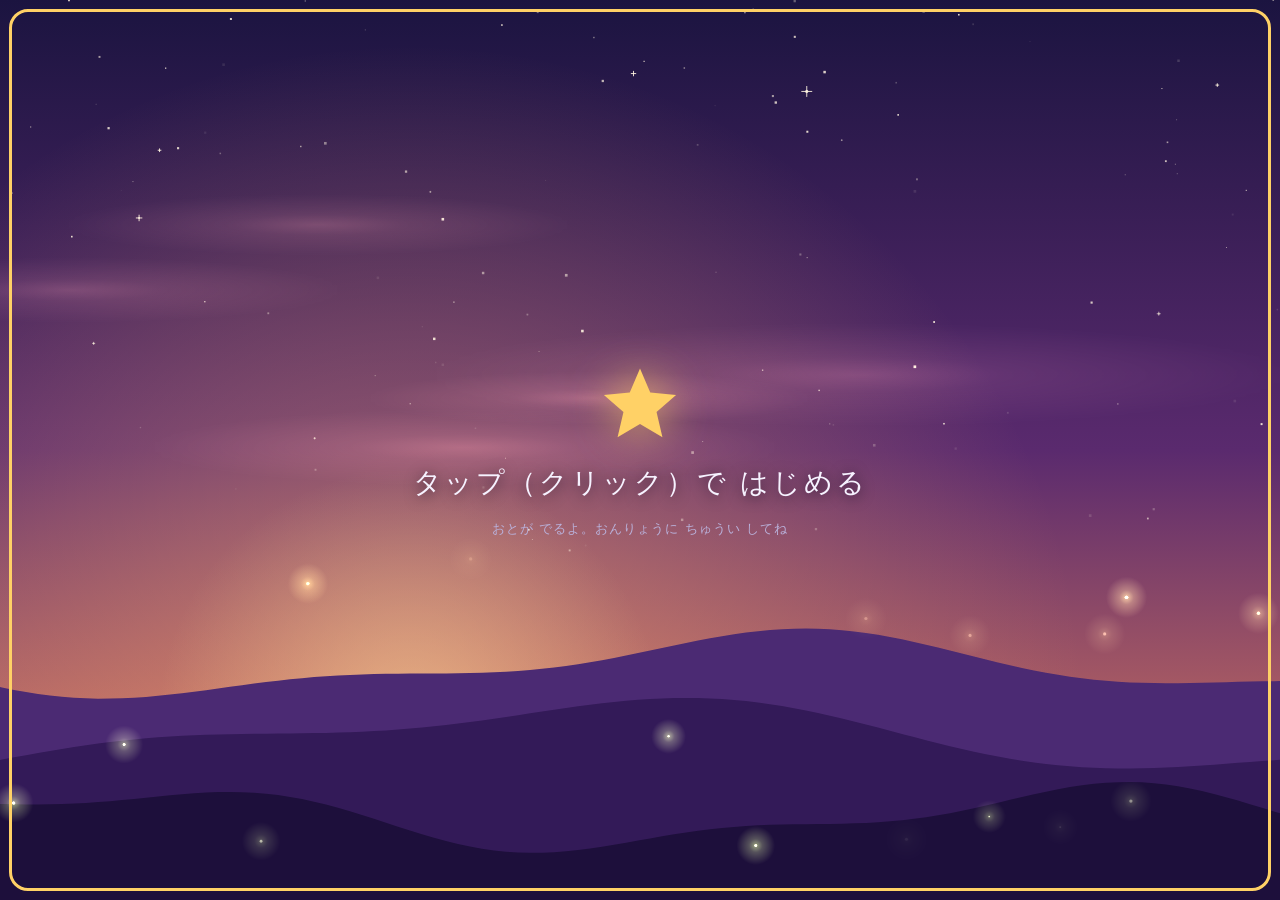
<file: index.html>
<!doctype html>
<html lang="ja">
<head>
  <meta charset="utf-8">
  <meta name="viewport" content="width=device-width, initial-scale=1, viewport-fit=cover">
  <meta name="theme-color" content="#120d2e">
  <meta name="description" content="かたむけて、ほしのこを おうちへ。かたむけ式パズルゲーム「ほしのオルゴール」">
  <title>ほしのオルゴール</title>
  <link rel="icon" href="data:image/svg+xml,%3Csvg xmlns='http://www.w3.org/2000/svg' viewBox='0 0 64 64'%3E%3Crect width='64' height='64' rx='14' fill='%23221650'/%3E%3Cpath d='M32 9l7 16 17 2-13 11 4 17-15-9-15 9 4-17L8 27l17-2z' fill='%23ffd166'/%3E%3C/svg%3E">
  <link rel="stylesheet" href="src/css/style.css">
</head>
<body>
  <!-- ゲームの絵（背景・盤面・演出）はすべてこのキャンバスに描く -->
  <canvas id="stage" aria-hidden="true"></canvas>

  <!-- 画面（DOM）。キャンバスの上に重ねる。文言は data-t 属性で src/js/data/text.js から差し込む -->
  <div id="ui">

    <!-- 起動画面: 音の自動再生制限を解除するため、最初に必ず1回操作してもらう -->
    <section id="screen-boot" class="screen" aria-label="はじまり">
      <button id="btn-boot" class="boot" type="button">
        <svg class="boot-star" viewBox="0 0 64 64" aria-hidden="true"><path d="M32 5l7.8 18.2 19.7 1.9-14.9 12.9 4.5 19.3L32 47.2 14.9 57.3l4.5-19.3L4.5 25.1l19.7-1.9z"/></svg>
        <span class="boot-tap" data-t="boot.tap"></span>
        <span class="boot-note" data-t="boot.note"></span>
      </button>
    </section>

    <!-- タイトル -->
    <section id="screen-title" class="screen" aria-label="タイトル">
      <div class="title-block">
        <p class="title-eyebrow" data-t="titleScreen.eyebrow"></p>
        <h1 class="logo" data-t="title"></h1>
        <p class="subtitle" data-t="subtitle"></p>
      </div>
      <nav class="menu title-menu" id="title-menu" aria-label="メインメニュー">
        <button class="btn btn-primary btn-wide" id="btn-start" type="button" data-t="titleScreen.start"></button>
        <button class="btn btn-primary btn-wide" id="btn-continue" type="button" data-t="titleScreen.continueGame" hidden></button>
        <button class="btn btn-wide" id="btn-select" type="button" data-t="titleScreen.select"></button>
        <button class="btn btn-wide" id="btn-help" type="button" data-t="titleScreen.help"></button>
        <button class="btn btn-wide" id="btn-settings" type="button" data-t="titleScreen.settings"></button>
        <button class="btn btn-wide" id="btn-ending" type="button" data-t="titleScreen.ending" hidden></button>
      </nav>
      <p class="title-foot" data-t="titleScreen.foot"></p>
    </section>

    <!-- ステージ選択 -->
    <section id="screen-select" class="screen" aria-label="ステージえらび">
      <header class="sel-top">
        <button class="btn btn-icon" id="sel-back" type="button" aria-label="もどる">
          <svg viewBox="0 0 24 24" aria-hidden="true"><path d="M15 5l-7 7 7 7"/></svg>
        </button>
        <h2 class="sel-title" data-t="select.title"></h2>
        <div class="sel-total" aria-live="polite">
          <svg class="star-icon" viewBox="0 0 24 24" aria-hidden="true"><path d="M12 2l2.9 6.6 7.1.7-5.4 4.8 1.6 7L12 17.3 5.8 21.1l1.6-7L2 9.3l7.1-.7z"/></svg>
          <b id="sel-stars">0</b><span id="sel-stars-max">/ 90</span>
        </div>
      </header>
      <div class="world-tabs" id="world-tabs" role="tablist" aria-label="ワールド"></div>
      <div class="world-info">
        <h3 id="world-name"></h3>
        <p id="world-story"></p>
      </div>
      <div class="stage-grid" id="stage-grid"></div>
    </section>

    <!-- プレイ（HUD） -->
    <section id="screen-play" class="screen" aria-label="プレイ画面">
      <header class="hud-top">
        <button class="btn btn-icon" id="btn-menu" type="button" aria-label="メニュー">
          <svg viewBox="0 0 24 24" aria-hidden="true"><path d="M4 7h16M4 12h16M4 17h16" /></svg>
        </button>
        <div class="hud-title">
          <span class="hud-stage" id="hud-stage">1-1</span>
          <span class="hud-name" id="hud-name"></span>
        </div>
        <div class="hud-moves" aria-live="polite">
          <span class="label" data-t="hud.moves"></span><b id="hud-moves">0</b>
          <span class="sep">/</span>
          <span class="label" data-t="hud.par"></span><b id="hud-par">0</b>
        </div>
      </header>

      <p class="hud-hint" id="hud-hint" hidden></p>

      <footer class="hud-bottom">
        <button class="btn" id="btn-undo" type="button">
          <svg viewBox="0 0 24 24" aria-hidden="true"><path d="M9 14L4 9l5-5" /><path d="M4 9h10.5a5.5 5.5 0 0 1 0 11H11" /></svg>
          <span data-t="hud.undo"></span>
        </button>
        <button class="btn" id="btn-reset" type="button">
          <svg viewBox="0 0 24 24" aria-hidden="true"><path d="M20 12a8 8 0 1 1-2.6-5.9" /><path d="M20 4v5h-5" /></svg>
          <span data-t="hud.reset"></span>
        </button>
        <button class="btn" id="btn-hint" type="button">
          <svg viewBox="0 0 24 24" aria-hidden="true"><path d="M12 3l2.6 5.6 6 .8-4.4 4.2 1.1 6-5.3-3-5.3 3 1.1-6L3.4 9.4l6-.8z" /></svg>
          <span data-t="hud.hint"></span>
        </button>
      </footer>
    </section>

    <!-- ワールドクリア -->
    <section id="screen-worldclear" class="screen" aria-label="ワールドクリア">
      <div class="center-block">
        <p class="wc-eyebrow" id="wc-world"></p>
        <h2 class="wc-title" data-t="worldClear.title"></h2>
        <p class="wc-stars">
          <svg class="star-icon" viewBox="0 0 24 24" aria-hidden="true"><path d="M12 2l2.9 6.6 7.1.7-5.4 4.8 1.6 7L12 17.3 5.8 21.1l1.6-7L2 9.3l7.1-.7z"/></svg>
          <span data-t="worldClear.stars"></span> <b id="wc-star-count"></b>
        </p>
        <p class="wc-line" id="wc-line"></p>
        <button class="btn btn-primary btn-wide" id="wc-next" type="button" data-t="worldClear.next"></button>
      </div>
    </section>

    <!-- エンディング -->
    <section id="screen-ending" class="screen" aria-label="エンディング">
      <div class="ending-text" id="ending-text" aria-live="polite"></div>
      <div class="ending-end" id="ending-end">
        <p class="ending-fin" data-t="ending.fin"></p>
        <p class="ending-credit" data-t="ending.credit"></p>
        <dl class="ending-stats">
          <div><dt data-t="ending.stats.stars"></dt><dd id="end-stars"></dd></div>
          <div><dt data-t="ending.stats.moves"></dt><dd id="end-moves"></dd></div>
          <div><dt data-t="ending.stats.time"></dt><dd id="end-time"></dd></div>
        </dl>
        <button class="btn btn-primary btn-wide" id="ending-title" type="button" data-t="ending.toTitle"></button>
      </div>
    </section>

    <!-- ポーズ -->
    <div id="overlay-pause" class="overlay" role="dialog" aria-modal="true" aria-labelledby="pause-title">
      <div class="panel panel-menu">
        <h2 id="pause-title" data-t="pause.title"></h2>
        <div class="menu">
          <button class="btn btn-primary btn-wide" id="pause-resume" type="button" data-t="pause.resume"></button>
          <button class="btn btn-wide" id="pause-restart" type="button" data-t="pause.restart"></button>
          <button class="btn btn-wide" id="pause-help" type="button" data-t="pause.help"></button>
          <button class="btn btn-wide" id="pause-settings" type="button" data-t="pause.settings"></button>
          <button class="btn btn-wide" id="pause-select" type="button" data-t="pause.select"></button>
          <button class="btn btn-wide" id="pause-title-btn" type="button" data-t="pause.title2"></button>
        </div>
      </div>
    </div>

    <!-- ステージクリア -->
    <div id="overlay-clear" class="overlay overlay-clear" role="dialog" aria-modal="true" aria-labelledby="clear-title">
      <div class="panel panel-clear">
        <p class="clear-stage" id="clear-stage"></p>
        <h2 id="clear-title" data-t="clear.title"></h2>
        <div class="clear-stars" id="clear-stars" aria-live="polite">
          <svg class="big-star" viewBox="0 0 24 24" aria-hidden="true"><path d="M12 2l2.9 6.6 7.1.7-5.4 4.8 1.6 7L12 17.3 5.8 21.1l1.6-7L2 9.3l7.1-.7z"/></svg>
          <svg class="big-star" viewBox="0 0 24 24" aria-hidden="true"><path d="M12 2l2.9 6.6 7.1.7-5.4 4.8 1.6 7L12 17.3 5.8 21.1l1.6-7L2 9.3l7.1-.7z"/></svg>
          <svg class="big-star" viewBox="0 0 24 24" aria-hidden="true"><path d="M12 2l2.9 6.6 7.1.7-5.4 4.8 1.6 7L12 17.3 5.8 21.1l1.6-7L2 9.3l7.1-.7z"/></svg>
        </div>
        <p class="clear-moves">
          <span data-t="clear.moves"></span><b id="clear-moves">0</b>
          <span class="sep">/</span>
          <span data-t="clear.par"></span><b id="clear-par">0</b>
        </p>
        <p class="clear-msg" id="clear-msg"></p>
        <p class="clear-badge" id="clear-badge" hidden></p>
        <div class="clear-actions">
          <button class="btn btn-primary" id="clear-next" type="button" data-t="clear.next"></button>
          <button class="btn" id="clear-retry" type="button" data-t="clear.retry"></button>
          <button class="btn" id="clear-select" type="button" data-t="clear.select"></button>
        </div>
      </div>
    </div>

    <!-- せってい -->
    <div id="overlay-settings" class="overlay" role="dialog" aria-modal="true" aria-labelledby="settings-title">
      <div class="panel panel-settings">
        <h2 id="settings-title" data-t="settings.title"></h2>
        <div class="settings-list">
          <label class="row"><span data-t="settings.bgm"></span><input type="range" id="set-bgm" min="0" max="100" step="5"><output id="out-bgm"></output></label>
          <label class="row"><span data-t="settings.sfx"></span><input type="range" id="set-sfx" min="0" max="100" step="5"><output id="out-sfx"></output></label>
          <label class="row"><span data-t="settings.amb"></span><input type="range" id="set-amb" min="0" max="100" step="5"><output id="out-amb"></output></label>
          <label class="row check"><input type="checkbox" id="set-muted"><span class="check-ui" aria-hidden="true"></span><span data-t="settings.muted"></span></label>
          <label class="row check"><input type="checkbox" id="set-reduced"><span class="check-ui" aria-hidden="true"></span><span data-t="settings.reduced"></span></label>
          <label class="row check"><input type="checkbox" id="set-marks"><span class="check-ui" aria-hidden="true"></span><span data-t="settings.marks"></span></label>
        </div>
        <div class="panel-actions">
          <button class="btn btn-danger" id="set-erase" type="button" data-t="settings.erase"></button>
          <button class="btn btn-primary" id="set-close" type="button" data-t="settings.close"></button>
        </div>
      </div>
    </div>

    <!-- あそびかた -->
    <div id="overlay-help" class="overlay" role="dialog" aria-modal="true" aria-labelledby="help-title">
      <div class="panel panel-help">
        <h2 id="help-title" data-t="help.title"></h2>
        <div class="help-body" id="help-body"></div>
        <div class="panel-actions">
          <button class="btn btn-primary" id="help-close" type="button" data-t="help.close"></button>
        </div>
      </div>
    </div>

    <!-- 確認ダイアログ -->
    <div id="overlay-confirm" class="overlay" role="alertdialog" aria-modal="true" aria-labelledby="confirm-title" aria-describedby="confirm-body">
      <div class="panel panel-confirm">
        <h2 id="confirm-title"></h2>
        <p id="confirm-body"></p>
        <div class="panel-actions">
          <button class="btn btn-primary" id="confirm-no" type="button"></button>
          <button class="btn btn-danger" id="confirm-yes" type="button"></button>
        </div>
      </div>
    </div>

    <div id="toast" class="toast" role="status" aria-live="polite"></div>
  </div>

  <noscript><p style="color:#fff;padding:2em">このゲームは JavaScript を使います。ブラウザの設定で JavaScript を有効にしてください。</p></noscript>

  <!-- 読み込み順は managements/project/tech-design.md §2.1 に従う（ES Modules は file:// で使えないため使わない） -->
  <script src="src/js/core/rng.js"></script>
  <script src="src/js/core/util.js"></script>
  <script src="src/js/core/engine.js"></script>
  <script src="src/js/core/solver.js"></script>
  <script src="src/js/data/text.js"></script>
  <script src="src/js/data/worlds.js"></script>
  <script src="src/js/data/levels.js"></script>
  <script src="src/js/audio/audio.js"></script>
  <script src="src/js/audio/sound.js"></script>
  <script src="src/js/audio/songs.js"></script>
  <script src="src/js/audio/voices.js"></script>
  <script src="src/js/audio/sfx.js"></script>
  <script src="src/js/audio/ambience.js"></script>
  <script src="src/js/audio/music.js"></script>
  <script src="src/js/audio/director.js"></script>
  <script src="src/js/render/canvas.js"></script>
  <script src="src/js/render/particles.js"></script>
  <script src="src/js/render/sprites.js"></script>
  <script src="src/js/render/background.js"></script>
  <script src="src/js/render/board-view.js"></script>
  <script src="src/js/render/scenes.js"></script>
  <script src="src/js/game/session.js"></script>
  <script src="src/js/game/save.js"></script>
  <script src="src/js/game/input.js"></script>
  <script src="src/js/game/ui.js"></script>
  <script src="src/js/game/app.js"></script>
  <script src="src/js/main.js"></script>
</body>
</html>
</file>
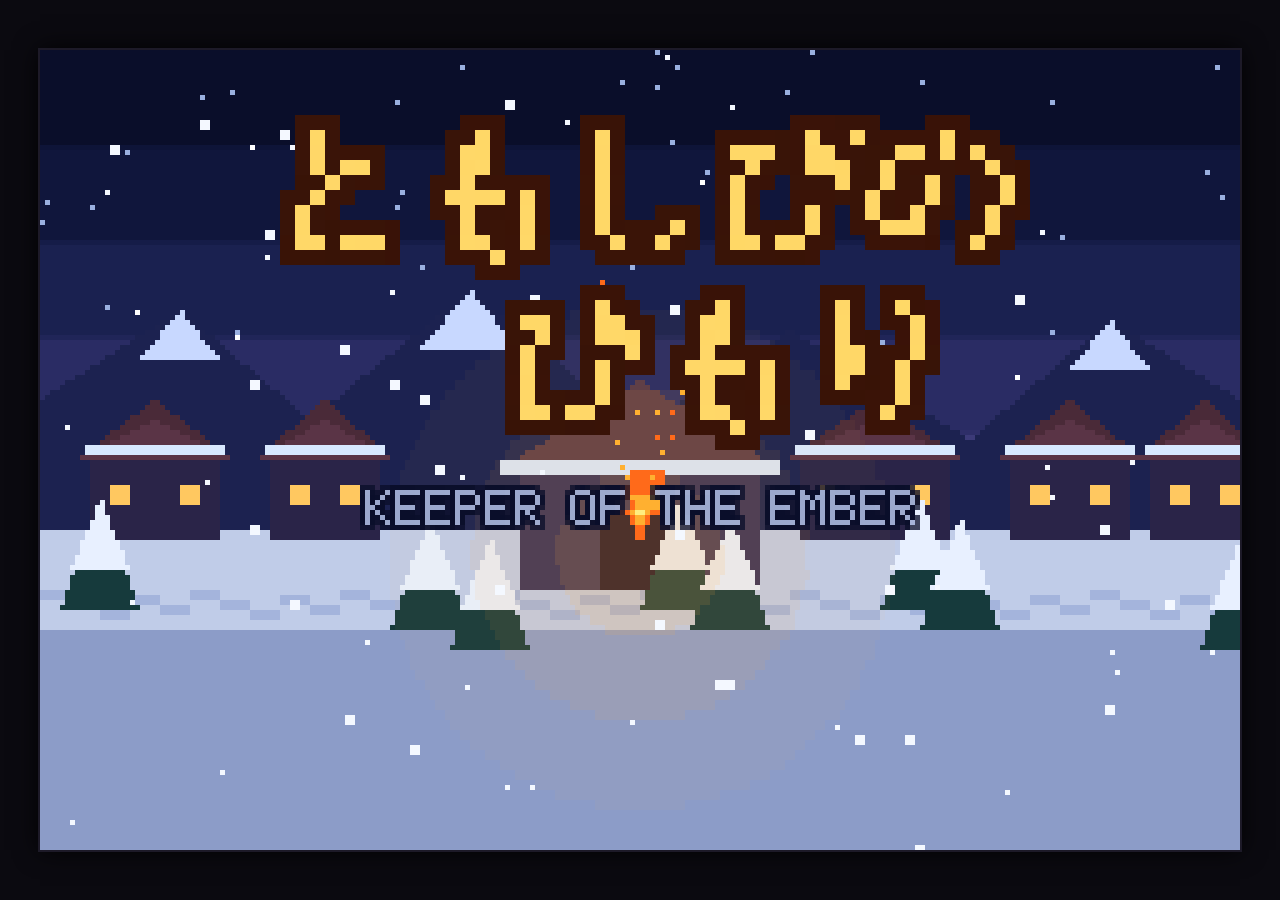
<file: lightfire/index.html>
<!DOCTYPE html>
<html lang="ja">
<head>
<meta charset="utf-8">
<meta name="viewport" content="width=device-width,initial-scale=1,maximum-scale=1,user-scalable=no,viewport-fit=cover">
<meta name="mobile-web-app-capable" content="yes">
<meta name="apple-mobile-web-app-capable" content="yes">
<meta name="theme-color" content="#0b0a10">
<title>ともしびの ひもり</title>
<link rel="stylesheet" href="css/style.css">
</head>
<body>
<div id="device">
  <div id="screenwrap"><canvas id="screen" width="240" height="160"></canvas></div>
  <div id="pad"></div>
</div>
<noscript><div id="noscript">JavaScript を ゆうこうに してください。</div></noscript>

<!-- 注意: ES Modules は使用しない。file:// で動作させるため、すべて通常の script で順に読み込む -->
<!-- core -->
<script src="js/core/util.js"></script>
<script src="js/core/input.js"></script>
<script src="js/core/font_data.js"></script>
<script src="js/core/font.js"></script>
<script src="js/core/audio.js"></script>
<script src="js/data/music.js"></script>
<script src="js/core/gfx_tiles.js"></script>
<script src="js/core/gfx_sprites.js"></script>
<script src="js/core/gfx_monsters.js"></script>
<script src="js/core/scene.js"></script>
<script src="js/core/save.js"></script>
<script src="js/core/ui.js"></script>
<script src="js/data/db.js"></script>
<script src="js/data/npcs.js"></script>
<script src="js/data/helpers.js"></script>
<script src="js/core/mapkit.js"></script>
<script src="js/core/maps.js"></script>
<script src="js/core/field.js"></script>
<script src="js/core/script.js"></script>
<script src="js/core/battle.js"></script>
<script src="js/core/menu.js"></script>
<script src="js/core/title.js"></script>

<!-- マップ（1マップ1ディレクトリ。base を先に、part は後に読み込む） -->
<!--MAPS-->
<script src="maps/kotori_home/base.js"></script>
<script src="maps/kotori_home/part_prologue.js"></script>
<script src="maps/kotori_home/part_after.js"></script>
<script src="maps/kotori/base.js"></script>
<script src="maps/kotori/part_prologue.js"></script>
<script src="maps/kotori/part_ch1.js"></script>
<script src="maps/kotori/part_after.js"></script>
<script src="maps/kotori_elder/base.js"></script>
<script src="maps/kotori_kota/base.js"></script>
<script src="maps/kotori_shop/base.js"></script>
<script src="maps/kotori_shrine/base.js"></script>
<script src="maps/forest/base.js"></script>
<script src="maps/cave1_a/base.js"></script>
<script src="maps/cave1_a/part_solved.js"></script>
<script src="maps/cave1_b/base.js"></script>
<script src="maps/cave1_b/part_solved.js"></script>
<script src="maps/cave1_c/base.js"></script>
<script src="maps/cave1_c/part_solved.js"></script>
<script src="maps/cave1_boss/base.js"></script>
<script src="maps/cave1_boss/part_after.js"></script>
<script src="maps/world/base.js"></script>
<script src="maps/world/part_open.js"></script>
<script src="maps/nagi/base.js"></script>
<script src="maps/nagi/part_ch2.js"></script>
<script src="maps/nagi/part_ch3.js"></script>
<script src="maps/nagi_shop/base.js"></script>
<script src="maps/nagi_tavern/base.js"></script>
<script src="maps/nagi_house/base.js"></script>
<script src="maps/nagi/part_welcome.js"></script>
<script src="maps/lighthouse_1/base.js"></script>
<script src="maps/lighthouse_1/part_solved.js"></script>
<script src="maps/lighthouse_2/base.js"></script>
<script src="maps/lighthouse_2/part_solved.js"></script>
<script src="maps/lighthouse_3/base.js"></script>
<script src="maps/lighthouse_3/part_solved.js"></script>
<script src="maps/lighthouse_top/base.js"></script>
<script src="maps/fubuki/base.js"></script>
<script src="maps/fubuki/part_ch3.js"></script>
<script src="maps/fubuki/part_welcome.js"></script>
<script src="maps/fubuki_shop/base.js"></script>
<script src="maps/fubuki_house/base.js"></script>
<script src="maps/icecave_a/base.js"></script>
<script src="maps/icecave_a/part_solved.js"></script>
<script src="maps/icecave_b/base.js"></script>
<script src="maps/icecave_b/part_solved.js"></script>
<script src="maps/icecave_boss/base.js"></script>
<script src="maps/kazan/base.js"></script>
<script src="maps/kazan/part_ch4.js"></script>
<script src="maps/kazan_forge/base.js"></script>
<script src="maps/kazan_inn/base.js"></script>
<script src="maps/volc_a/base.js"></script>
<script src="maps/volc_a/part_solved.js"></script>
<script src="maps/volc_b/base.js"></script>
<script src="maps/volc_b/part_solved.js"></script>
<script src="maps/volc_boss/base.js"></script>
<script src="maps/tower_1/base.js"></script>
<script src="maps/tower_2/base.js"></script>
<script src="maps/tower_2/part_solved.js"></script>
<script src="maps/tower_3/base.js"></script>
<script src="maps/tower_3/part_solved.js"></script>
<script src="maps/tower_top/base.js"></script>
<script src="maps/kotori/part_final.js"></script>
<script src="maps/kotori/part_clear.js"></script>
<script src="maps/kotori_shrine/part_secret.js"></script>
<script src="maps/forest/part_spring.js"></script>
<script src="maps/fubuki/part_spring.js"></script>
<script src="maps/garden/base.js"></script>
<script src="maps/ruins_a/base.js"></script>
<script src="maps/ruins_a/part_solved.js"></script>
<script src="maps/ruins_boss/base.js"></script>
<!--/MAPS-->

<script src="js/main.js"></script>
</body>
</html>
</file>
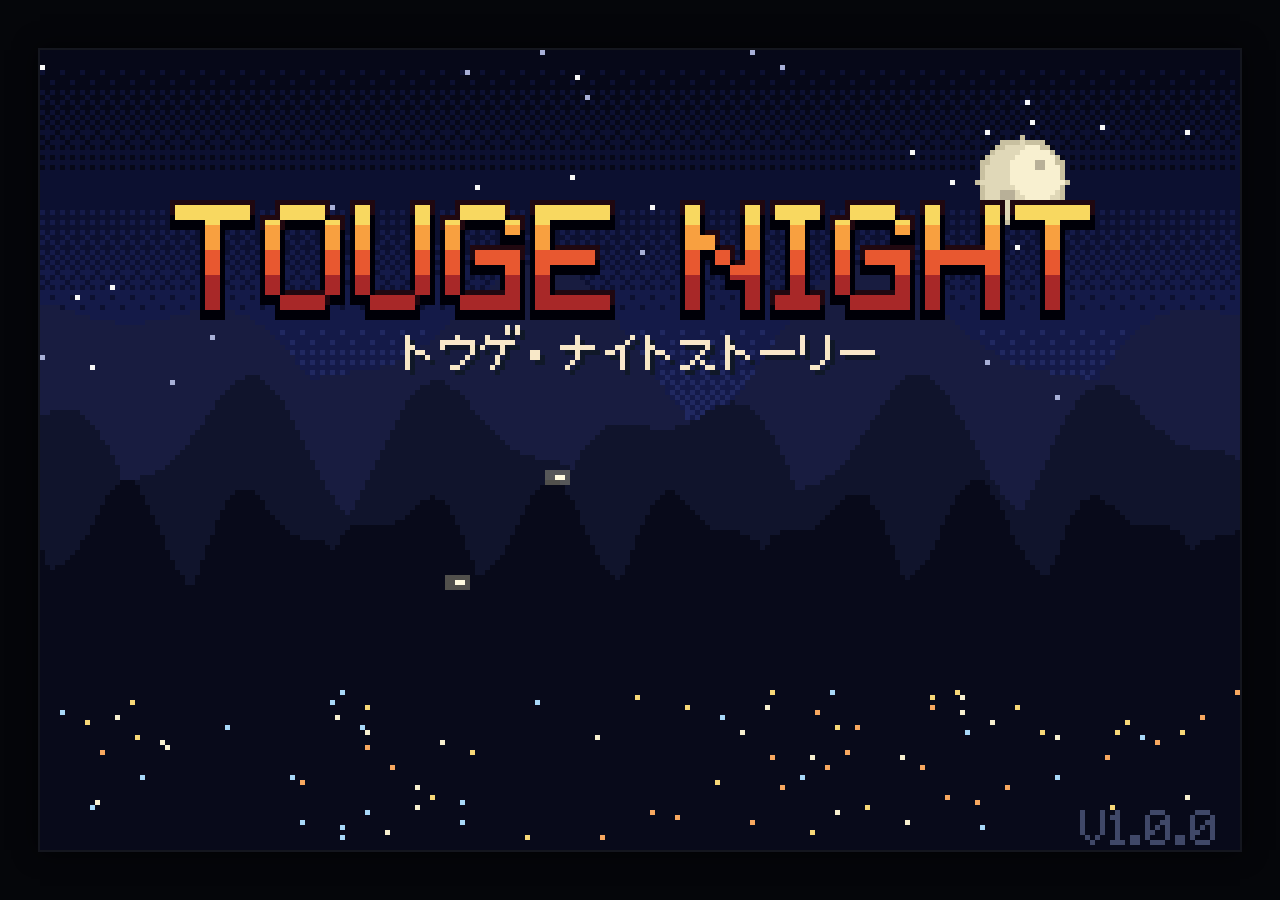
<file: race_rpg/index.html>
<!doctype html>
<html lang="ja">
<head>
<meta charset="utf-8">
<meta name="viewport" content="width=device-width, initial-scale=1, maximum-scale=1, user-scalable=no, viewport-fit=cover">
<meta name="apple-mobile-web-app-capable" content="yes">
<meta name="mobile-web-app-capable" content="yes">
<meta name="theme-color" content="#05060a">
<title>トウゲ・ナイトストーリー</title>
<link rel="stylesheet" href="css/style.css">
</head>
<body>
<div id="app"><canvas id="screen" width="240" height="160"></canvas></div>
<div id="err"></div>
<!-- 読み込み順が依存関係。ES Modules は使わない（file:// で動かすため）。
     新しいファイルを足したらここに追加し、node tools/check.js で漏れを確認する -->
<!-- core -->
<script src="js/core/rr.js"></script>
<script src="js/core/input.js"></script>
<script src="js/core/game.js"></script>
<script src="js/core/debug.js"></script>
<script src="js/core/font.js"></script>
<script src="js/core/save.js"></script>
<script src="js/core/audio.js"></script>
<script src="js/ui/ui.js"></script>
<!-- gfx -->
<script src="js/gfx/paint.js"></script>
<script src="js/gfx/people.js"></script>
<script src="js/gfx/cars.js"></script>
<!-- field -->
<script src="js/field/tiles.js"></script>
<script src="js/field/props.js"></script>
<script src="js/field/maps.js"></script>
<script src="js/field/field.js"></script>
<script src="js/field/script.js"></script>
<!-- data -->
<script src="js/data/looks.js"></script>
<script src="js/data/courses.js"></script>
<!-- race -->
<script src="js/race/course.js"></script>
<script src="js/race/physics.js"></script>
<script src="js/race/ai.js"></script>
<script src="js/race/render.js"></script>
<script src="js/race/hud.js"></script>
<script src="js/race/race.js"></script>
<!-- data (物理に依存) -->
<script src="js/data/parts.js"></script>
<script src="js/data/cars.js"></script>
<script src="js/data/inventory.js"></script>
<script src="js/data/rivals.js"></script>
<script src="js/data/foods.js"></script>
<script src="js/data/furniture.js"></script>
<script src="js/data/music.js"></script>
<!-- systems -->
<script src="js/systems/menu.js"></script>
<script src="js/systems/garage.js"></script>
<script src="js/systems/shop.js"></script>
<script src="js/systems/decorate.js"></script>
<script src="js/systems/minigames.js"></script>
<!-- scenes -->
<script src="js/scenes/title.js"></script>
<script src="js/scenes/demo.js"></script>
<script src="js/scenes/ending.js"></script>
<!-- maps: 1マップ = 1ディレクトリ。layout が地形、その他は進行度別のレイヤー -->
<script src="js/maps/kit.js"></script>
<script src="js/maps/story.js"></script>
<script src="js/maps/town/layout.js"></script>
<script src="js/maps/town/base.js"></script>
<script src="js/maps/town/ch0.js"></script>
<script src="js/maps/town/free.js"></script>
<script src="js/maps/town/ch2.js"></script>
<script src="js/maps/town/ch3.js"></script>
<script src="js/maps/town/ch4.js"></script>
<script src="js/maps/town/oldroad_gate.js"></script>
<script src="js/maps/town/post.js"></script>
<script src="js/maps/home/layout.js"></script>
<script src="js/maps/home/furniture.js"></script>
<script src="js/maps/garage/layout.js"></script>
<script src="js/maps/garage/base.js"></script>
<script src="js/maps/garage/ch0.js"></script>
<script src="js/maps/ramen/layout.js"></script>
<script src="js/maps/ramen/base.js"></script>
<script src="js/maps/cafe/layout.js"></script>
<script src="js/maps/cafe/base.js"></script>
<script src="js/maps/cafe/ch3.js"></script>
<script src="js/maps/konbini/layout.js"></script>
<script src="js/maps/konbini/base.js"></script>
<script src="js/maps/zakka/layout.js"></script>
<script src="js/maps/zakka/base.js"></script>
<script src="js/maps/parts/layout.js"></script>
<script src="js/maps/parts/base.js"></script>
<script src="js/maps/dealer/layout.js"></script>
<script src="js/maps/dealer/base.js"></script>
<script src="js/maps/gs/layout.js"></script>
<script src="js/maps/gs/base.js"></script>
<script src="js/maps/pass/layout.js"></script>
<script src="js/maps/pass/gates.js"></script>
<script src="js/maps/pa/layouts.js"></script>
<script src="js/maps/pa_tsuzura/base.js"></script>
<script src="js/maps/pa_tsuzura/ch1.js"></script>
<script src="js/maps/pa_tsuzura/after.js"></script>
<script src="js/maps/pa_hebi/base.js"></script>
<script src="js/maps/pa_hebi/ch2.js"></script>
<script src="js/maps/pa_hebi/after.js"></script>
<script src="js/maps/pa_kiri/base.js"></script>
<script src="js/maps/pa_kiri/ch3.js"></script>
<script src="js/maps/pa_kiri/after.js"></script>
<script src="js/maps/pa_yasha/base.js"></script>
<script src="js/maps/pa_yasha/ch4.js"></script>
<script src="js/maps/pa_yasha/post.js"></script>
<script src="js/maps/kyudo/layout.js"></script>
<script src="js/maps/kyudo/post.js"></script>
<!-- boot -->
<script src="js/main.js"></script>
</body>
</html>
</file>
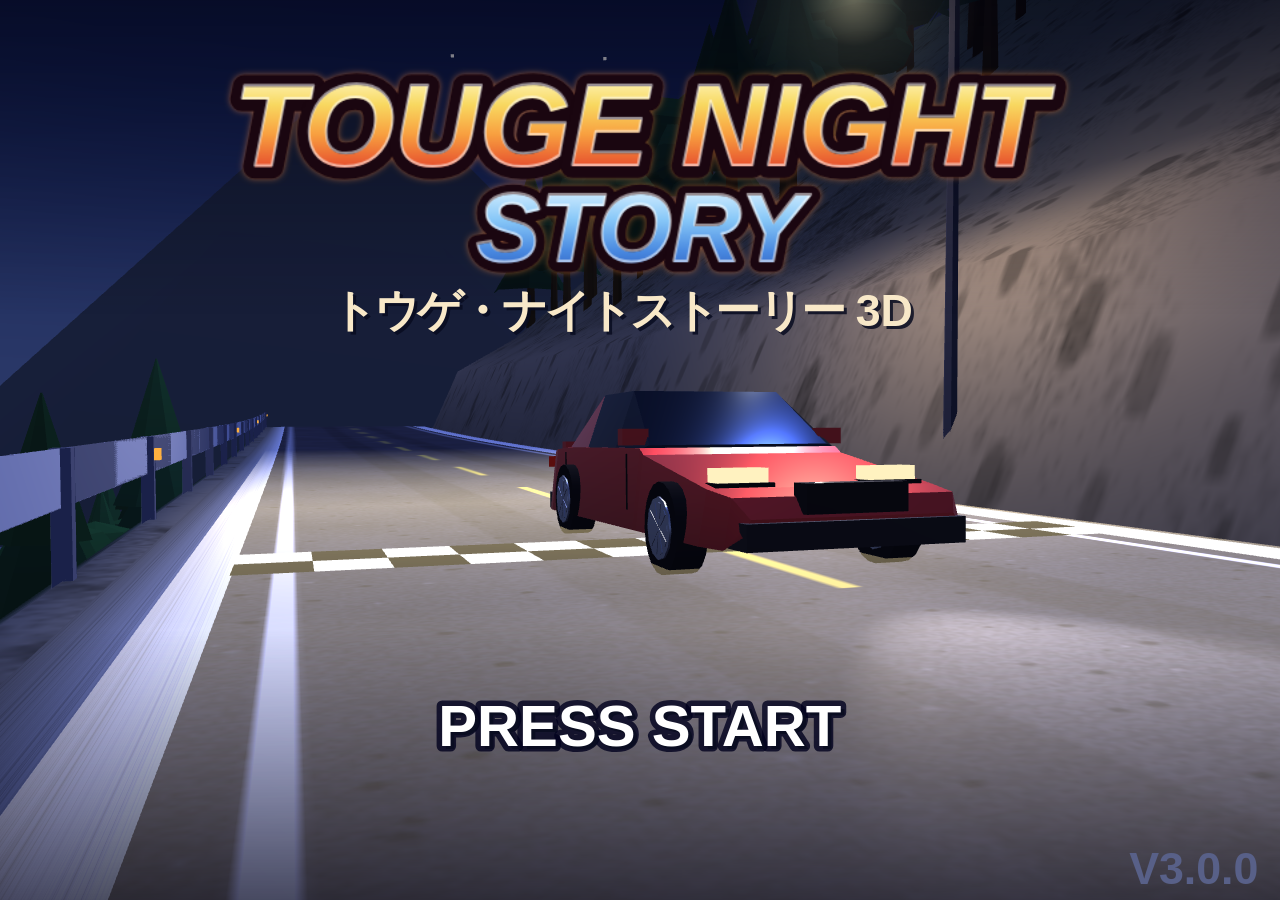
<file: race_rpg3d/index.html>
<!doctype html>
<html lang="ja">
<head>
<meta charset="utf-8">
<meta name="viewport" content="width=device-width, initial-scale=1, maximum-scale=1, user-scalable=no, viewport-fit=cover">
<meta name="apple-mobile-web-app-capable" content="yes">
<meta name="mobile-web-app-capable" content="yes">
<meta name="theme-color" content="#05060a">
<title>トウゲ・ナイトストーリー 3D</title>
<link rel="stylesheet" href="css/style.css">
</head>
<body>
<div id="app">
  <div id="stage"><canvas id="gl"></canvas><canvas id="ui"></canvas></div>
</div>
<div id="err"></div>
<!-- 読み込み順が依存関係。ES Modules は使わない（file:// で動かすため）。
     新しいファイルを足したらここに追加し、node tools/check.js で漏れを確認する -->
<!-- vendor: three.js r147 (UMD) -->
<script src="vendor/three/three.min.js"></script>
<!-- core -->
<script src="js/core/rr.js"></script>
<script src="js/core/input.js"></script>
<script src="js/core/game.js"></script>
<script src="js/core/debug.js"></script>
<script src="js/core/font.js"></script>
<script src="js/core/save.js"></script>
<script src="js/core/audio.js"></script>
<script src="js/ui/ui.js"></script>
<!-- gfx -->
<script src="js/gfx/paint.js"></script>
<!-- gfx3d -->
<script src="js/gfx3d/gl.js"></script>
<script src="js/gfx3d/gfx.js"></script>
<!-- field（定義） -->
<script src="js/field/tiles.js"></script>
<script src="js/field/props.js"></script>
<script src="js/field/maps.js"></script>
<script src="js/field/field.js"></script>
<script src="js/field/script.js"></script>
<script src="js/gfx3d/tiles3d.js"></script>
<script src="js/gfx3d/cars3d.js"></script>
<script src="js/gfx3d/people3d.js"></script>
<script src="js/gfx3d/props3d.js"></script>
<script src="js/gfx3d/buildings3d.js"></script>
<script src="js/gfx3d/field3d.js"></script>
<script src="js/gfx3d/sprites.js"></script>
<!-- data -->
<script src="js/data/looks.js"></script>
<script src="js/data/courses.js"></script>
<!-- race -->
<script src="js/race/course.js"></script>
<script src="js/race/physics.js"></script>
<script src="js/race/ai.js"></script>
<script src="js/race/race3d.js"></script>
<script src="js/race/hud.js"></script>
<script src="js/race/race.js"></script>
<!-- data (物理に依存) -->
<script src="js/data/parts.js"></script>
<script src="js/data/cars.js"></script>
<script src="js/data/inventory.js"></script>
<script src="js/data/rivals.js"></script>
<script src="js/data/foods.js"></script>
<script src="js/data/furniture.js"></script>
<script src="js/data/music.js"></script>
<!-- systems -->
<script src="js/systems/menu.js"></script>
<script src="js/systems/garage.js"></script>
<script src="js/systems/shop.js"></script>
<script src="js/systems/decorate.js"></script>
<script src="js/systems/minigames.js"></script>
<!-- scenes -->
<script src="js/scenes/title.js"></script>
<script src="js/scenes/demo.js"></script>
<script src="js/scenes/ending.js"></script>
<!-- maps: 1マップ = 1ディレクトリ。layout が地形、その他は進行度別のレイヤー -->
<script src="js/maps/kit.js"></script>
<script src="js/maps/story.js"></script>
<script src="js/maps/town/layout.js"></script>
<script src="js/maps/town/base.js"></script>
<script src="js/maps/town/ch0.js"></script>
<script src="js/maps/town/free.js"></script>
<script src="js/maps/town/ch2.js"></script>
<script src="js/maps/town/ch3.js"></script>
<script src="js/maps/town/ch4.js"></script>
<script src="js/maps/town/oldroad_gate.js"></script>
<script src="js/maps/town/post.js"></script>
<script src="js/maps/home/layout.js"></script>
<script src="js/maps/home/furniture.js"></script>
<script src="js/maps/garage/layout.js"></script>
<script src="js/maps/garage/base.js"></script>
<script src="js/maps/garage/ch0.js"></script>
<script src="js/maps/ramen/layout.js"></script>
<script src="js/maps/ramen/base.js"></script>
<script src="js/maps/cafe/layout.js"></script>
<script src="js/maps/cafe/base.js"></script>
<script src="js/maps/cafe/ch3.js"></script>
<script src="js/maps/konbini/layout.js"></script>
<script src="js/maps/konbini/base.js"></script>
<script src="js/maps/zakka/layout.js"></script>
<script src="js/maps/zakka/base.js"></script>
<script src="js/maps/parts/layout.js"></script>
<script src="js/maps/parts/base.js"></script>
<script src="js/maps/dealer/layout.js"></script>
<script src="js/maps/dealer/base.js"></script>
<script src="js/maps/gs/layout.js"></script>
<script src="js/maps/gs/base.js"></script>
<script src="js/maps/pass/layout.js"></script>
<script src="js/maps/pass/gates.js"></script>
<script src="js/maps/pa/layouts.js"></script>
<script src="js/maps/pa_tsuzura/base.js"></script>
<script src="js/maps/pa_tsuzura/ch1.js"></script>
<script src="js/maps/pa_tsuzura/after.js"></script>
<script src="js/maps/pa_hebi/base.js"></script>
<script src="js/maps/pa_hebi/ch2.js"></script>
<script src="js/maps/pa_hebi/after.js"></script>
<script src="js/maps/pa_kiri/base.js"></script>
<script src="js/maps/pa_kiri/ch3.js"></script>
<script src="js/maps/pa_kiri/after.js"></script>
<script src="js/maps/pa_yasha/base.js"></script>
<script src="js/maps/pa_yasha/ch4.js"></script>
<script src="js/maps/pa_yasha/post.js"></script>
<script src="js/maps/kyudo/layout.js"></script>
<script src="js/maps/kyudo/post.js"></script>
<!-- boot -->
<script src="js/main.js"></script>
</body>
</html>
</file>
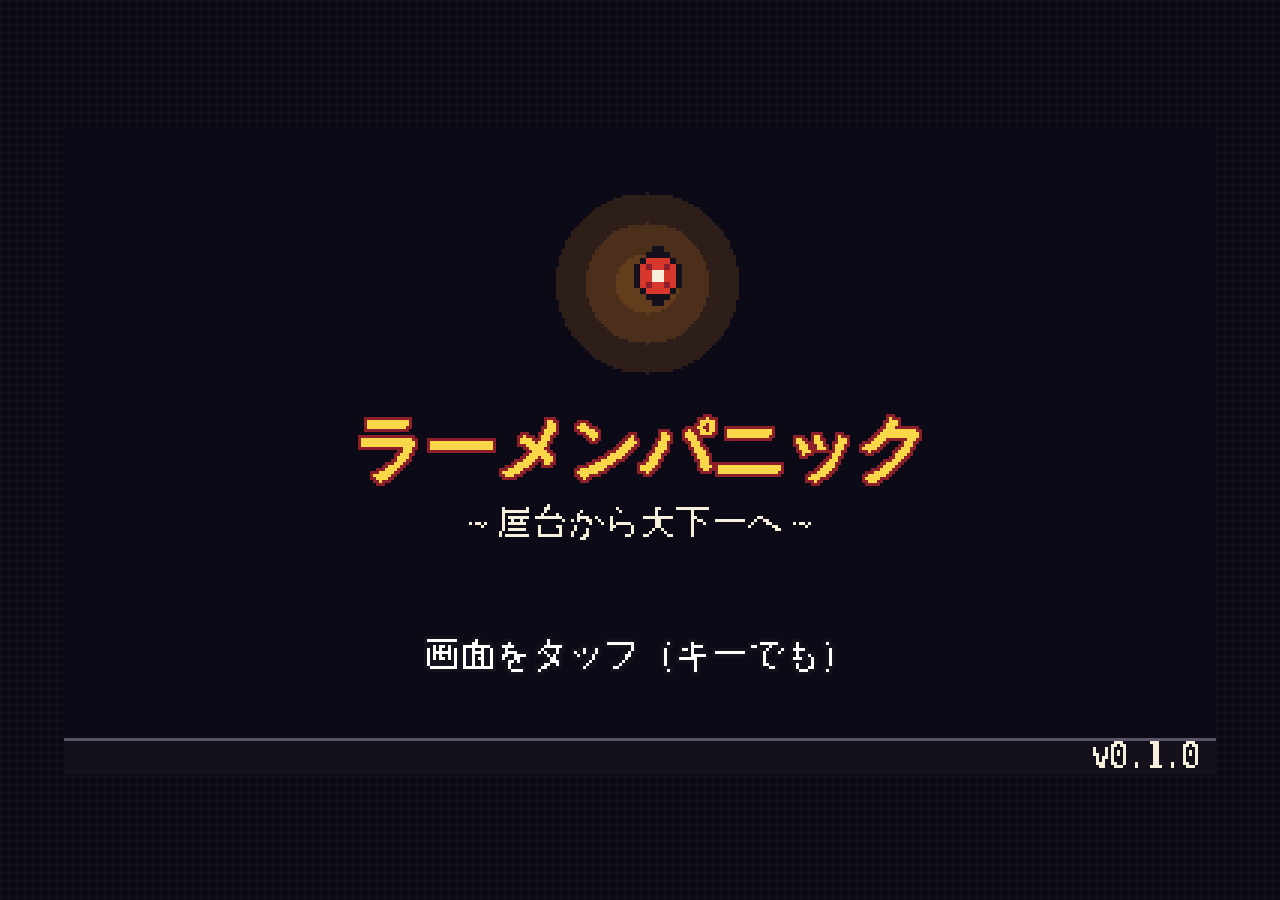
<file: ramen/index.html>
<!DOCTYPE html>
<html lang="ja">
<head>
<meta charset="utf-8">
<meta name="viewport" content="width=device-width,initial-scale=1,maximum-scale=1,user-scalable=no,viewport-fit=cover">
<meta name="mobile-web-app-capable" content="yes">
<meta name="apple-mobile-web-app-capable" content="yes">
<meta name="theme-color" content="#14101c">
<title>ラーメンパニック ～屋台から天下一へ～</title>
<link rel="stylesheet" href="css/style.css">
</head>
<body>
<div id="stage"><canvas id="screen" width="384" height="216"></canvas></div>
<div id="rotate"><div>画面を横向きにしてください<br><span>ラーメンパニックは横画面で遊びます</span></div></div>
<noscript>JavaScriptを有効にしてください。</noscript>

<!-- ES Modules は使わない。file:// で動かすため通常の script を順に読み込む。順序がここの正本。 -->
<!-- core -->
<script src="js/core/namespace.js"></script>
<script src="js/core/util.js"></script>
<script src="js/core/rng.js"></script>
<script src="js/data/palette.js"></script>
<script src="js/core/gfx.js"></script>
<script src="js/core/text.js"></script>
<script src="js/core/input.js"></script>
<script src="js/core/fx.js"></script>
<script src="js/core/scene.js"></script>
<script src="js/core/ui.js"></script>
<script src="js/core/storage.js"></script>
<script src="js/core/audio.js"></script>
<script src="js/core/music.js"></script>
<!-- data -->
<script src="js/data/menu.js"></script>
<script src="js/data/tiers.js"></script>
<script src="js/data/customers.js"></script>
<script src="js/data/items.js"></script>
<script src="js/data/tuning.js"></script>
<script src="js/data/songs.js"></script>
<script src="js/data/achievements.js"></script>
<script src="js/data/texts.js"></script>
<script src="js/data/sprites.js"></script>
<!-- game -->
<script src="js/game/state.js"></script>
<script src="js/game/service_core.js"></script>
<script src="js/game/custart.js"></script>
<script src="js/game/background.js"></script>
<script src="js/game/service.js"></script>
<script src="js/game/result.js"></script>
<script src="js/game/morning.js"></script>
<script src="js/game/shop.js"></script>
<script src="js/game/move.js"></script>
<script src="js/game/menus.js"></script>
<script src="js/game/title.js"></script>
<script src="js/game/ending.js"></script>
<script src="js/game/sheet.js"></script>
<script src="js/game/boot.js"></script>
<!-- dev（開発用ボット。製品版パッケージでは除外） -->
<script src="js/dev/bot.js"></script>
<!-- main -->
<script src="js/main.js"></script>
</body>
</html>
</file>
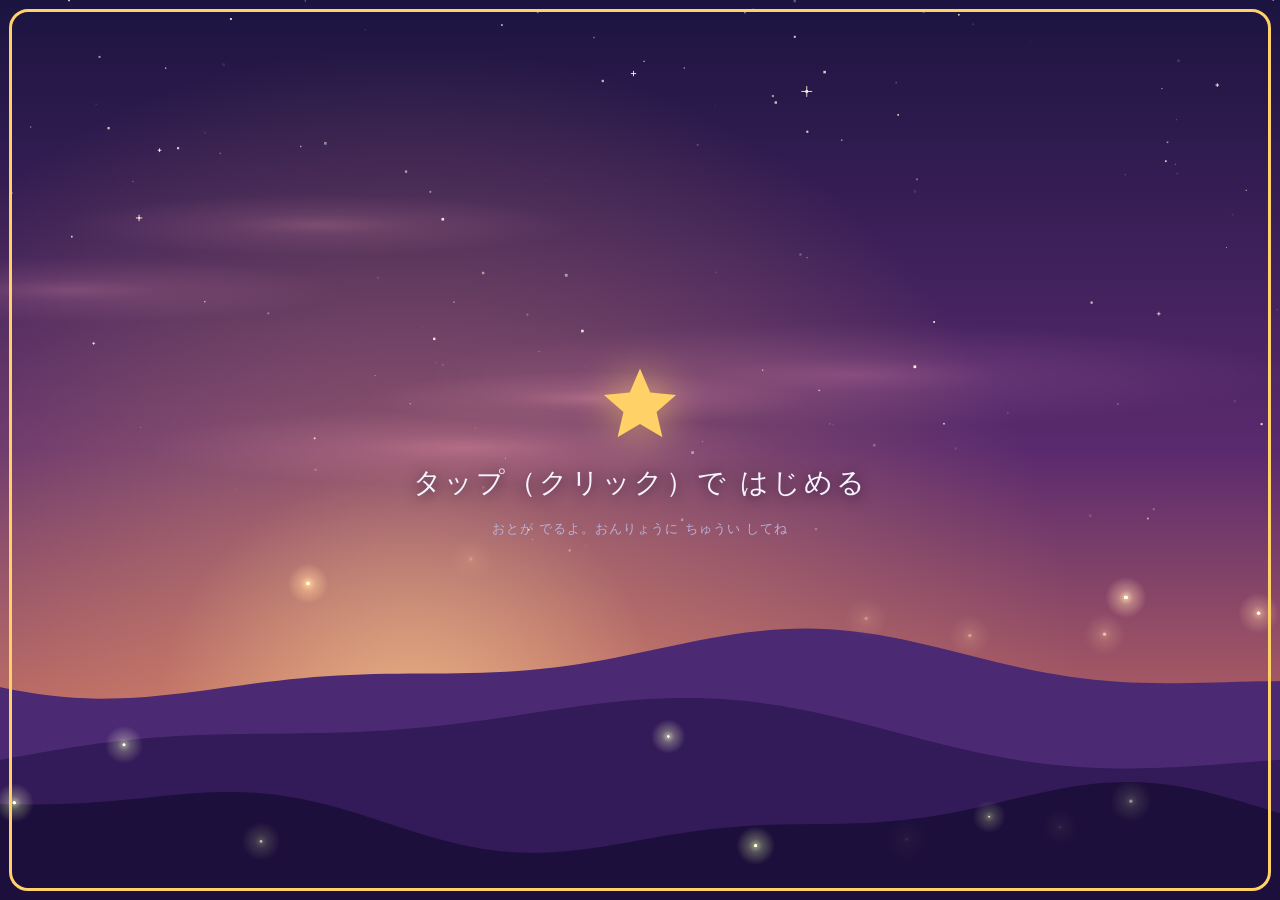
<file: star.v2/index.html>
<!doctype html>
<html lang="ja">
<head>
  <meta charset="utf-8">
  <meta name="viewport" content="width=device-width, initial-scale=1, viewport-fit=cover">
  <meta name="theme-color" content="#120d2e">
  <meta name="description" content="かたむけて、ほしのこを おうちへ。かたむけ式パズルゲーム「ほしのオルゴール」">
  <title>ほしのオルゴール</title>
  <link rel="icon" href="data:image/svg+xml,%3Csvg xmlns='http://www.w3.org/2000/svg' viewBox='0 0 64 64'%3E%3Crect width='64' height='64' rx='14' fill='%23221650'/%3E%3Cpath d='M32 9l7 16 17 2-13 11 4 17-15-9-15 9 4-17L8 27l17-2z' fill='%23ffd166'/%3E%3C/svg%3E">
  <link rel="stylesheet" href="src/css/style.css">
</head>
<body>
  <!-- ゲームの絵（背景・盤面・演出）はすべてこのキャンバスに描く -->
  <canvas id="stage" aria-hidden="true"></canvas>

  <!-- 画面（DOM）。キャンバスの上に重ねる。文言は data-t 属性で src/js/data/text.js から差し込む -->
  <div id="ui">

    <!-- 起動画面: 音の自動再生制限を解除するため、最初に必ず1回操作してもらう -->
    <section id="screen-boot" class="screen" aria-label="はじまり">
      <button id="btn-boot" class="boot" type="button">
        <svg class="boot-star" viewBox="0 0 64 64" aria-hidden="true"><path d="M32 5l7.8 18.2 19.7 1.9-14.9 12.9 4.5 19.3L32 47.2 14.9 57.3l4.5-19.3L4.5 25.1l19.7-1.9z"/></svg>
        <span class="boot-tap" data-t="boot.tap"></span>
        <span class="boot-note" data-t="boot.note"></span>
      </button>
    </section>

    <!-- タイトル -->
    <section id="screen-title" class="screen" aria-label="タイトル">
      <div class="title-block">
        <p class="title-eyebrow" data-t="titleScreen.eyebrow"></p>
        <h1 class="logo" data-t="title"></h1>
        <p class="subtitle" data-t="subtitle"></p>
      </div>
      <nav class="menu title-menu" id="title-menu" aria-label="メインメニュー">
        <button class="btn btn-primary btn-wide" id="btn-start" type="button" data-t="titleScreen.start"></button>
        <button class="btn btn-primary btn-wide" id="btn-continue" type="button" data-t="titleScreen.continueGame" hidden></button>
        <button class="btn btn-wide" id="btn-select" type="button" data-t="titleScreen.select"></button>
        <button class="btn btn-wide" id="btn-help" type="button" data-t="titleScreen.help"></button>
        <button class="btn btn-wide" id="btn-settings" type="button" data-t="titleScreen.settings"></button>
        <button class="btn btn-wide" id="btn-ending" type="button" data-t="titleScreen.ending" hidden></button>
      </nav>
      <p class="title-foot" data-t="titleScreen.foot"></p>
    </section>

    <!-- ステージ選択 -->
    <section id="screen-select" class="screen" aria-label="ステージえらび">
      <header class="sel-top">
        <button class="btn btn-icon" id="sel-back" type="button" aria-label="もどる">
          <svg viewBox="0 0 24 24" aria-hidden="true"><path d="M15 5l-7 7 7 7"/></svg>
        </button>
        <h2 class="sel-title" data-t="select.title"></h2>
        <div class="sel-total" aria-live="polite">
          <svg class="star-icon" viewBox="0 0 24 24" aria-hidden="true"><path d="M12 2l2.9 6.6 7.1.7-5.4 4.8 1.6 7L12 17.3 5.8 21.1l1.6-7L2 9.3l7.1-.7z"/></svg>
          <b id="sel-stars">0</b><span id="sel-stars-max">/ 90</span>
        </div>
      </header>
      <div class="world-strip">
        <button class="strip-arrow" id="tabs-prev" type="button" aria-label="まえの ワールドを みる">
          <svg viewBox="0 0 24 24" aria-hidden="true"><path d="M15 5l-7 7 7 7"/></svg>
        </button>
        <div class="world-tabs" id="world-tabs" role="tablist" aria-label="ワールド"></div>
        <button class="strip-arrow" id="tabs-next" type="button" aria-label="つぎの ワールドを みる">
          <svg viewBox="0 0 24 24" aria-hidden="true"><path d="M9 5l7 7-7 7"/></svg>
        </button>
      </div>
      <div class="world-info">
        <h3 id="world-name"></h3>
        <p id="world-story"></p>
      </div>
      <div class="stage-grid" id="stage-grid"></div>
    </section>

    <!-- プレイ（HUD） -->
    <section id="screen-play" class="screen" aria-label="プレイ画面">
      <header class="hud-top">
        <button class="btn btn-icon" id="btn-menu" type="button" aria-label="メニュー">
          <svg viewBox="0 0 24 24" aria-hidden="true"><path d="M4 7h16M4 12h16M4 17h16" /></svg>
        </button>
        <div class="hud-title">
          <span class="hud-stage" id="hud-stage">1-1</span>
          <span class="hud-name" id="hud-name"></span>
        </div>
        <div class="hud-moves" aria-live="polite">
          <span class="label" data-t="hud.moves"></span><b id="hud-moves">0</b>
          <span class="sep">/</span>
          <span class="label" data-t="hud.par"></span><b id="hud-par">0</b>
        </div>
      </header>

      <p class="hud-hint" id="hud-hint" hidden></p>

      <footer class="hud-bottom">
        <button class="btn" id="btn-undo" type="button">
          <svg viewBox="0 0 24 24" aria-hidden="true"><path d="M9 14L4 9l5-5" /><path d="M4 9h10.5a5.5 5.5 0 0 1 0 11H11" /></svg>
          <span data-t="hud.undo"></span>
        </button>
        <button class="btn" id="btn-reset" type="button">
          <svg viewBox="0 0 24 24" aria-hidden="true"><path d="M20 12a8 8 0 1 1-2.6-5.9" /><path d="M20 4v5h-5" /></svg>
          <span data-t="hud.reset"></span>
        </button>
        <button class="btn" id="btn-hint" type="button">
          <svg viewBox="0 0 24 24" aria-hidden="true"><path d="M12 3l2.6 5.6 6 .8-4.4 4.2 1.1 6-5.3-3-5.3 3 1.1-6L3.4 9.4l6-.8z" /></svg>
          <span data-t="hud.hint"></span>
        </button>
      </footer>
    </section>

    <!-- ワールドクリア -->
    <section id="screen-worldclear" class="screen" aria-label="ワールドクリア">
      <div class="center-block">
        <p class="wc-eyebrow" id="wc-world"></p>
        <h2 class="wc-title" data-t="worldClear.title"></h2>
        <p class="wc-stars">
          <svg class="star-icon" viewBox="0 0 24 24" aria-hidden="true"><path d="M12 2l2.9 6.6 7.1.7-5.4 4.8 1.6 7L12 17.3 5.8 21.1l1.6-7L2 9.3l7.1-.7z"/></svg>
          <span data-t="worldClear.stars"></span> <b id="wc-star-count"></b>
        </p>
        <p class="wc-line" id="wc-line"></p>
        <button class="btn btn-primary btn-wide" id="wc-next" type="button" data-t="worldClear.next"></button>
      </div>
    </section>

    <!-- エンディング -->
    <section id="screen-ending" class="screen" aria-label="エンディング">
      <div class="ending-text" id="ending-text" aria-live="polite"></div>
      <div class="ending-end" id="ending-end">
        <p class="ending-fin" data-t="ending.fin"></p>
        <p class="ending-credit" data-t="ending.credit"></p>
        <dl class="ending-stats">
          <div><dt data-t="ending.stats.stars"></dt><dd id="end-stars"></dd></div>
          <div><dt data-t="ending.stats.moves"></dt><dd id="end-moves"></dd></div>
          <div><dt data-t="ending.stats.time"></dt><dd id="end-time"></dd></div>
        </dl>
        <button class="btn btn-primary btn-wide" id="ending-title" type="button" data-t="ending.toTitle"></button>
      </div>
    </section>

    <!-- ポーズ -->
    <div id="overlay-pause" class="overlay" role="dialog" aria-modal="true" aria-labelledby="pause-title">
      <div class="panel panel-menu">
        <h2 id="pause-title" data-t="pause.title"></h2>
        <div class="menu">
          <button class="btn btn-primary btn-wide" id="pause-resume" type="button" data-t="pause.resume"></button>
          <button class="btn btn-wide" id="pause-restart" type="button" data-t="pause.restart"></button>
          <button class="btn btn-wide" id="pause-help" type="button" data-t="pause.help"></button>
          <button class="btn btn-wide" id="pause-settings" type="button" data-t="pause.settings"></button>
          <button class="btn btn-wide" id="pause-select" type="button" data-t="pause.select"></button>
          <button class="btn btn-wide" id="pause-title-btn" type="button" data-t="pause.title2"></button>
        </div>
      </div>
    </div>

    <!-- ステージクリア -->
    <div id="overlay-clear" class="overlay overlay-clear" role="dialog" aria-modal="true" aria-labelledby="clear-title">
      <div class="panel panel-clear">
        <p class="clear-stage" id="clear-stage"></p>
        <h2 id="clear-title" data-t="clear.title"></h2>
        <div class="clear-stars" id="clear-stars" aria-live="polite">
          <svg class="big-star" viewBox="0 0 24 24" aria-hidden="true"><path d="M12 2l2.9 6.6 7.1.7-5.4 4.8 1.6 7L12 17.3 5.8 21.1l1.6-7L2 9.3l7.1-.7z"/></svg>
          <svg class="big-star" viewBox="0 0 24 24" aria-hidden="true"><path d="M12 2l2.9 6.6 7.1.7-5.4 4.8 1.6 7L12 17.3 5.8 21.1l1.6-7L2 9.3l7.1-.7z"/></svg>
          <svg class="big-star" viewBox="0 0 24 24" aria-hidden="true"><path d="M12 2l2.9 6.6 7.1.7-5.4 4.8 1.6 7L12 17.3 5.8 21.1l1.6-7L2 9.3l7.1-.7z"/></svg>
        </div>
        <p class="clear-moves">
          <span data-t="clear.moves"></span><b id="clear-moves">0</b>
          <span class="sep">/</span>
          <span data-t="clear.par"></span><b id="clear-par">0</b>
        </p>
        <p class="clear-msg" id="clear-msg"></p>
        <p class="clear-badge" id="clear-badge" hidden></p>
        <div class="clear-actions">
          <button class="btn btn-primary" id="clear-next" type="button" data-t="clear.next"></button>
          <button class="btn" id="clear-retry" type="button" data-t="clear.retry"></button>
          <button class="btn" id="clear-select" type="button" data-t="clear.select"></button>
        </div>
      </div>
    </div>

    <!-- せってい -->
    <div id="overlay-settings" class="overlay" role="dialog" aria-modal="true" aria-labelledby="settings-title">
      <div class="panel panel-settings">
        <h2 id="settings-title" data-t="settings.title"></h2>
        <div class="settings-list">
          <label class="row"><span data-t="settings.bgm"></span><input type="range" id="set-bgm" min="0" max="100" step="5"><output id="out-bgm"></output></label>
          <label class="row"><span data-t="settings.sfx"></span><input type="range" id="set-sfx" min="0" max="100" step="5"><output id="out-sfx"></output></label>
          <label class="row"><span data-t="settings.amb"></span><input type="range" id="set-amb" min="0" max="100" step="5"><output id="out-amb"></output></label>
          <label class="row check"><input type="checkbox" id="set-muted"><span class="check-ui" aria-hidden="true"></span><span data-t="settings.muted"></span></label>
          <label class="row check"><input type="checkbox" id="set-reduced"><span class="check-ui" aria-hidden="true"></span><span data-t="settings.reduced"></span></label>
          <label class="row check"><input type="checkbox" id="set-marks"><span class="check-ui" aria-hidden="true"></span><span data-t="settings.marks"></span></label>
        </div>
        <div class="panel-actions">
          <button class="btn btn-danger" id="set-erase" type="button" data-t="settings.erase"></button>
          <button class="btn btn-primary" id="set-close" type="button" data-t="settings.close"></button>
        </div>
      </div>
    </div>

    <!-- あそびかた -->
    <div id="overlay-help" class="overlay" role="dialog" aria-modal="true" aria-labelledby="help-title">
      <div class="panel panel-help">
        <h2 id="help-title" data-t="help.title"></h2>
        <div class="help-body" id="help-body"></div>
        <div class="panel-actions">
          <button class="btn btn-primary" id="help-close" type="button" data-t="help.close"></button>
        </div>
      </div>
    </div>

    <!-- 確認ダイアログ -->
    <div id="overlay-confirm" class="overlay" role="alertdialog" aria-modal="true" aria-labelledby="confirm-title" aria-describedby="confirm-body">
      <div class="panel panel-confirm">
        <h2 id="confirm-title"></h2>
        <p id="confirm-body"></p>
        <div class="panel-actions">
          <button class="btn btn-primary" id="confirm-no" type="button"></button>
          <button class="btn btn-danger" id="confirm-yes" type="button"></button>
        </div>
      </div>
    </div>

    <div id="toast" class="toast" role="status" aria-live="polite"></div>
  </div>

  <noscript><p style="color:#fff;padding:2em">このゲームは JavaScript を使います。ブラウザの設定で JavaScript を有効にしてください。</p></noscript>

  <!-- 読み込み順は managements/project/tech-design.md §2.1 に従う（ES Modules は file:// で使えないため使わない） -->
  <script src="src/js/core/rng.js"></script>
  <script src="src/js/core/util.js"></script>
  <script src="src/js/core/engine.js"></script>
  <script src="src/js/core/solver.js"></script>
  <script src="src/js/data/text.js"></script>
  <script src="src/js/data/worlds.js"></script>
  <script src="src/js/data/levels.js"></script>
  <script src="src/js/audio/audio.js"></script>
  <script src="src/js/audio/sound.js"></script>
  <script src="src/js/audio/songs.js"></script>
  <script src="src/js/audio/voices.js"></script>
  <script src="src/js/audio/sfx.js"></script>
  <script src="src/js/audio/ambience.js"></script>
  <script src="src/js/audio/music.js"></script>
  <script src="src/js/audio/director.js"></script>
  <script src="src/js/render/canvas.js"></script>
  <script src="src/js/render/particles.js"></script>
  <script src="src/js/render/sprites.js"></script>
  <script src="src/js/render/background.js"></script>
  <script src="src/js/render/background-extra.js"></script>
  <script src="src/js/render/board-view.js"></script>
  <script src="src/js/render/scenes.js"></script>
  <script src="src/js/game/session.js"></script>
  <script src="src/js/game/save.js"></script>
  <script src="src/js/game/input.js"></script>
  <script src="src/js/game/ui.js"></script>
  <script src="src/js/game/app.js"></script>
  <script src="src/js/main.js"></script>
</body>
</html>
</file>
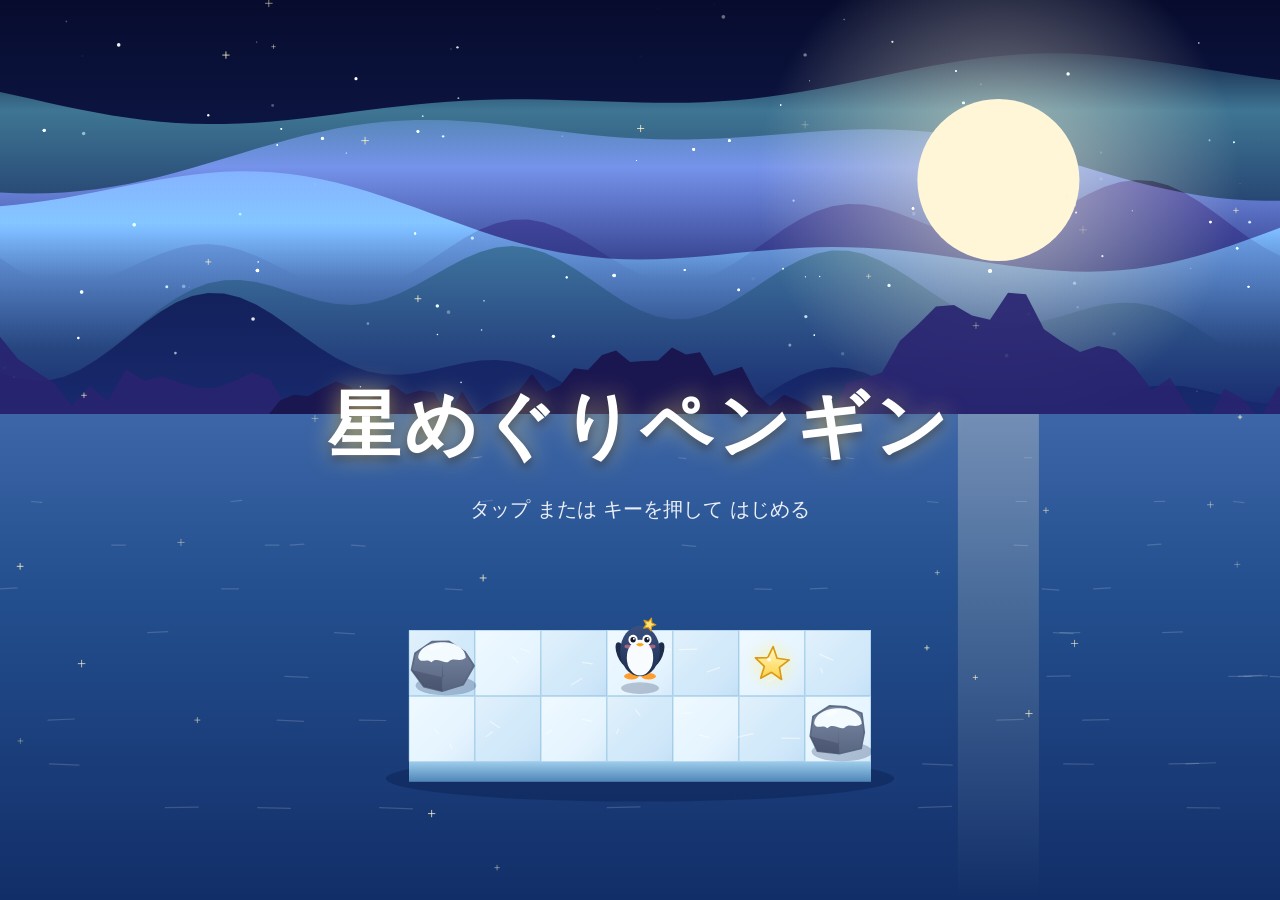
<file: penguin/hoshimeguri-penguin.html>
<!doctype html>
<html lang="ja">
<head>
  <meta charset="utf-8">
  <meta name="viewport" content="width=device-width, initial-scale=1, maximum-scale=1, user-scalable=no, viewport-fit=cover">
  <meta name="theme-color" content="#16275e">
  <title>星めぐりペンギン</title>
  <link rel="icon" href="data:image/svg+xml,%3Csvg xmlns='http://www.w3.org/2000/svg' viewBox='0 0 64 64'%3E%3Ccircle cx='32' cy='32' r='30' fill='%2316275e'/%3E%3Cpath d='M32 10l6.5 14.5L54 26l-11.5 10.5L46 52 32 43.5 18 52l3.5-15.5L10 26l15.5-1.5z' fill='%23ffe27a'/%3E%3C/svg%3E">
  <style>
/* 星めぐりペンギン — 画面UIのスタイル(ゲーム盤面はCanvasで描画) */

:root {
  --ink: #12254d;
  --ink-soft: #3a5283;
  --paper: #f6fbff;
  --glass: rgba(255, 255, 255, 0.82);
  --glass-strong: rgba(255, 255, 255, 0.94);
  --star: #ffe27a;
  --star-deep: #d99a14;
  --accent: #5aa7ff;
  --danger: #ff7a7a;
  --radius: 16px;
  --shadow: 0 6px 18px rgba(10, 25, 70, 0.28);
  --font: "Hiragino Maru Gothic ProN", "Yu Gothic UI", "Meiryo", "Hiragino Sans", "Noto Sans JP", system-ui, sans-serif;
  --safe-top: env(safe-area-inset-top, 0px);
  --safe-bottom: env(safe-area-inset-bottom, 0px);
}

* { box-sizing: border-box; -webkit-tap-highlight-color: transparent; }

html, body {
  margin: 0;
  height: 100%;
  overflow: hidden;
  background: #16275e;
  color: var(--ink);
  font-family: var(--font);
  user-select: none;
  -webkit-user-select: none;
  touch-action: none;
}

#game {
  position: fixed;
  top: 0; right: 0; bottom: 0; left: 0;
  width: 100%;
  height: 100%;
  display: block;
  touch-action: none;
}

#ui { position: fixed; top: 0; right: 0; bottom: 0; left: 0; pointer-events: none; }
.screen { position: absolute; top: 0; right: 0; bottom: 0; left: 0; pointer-events: none; }
.screen[hidden] { display: none; }
.screen > * { pointer-events: auto; }

button {
  font: inherit;
  color: inherit;
  cursor: pointer;
  border: 0;
}
button:focus-visible { outline: 3px solid var(--accent); outline-offset: 2px; }

/* ---------------------------------------------------------------- HUD */
.hud-top {
  position: absolute;
  top: calc(var(--safe-top) + 8px);
  left: 10px;
  right: 10px;
  height: 52px;
  display: flex;
  align-items: center;
  justify-content: space-between;
  gap: 8px;
  pointer-events: none;
}
.hud-top > * { pointer-events: auto; }

.chip {
  display: inline-flex;
  align-items: center;
  gap: 6px;
  height: 44px;
  padding: 0 14px;
  border-radius: 22px;
  background: var(--glass);
  box-shadow: var(--shadow);
  font-weight: 700;
  font-size: 15px;
}
.chip:hover { background: var(--glass-strong); }
.chip-icon { font-size: 18px; line-height: 1; }

.hud-title {
  flex: 1;
  text-align: center;
  color: #fff;
  text-shadow: 0 2px 6px rgba(8, 20, 60, 0.6);
  line-height: 1.15;
  pointer-events: none;
}
.hud-stage { font-size: 24px; font-weight: 800; letter-spacing: 0.04em; }
.hud-world { font-size: 12px; opacity: 0.9; }

/* 手数 / 目標 を「0 / 10」の数字だけで表示する */
.hud-count {
  display: flex;
  align-items: center;
  justify-content: center;
  gap: 7px;
  min-width: 104px;
  height: 44px;
  padding: 0 16px;
  border-radius: 22px;
  background: var(--glass);
  box-shadow: var(--shadow);
  font-variant-numeric: tabular-nums;
  line-height: 1;
}
.hud-count b { font-size: 30px; font-weight: 800; }
.hud-count .slash { font-size: 22px; font-weight: 600; color: var(--ink-soft); opacity: 0.55; }
.hud-count .par { font-size: 22px; font-weight: 700; color: var(--ink-soft); }
/* 目標を超えたら(=★3を逃したら)オレンジ系にする。もどして目標以内に戻ると元の色に戻る */
.hud-count.over { background: #fff0d2; }
.hud-count.over b { color: #b45309; }
.hud-count.pop b { animation: pop 0.25s ease-out; }
.sr-only { position: absolute; width: 1px; height: 1px; overflow: hidden; clip: rect(0 0 0 0); white-space: nowrap; }
@keyframes pop { 0% { transform: scale(1.5); } 100% { transform: scale(1); } }

.hud-bottom {
  position: absolute;
  left: 0;
  right: 0;
  bottom: calc(var(--safe-bottom) + 12px);
  display: flex;
  justify-content: center;
  gap: 10px;
  pointer-events: none;
}
.hud-bottom > * { pointer-events: auto; }

.btn {
  display: inline-flex;
  align-items: center;
  justify-content: center;
  gap: 6px;
  min-width: 104px;
  height: 52px;
  padding: 0 16px;
  border-radius: var(--radius);
  background: var(--glass);
  box-shadow: var(--shadow);
  font-weight: 800;
  font-size: 15px;
  transition: transform 0.08s, background 0.15s;
}
.btn:hover { background: var(--glass-strong); }
.btn:active { transform: scale(0.95); }
.btn-icon { font-size: 18px; line-height: 1; }
.btn.attention { animation: attention 0.9s ease-in-out infinite; background: #fff3c4; }
@keyframes attention { 50% { transform: scale(1.08); } }

.toast {
  position: absolute;
  left: 50%;
  top: calc(var(--safe-top) + 70px);
  transform: translateX(-50%);
  max-width: min(92vw, 520px);
  padding: 10px 18px;
  border-radius: 14px;
  background: rgba(18, 37, 77, 0.88);
  color: #fff;
  font-size: 15px;
  font-weight: 700;
  text-align: center;
  box-shadow: var(--shadow);
  pointer-events: none !important;
  animation: toast-in 0.2s ease-out;
}
.toast.warn { background: rgba(160, 50, 60, 0.92); }
.toast.hint { background: rgba(160, 110, 10, 0.92); }
.toast.tip { background: rgba(30, 80, 170, 0.92); line-height: 1.5; }
.toast[hidden], .stuck[hidden], .dpad[hidden] { display: none; }
@keyframes toast-in { from { opacity: 0; transform: translate(-50%, -8px); } }

.stuck {
  position: absolute;
  left: 50%;
  bottom: calc(var(--safe-bottom) + 76px);
  transform: translateX(-50%);
  max-width: min(92vw, 520px);
  padding: 8px 16px;
  border-radius: 12px;
  background: rgba(160, 50, 60, 0.92);
  color: #fff;
  font-size: 14px;
  font-weight: 700;
  text-align: center;
  pointer-events: none !important;
}

/* 画面の十字ボタン(設定でオン) */
.dpad {
  position: absolute;
  right: 12px;
  bottom: calc(var(--safe-bottom) + 76px);
  width: 156px;
  height: 156px;
  display: grid;
  grid-template: "a b c" "d e f" "g h i" / 1fr 1fr 1fr;
  gap: 4px;
}
.dpad button {
  border-radius: 14px;
  background: var(--glass);
  box-shadow: var(--shadow);
  font-size: 22px;
  font-weight: 800;
}
.dpad button:active { background: #fff3c4; }
.dpad button[data-dir="0"] { grid-area: b; }
.dpad button[data-dir="3"] { grid-area: d; }
.dpad button[data-dir="1"] { grid-area: f; }
.dpad button[data-dir="2"] { grid-area: h; }

@media (max-width: 520px) {
  .chip-text { display: none; }
  .chip { padding: 0 12px; }
  .btn { min-width: 0; flex: 1; max-width: 120px; padding: 0 10px; font-size: 14px; }
  .hud-bottom { padding: 0 10px; }
  .hud-stage { font-size: 20px; }
}

/* 画面の高さが低いとき(横向きのスマホなど): HUDを小さくして盤面を広く使う */
@media (max-height: 520px) {
  .hud-top { top: calc(var(--safe-top) + 4px); height: 42px; }
  .chip { height: 38px; padding: 0 12px; }
  .hud-stage { font-size: 18px; }
  .hud-world { display: none; }
  .hud-count { min-width: 84px; height: 36px; padding: 0 12px; gap: 5px; }
  .hud-count b { font-size: 22px; }
  .hud-count .slash, .hud-count .par { font-size: 16px; }
  .hud-bottom { bottom: calc(var(--safe-bottom) + 6px); gap: 8px; }
  .btn { height: 40px; min-width: 0; padding: 0 12px; font-size: 13px; }
  .toast { top: calc(var(--safe-top) + 52px); font-size: 13px; padding: 6px 12px; }
  .stuck { bottom: calc(var(--safe-bottom) + 54px); font-size: 12px; }
  .dpad { width: 120px; height: 120px; bottom: calc(var(--safe-bottom) + 54px); }
  .dpad button { font-size: 18px; }
}

@media (prefers-reduced-motion: reduce) {
  .btn.attention, .hud-count.pop b, .toast { animation: none; }
}
</style>
  <style>
/* 星めぐりペンギン — 各画面(タイトル・ステージ選択・ポーズ・クリア・設定・エンディング)のスタイル */

/* ================================================================ 共通パーツ */
.big {
  display: block;
  width: 100%;
  min-height: 54px;
  padding: 12px 20px;
  border-radius: var(--radius);
  background: linear-gradient(#ffffff, #dcecfb);
  box-shadow: 0 4px 0 #9fbbdc, var(--shadow);
  font-weight: 800;
  font-size: 18px;
  letter-spacing: 0.04em;
  transition: transform 0.08s, box-shadow 0.08s, filter 0.15s;
}
.big:hover { filter: brightness(1.05); }
.big:active { transform: translateY(3px); box-shadow: 0 1px 0 #9fbbdc, var(--shadow); }
.big.primary { background: linear-gradient(#fff3b8, #ffd34a); box-shadow: 0 4px 0 #c98b0a, var(--shadow); }
.big.primary:active { box-shadow: 0 1px 0 #c98b0a, var(--shadow); }
.big.danger { background: linear-gradient(#ffe4e4, #ffb9b9); box-shadow: 0 4px 0 #c97a7a, var(--shadow); font-size: 15px; }
.big[hidden] { display: none; }
.big:disabled { opacity: 0.5; cursor: default; }

.overlay {
  position: absolute;
  top: 0; right: 0; bottom: 0; left: 0;
  display: grid;
  place-items: center;
  padding: 16px;
  background: rgba(8, 16, 48, 0.55);
  backdrop-filter: blur(3px);
  -webkit-backdrop-filter: blur(3px);
  pointer-events: auto;
  animation: fade-in 0.2s ease-out;
}
.overlay[hidden] { display: none; }
@keyframes fade-in { from { opacity: 0; } }

.panel {
  width: min(92vw, 420px);
  max-height: 92vh;
  overflow-y: auto;
  padding: 22px 22px 20px;
  border-radius: 24px;
  background: var(--paper);
  box-shadow: 0 12px 40px rgba(5, 12, 40, 0.5);
  text-align: center;
  animation: panel-in 0.28s cubic-bezier(0.2, 1.2, 0.4, 1);
}
.panel h2 { margin: 0 0 14px; font-size: 24px; }
@keyframes panel-in { from { opacity: 0; transform: translateY(14px) scale(0.96); } }
.panel-buttons { display: flex; flex-direction: column; gap: 12px; margin-top: 16px; }
.panel-buttons.row { flex-direction: row; flex-wrap: wrap; justify-content: center; }
.panel-buttons.row .big { width: auto; min-width: 150px; flex: 1; }

/* ================================================================ スプラッシュ・タイトル */
.splash { display: grid; place-items: center; pointer-events: auto; }
.splash[hidden] { display: none; }
.splash-btn { width: 100%; height: 100%; background: transparent; color: #fff; display: grid; place-content: center; gap: 22px; text-align: center; }
.splash-title {
  font-size: clamp(34px, 9vw, 72px);
  font-weight: 800;
  letter-spacing: 0.06em;
  text-shadow: 0 0 24px rgba(255, 226, 122, 0.7), 0 4px 10px rgba(5, 12, 40, 0.6);
}
.splash-hint { font-size: clamp(14px, 3.4vw, 20px); opacity: 0.9; animation: blink 1.6s ease-in-out infinite; }
@keyframes blink { 50% { opacity: 0.3; } }

.title-wrap {
  position: absolute;
  left: 50%;
  top: 6vh;
  transform: translateX(-50%);
  width: min(94vw, 600px);
  display: flex;
  flex-direction: column;
  align-items: center;
  gap: 8px;
  pointer-events: none;
}
.title-wrap > * { pointer-events: auto; }
.logo { margin: 0; text-align: center; color: #fff; line-height: 1.05; }
.logo-sub { display: block; font-size: clamp(13px, 3.2vw, 18px); letter-spacing: 0.5em; margin-bottom: 4px; text-shadow: 0 2px 6px rgba(5, 12, 40, 0.7); }
.logo-main {
  display: block;
  white-space: nowrap;
  font-size: clamp(26px, 8vw, 56px);
  font-weight: 800;
  letter-spacing: 0.04em;
  text-shadow: 0 0 22px rgba(255, 226, 122, 0.65), 0 4px 0 #1b2f7a, 0 8px 18px rgba(5, 12, 40, 0.6);
}
.logo-star { color: var(--star); margin-right: 0.15em; display: inline-block; animation: twinkle 2.4s ease-in-out infinite; }
@keyframes twinkle { 50% { transform: scale(1.18) rotate(12deg); filter: brightness(1.3); } }
.tagline { margin: 0 0 8px; color: #fff; font-size: clamp(13px, 3.4vw, 17px); text-shadow: 0 2px 6px rgba(5, 12, 40, 0.7); }
.menu { width: min(78vw, 300px); display: flex; flex-direction: column; gap: 12px; margin-top: 4px; }
.menu .big { font-size: 20px; }

/* ================================================================ ステージ選択 */
#screen-select { display: flex; flex-direction: column; align-items: center; padding: calc(var(--safe-top) + 8px) 10px calc(var(--safe-bottom) + 10px); gap: 10px; overflow-y: auto; pointer-events: auto; }
#screen-select[hidden] { display: none; }
#screen-select > * { width: min(100%, 640px); flex: 0 0 auto; }
.sel-top { display: flex; align-items: center; justify-content: space-between; gap: 8px; height: 52px; }
.sel-title { margin: 0; flex: 1; text-align: center; color: #fff; font-size: 22px; text-shadow: 0 2px 8px rgba(5, 12, 40, 0.7); }
.sel-total { min-width: 96px; padding: 8px 12px; border-radius: 16px; background: var(--glass); box-shadow: var(--shadow); text-align: center; font-weight: 700; white-space: nowrap; }
.sel-total b { font-size: 18px; color: var(--star-deep); }

.tabs { display: flex; gap: 6px; overflow-x: auto; padding: 2px 2px 8px; scrollbar-width: thin; }
.tab {
  flex: 1 0 auto;
  min-width: 84px;
  padding: 8px 10px;
  border-radius: 14px;
  background: rgba(255, 255, 255, 0.55);
  color: var(--ink);
  font-weight: 800;
  font-size: 13px;
  line-height: 1.25;
  text-align: center;
  box-shadow: 0 3px 0 rgba(20, 40, 90, 0.25);
}
.tab small { display: block; font-weight: 600; font-size: 11px; opacity: 0.8; }
.tab[aria-selected="true"] { background: #fff3b8; box-shadow: 0 3px 0 #c98b0a; }
.tab:disabled { opacity: 0.45; cursor: default; }

.world-panel { padding: 16px 14px 18px; border-radius: 22px; background: var(--glass-strong); box-shadow: var(--shadow); }
.world-name { margin: 0 0 4px; font-size: 22px; text-align: center; }
.world-intro { margin: 0 0 4px; font-size: 14px; line-height: 1.6; text-align: center; color: #28406f; }
.world-new { margin: 0 0 14px; font-size: 12px; text-align: center; color: var(--star-deep); font-weight: 800; }
.stage-grid { display: grid; grid-template-columns: repeat(5, 1fr); gap: 8px; }
.stage-btn {
  position: relative;
  aspect-ratio: 1 / 1.05;
  display: flex;
  flex-direction: column;
  align-items: center;
  justify-content: center;
  gap: 2px;
  border-radius: 14px;
  background: linear-gradient(#ffffff, #d7e8f9);
  box-shadow: 0 4px 0 #9fbbdc;
  font-weight: 800;
  transition: transform 0.08s;
}
.stage-btn:hover:not(:disabled) { transform: translateY(-2px); }
.stage-btn:active:not(:disabled) { transform: translateY(2px); }
.stage-btn .num { font-size: clamp(15px, 4vw, 20px); }
.stage-btn .stars { font-size: clamp(10px, 2.8vw, 14px); letter-spacing: 1px; color: #c8d3e3; }
.stage-btn .stars .on { color: var(--star); text-shadow: 0 1px 0 #c98b0a; }
.stage-btn .best { font-size: clamp(9px, 2.4vw, 11px); color: #3a5283; font-weight: 600; }
.stage-btn[data-state="cleared"] { background: linear-gradient(#fffbe5, #ffeaa0); box-shadow: 0 4px 0 #d9aa2e; }
.stage-btn[data-state="next"] { animation: next-pulse 1.4s ease-in-out infinite; background: linear-gradient(#e8fff5, #aef0cf); box-shadow: 0 4px 0 #4fb98a; }
.stage-btn[data-state="next"]::after { content: "NEW"; position: absolute; top: -7px; right: -4px; padding: 1px 6px; border-radius: 8px; background: #ff6f91; color: #fff; font-size: 10px; }
.stage-btn[data-state="locked"] { background: #c6d2e4; box-shadow: 0 4px 0 #8c9db8; color: #6f819f; cursor: default; }
.stage-btn[data-state="locked"] .num { font-size: 13px; }
@keyframes next-pulse { 50% { transform: scale(1.06); } }

/* ================================================================ クリア画面 */
.clear-panel h2 { margin: 4px 0 0; font-size: 28px; color: #c97a00; }
.badge { display: inline-block; margin: 0 0 6px; padding: 3px 14px; border-radius: 14px; background: linear-gradient(#ff9bd0, #ff6f91); color: #fff; font-weight: 800; font-size: 14px; animation: pop-badge 0.5s cubic-bezier(0.2, 1.6, 0.4, 1); }
.badge[hidden] { display: none; }
@keyframes pop-badge { from { transform: scale(0); } }
.clear-stage { margin: 2px 0 6px; font-size: 16px; color: #3a5283; font-weight: 700; }
.clear-stars { display: flex; justify-content: center; gap: 8px; margin: 4px 0 8px; }
.clear-stars i { font-style: normal; font-size: 54px; line-height: 1; color: #d3deec; transform: scale(0.6); opacity: 0.7; transition: transform 0.35s cubic-bezier(0.2, 1.8, 0.4, 1), color 0.2s, opacity 0.2s; }
.clear-stars i.on { color: var(--star); transform: scale(1); opacity: 1; text-shadow: 0 3px 0 #c98b0a, 0 0 22px rgba(255, 226, 122, 0.9); }
.clear-moves { margin: 0; font-size: 18px; }
.clear-moves b { font-size: 34px; }
.clear-moves .par { font-size: 14px; color: #3a5283; }
.clear-note { min-height: 1.4em; margin: 6px 0 0; font-size: 14px; font-weight: 700; color: #1d8a5a; }

/* ================================================================ 設定 */
.settings-panel { text-align: left; }
.settings-panel h2 { text-align: center; }
.row-set { display: flex; align-items: center; gap: 12px; padding: 9px 2px; border-bottom: 1px solid #dbe6f3; font-weight: 700; font-size: 15px; }
.row-set > span { flex: 0 0 5.5em; }
.row-set.check > span { flex: 1; }
.row-set input[type="range"] { flex: 1; accent-color: #ffb400; min-width: 0; height: 28px; }
.row-set output { width: 2.8em; text-align: right; font-variant-numeric: tabular-nums; color: #3a5283; }
.row-set input[type="checkbox"] { width: 26px; height: 26px; accent-color: #ffb400; }
.set-msg { min-height: 1.4em; margin: 8px 0 0; font-size: 13px; text-align: center; color: #c0392b; font-weight: 700; }

/* ================================================================ エンディング */
.ending { pointer-events: none; }
.ending[hidden] { display: none; }
.ending-text {
  position: absolute;
  left: 50%;
  bottom: 2vh;
  transform: translateX(-50%);
  width: min(92vw, 520px);
  max-height: 34vh;
  overflow-y: auto;
  padding: 14px 16px 16px;
  border-radius: 20px;
  background: rgba(6, 12, 44, 0.62);
  backdrop-filter: blur(4px);
  -webkit-backdrop-filter: blur(4px);
  color: #fff;
  text-align: center;
  text-shadow: 0 2px 6px rgba(0, 0, 0, 0.5);
  opacity: 0;
  pointer-events: none;
  transition: opacity 1.2s ease;
}
.ending-text.show { opacity: 1; pointer-events: auto; }
.ending-text .big { color: var(--ink); text-shadow: none; }
.ending-text p { margin: 4px 0; font-size: clamp(14px, 3.6vw, 18px); line-height: 1.7; opacity: 0; transform: translateY(8px); }
.ending-text .e-stats { font-size: clamp(15px, 3.8vw, 19px); color: var(--star); font-weight: 800; }
.ending-text .e-stats b { font-size: 1.3em; }
.ending-text.show p { animation: e-in 0.9s ease forwards; }
.ending-text.show p:nth-child(1) { animation-delay: 0.3s; }
.ending-text.show p:nth-child(2) { animation-delay: 1.4s; }
.ending-text.show p:nth-child(3) { animation-delay: 2.6s; }
.ending-text.show p:nth-child(4) { animation-delay: 3.8s; }
.ending-text .panel-buttons { opacity: 0; }
.ending-text.show .panel-buttons { animation: e-in 0.9s ease 4.8s forwards; }
@keyframes e-in { to { opacity: 1; transform: none; } }

/* 横長の画面: 星座は左、文章は右 */
@media (min-aspect-ratio: 23/20) {
  .ending-text { left: auto; right: 3vw; bottom: 50%; transform: translateY(50%); width: min(46vw, 520px); max-height: 92vh; }
}

@media (max-height: 560px) {
  .title-wrap { top: 3vh; gap: 4px; }
  .menu { gap: 8px; }
  .menu .big { min-height: 44px; padding: 8px 16px; font-size: 17px; }
  .tagline { margin-bottom: 2px; }
  .panel { padding: 14px 16px; }
  .panel-buttons { gap: 8px; margin-top: 10px; }
  .big { min-height: 46px; padding: 8px 16px; font-size: 16px; }
  .clear-stars i { font-size: 40px; }
}
@media (max-width: 420px) {
  .tab { min-width: 76px; }
  .stage-grid { gap: 6px; }
}
@media (prefers-reduced-motion: reduce) {
  .splash-hint, .logo-star, .stage-btn[data-state="next"], .overlay, .panel { animation: none; }
  .ending-text { transition: none; }
  .ending-text.show p, .ending-text.show .panel-buttons { animation: none; opacity: 1; transform: none; }
}
</style>
</head>
<body>
  <canvas id="game" aria-label="ゲーム画面"></canvas>

  <div id="ui">
    <!-- 最初の画面: ブラウザの制限で、音は最初の操作のあとにしか鳴らせない -->
    <section id="screen-splash" class="screen splash">
      <button id="splash-btn" class="splash-btn" type="button">
        <span class="splash-title">星めぐりペンギン</span>
        <span class="splash-hint">タップ または キーを押して はじめる</span>
      </button>
    </section>

    <!-- タイトル -->
    <section id="screen-title" class="screen" hidden>
      <div class="title-wrap">
        <h1 class="logo">
          <span class="logo-sub">ほしめぐり</span>
          <span class="logo-main"><span class="logo-star">★</span>星めぐりペンギン</span>
        </h1>
        <p class="tagline">すべって、あつめて、星を空へ。</p>
        <div class="menu">
          <button id="btn-start" class="big primary" type="button" data-sfx="ui_start">はじめる</button>
          <button id="btn-continue" class="big" type="button" data-sfx="ui_ok">つづきから</button>
          <button id="btn-stages" class="big" type="button">ステージえらび</button>
          <button id="btn-ending" class="big" type="button" data-sfx="ui_ok" hidden>エンディングをみる</button>
          <button id="btn-settings" class="big" type="button">せってい</button>
        </div>
      </div>
    </section>

    <!-- ステージ選択 -->
    <section id="screen-select" class="screen" hidden>
      <header class="sel-top">
        <button id="sel-back" class="chip" type="button" data-sfx="ui_back"><span class="chip-icon">←</span><span class="chip-text">もどる</span></button>
        <h2 class="sel-title">ステージをえらぶ</h2>
        <div class="sel-total" aria-label="あつめた星の数">★ <b id="sel-stars">0</b> / 180</div>
      </header>
      <nav id="world-tabs" class="tabs" role="tablist" aria-label="ワールド"></nav>
      <div class="world-panel">
        <h3 id="world-name" class="world-name"></h3>
        <p id="world-intro" class="world-intro"></p>
        <p id="world-new" class="world-new"></p>
        <div id="stage-grid" class="stage-grid"></div>
      </div>
    </section>

    <!-- プレイ中の表示 -->
    <section id="hud" class="screen" hidden>
      <div class="hud-top">
        <button id="btn-menu" class="chip" type="button" aria-label="メニュー" title="メニュー (Esc)" data-sfx="ui_open">
          <span class="chip-icon">☰</span><span class="chip-text">メニュー</span>
        </button>
        <div class="hud-title">
          <div id="hud-stage" class="hud-stage">1-1</div>
          <div id="hud-world" class="hud-world">はじまりの氷原</div>
        </div>
        <div class="hud-count" role="status" aria-live="polite" title="手数 / 目標(目標の手数以内でクリアすると★3)">
          <span class="sr-only">手数 </span><b id="hud-moves">0</b>
          <span class="slash" aria-hidden="true">/</span>
          <span class="sr-only">、目標 </span><span id="hud-par" class="par">0</span>
          <span class="sr-only" id="hud-over-note"></span>
        </div>
      </div>
      <div id="hud-toast" class="toast" hidden></div>
      <div id="stuck-banner" class="stuck" hidden>この状態ではクリアできません。「もどす」を押してね</div>
      <div id="dpad" class="dpad" hidden>
        <button type="button" data-dir="0" aria-label="上">▲</button>
        <button type="button" data-dir="3" aria-label="左">◀</button>
        <button type="button" data-dir="1" aria-label="右">▶</button>
        <button type="button" data-dir="2" aria-label="下">▼</button>
      </div>
      <div class="hud-bottom">
        <button id="btn-undo" class="btn" type="button" title="一手もどす (Z / Backspace)"><span class="btn-icon">↶</span>もどす</button>
        <button id="btn-restart" class="btn" type="button" title="最初からやりなおす (R)"><span class="btn-icon">⟲</span>やりなおし</button>
        <button id="btn-hint" class="btn" type="button" title="つぎの一手のヒント (H)"><span class="btn-icon">💡</span>ヒント</button>
      </div>
    </section>

    <!-- ポーズ -->
    <section id="overlay-pause" class="overlay" hidden>
      <div class="panel" role="dialog" aria-label="ポーズ">
        <h2>ポーズ</h2>
        <div class="panel-buttons">
          <button id="pause-resume" class="big primary" type="button" data-sfx="ui_close">つづける</button>
          <button id="pause-restart" class="big" type="button">やりなおす</button>
          <button id="pause-stages" class="big" type="button">ステージえらび</button>
          <button id="pause-settings" class="big" type="button">せってい</button>
          <button id="pause-title" class="big" type="button" data-sfx="ui_back">タイトルへ</button>
        </div>
      </div>
    </section>

    <!-- ステージクリア -->
    <section id="overlay-clear" class="overlay" hidden>
      <div class="panel clear-panel" role="dialog" aria-label="ステージクリア">
        <p id="clear-badge" class="badge" hidden>ワールドクリア!</p>
        <h2 id="clear-title">ステージクリア!</h2>
        <p id="clear-stage" class="clear-stage">1-1</p>
        <div id="clear-stars" class="clear-stars" aria-label="評価"><i>★</i><i>★</i><i>★</i></div>
        <p class="clear-moves"><b id="clear-moves">0</b> 手 <span class="par">(目標 <span id="clear-par">0</span> 手)</span></p>
        <p id="clear-note" class="clear-note"></p>
        <div class="panel-buttons">
          <button id="clear-next" class="big primary" type="button" data-sfx="ui_ok">つぎのステージ</button>
          <button id="clear-retry" class="big" type="button">もういちど</button>
          <button id="clear-stages" class="big" type="button">ステージえらび</button>
        </div>
      </div>
    </section>

    <!-- 設定 -->
    <section id="overlay-settings" class="overlay" hidden>
      <div class="panel settings-panel" role="dialog" aria-label="せってい">
        <h2>せってい</h2>
        <label class="row-set"><span>BGM</span><input id="set-bgm" type="range" min="0" max="1" step="0.05"><output id="out-bgm"></output></label>
        <label class="row-set"><span>効果音</span><input id="set-sfx" type="range" min="0" max="1" step="0.05"><output id="out-sfx"></output></label>
        <label class="row-set"><span>環境音</span><input id="set-amb" type="range" min="0" max="1" step="0.05"><output id="out-amb"></output></label>
        <label class="row-set check"><span>ミュート(すべての音を消す)</span><input id="set-muted" type="checkbox"></label>
        <label class="row-set check"><span>動きをへらす(ゆれ・つぶを少なく)</span><input id="set-reduce" type="checkbox"></label>
        <label class="row-set check"><span>画面に十字ボタンを出す</span><input id="set-dpad" type="checkbox"></label>
        <div class="panel-buttons">
          <button id="set-reset" class="big danger" type="button">セーブデータをけす</button>
          <button id="set-close" class="big primary" type="button" data-sfx="ui_close">とじる</button>
        </div>
        <p id="set-msg" class="set-msg" aria-live="polite"></p>
      </div>
    </section>

    <!-- エンディング -->
    <section id="screen-ending" class="screen ending" hidden>
      <div id="ending-text" class="ending-text">
        <p>すべての星のかけらが、夜空へ帰っていきました。</p>
        <p>ポロ座が、ふたたび空にかがやきます。</p>
        <p class="e-stats">あつめた★ <b id="end-stars">0</b> / 180 　合計 <b id="end-moves">0</b> 手</p>
        <p>ここまで いっしょに すべってくれて、ありがとう。</p>
        <div class="panel-buttons row">
          <button id="end-title" class="big primary" type="button" data-sfx="ui_ok">タイトルへ</button>
          <button id="end-stages" class="big" type="button">ステージえらび</button>
        </div>
      </div>
    </section>
  </div>

  <noscript><p style="color:#fff;padding:2em">このゲームはJavaScriptが必要です。</p></noscript>
  <script>
'use strict';
const __mods = {};
const __req = (k) => __mods[k];
__mods['src/config.js'] = (() => {
// ゲーム全体の定数(マジックナンバーはここに集約する)

const CONFIG = Object.freeze({
  // --- 盤面の表示 ---
  MAX_TILE: 78,            // 1マスの最大サイズ(CSS px)
  MIN_TILE: 18,            // 1マスの最小サイズ
  BOARD_MARGIN: 14,        // 盤面と画面端の余白
  RING_OVERHANG: 1,        // 外周マスの合計で何マス分まで余白にはみ出してよいか(両側で半マスずつ)

  // --- アニメーション ---
  SLIDE_CELLS_PER_SEC: 15, // 滑走の速さ(マス/秒)
  TELEPORT_TIME: 0.2,      // ポータル移動にかける時間(秒)
  STOP_BOUNCE_TIME: 0.32,  // 停止時のはずみ(秒)
  BUMP_TIME: 0.22,         // 動けない入力のぶるっと(秒)
  CLEAR_DELAY: 1.1,        // ゲート到達からクリア画面までの待ち(秒)
  MAX_DT: 0.05,            // 1フレームの最大経過時間(タブ復帰時の暴走防止)

  // --- 入力 ---
  SWIPE_MIN_DIST: 18,      // スワイプとみなす最小距離(px)
  TAP_MAX_MOVE: 10,        // タップとみなす最大の動き(px)。これと SWIPE_MIN_DIST の間の動きは無視する
  TAP_MAX_MS: 350,         // タップとみなす最大の時間(ms)。長押しはタップにしない
  GESTURE_REST_MS: 400,    // これより長く動かない指は「置きっぱなし」とみなす(ms)
  GESTURE_MAX_AGE_MS: 3000, // 離したイベントを取りこぼした古い記録を捨てるまでの時間(ms)

  // --- パーティクル ---
  MAX_PARTICLES: 520,

  // --- 評価 ---
  // ★2 の許容手数 = par + ceil(par / 2)
  starsFor(moves, par) {
    if (moves <= par) return 3;
    if (moves <= par + Math.ceil(par / 2)) return 2;
    return 1;
  },

  // --- セーブ ---
  SAVE_KEY: 'hoshimeguri.save.v1',

  // --- 音量の初期値 ---
  DEFAULT_SETTINGS: {
    bgm: 0.6,
    sfx: 0.8,
    amb: 0.6,
    muted: false,
    reduceMotion: false,
    dpad: false,
  },
});
return { CONFIG };
})();

__mods['src/save.js'] = (() => {
// セーブデータ — 進行・ベスト記録・設定を localStorage に保存する
// 壊れたデータ・保存できない環境(プライベートモード等)でも必ず起動できるようにする(品質基準 Q-09)。

const { CONFIG } = __req('src/config.js');

const VERSION = 1;
const STAGE_COUNT = 60;

const clampInt = (v, lo, hi, fallback) => {
  const n = Math.round(Number(v));
  return Number.isFinite(n) ? Math.min(hi, Math.max(lo, n)) : fallback;
};
const clamp01 = (v, fallback) => {
  const n = Number(v);
  return Number.isFinite(n) ? Math.min(1, Math.max(0, n)) : fallback;
};

function defaultSettings(reduceMotion = false) {
  return { ...CONFIG.DEFAULT_SETTINGS, reduceMotion };
}

function defaults(reduceMotion = false) {
  return {
    version: VERSION,
    cleared: {}, // ステージID → { moves, stars }(ベスト)
    lastStage: 1,
    endingSeen: false,
    settings: defaultSettings(reduceMotion),
  };
}

/** 読み込んだ値を検証し、不正な部分は捨てて安全な形にそろえる */
function sanitize(raw, reduceMotion) {
  const out = defaults(reduceMotion);
  if (!raw || typeof raw !== 'object') return out;

  if (raw.cleared && typeof raw.cleared === 'object') {
    for (const [k, v] of Object.entries(raw.cleared)) {
      const id = Number(k);
      if (!Number.isInteger(id) || id < 1 || id > STAGE_COUNT || !v || typeof v !== 'object') continue;
      // 範囲外・型違いの記録は、丸めずに捨てる(でたらめなベストを作らない)
      const { moves, stars } = v;
      if (Number.isInteger(moves) && moves >= 1 && moves <= 9999 && Number.isInteger(stars) && stars >= 1 && stars <= 3) {
        out.cleared[id] = { moves, stars };
      }
    }
  }
  out.lastStage = clampInt(raw.lastStage, 1, STAGE_COUNT, 1);
  out.endingSeen = raw.endingSeen === true;
  const s = raw.settings && typeof raw.settings === 'object' ? raw.settings : {};
  const d = out.settings;
  out.settings = {
    bgm: clamp01(s.bgm, d.bgm),
    sfx: clamp01(s.sfx, d.sfx),
    amb: clamp01(s.amb, d.amb),
    muted: typeof s.muted === 'boolean' ? s.muted : d.muted,
    reduceMotion: typeof s.reduceMotion === 'boolean' ? s.reduceMotion : d.reduceMotion,
    dpad: typeof s.dpad === 'boolean' ? s.dpad : d.dpad,
  };
  return out;
}

/** localStorage が使えなければ、メモリ上だけの代用品を返す */
function getStorage() {
  try {
    const s = window.localStorage;
    const k = '__hoshimeguri_test__';
    s.setItem(k, '1');
    s.removeItem(k);
    return s;
  } catch {
    const mem = new Map();
    return {
      getItem: (k) => (mem.has(k) ? mem.get(k) : null),
      setItem: (k, v) => { mem.set(k, String(v)); },
      removeItem: (k) => { mem.delete(k); },
    };
  }
}

class Save {
  /**
   * @param storage getItem/setItem/removeItem を持つもの
   * @param opts.reduceMotion OS設定で「動きを減らす」が有効か(初期設定に反映)
   * @param opts.unlockAll    全ステージ解放(テスト用)
   */
  constructor(storage, { reduceMotion = false, unlockAll = false } = {}) {
    this.storage = storage;
    this.reduceMotion = reduceMotion;
    this.unlockAll = unlockAll;
    this.data = defaults(reduceMotion);
    this.load();
  }

  load() {
    try {
      const text = this.storage.getItem(CONFIG.SAVE_KEY);
      this.data = text ? sanitize(JSON.parse(text), this.reduceMotion) : defaults(this.reduceMotion);
    } catch {
      this.data = defaults(this.reduceMotion); // 壊れていたら初期状態で起動
    }
  }

  persist() {
    try {
      this.storage.setItem(CONFIG.SAVE_KEY, JSON.stringify(this.data));
    } catch { /* 容量不足などは無視(遊べなくなるよりよい) */ }
  }

  get settings() { return this.data.settings; }

  setSettings(patch) {
    this.data.settings = sanitize({ settings: { ...this.data.settings, ...patch } }, this.reduceMotion).settings;
    this.persist();
  }

  isCleared(id) { return !!this.data.cleared[id]; }
  best(id) { return this.data.cleared[id] || null; }

  /** 直前のステージをクリアしていれば遊べる(最初のステージは常に遊べる) */
  isUnlocked(id) {
    if (this.unlockAll) return true;
    return id <= 1 || !!this.data.cleared[id - 1];
  }

  /** クリアを記録する。ベスト(手数・★)は良いほうを残す */
  record(id, moves, stars) {
    const prev = this.data.cleared[id] || null;
    const first = !prev;
    const newBest = !prev || moves < prev.moves;
    const bestStars = Math.max(stars, prev ? prev.stars : 0);
    this.data.cleared[id] = { moves: prev ? Math.min(prev.moves, moves) : moves, stars: bestStars };
    this.persist();
    return { first, newBest, prevMoves: prev ? prev.moves : null, bestMoves: this.data.cleared[id].moves, starsImproved: !prev || stars > prev.stars };
  }

  setLastStage(id) {
    this.data.lastStage = clampInt(id, 1, STAGE_COUNT, 1);
    this.persist();
  }

  markEndingSeen() {
    this.data.endingSeen = true;
    this.persist();
  }

  clearedCount() { return Object.keys(this.data.cleared).length; }
  totalStars() { return Object.values(this.data.cleared).reduce((a, v) => a + v.stars, 0); }
  totalMoves() { return Object.values(this.data.cleared).reduce((a, v) => a + v.moves, 0); }
  allCleared() { return this.clearedCount() >= STAGE_COUNT; }
  hasProgress() { return this.clearedCount() > 0; }

  /** 「つづきから」で開くステージ: 最後に遊んだ面が遊べるならそこ、なければ最初の未クリア面 */
  continueStage() {
    const last = this.data.lastStage;
    if (this.isUnlocked(last)) return last;
    for (let id = 1; id <= STAGE_COUNT; id++) if (!this.isCleared(id) && this.isUnlocked(id)) return id;
    return 1;
  }

  /** 進行を消す(設定は残す) */
  resetProgress() {
    const settings = this.data.settings;
    this.data = defaults(this.reduceMotion);
    this.data.settings = settings;
    this.persist();
  }
}
return { STAGE_COUNT, getStorage, Save };
})();

__mods['src/data/stages.js'] = (() => {
// 自動生成ファイル — tools/gen-levels.mjs が出力します。手で編集しないでください。
// 再生成: npm run gen:levels(同じシードなら同じ結果になります)
//
// 各ステージ: id=通し番号 / world=ワールド / index=ワールド内番号 / par=最短手数 /
//            solution=最短手順(U上 R右 D下 L左)/ seed=生成シード / rows=盤面

const STAGES = [
  {
    id: 1, world: 1, index: 1, name: '1-1', par: 3, seed: 7932,
    solution: 'LUR',
    rows: [
      'wwwwww',
      'w.G#.w',
      'w....w',
      'w..S.w',
      'w....w',
      'wwwwww',
    ],
  },
  {
    id: 2, world: 1, index: 2, name: '1-2', par: 4, seed: 15851,
    solution: 'DRDR',
    rows: [
      'wwwwww',
      'w....w',
      'w.S..w',
      'w...#w',
      'w.#.Gw',
      'wwwwww',
    ],
  },
  {
    id: 3, world: 1, index: 3, name: '1-3', par: 5, seed: 23770,
    solution: 'DLURD',
    rows: [
      'wwwwwww',
      'w.....w',
      'w*#S.Gw',
      'w....#w',
      'w.....w',
      'w..#..w',
      'wwwwwww',
    ],
  },
  {
    id: 4, world: 1, index: 4, name: '1-4', par: 5, seed: 31689,
    solution: 'URDLU',
    rows: [
      'wwwwwww',
      'w###..w',
      'wG#.*.w',
      'w.....w',
      'w..S..w',
      'w#...#w',
      'wwwwwww',
    ],
  },
  {
    id: 5, world: 1, index: 5, name: '1-5', par: 6, seed: 39608,
    solution: 'RDLULD',
    rows: [
      'wwwwwww',
      'w#.#..w',
      'w.*...w',
      'w..*#.w',
      'w.S...w',
      'wG#...w',
      'wwwwwww',
    ],
  },
  {
    id: 6, world: 1, index: 6, name: '1-6', par: 8, seed: 47527,
    solution: 'ULDRDLDL',
    rows: [
      'wwwwwwww',
      'w....#.w',
      'w..*.*.w',
      'w##....w',
      'w.....#w',
      'w#.S...w',
      'wG.....w',
      'wwwwwwww',
    ],
  },
  {
    id: 7, world: 1, index: 7, name: '1-7', par: 9, seed: 55446,
    solution: 'LURULDRDL',
    rows: [
      'wwwwwwww',
      'w#.*...w',
      'w..*...w',
      'w....S#w',
      'w.#....w',
      'w......w',
      'w..#G.#w',
      'wwwwwwww',
    ],
  },
  {
    id: 8, world: 1, index: 8, name: '1-8', par: 9, seed: 63365,
    solution: 'RULDRULDR',
    rows: [
      'wwwwwwww',
      'w#*...#w',
      'w.....#w',
      'w.S.*.#w',
      'w..*...w',
      'w......w',
      'w.G....w',
      'wwwwwwww',
    ],
  },
  {
    id: 9, world: 1, index: 9, name: '1-9', par: 10, seed: 71284,
    solution: 'RULDRULDLU',
    rows: [
      'wwwwwwwww',
      'w.#...*#w',
      'w...S*.#w',
      'w...#.##w',
      'w...#...w',
      'w...G...w',
      'w.##*...w',
      'w..#.#..w',
      'wwwwwwwww',
    ],
  },
  {
    id: 10, world: 1, index: 10, name: '1-10', par: 11, seed: 79203,
    solution: 'LDRDLULULDR',
    rows: [
      'wwwwwwwww',
      'w*.....#w',
      'w..#...#w',
      'w..G.#..w',
      'w#......w',
      'w.S...##w',
      'w*.*...#w',
      'w#..#...w',
      'wwwwwwwww',
    ],
  },
  {
    id: 11, world: 2, index: 1, name: '2-1', par: 4, seed: 87122,
    solution: 'DLDL',
    rows: [
      '#######',
      '#..#..#',
      '##..,.#',
      '#..S..#',
      '##,...#',
      '#G.#..#',
      '#######',
    ],
  },
  {
    id: 12, world: 2, index: 2, name: '2-2', par: 5, seed: 95041,
    solution: 'LLDRU',
    rows: [
      '#######',
      '#.G#..#',
      '##....#',
      '#*.,.S#',
      '#...#.#',
      '#,.##.#',
      '#######',
    ],
  },
  {
    id: 13, world: 2, index: 3, name: '2-3', par: 7, seed: 102960,
    solution: 'RDLLDDR',
    rows: [
      '#######',
      '#.##S*#',
      '#..,.,#',
      '#.....#',
      '#,.#..#',
      '#..G#.#',
      '#######',
    ],
  },
  {
    id: 14, world: 2, index: 4, name: '2-4', par: 7, seed: 110879,
    solution: 'URDLDRU',
    rows: [
      '########',
      '#.....,#',
      '#..#.*.#',
      '##..S###',
      '#....,G#',
      '#.#.,..#',
      '#....#.#',
      '########',
    ],
  },
  {
    id: 15, world: 2, index: 5, name: '2-5', par: 8, seed: 118798,
    solution: 'URDLDRUL',
    rows: [
      '########',
      '#...,..#',
      '##..*..#',
      '#.S.####',
      '#...,..#',
      '##..G.,#',
      '#..*...#',
      '########',
    ],
  },
  {
    id: 16, world: 2, index: 6, name: '2-6', par: 9, seed: 126717,
    solution: 'URRDDLDLU',
    rows: [
      '########',
      '#*.,...#',
      '#...,.,#',
      '#SG..#*#',
      '#..#...#',
      '#.....##',
      '#.,...##',
      '########',
    ],
  },
  {
    id: 17, world: 2, index: 7, name: '2-7', par: 10, seed: 134636,
    solution: 'DLULULURRD',
    rows: [
      '#########',
      '#......,#',
      '##......#',
      '#...,.*.#',
      '#.,...#G#',
      '##...,..#',
      '#...#..S#',
      '###.#.*.#',
      '#########',
    ],
  },
  {
    id: 18, world: 2, index: 8, name: '2-8', par: 10, seed: 142555,
    solution: 'LDLURURDRU',
    rows: [
      '#########',
      '#...##.G#',
      '#.,...,.#',
      '#.,.*#..#',
      '#..,...S#',
      '#.....*.#',
      '#.......#',
      '##..#...#',
      '#########',
    ],
  },
  {
    id: 19, world: 2, index: 9, name: '2-9', par: 11, seed: 150474,
    solution: 'LURDDRULDLD',
    rows: [
      '#########',
      '#.,.....#',
      '#*,.#..,#',
      '#.......#',
      '#.....S##',
      '##.,,*..#',
      '#...*...#',
      '#G###.#.#',
      '#########',
    ],
  },
  {
    id: 20, world: 2, index: 10, name: '2-10', par: 12, seed: 158393,
    solution: 'RDLLURRURDDL',
    rows: [
      '##########',
      '#..#....##',
      '#.S.*##..#',
      '#........#',
      '#,,...#.,#',
      '#G....*..#',
      '#..,....##',
      '#...*....#',
      '#..,.....#',
      '##########',
    ],
  },
  {
    id: 21, world: 3, index: 1, name: '3-1', par: 4, seed: 166312,
    solution: 'LDRU',
    rows: [
      '#######',
      '#.....#',
      '#.S1G.#',
      '#1#...#',
      '#....##',
      '#.##..#',
      '#######',
    ],
  },
  {
    id: 22, world: 3, index: 2, name: '3-2', par: 6, seed: 174231,
    solution: 'LDRURD',
    rows: [
      '#######',
      '#.*S###',
      '#1#..##',
      '#.1#..#',
      '#.....#',
      '##..#G#',
      '#######',
    ],
  },
  {
    id: 23, world: 3, index: 3, name: '3-3', par: 7, seed: 182150,
    solution: 'DRULULD',
    rows: [
      '########',
      '#S#*...#',
      '#......#',
      '#1....##',
      '#G#1,..#',
      '#.#....#',
      '####...#',
      '########',
    ],
  },
  {
    id: 24, world: 3, index: 4, name: '3-4', par: 8, seed: 190069,
    solution: 'LDLURURU',
    rows: [
      '########',
      '#..#...#',
      '#...1###',
      '##....G#',
      '#...#.1#',
      '#.##*S.#',
      '#......#',
      '########',
    ],
  },
  {
    id: 25, world: 3, index: 5, name: '3-5', par: 9, seed: 197988,
    solution: 'LURURDLUR',
    rows: [
      '########',
      '##.#..*#',
      '#.1....#',
      '#.1..G##',
      '#.#....#',
      '#,.*..S#',
      '##.....#',
      '########',
    ],
  },
  {
    id: 26, world: 3, index: 6, name: '3-6', par: 10, seed: 205907,
    solution: 'LDLDRULURD',
    rows: [
      '#########',
      '##.1#####',
      '##..2S..#',
      '#..#..2.#',
      '#..1.#.G#',
      '#......##',
      '#...##*.#',
      '#..*....#',
      '#########',
    ],
  },
  {
    id: 27, world: 3, index: 7, name: '3-7', par: 11, seed: 213826,
    solution: 'DLURDLULULU',
    rows: [
      '#########',
      '#12..#.S#',
      '#2.G.##.#',
      '#.#..,..#',
      '#.##**#.#',
      '#.......#',
      '#...#.1.#',
      '#.......#',
      '#########',
    ],
  },
  {
    id: 28, world: 3, index: 8, name: '3-8', par: 11, seed: 221745,
    solution: 'DRULURDLURD',
    rows: [
      '#########',
      '#..1..*.#',
      '##*.###.#',
      '#..1S.#.#',
      '#.2..,#G#',
      '#.....2##',
      '##....,.#',
      '#.......#',
      '#########',
    ],
  },
  {
    id: 29, world: 3, index: 9, name: '3-9', par: 12, seed: 229664,
    solution: 'LDLDRULURDLU',
    rows: [
      '##########',
      '#.#......#',
      '#.....G..#',
      '#..*.S...#',
      '#.....,..#',
      '#.*....1##',
      '#....#####',
      '#2##....*#',
      '#1..2....#',
      '##########',
    ],
  },
  {
    id: 30, world: 3, index: 10, name: '3-10', par: 15, seed: 237583,
    solution: 'LURDLDRDLDRULDL',
    rows: [
      '##########',
      '#...#...2#',
      '#.*.#..*.#',
      '#..#1...,#',
      '#.#G....##',
      '#.###*2..#',
      '#.S#.....#',
      '#..#,...##',
      '##3#.13..#',
      '##########',
    ],
  },
  {
    id: 31, world: 4, index: 1, name: '4-1', par: 4, seed: 245502,
    solution: 'RUUL',
    rows: [
      'wwwwwww',
      'w....#w',
      'w#.G..w',
      'w..#.>w',
      'w.S...w',
      'w...#.w',
      'wwwwwww',
    ],
  },
  {
    id: 32, world: 4, index: 2, name: '4-2', par: 7, seed: 253421,
    solution: 'LURDRDD',
    rows: [
      'wwwwwww',
      'w..#..w',
      'w*S.^.w',
      'w....#w',
      'w.##>.w',
      'w..#.Gw',
      'wwwwwww',
    ],
  },
  {
    id: 33, world: 4, index: 3, name: '4-3', par: 7, seed: 261340,
    solution: 'DLUURUR',
    rows: [
      'wwwwwwww',
      'w#.G#..w',
      'w#..S..w',
      'w..#...w',
      'w*.<...w',
      'w#...#.w',
      'w##..v.w',
      'wwwwwwww',
    ],
  },
  {
    id: 34, world: 4, index: 4, name: '4-4', par: 8, seed: 269259,
    solution: 'LDLULUUR',
    rows: [
      'wwwwwwww',
      'w.G.v.#w',
      'w..#..#w',
      'w......w',
      'w<#.S..w',
      'w.*.#.<w',
      'w#.....w',
      'wwwwwwww',
    ],
  },
  {
    id: 35, world: 4, index: 5, name: '4-5', par: 9, seed: 277178,
    solution: 'LDRURDLUR',
    rows: [
      'wwwwwwww',
      'w.v..G.w',
      'w......w',
      'w....##w',
      'w.#v.##w',
      'w...S.>w',
      'w.*#.*.w',
      'wwwwwwww',
    ],
  },
  {
    id: 36, world: 4, index: 6, name: '4-6', par: 10, seed: 285097,
    solution: 'RDRULDLLDR',
    rows: [
      'wwwwwwwww',
      'w#.v.#..w',
      'w^.,....w',
      'w.G...#.w',
      'w#......w',
      'w..S.##*w',
      'wv.#..*.w',
      'w...#.#.w',
      'wwwwwwwww',
    ],
  },
  {
    id: 37, world: 4, index: 7, name: '4-7', par: 11, seed: 293016,
    solution: 'ULLDRURDRRD',
    rows: [
      'wwwwwwwww',
      'w#*.v...w',
      'w...#.S.w',
      'w...*..<w',
      'w.#...#.w',
      'w.v..,..w',
      'w.##....w',
      'w##.<#.Gw',
      'wwwwwwwww',
    ],
  },
  {
    id: 38, world: 4, index: 8, name: '4-8', par: 12, seed: 300935,
    solution: 'RULDRDLDLURD',
    rows: [
      'wwwwwwwww',
      'w.#...*.w',
      'w.#v*...w',
      'w<.##<..w',
      'w......#w',
      'w..v.1..w',
      'w.G#.S.#w',
      'w...1...w',
      'wwwwwwwww',
    ],
  },
  {
    id: 39, world: 4, index: 9, name: '4-9', par: 14, seed: 308854,
    solution: 'ULLURDRULDRULU',
    rows: [
      'wwwwwwwwww',
      'wG>.#....w',
      'w...,.#1.w',
      'w#.<.....w',
      'w*.#..#..w',
      'w*v.1....w',
      'w.#..*..#w',
      'w>#S#.#..w',
      'w.#.....#w',
      'wwwwwwwwww',
    ],
  },
  {
    id: 40, world: 4, index: 10, name: '4-10', par: 16, seed: 316773,
    solution: 'LDRULDRULUURRRUL',
    rows: [
      'wwwwwwwwww',
      'w.^...#G.w',
      'w.1.*#^..w',
      'w<..,.v..w',
      'w,..#....w',
      'w..#####.w',
      'w...#..S#w',
      'w..*.....w',
      'w...<.*1.w',
      'wwwwwwwwww',
    ],
  },
  {
    id: 41, world: 5, index: 1, name: '5-1', par: 5, seed: 324692,
    solution: 'URDUL',
    rows: [
      'wwwwwww',
      'w#...#w',
      'w#.S..w',
      'w..#x.w',
      'w..G.#w',
      'w.....w',
      'wwwwwww',
    ],
  },
  {
    id: 42, world: 5, index: 2, name: '5-2', par: 7, seed: 332611,
    solution: 'URDLULD',
    rows: [
      'wwwwwww',
      'w#x...w',
      'wxSG..w',
      'w...*.w',
      'w.....w',
      'w.##..w',
      'wwwwwww',
    ],
  },
  {
    id: 43, world: 5, index: 3, name: '5-3', par: 8, seed: 340530,
    solution: 'DLULDRDL',
    rows: [
      'wwwwwwww',
      'w#...xSw',
      'w...#..w',
      'w*x....w',
      'w..#...w',
      'w.....#w',
      'w#G...#w',
      'wwwwwwww',
    ],
  },
  {
    id: 44, world: 5, index: 4, name: '5-4', par: 9, seed: 348449,
    solution: 'RDLDRULDL',
    rows: [
      'wwwwwwww',
      'w#x....w',
      'w......w',
      'wxS...xw',
      'wG.#...w',
      'w##*...w',
      'w##...#w',
      'wwwwwwww',
    ],
  },
  {
    id: 45, world: 5, index: 5, name: '5-5', par: 9, seed: 356368,
    solution: 'URLDRULDR',
    rows: [
      'wwwwwwww',
      'w##...*w',
      'wx...S#w',
      'w......w',
      'w......w',
      'w..x..*w',
      'w.G#x..w',
      'wwwwwwww',
    ],
  },
  {
    id: 46, world: 5, index: 6, name: '5-6', par: 10, seed: 364287,
    solution: 'LDRRURLURU',
    rows: [
      'wwwwwwwww',
      'w...##.xw',
      'w.S....Gw',
      'wx......w',
      'w..x....w',
      'w.##.#.#w',
      'w......*w',
      'w.,*..#.w',
      'wwwwwwwww',
    ],
  },
  {
    id: 47, world: 5, index: 7, name: '5-7', par: 11, seed: 372206,
    solution: 'DRULLDLURDR',
    rows: [
      'wwwwwwwww',
      'w#.x.,..w',
      'w...#...w',
      'w.....x.w',
      'w.*..##*w',
      'w....##.w',
      'w##S.G.xw',
      'w..x....w',
      'wwwwwwwww',
    ],
  },
  {
    id: 48, world: 5, index: 8, name: '5-8', par: 12, seed: 380125,
    solution: 'LURURULDDURD',
    rows: [
      'wwwwwwwww',
      'w.......w',
      'w<.....xw',
      'w*...#..w',
      'w....#G.w',
      'w#..x...w',
      'w.*.x.#.w',
      'w...S.#xw',
      'wwwwwwwww',
    ],
  },
  {
    id: 49, world: 5, index: 9, name: '5-9', par: 13, seed: 388044,
    solution: 'URDLULURDLDLU',
    rows: [
      'wwwwwwwwww',
      'w.*.#....w',
      'w.#..#...w',
      'w.....*..w',
      'w1.......w',
      'w#.#..S##w',
      'w#.*...1xw',
      'wGx...x##w',
      'w..x.....w',
      'wwwwwwwwww',
    ],
  },
  {
    id: 50, world: 5, index: 10, name: '5-10', par: 15, seed: 395963,
    solution: 'URDLDDLURDLDRDL',
    rows: [
      'wwwwwwwwww',
      'w##..x..*w',
      'w#.......w',
      'w..x.#x.#w',
      'w.,*.#.##w',
      'w...##...w',
      'w^.....*.w',
      'w.xx.#S..w',
      'wG.......w',
      'wwwwwwwwww',
    ],
  },
  {
    id: 51, world: 6, index: 1, name: '6-1', par: 10, seed: 403882,
    solution: 'RDDLULULDD',
    rows: [
      '########',
      '#*...1.#',
      '#.#....#',
      '#xS..G.#',
      '#....#.#',
      '#,#.<.,#',
      '#1#.#*.#',
      '########',
    ],
  },
  {
    id: 52, world: 6, index: 2, name: '6-2', par: 12, seed: 411801,
    solution: 'RDRUURUULDRU',
    rows: [
      '########',
      '#...*..#',
      '#.G.S.1#',
      '#..##.<#',
      '##1#*..#',
      '#...,..#',
      '#x.x,v.#',
      '########',
    ],
  },
  {
    id: 53, world: 6, index: 3, name: '6-3', par: 12, seed: 419720,
    solution: 'LURDULDRDLUR',
    rows: [
      '#########',
      '##..1..^#',
      '#..>x#..#',
      '#......##',
      '###..,1.#',
      '#,G.....#',
      '#..S*.#.#',
      '#..x##.*#',
      '#########',
    ],
  },
  {
    id: 54, world: 6, index: 4, name: '6-4', par: 14, seed: 427639,
    solution: 'URDRRLDDRUDRDR',
    rows: [
      '#########',
      '#..##.<1#',
      '#...1...#',
      '#*...,*.#',
      '#.#..,.^#',
      '#S...x#.#',
      '#x....#*#',
      '#...#.G.#',
      '#########',
    ],
  },
  {
    id: 55, world: 6, index: 5, name: '6-5', par: 14, seed: 435558,
    solution: 'LULDLURULRURDD',
    rows: [
      '#########',
      '#.#.*...#',
      '#1*.#<.,#',
      '#...#^*S#',
      '##1.x...#',
      '#....##G#',
      '#x#x....#',
      '#..,#.,.#',
      '#########',
    ],
  },
  {
    id: 56, world: 6, index: 6, name: '6-6', par: 15, seed: 443477,
    solution: 'LDRULDRDLURDLUR',
    rows: [
      '##########',
      '##.<*....#',
      '#.....1..#',
      '#.#2xv...#',
      '##,#.#...#',
      '#.Gx#*..*#',
      '#..Sx....#',
      '#.,#..1.##',
      '#.2..,...#',
      '##########',
    ],
  },
  {
    id: 57, world: 6, index: 7, name: '6-7', par: 16, seed: 451396,
    solution: 'UURDLURDRDLLURRD',
    rows: [
      '##########',
      '#...*.#1.#',
      '##.<*.2..#',
      '###..#2..#',
      '#.,.###..#',
      '#..S.1..x#',
      '#...v.x,.#',
      '#.^G#....#',
      '#...*,.x.#',
      '##########',
    ],
  },
  {
    id: 58, world: 6, index: 8, name: '6-8', par: 19, seed: 459315,
    solution: 'LLULDRURDRULDDLULRR',
    rows: [
      '##########',
      '#.*.,G#..#',
      '#v.......#',
      '#,...x.<.#',
      '#.#.#....#',
      '##.*.1*..#',
      '###1,.#..#',
      '#..#.#.#2#',
      '#x2*.^Sx.#',
      '##########',
    ],
  },
  {
    id: 59, world: 6, index: 9, name: '6-9', par: 21, seed: 467234,
    solution: 'ULURDRRULDLDRUULDLDLD',
    rows: [
      '###########',
      '#..#.,*...#',
      '##2...#...#',
      '#..,.#..*1#',
      '#...,..####',
      '#......####',
      '#.*....x..#',
      '#....,x.1.#',
      '#G#2xv.S<>#',
      '##.*x.....#',
      '###########',
    ],
  },
  {
    id: 60, world: 6, index: 10, name: '6-10', par: 22, seed: 475153,
    solution: 'RDRULDLURDLURDDDRURDRL',
    rows: [
      '###########',
      '#*.#...<G.#',
      '#x..,....^#',
      '#.....,x*.#',
      '#..##..v..#',
      '#.###*.#1.#',
      '##,#S.....#',
      '#..2..x..*#',
      '#,...x...1#',
      '#.2...<...#',
      '###########',
    ],
  },
];
return { STAGES };
})();

__mods['src/data/worlds.js'] = (() => {
// ワールド定義 — 名称・導入文・配色・音の設定キー
// 見た目(配色)は game/ の描画が、音の設定は audio/ が参照する。

const WORLDS = [
  {
    id: 1,
    name: 'はじまりの氷原',
    en: 'Frozen Field',
    intro: 'ペンギンは一度すべり出すと、岩にぶつかるまで止まれないよ。星のかけらを全部あつめたら、光る星のゲートへ!',
    newTile: '氷・岩・星のゲート・星のかけら',
    border: 'w', // 外周のマス。w は海(見た目だけの違い)
    theme: {
      skyTop: '#16275e', skyMid: '#3b5fa8', skyBottom: '#9cc0ee',
      iceA: '#e4f6ff', iceB: '#bfe4f7', iceLine: '#8cc4e4',
      rockA: '#7d8ba6', rockB: '#55637e', rockCap: '#f4fbff',
      water: '#2b5d9a', waterDeep: '#1c3f73',
      accent: '#ffe27a', aurora: ['#7ae8c8', '#7aa8ff'],
      particle: 'snow',
    },
  },
  {
    id: 2,
    name: 'ふわふわ雪原',
    en: 'Soft Snowfield',
    intro: '白くふわふわの雪だまりに入ると、その場でぴたっと止まれるよ。止まりたい場所を作ろう。',
    newTile: '雪だまり',
    border: '#',
    theme: {
      skyTop: '#4a79b8', skyMid: '#86b4e0', skyBottom: '#e3f1fb',
      iceA: '#f4fbff', iceB: '#d3ecfa', iceLine: '#a8d3ec',
      rockA: '#93a3b8', rockB: '#6b7b92', rockCap: '#ffffff',
      water: '#4c86c4', waterDeep: '#336aa5',
      accent: '#ffb3c7', aurora: ['#ffd1e0', '#bfe3ff'],
      particle: 'snow',
    },
  },
  {
    id: 3,
    name: '水晶のほらあな',
    en: 'Crystal Cave',
    intro: '同じ数字のポータルは、ペアになっているよ。入ると相方から、同じ向きにすべり出す!',
    newTile: 'ポータル',
    border: '#',
    theme: {
      skyTop: '#0c0a24', skyMid: '#1b1744', skyBottom: '#3a2c6e',
      iceA: '#cfe7ff', iceB: '#a2c6f0', iceLine: '#6f9ad6',
      rockA: '#4a4470', rockB: '#2c274d', rockCap: '#b8a8ff',
      water: '#243a82', waterDeep: '#151f55',
      accent: '#b58cff', aurora: ['#a07bff', '#58d6ff'],
      particle: 'crystal',
    },
  },
  {
    id: 4,
    name: '風のオーロラ丘',
    en: 'Aurora Hills',
    intro: '風の道に入ると、矢印の向きに流されてすべる向きが変わるよ。風に乗って遠くまで!',
    newTile: '風の道(矢印)',
    border: 'w',
    theme: {
      skyTop: '#062a3a', skyMid: '#0d5c68', skyBottom: '#2f9a8a',
      iceA: '#e2fff6', iceB: '#b5efe0', iceLine: '#79cdb9',
      rockA: '#4f7f86', rockB: '#335a62', rockCap: '#e9fffb',
      water: '#16667a', waterDeep: '#0d4558',
      accent: '#a6ff8a', aurora: ['#7affb0', '#c07aff'],
      particle: 'wind',
    },
  },
  {
    id: 5,
    name: '割れ氷の海',
    en: 'Cracking Sea',
    intro: '割れ氷は、ペンギンが離れるとパリンと割れて水になるよ。通れるのは一度きり、よく考えて!',
    newTile: '割れ氷',
    border: 'w',
    theme: {
      skyTop: '#0b1d3f', skyMid: '#1f467f', skyBottom: '#4d86c0',
      iceA: '#dff1ff', iceB: '#b4d8f2', iceLine: '#7eb1d9',
      rockA: '#5c708f', rockB: '#3d4f6d', rockCap: '#eef8ff',
      water: '#1a4f8f', waterDeep: '#0f3166',
      accent: '#ff9d8a', aurora: ['#68b8ff', '#9a9bff'],
      particle: 'bubble',
    },
  },
  {
    id: 6,
    name: '星の頂',
    en: 'Star Summit',
    intro: 'ここまでの力をぜんぶ合わせて、最後の星のかけらを空へ還そう。星めぐりの旅の、いちばん高いところ。',
    newTile: 'すべての仕掛け',
    border: '#',
    theme: {
      skyTop: '#05061a', skyMid: '#1a1450', skyBottom: '#5a3a8e',
      iceA: '#eaf0ff', iceB: '#c4d2f6', iceLine: '#93a9e6',
      rockA: '#5b5a8a', rockB: '#3a3965', rockCap: '#fff3c7',
      water: '#262a7a', waterDeep: '#15174f',
      accent: '#ffe27a', aurora: ['#ff8ad8', '#7affea'],
      particle: 'star',
    },
  },
];

/** タイトル・エンディング用の配色(満天の星空と海) */
const TITLE_THEME = {
  skyTop: '#070c2e', skyMid: '#1b2f7a', skyBottom: '#6a8fd6',
  iceA: '#e6f5ff', iceB: '#bfe0f6', iceLine: '#8cbfe2',
  rockA: '#7d8ba6', rockB: '#55637e', rockCap: '#f4fbff',
  water: '#24508f', waterDeep: '#122e68',
  accent: '#ffe27a', aurora: ['#7ae8c8', '#a58bff'],
  particle: 'star',
};

/** ワールド番号から定義を取る(1始まり) */
function getWorld(id) {
  return WORLDS[id - 1];
}

/** 1ワールドあたりのステージ数 */
const STAGES_PER_WORLD = 10;
return { WORLDS, TITLE_THEME, getWorld, STAGES_PER_WORLD };
})();

__mods['src/game/draw-util.js'] = (() => {
// 描画の小道具(色の計算、図形パス、イージング、決定的な擬似乱数)

const TAU = Math.PI * 2;
const clamp = (v, lo, hi) => Math.max(lo, Math.min(hi, v));
const lerp = (a, b, t) => a + (b - a) * t;

// --- イージング ---
const easeOutCubic = (t) => 1 - Math.pow(1 - t, 3);
const easeInOutQuad = (t) => (t < 0.5 ? 2 * t * t : 1 - Math.pow(-2 * t + 2, 2) / 2);
const easeOutBack = (t) => {
  const c1 = 1.70158;
  const c3 = c1 + 1;
  return 1 + c3 * Math.pow(t - 1, 3) + c1 * Math.pow(t - 1, 2);
};

/** 整数から 0〜1 の決定的な擬似乱数を作る(タイルの見た目のばらつき用) */
function hash01(n) {
  let x = (n | 0) + 0x9e3779b9;
  x = Math.imul(x ^ (x >>> 16), 0x85ebca6b);
  x = Math.imul(x ^ (x >>> 13), 0xc2b2ae35);
  x ^= x >>> 16;
  return (x >>> 0) / 4294967296;
}

// --- 色 ---
const rgbCache = new Map();
function hexToRgb(hex) {
  let v = rgbCache.get(hex);
  if (!v) {
    const h = hex.replace('#', '');
    const n = parseInt(h.length === 3 ? h.replace(/./g, '$&$&') : h, 16);
    v = [(n >> 16) & 255, (n >> 8) & 255, n & 255];
    rgbCache.set(hex, v);
  }
  return v;
}
function rgba(hex, a = 1) {
  const [r, g, b] = hexToRgb(hex);
  return `rgba(${r},${g},${b},${a})`;
}
/** 2色を混ぜる(t=0 で a、t=1 で b) */
function mix(a, b, t) {
  const [r1, g1, b1] = hexToRgb(a);
  const [r2, g2, b2] = hexToRgb(b);
  return `rgb(${Math.round(lerp(r1, r2, t))},${Math.round(lerp(g1, g2, t))},${Math.round(lerp(b1, b2, t))})`;
}
/** 明るさ(0〜1)。背景が暗いか判断するために使う */
function luminance(hex) {
  const [r, g, b] = hexToRgb(hex);
  return (0.2126 * r + 0.7152 * g + 0.0722 * b) / 255;
}

// --- パス ---
function roundRectPath(ctx, x, y, w, h, r) {
  const rr = Math.min(r, w / 2, h / 2);
  ctx.beginPath();
  ctx.moveTo(x + rr, y);
  ctx.arcTo(x + w, y, x + w, y + h, rr);
  ctx.arcTo(x + w, y + h, x, y + h, rr);
  ctx.arcTo(x, y + h, x, y, rr);
  ctx.arcTo(x, y, x + w, y, rr);
  ctx.closePath();
}

/** 星形のパス(points 角、outer/inner は外径・内径) */
function starPath(ctx, cx, cy, outer, inner, points = 5, rot = -Math.PI / 2) {
  ctx.beginPath();
  for (let i = 0; i < points * 2; i++) {
    const r = i % 2 === 0 ? outer : inner;
    const a = rot + (i * Math.PI) / points;
    const x = cx + Math.cos(a) * r;
    const y = cy + Math.sin(a) * r;
    if (i === 0) ctx.moveTo(x, y);
    else ctx.lineTo(x, y);
  }
  ctx.closePath();
}

/** 方向(0上 1右 2下 3左)→ 回転角(右向きを0とする) */
const DIR_ANGLE = [-Math.PI / 2, 0, Math.PI / 2, Math.PI];
return { TAU, clamp, lerp, easeOutCubic, easeInOutQuad, easeOutBack, hash01, hexToRgb, rgba, mix, luminance, roundRectPath, starPath, DIR_ANGLE };
})();

__mods['src/game/background.js'] = (() => {
// ワールド別の背景 — 空・星・オーロラ・遠景・降るもの
// 静的な部分(空のグラデーション、山並み、海)はオフスクリーンに描いて使い回し、
// 動く部分(星のまたたき、オーロラ、粒子)だけ毎フレーム描く。

const { TAU, clamp, hash01, luminance, mix, rgba } = __req('src/game/draw-util.js');

class Background {
  constructor() {
    this.theme = null;
    this.sea = false;
    this.reduce = false;
    this.w = 0;
    this.h = 0;
    this.dpr = 1;
    this.t = 0;
    this.skyCache = document.createElement('canvas');
    this.fgCache = document.createElement('canvas');
    this.stars = [];
    this.bits = [];
    this.shoot = null;
    this.shootTimer = 3;
  }

  /** ワールドの配色に切り替える。sea=true なら下半分が海になる */
  setTheme(theme, { sea = false, reduceMotion = false } = {}) {
    this.theme = theme;
    this.sea = sea;
    this.reduce = reduceMotion;
    this.rebuild();
  }

  resize(w, h, dpr) {
    this.w = w;
    this.h = h;
    this.dpr = dpr;
    this.rebuild();
  }

  /** 海の水平線の高さ(画面比) */
  get horizon() {
    return this.sea ? 0.46 : 0.62;
  }

  rebuild() {
    const { theme, w, h, dpr } = this;
    if (!theme || !w || !h) return;
    for (const c of [this.skyCache, this.fgCache]) {
      c.width = Math.max(1, Math.round(w * dpr));
      c.height = Math.max(1, Math.round(h * dpr));
    }

    // 空
    const sc = this.skyCache.getContext('2d');
    sc.setTransform(dpr, 0, 0, dpr, 0, 0);
    const g = sc.createLinearGradient(0, 0, 0, h);
    g.addColorStop(0, theme.skyTop);
    g.addColorStop(0.55, theme.skyMid);
    g.addColorStop(1, theme.skyBottom);
    sc.fillStyle = g;
    sc.fillRect(0, 0, w, h);

    // 前景(山並み・海・洞窟の飾り)
    const fc = this.fgCache.getContext('2d');
    fc.setTransform(dpr, 0, 0, dpr, 0, 0);
    fc.clearRect(0, 0, w, h);
    this.drawForeground(fc);

    // 星・粒子の初期配置
    const dark = this.starAlpha;
    const nStars = Math.round(clamp(w * h / 9000, 40, 160) * (this.reduce ? 0.6 : 1));
    this.stars = Array.from({ length: nStars }, (_, i) => ({
      x: hash01(i * 3 + 1) * w,
      y: hash01(i * 3 + 2) * h * (this.sea ? 0.44 : 0.55),
      r: 0.5 + hash01(i * 3 + 3) * 1.4,
      ph: hash01(i * 7 + 5) * TAU,
      sp: 0.6 + hash01(i * 11 + 2) * 1.8,
    }));
    const kind = theme.particle;
    const count = ({ snow: 80, crystal: 38, wind: 26, bubble: 34, star: 34 }[kind] || 40) * (this.reduce ? 0.4 : 1);
    this.bits = Array.from({ length: Math.round(count) }, (_, i) => ({
      x: hash01(i * 5 + 100) * w,
      y: hash01(i * 5 + 101) * h,
      s: 0.5 + hash01(i * 5 + 102),
      ph: hash01(i * 5 + 103) * TAU,
      v: 0.4 + hash01(i * 5 + 104),
    }));
    void dark;
  }

  get starAlpha() {
    return clamp((0.62 - luminance(this.theme.skyTop)) * 2, 0.12, 1);
  }

  drawRidge(ctx, baseY, amp, color, seed, step = 14) {
    const { w, h } = this;
    ctx.beginPath();
    ctx.moveTo(0, h);
    for (let x = 0; x <= w + step; x += step) {
      const n = Math.sin(x * 0.006 + seed) * 0.6 + Math.sin(x * 0.017 + seed * 2.1) * 0.3 + (hash01(Math.round(x / step) + seed * 100) - 0.5) * 0.35;
      ctx.lineTo(x, baseY - n * amp);
    }
    ctx.lineTo(w + step, h);
    ctx.closePath();
    ctx.fillStyle = color;
    ctx.fill();
  }

  /** 水平線 hz から下を海で塗る */
  drawSea(ctx, hz) {
    const { theme, w, h } = this;
    const sg = ctx.createLinearGradient(0, hz, 0, h);
    sg.addColorStop(0, mix(theme.water, theme.skyBottom, 0.35));
    sg.addColorStop(0.35, theme.water);
    sg.addColorStop(1, theme.waterDeep);
    ctx.fillStyle = sg;
    ctx.fillRect(0, hz, w, h - hz);
  }

  drawForeground(ctx) {
    const { theme, w, h } = this;
    const kind = theme.particle;
    const hz = h * this.horizon;

    if (kind === 'crystal') {
      // 洞窟: 天井の鍾乳石と床の水晶
      ctx.fillStyle = rgba(theme.skyTop, 0.95);
      for (let i = 0; i < Math.ceil(w / 38); i++) {
        const x = i * 38 + hash01(i + 40) * 20;
        const len = 30 + hash01(i + 7) * h * 0.2;
        ctx.beginPath();
        ctx.moveTo(x - 22, 0);
        ctx.lineTo(x + 22, 0);
        ctx.lineTo(x + (hash01(i + 9) - 0.5) * 10, len);
        ctx.closePath();
        ctx.fill();
      }
      this.drawRidge(ctx, h * 0.86, h * 0.07, mix(theme.skyTop, '#000000', 0.35), 3.1);
      for (let i = 0; i < Math.ceil(w / 90); i++) {
        const x = i * 90 + hash01(i + 70) * 70;
        const y = h * (0.88 + hash01(i + 71) * 0.1);
        const s = 22 + hash01(i + 72) * 34;
        const col = i % 2 ? theme.aurora[0] : theme.aurora[1];
        const g = ctx.createLinearGradient(x, y - s * 2, x, y);
        g.addColorStop(0, rgba(col, 0.9));
        g.addColorStop(1, rgba(col, 0.15));
        ctx.fillStyle = g;
        ctx.beginPath();
        ctx.moveTo(x - s * 0.35, y);
        ctx.lineTo(x - s * 0.2, y - s * 1.5);
        ctx.lineTo(x, y - s * 2);
        ctx.lineTo(x + s * 0.25, y - s * 1.4);
        ctx.lineTo(x + s * 0.4, y);
        ctx.closePath();
        ctx.fill();
      }
      return;
    }

    if (kind === 'star') {
      // 星の頂: 大きな月と山のシルエット
      const mx = w * 0.78, my = h * 0.2, mr = Math.min(w, h) * 0.09;
      const mg = ctx.createRadialGradient(mx, my, mr * 0.2, mx, my, mr * 3);
      mg.addColorStop(0, 'rgba(255,248,214,0.55)');
      mg.addColorStop(1, 'rgba(255,248,214,0)');
      ctx.fillStyle = mg;
      ctx.fillRect(mx - mr * 3, my - mr * 3, mr * 6, mr * 6);
      ctx.fillStyle = '#fff6d8';
      ctx.beginPath();
      ctx.arc(mx, my, mr, 0, TAU);
      ctx.fill();
      if (this.sea) {
        // タイトル・エンディング: 月明かりの海
        this.drawRidge(ctx, hz - 4, h * 0.14, rgba('#2a2470', 0.9), 1.7, 18);
        this.drawRidge(ctx, hz + 2, h * 0.09, rgba('#1a1650', 1), 4.3, 14);
        this.drawSea(ctx, hz);
        const mg2 = ctx.createLinearGradient(0, hz, 0, h);
        mg2.addColorStop(0, 'rgba(255,246,216,0.28)');
        mg2.addColorStop(1, 'rgba(255,246,216,0)');
        ctx.fillStyle = mg2;
        ctx.fillRect(mx - mr * 0.5, hz, mr, h - hz); // 月の道
        return;
      }
      this.drawRidge(ctx, h * 0.7, h * 0.16, rgba('#2a2470', 0.9), 1.7, 18);
      this.drawRidge(ctx, h * 0.8, h * 0.13, rgba('#1a1650', 1), 4.3, 14);
      return;
    }

    // 山並み(遠景)
    const far = mix(theme.skyBottom, theme.skyMid, 0.45);
    const near = mix(theme.skyBottom, theme.skyTop, 0.55);
    if (this.sea) {
      this.drawRidge(ctx, hz - 4, h * 0.12, far, 1.3, 16);
      this.drawRidge(ctx, hz + 2, h * 0.07, near, 2.9, 12);
      this.drawSea(ctx, hz);
      if (kind === 'bubble') {
        // 月の道
        const mg = ctx.createLinearGradient(0, hz, 0, h);
        mg.addColorStop(0, 'rgba(255,255,255,0.22)');
        mg.addColorStop(1, 'rgba(255,255,255,0)');
        ctx.fillStyle = mg;
        ctx.fillRect(w * 0.62, hz, w * 0.08, h - hz);
      }
    } else {
      // 雪原・丘: なだらかな雪の丘が下まで続く
      this.drawRidge(ctx, hz - 6, h * 0.1, far, 0.7, 16);
      this.drawRidge(ctx, hz + h * 0.05, h * 0.07, mix(theme.skyBottom, '#ffffff', 0.55), 2.2, 12);
      this.drawRidge(ctx, hz + h * 0.15, h * 0.06, mix(theme.iceA, theme.skyBottom, 0.35), 5.1, 12);
    }
  }

  update(dt) {
    this.t += dt;
    const { w, h } = this;
    const kind = this.theme ? this.theme.particle : '';
    const speedScale = this.reduce ? 0.4 : 1;

    for (const b of this.bits) {
      if (kind === 'snow') {
        b.y += (22 + b.v * 34) * dt * speedScale;
        b.x += Math.sin(this.t * 0.8 + b.ph) * 12 * dt;
        if (b.y > h + 6) { b.y = -6; b.x = Math.random() * w; }
      } else if (kind === 'crystal') {
        b.y -= (6 + b.v * 10) * dt * speedScale;
        if (b.y < -8) { b.y = h + 8; b.x = Math.random() * w; }
      } else if (kind === 'wind') {
        b.x += (90 + b.v * 120) * dt * speedScale;
        if (b.x > w + 60) { b.x = -60; b.y = Math.random() * h; }
      } else if (kind === 'bubble') {
        b.y -= (14 + b.v * 22) * dt * speedScale;
        b.x += Math.sin(this.t + b.ph) * 8 * dt;
        if (b.y < -10) { b.y = h + 10; b.x = Math.random() * w; }
      } else if (kind === 'star') {
        b.ph += dt * (0.6 + b.v);
      }
    }

    if (kind === 'star' && !this.reduce) {
      this.shootTimer -= dt;
      if (this.shootTimer <= 0 && !this.shoot) {
        this.shoot = { x: w * (0.2 + Math.random() * 0.7), y: h * (0.05 + Math.random() * 0.25), life: 0 };
        this.shootTimer = 3 + Math.random() * 5;
      }
      if (this.shoot) {
        this.shoot.life += dt;
        if (this.shoot.life > 0.9) this.shoot = null;
      }
    }
  }

  draw(ctx) {
    const { theme, w, h, t } = this;
    if (!theme) return;
    ctx.drawImage(this.skyCache, 0, 0, w, h);

    // 星のまたたき
    const sa = this.starAlpha;
    ctx.fillStyle = '#ffffff';
    for (const s of this.stars) {
      const a = sa * (0.5 + 0.5 * Math.sin(t * s.sp + s.ph));
      ctx.globalAlpha = clamp(a, 0, 1);
      ctx.beginPath();
      ctx.arc(s.x, s.y, s.r, 0, TAU);
      ctx.fill();
    }
    ctx.globalAlpha = 1;

    this.drawAurora(ctx);
    ctx.drawImage(this.fgCache, 0, 0, w, h);
    if (this.sea) this.drawSeaShimmer(ctx);
    this.drawBits(ctx);
  }

  drawAurora(ctx) {
    const { theme, w, h, t } = this;
    const dark = this.starAlpha;
    const strength = 0.12 + dark * 0.3;
    ctx.save();
    ctx.globalCompositeOperation = dark > 0.5 ? 'lighter' : 'source-over';
    const slow = this.reduce ? 0.3 : 1;
    for (let i = 0; i < 3; i++) {
      const col = theme.aurora[i % theme.aurora.length];
      const base = h * (0.1 + i * 0.075);
      const amp = 26 + i * 8;
      const top = (x) => base + Math.sin(x * 0.004 + t * 0.22 * slow + i * 2) * amp + Math.sin(x * 0.011 - t * 0.35 * slow + i) * (amp * 0.45);
      const g = ctx.createLinearGradient(0, base - amp * 2, 0, base + 190);
      g.addColorStop(0, rgba(col, 0));
      g.addColorStop(0.3, rgba(col, strength));
      g.addColorStop(1, rgba(col, 0));
      ctx.fillStyle = g;
      ctx.beginPath();
      ctx.moveTo(0, top(0));
      for (let x = 0; x <= w; x += 16) ctx.lineTo(x, top(x));
      for (let x = w; x >= 0; x -= 16) ctx.lineTo(x, top(x) + 150 + Math.sin(x * 0.02 + t * 0.5 * slow) * 30);
      ctx.closePath();
      ctx.fill();
    }
    ctx.restore();
  }

  drawSeaShimmer(ctx) {
    const { w, h, t } = this;
    const hz = h * this.horizon;
    ctx.save();
    ctx.strokeStyle = 'rgba(255,255,255,0.16)';
    ctx.lineWidth = 1.2;
    const rows = 9;
    for (let r = 0; r < rows; r++) {
      const y = hz + ((r + 1) / (rows + 1)) * (h - hz) * 0.9;
      const spread = 0.4 + (r / rows) * 1.6;
      for (let k = 0; k < 7; k++) {
        const x = ((hash01(r * 31 + k) * w * 1.2 + t * 6 * spread * (this.reduce ? 0.3 : 1)) % (w + 120)) - 60;
        const len = 18 * spread;
        ctx.beginPath();
        ctx.moveTo(x, y);
        ctx.lineTo(x + len, y + Math.sin(t + k + r) * 1.2);
        ctx.stroke();
      }
    }
    ctx.restore();
  }

  drawBits(ctx) {
    const { theme, t } = this;
    const kind = theme.particle;
    ctx.save();
    if (kind === 'snow') {
      ctx.fillStyle = 'rgba(255,255,255,0.8)';
      for (const b of this.bits) {
        ctx.beginPath();
        ctx.arc(b.x, b.y, 1.2 + b.s * 1.8, 0, TAU);
        ctx.fill();
      }
    } else if (kind === 'crystal') {
      for (const b of this.bits) {
        const a = 0.35 + 0.65 * Math.abs(Math.sin(t * 1.3 + b.ph));
        ctx.fillStyle = rgba(b.v > 0.9 ? theme.aurora[1] : theme.aurora[0], a * 0.8);
        const s = 1.5 + b.s * 2.6;
        ctx.beginPath();
        ctx.moveTo(b.x, b.y - s * 1.6);
        ctx.lineTo(b.x + s * 0.5, b.y);
        ctx.lineTo(b.x, b.y + s * 1.6);
        ctx.lineTo(b.x - s * 0.5, b.y);
        ctx.closePath();
        ctx.fill();
      }
    } else if (kind === 'wind') {
      ctx.strokeStyle = 'rgba(255,255,255,0.28)';
      ctx.lineWidth = 1.4;
      for (const b of this.bits) {
        const len = 30 + b.v * 50;
        ctx.beginPath();
        ctx.moveTo(b.x, b.y);
        ctx.bezierCurveTo(b.x + len * 0.3, b.y - 6 * Math.sin(t + b.ph), b.x + len * 0.7, b.y + 6 * Math.sin(t + b.ph), b.x + len, b.y);
        ctx.stroke();
      }
    } else if (kind === 'bubble') {
      ctx.strokeStyle = 'rgba(255,255,255,0.35)';
      ctx.lineWidth = 1.2;
      for (const b of this.bits) {
        ctx.beginPath();
        ctx.arc(b.x, b.y, 2 + b.s * 4, 0, TAU);
        ctx.stroke();
      }
    } else if (kind === 'star') {
      for (const b of this.bits) {
        const a = 0.3 + 0.7 * Math.abs(Math.sin(b.ph));
        ctx.fillStyle = `rgba(255,244,200,${a * 0.8})`;
        const s = 1.2 + b.s * 1.8;
        ctx.fillRect(b.x - s, b.y - 0.5, s * 2, 1);
        ctx.fillRect(b.x - 0.5, b.y - s, 1, s * 2);
      }
      if (this.shoot) {
        const p = this.shoot.life / 0.9;
        const x = this.shoot.x - p * 220;
        const y = this.shoot.y + p * 90;
        const g = ctx.createLinearGradient(x, y, x + 90, y - 36);
        g.addColorStop(0, `rgba(255,255,255,${1 - p})`);
        g.addColorStop(1, 'rgba(255,255,255,0)');
        ctx.strokeStyle = g;
        ctx.lineWidth = 2;
        ctx.beginPath();
        ctx.moveTo(x, y);
        ctx.lineTo(x + 90, y - 36);
        ctx.stroke();
      }
    }
    ctx.restore();
  }
}
return { Background };
})();

__mods['src/core/level.js'] = (() => {
// レベル文字列のパースと検証
// 文字の意味は managements/project/game-design.md §2.1 を参照。
//   # 岩 / w 水 / . 氷 / S スタート / G ゲート / * 星 / , 雪だまり
//   1〜4 ポータル(同じ数字が2つで1組) / ^ > v < 風の道 / x 割れ氷

/** マスの種類 */
const T = Object.freeze({
  ICE: 0,
  ROCK: 1,
  WATER: 2,
  SNOW: 3,
  GOAL: 4,
  PORTAL: 5,
  ARROW: 6,
  CRACK: 7,
});

/** 方向: 0:上 1:右 2:下 3:左 */
const DX = Object.freeze([0, 1, 0, -1]);
const DY = Object.freeze([-1, 0, 1, 0]);
const DIR_CHARS = 'URDL';
const ARROW_CHARS = { '^': 0, '>': 1, v: 2, '<': 3 };

/** 星・割れ氷の最大数(ビットマスクを 32bit 整数で扱うための上限) */
const MAX_STARS = 12;
const MAX_CRACKS = 12;

/**
 * レベル文字列(行の配列)を解析してレベルオブジェクトを返す。
 * 不正な盤面は日本語メッセージの Error を投げる。
 */
function parseLevel(rows, name = '') {
  const label = name ? `[${name}] ` : '';
  if (!Array.isArray(rows) || rows.length === 0) {
    throw new Error(`${label}盤面が空です`);
  }
  const h = rows.length;
  const w = rows[0].length;
  for (let y = 0; y < h; y++) {
    if (rows[y].length !== w) {
      throw new Error(`${label}${y + 1}行目の長さが他の行と違います`);
    }
  }
  const n = w * h;
  const tiles = new Uint8Array(n);
  const starBit = new Int8Array(n).fill(-1);
  const crackBit = new Int8Array(n).fill(-1);
  const portalTo = new Int16Array(n).fill(-1);
  const portalNo = new Uint8Array(n);
  const arrowDir = new Int8Array(n).fill(-1);
  const starCells = [];
  const crackCells = [];
  const portalCells = {};
  let start = -1;
  let goal = -1;

  for (let y = 0; y < h; y++) {
    for (let x = 0; x < w; x++) {
      const ch = rows[y][x];
      const i = y * w + x;
      switch (ch) {
        case '#': tiles[i] = T.ROCK; break;
        case 'w': tiles[i] = T.WATER; break;
        case '.': tiles[i] = T.ICE; break;
        case ',': tiles[i] = T.SNOW; break;
        case 'S':
          if (start >= 0) throw new Error(`${label}スタート(S)が複数あります`);
          start = i;
          tiles[i] = T.ICE;
          break;
        case 'G':
          if (goal >= 0) throw new Error(`${label}ゲート(G)が複数あります`);
          goal = i;
          tiles[i] = T.GOAL;
          break;
        case '*':
          tiles[i] = T.ICE;
          starBit[i] = starCells.length;
          starCells.push(i);
          break;
        case 'x':
          tiles[i] = T.CRACK;
          crackBit[i] = crackCells.length;
          crackCells.push(i);
          break;
        case '^': case '>': case 'v': case '<':
          tiles[i] = T.ARROW;
          arrowDir[i] = ARROW_CHARS[ch];
          break;
        case '1': case '2': case '3': case '4':
          tiles[i] = T.PORTAL;
          portalNo[i] = Number(ch);
          (portalCells[ch] ||= []).push(i);
          break;
        default:
          throw new Error(`${label}(${x + 1},${y + 1}) に未知の文字 '${ch}' があります`);
      }
    }
  }

  if (start < 0) throw new Error(`${label}スタート(S)がありません`);
  if (goal < 0) throw new Error(`${label}ゲート(G)がありません`);
  if (starCells.length > MAX_STARS) throw new Error(`${label}星が多すぎます(最大${MAX_STARS})`);
  if (crackCells.length > MAX_CRACKS) throw new Error(`${label}割れ氷が多すぎます(最大${MAX_CRACKS})`);
  for (const [no, cells] of Object.entries(portalCells)) {
    if (cells.length !== 2) {
      throw new Error(`${label}ポータル${no}は2つ必要です(現在${cells.length}つ)`);
    }
    portalTo[cells[0]] = cells[1];
    portalTo[cells[1]] = cells[0];
  }

  return {
    name,
    rows: rows.slice(),
    w,
    h,
    n,
    tiles,
    start,
    goal,
    starCells,
    starBit,
    allStars: (1 << starCells.length) - 1,
    crackCells,
    crackBit,
    portalTo,
    portalNo,
    arrowDir,
    // 1手の滑走ステップ数の上限。これを超えたら無限ループとみなす。
    // (状態が変わらない限り (位置,向き) は 4n 通りしかないため、割れ氷の数だけ余裕を持たせる)
    maxSteps: 4 * n * (crackCells.length + 1) + 8,
  };
}

/** セル番号 → x,y */
function cellX(level, i) { return i % level.w; }
function cellY(level, i) { return (i / level.w) | 0; }
return { T, DX, DY, DIR_CHARS, MAX_STARS, MAX_CRACKS, parseLevel, cellX, cellY };
})();

__mods['src/core/engine.js'] = (() => {
// ルールエンジン — 「1手(1方向への滑走)」の結果を決める純粋ロジック
// ルールの正本は managements/project/game-design.md §2。DOM/Canvas/Audio を参照しないこと。

const { T, DX, DY } = __req('src/core/level.js');

/** 初期状態を作る。状態は不変オブジェクトとして扱う(Undo は状態の積み上げで実現)。 */
function createState(level) {
  return { pos: level.start, stars: 0, broken: 0, moves: 0 };
}

/**
 * 滑走の中核処理。ソルバーとゲーム本体の両方がこれを使う(ルールの二重実装を避ける)。
 * rec を渡すと軌跡(path)とイベント(events)を記録する。ソルバーは null で呼び、割り当てを避ける。
 * 戻り値のオブジェクトは呼び出しごとに新しく作られる(数値フィールドのみの小さなもの)。
 */
function slide(level, pos0, stars0, broken0, dir0, rec = null) {
  const { w, h, tiles, starBit, crackBit, portalTo, arrowDir, allStars, maxSteps } = level;
  let pos = pos0;
  let stars = stars0;
  let broken = broken0;
  let dir = dir0;
  let x = pos % w;
  let y = (pos / w) | 0;
  let moved = false;
  let cleared = false;
  let stop = 'rock'; // 止まった理由: rock / snow / goal / loop

  let step = 0;
  for (; step < maxSteps; step++) {
    const nx = x + DX[dir];
    const ny = y + DY[dir];
    if (nx < 0 || ny < 0 || nx >= w || ny >= h) break;
    const ni = ny * w + nx;
    const t = tiles[ni];
    if (t === T.ROCK || t === T.WATER) break;
    if (t === T.CRACK && ((broken >> crackBit[ni]) & 1)) break; // 割れて水になった氷

    // 今いるマスを離れる。割れ氷なら割れる
    if (tiles[pos] === T.CRACK) {
      broken |= 1 << crackBit[pos];
      if (rec) rec.events.push({ type: 'crack', i: pos, at: rec.path.length });
    }

    pos = ni;
    x = nx;
    y = ny;
    moved = true;
    if (rec) rec.path.push({ i: pos, tp: false });

    // 星の取得
    const sb = starBit[pos];
    if (sb >= 0 && !((stars >> sb) & 1)) {
      stars |= 1 << sb;
      if (rec) {
        rec.events.push({ type: 'star', i: pos, at: rec.path.length - 1, count: popcount(stars) });
        if (stars === allStars) rec.events.push({ type: 'gate', i: level.goal, at: rec.path.length - 1 });
      }
    }

    if (t === T.SNOW) { stop = 'snow'; break; }
    if (t === T.GOAL && stars === allStars) { cleared = true; stop = 'goal'; break; }
    if (t === T.PORTAL) {
      const from = pos;
      pos = portalTo[pos];
      x = pos % w;
      y = (pos / w) | 0;
      if (rec) {
        rec.path.push({ i: pos, tp: true });
        rec.events.push({ type: 'portal', i: from, to: pos, at: rec.path.length - 1 });
      }
    } else if (t === T.ARROW) {
      dir = arrowDir[pos];
      if (rec) rec.events.push({ type: 'arrow', i: pos, dir, at: rec.path.length - 1 });
    }
  }
  if (step >= maxSteps) stop = 'loop';

  return { moved, pos, stars, broken, cleared, stop };
}

/**
 * 1手を進める。動けない入力(すぐ岩にぶつかる)は moved=false で状態を変えない。
 * @returns {{moved:boolean, state:object, path:object[], events:object[], cleared:boolean}}
 *   path:   移動したセルの列(開始セルは含まない)。tp=true はポータルでの瞬間移動先
 *   events: 音・演出用のイベント列。at は path の添字(そのイベントが起きた時点)
 */
function step(level, state, dir) {
  const rec = { path: [], events: [] };
  const r = slide(level, state.pos, state.stars, state.broken, dir, rec);
  if (!r.moved) {
    rec.events.push({ type: 'bump', i: state.pos, at: -1 });
    return { moved: false, state, path: rec.path, events: rec.events, cleared: false };
  }
  rec.events.push({ type: 'stop', reason: r.stop, i: r.pos, at: rec.path.length - 1 });
  return {
    moved: true,
    state: { pos: r.pos, stars: r.stars, broken: r.broken, moves: state.moves + 1 },
    path: rec.path,
    events: rec.events,
    cleared: r.cleared,
  };
}

/** 方向列(例 "RRDL" または [1,1,2,3])を順に実行して最終状態を返す(テスト・検証用)。 */
function playMoves(level, dirs, state = createState(level)) {
  const list = typeof dirs === 'string' ? [...dirs].map((c) => 'URDL'.indexOf(c)) : dirs;
  let s = state;
  let cleared = false;
  for (const d of list) {
    const r = step(level, s, d);
    if (!r.moved) return { state: s, cleared: false, valid: false };
    s = r.state;
    cleared = r.cleared;
    if (cleared) break;
  }
  return { state: s, cleared, valid: true };
}

/** 星を全部集めたか(ゲートが開いているか) */
function isGateOpen(level, state) {
  return state.stars === level.allStars;
}

function popcount(v) {
  let c = 0;
  while (v) { v &= v - 1; c++; }
  return c;
}
return { createState, slide, step, playMoves, isGateOpen, popcount };
})();

__mods['src/core/solver.js'] = (() => {
// BFS ソルバー — 最短手数(par)・最短解・ヒントを求める
// 状態 = (位置, 取得済みの星, 割れた氷)。幅優先なので最初に見つかったクリアが最短。

const { createState, slide } = __req('src/core/engine.js');
const { DIR_CHARS } = __req('src/core/level.js');

/**
 * 与えた状態から探索して最短のクリア手順を返す。
 * @param level  parseLevel の結果
 * @param start  開始状態(省略時はステージの初期状態)
 * @param opts.maxStates  探索する状態数の上限(超えたら打ち切り)
 * @param opts.exhaust    true ならクリア発見後も全状態を探索し終える(状態数の計測用)
 * @returns {{solved:boolean, par:number|null, dirs:number[], solution:string,
 *            explored:number, loop:boolean, truncated:boolean}}
 *   loop: 探索中に無限ループになる滑走が見つかった(出題として不適切)
 */
function analyze(level, start = createState(level), opts = {}) {
  const { maxStates = 3_000_000, exhaust = false } = opts;
  const { n } = level;
  const starRange = 1 << level.starCells.length;
  const keyOf = (pos, stars, broken) => (broken * starRange + stars) * n + pos;

  // 並列配列で状態を保持(オブジェクトを大量に作らない)
  let cap = 1024;
  let posA = new Int16Array(cap);
  let starsA = new Int32Array(cap);
  let brokenA = new Int32Array(cap);
  let parentA = new Int32Array(cap);
  let dirA = new Int8Array(cap);
  const grow = () => {
    cap *= 2;
    const g = (arr, T) => { const b = new T(cap); b.set(arr); return b; };
    posA = g(posA, Int16Array);
    starsA = g(starsA, Int32Array);
    brokenA = g(brokenA, Int32Array);
    parentA = g(parentA, Int32Array);
    dirA = g(dirA, Int8Array);
  };

  const seen = new Set();
  let size = 0;
  const push = (pos, stars, broken, parent, dir) => {
    if (size >= cap) grow();
    posA[size] = pos;
    starsA[size] = stars;
    brokenA[size] = broken;
    parentA[size] = parent;
    dirA[size] = dir;
    size++;
  };

  push(start.pos, start.stars, start.broken, -1, -1);
  seen.add(keyOf(start.pos, start.stars, start.broken));

  let winParent = -1; // クリアに至った手の直前の状態(クリア状態自体は展開しない)
  let winDir = -1;
  let loop = false;
  let truncated = false;

  search: for (let head = 0; head < size; head++) {
    const pos = posA[head];
    const stars = starsA[head];
    const broken = brokenA[head];
    for (let dir = 0; dir < 4; dir++) {
      const r = slide(level, pos, stars, broken, dir);
      if (!r.moved) continue;
      if (r.stop === 'loop') { loop = true; continue; }
      if (r.cleared) {
        if (winParent < 0) {
          winParent = head;
          winDir = dir;
          if (!exhaust) break search;
        }
        continue;
      }
      const key = keyOf(r.pos, r.stars, r.broken);
      if (seen.has(key)) continue;
      if (seen.size >= maxStates) { truncated = true; continue; }
      seen.add(key);
      push(r.pos, r.stars, r.broken, head, dir);
    }
  }

  if (winParent < 0) {
    return { solved: false, par: null, dirs: [], solution: '', explored: seen.size, loop, truncated };
  }
  const dirs = [winDir];
  for (let i = winParent; parentA[i] >= 0; i = parentA[i]) dirs.push(dirA[i]);
  dirs.reverse();
  return {
    solved: true,
    par: dirs.length,
    dirs,
    solution: dirs.map((d) => DIR_CHARS[d]).join(''),
    explored: seen.size,
    loop,
    truncated,
  };
}

/** クリア手順を求める(analyze の簡易版) */
function solve(level, start, opts) {
  return analyze(level, start, opts);
}

/**
 * ヒント: 現在の状態から最短クリアの「次の一手」を返す。
 * クリア不能な状態(割れ氷で詰んだ等)なら null。
 */
function hint(level, state) {
  const r = analyze(level, state, { maxStates: 500_000 });
  if (!r.solved) return null;
  return { dir: r.dirs[0], remaining: r.par };
}
return { analyze, solve, hint };
})();

__mods['src/game/tiles.js'] = (() => {
// タイルの描画
//   静的な部分(氷の床・岩・雪だまり)は buildStaticLayer でオフスクリーンに1回だけ描く。
//   動く部分(水・ゲート・星・ポータル・風の道・割れ氷)は毎フレーム draw* で描く。

const { T } = __req('src/core/level.js');
const { DIR_ANGLE, TAU, clamp, hash01, mix, rgba, roundRectPath, starPath } = __req('src/game/draw-util.js');

/** ポータルの色(数字ごと)。色だけに頼らないよう中央に数字も描く */
const PORTAL_COLORS = { 1: '#4de3ff', 2: '#ff6fd8', 3: '#a6ff5e', 4: '#ffb04a' };

// ---------------------------------------------------------------------------
// 静的レイヤー
// ---------------------------------------------------------------------------

function buildStaticLayer(level, ts, dpr, theme) {
  const c = document.createElement('canvas');
  c.width = Math.max(1, Math.round(level.w * ts * dpr));
  c.height = Math.max(1, Math.round(level.h * ts * dpr));
  const ctx = c.getContext('2d');
  ctx.scale(dpr, dpr);

  const { w, h, tiles } = level;
  // 1) 氷の床(水・岩以外のすべてのマスの下地)
  for (let y = 0; y < h; y++) {
    for (let x = 0; x < w; x++) {
      const i = y * w + x;
      const t = tiles[i];
      if (t === T.WATER) continue;
      if (t === T.ROCK) {
        // 盤面の内側の岩は氷の上に置く。外周の岩(洞窟の壁など)は暗い地面の上に置く
        const inner = x > 0 && y > 0 && x < w - 1 && y < h - 1;
        if (inner) drawIceBase(ctx, x * ts, y * ts, ts, theme, i, x, y);
        else {
          ctx.fillStyle = mix(theme.rockB, '#000000', 0.35);
          ctx.fillRect(x * ts, y * ts, ts, ts);
        }
        continue;
      }
      drawIceBase(ctx, x * ts, y * ts, ts, theme, i, x, y);
    }
  }
  // 2) 雪だまり
  for (let i = 0; i < level.n; i++) {
    if (tiles[i] === T.SNOW) drawSnowMound(ctx, (i % w) * ts, ((i / w) | 0) * ts, ts, i);
  }
  // 3) 岩(影を先に、本体を後に描く)
  for (let i = 0; i < level.n; i++) {
    if (tiles[i] !== T.ROCK) continue;
    drawRockShadow(ctx, (i % w) * ts, ((i / w) | 0) * ts, ts);
  }
  for (let y = 0; y < h; y++) {
    for (let x = 0; x < w; x++) {
      const i = y * w + x;
      if (tiles[i] === T.ROCK) drawRock(ctx, x * ts, y * ts, ts, theme, i);
    }
  }
  return c;
}

function drawIceBase(ctx, x, y, s, theme, i, cx, cy) {
  const base = (cx + cy) & 1 ? theme.iceA : mix(theme.iceA, theme.iceB, 0.55);
  ctx.fillStyle = base;
  ctx.fillRect(x, y, s, s);

  const g = ctx.createLinearGradient(x, y, x + s, y + s);
  g.addColorStop(0, 'rgba(255,255,255,0.38)');
  g.addColorStop(0.5, 'rgba(255,255,255,0.04)');
  g.addColorStop(1, 'rgba(110,160,215,0.14)');
  ctx.fillStyle = g;
  ctx.fillRect(x, y, s, s);

  // 細かい傷(マスごとに決まった模様)
  ctx.strokeStyle = 'rgba(255,255,255,0.55)';
  ctx.lineWidth = Math.max(1, s * 0.018);
  ctx.lineCap = 'round';
  for (let k = 0; k < 2; k++) {
    const a = hash01(i * 17 + k * 5 + 1);
    const b = hash01(i * 17 + k * 5 + 2);
    const len = s * (0.12 + hash01(i * 17 + k * 5 + 3) * 0.16);
    const px = x + s * (0.15 + a * 0.6);
    const py = y + s * (0.15 + b * 0.6);
    const ang = hash01(i * 17 + k * 5 + 4) * Math.PI;
    ctx.beginPath();
    ctx.moveTo(px, py);
    ctx.lineTo(px + Math.cos(ang) * len, py + Math.sin(ang) * len * 0.5);
    ctx.stroke();
  }

  // マスの境目(薄く)
  ctx.strokeStyle = rgba(theme.iceLine, 0.5);
  ctx.lineWidth = 1;
  ctx.strokeRect(x + 0.5, y + 0.5, s - 1, s - 1);
}

function drawSnowMound(ctx, x, y, s, i) {
  const cx = x + s / 2;
  const cy = y + s / 2;
  ctx.fillStyle = 'rgba(70,110,170,0.25)';
  ctx.beginPath();
  ctx.ellipse(cx, cy + s * 0.27, s * 0.38, s * 0.1, 0, 0, TAU);
  ctx.fill();
  const blobs = [
    [-0.15, 0.08, 0.2], [0.15, 0.1, 0.19], [0, -0.06, 0.25], [-0.04, 0.16, 0.17], [0.22, -0.02, 0.13], [-0.23, -0.0, 0.13],
  ];
  for (const [dx, dy, r] of blobs) {
    const g = ctx.createRadialGradient(cx + dx * s - r * s * 0.3, cy + dy * s - r * s * 0.35, r * s * 0.1, cx + dx * s, cy + dy * s, r * s);
    g.addColorStop(0, '#ffffff');
    g.addColorStop(1, '#d4e6f6');
    ctx.fillStyle = g;
    ctx.beginPath();
    ctx.arc(cx + dx * s, cy + dy * s, r * s, 0, TAU);
    ctx.fill();
  }
  // きらめき
  ctx.fillStyle = 'rgba(255,255,255,0.95)';
  for (let k = 0; k < 3; k++) {
    const a = hash01(i * 13 + k);
    const b = hash01(i * 13 + k + 9);
    ctx.beginPath();
    ctx.arc(cx + (a - 0.5) * s * 0.5, cy + (b - 0.55) * s * 0.4, s * 0.016, 0, TAU);
    ctx.fill();
  }
}

function drawRockShadow(ctx, x, y, s) {
  ctx.fillStyle = 'rgba(20,45,90,0.26)';
  ctx.beginPath();
  ctx.ellipse(x + s * 0.56, y + s * 0.84, s * 0.46, s * 0.15, 0, 0, TAU);
  ctx.fill();
}

function drawRock(ctx, x, y, s, theme, i) {
  const cx = x + s / 2;
  const cy = y + s * 0.52;
  const n = 9;
  const pts = [];
  for (let k = 0; k < n; k++) {
    const a = (k / n) * TAU + hash01(i * 7 + k) * 0.25;
    const r = s * (0.4 + hash01(i * 11 + k + 3) * 0.09);
    pts.push([cx + Math.cos(a) * r, cy + Math.sin(a) * r * 0.88]);
  }
  const body = ctx.createLinearGradient(cx, y + s * 0.1, cx, y + s * 0.95);
  body.addColorStop(0, theme.rockA);
  body.addColorStop(1, theme.rockB);
  ctx.fillStyle = body;
  ctx.beginPath();
  pts.forEach(([px, py], k) => (k ? ctx.lineTo(px, py) : ctx.moveTo(px, py)));
  ctx.closePath();
  ctx.fill();
  ctx.strokeStyle = rgba(theme.rockB, 0.9);
  ctx.lineWidth = Math.max(1, s * 0.025);
  ctx.lineJoin = 'round';
  ctx.stroke();

  // 面の陰影
  ctx.fillStyle = 'rgba(0,0,30,0.16)';
  ctx.beginPath();
  ctx.moveTo(cx, cy - s * 0.05);
  ctx.lineTo(pts[2][0], pts[2][1]);
  ctx.lineTo(pts[3][0], pts[3][1]);
  ctx.lineTo(pts[4][0], pts[4][1]);
  ctx.lineTo(cx + s * 0.02, cy + s * 0.2);
  ctx.closePath();
  ctx.fill();

  // 雪の帽子
  ctx.fillStyle = theme.rockCap;
  ctx.beginPath();
  ctx.moveTo(cx - s * 0.36, cy - s * 0.1);
  ctx.bezierCurveTo(cx - s * 0.34, cy - s * 0.4, cx + s * 0.34, cy - s * 0.42, cx + s * 0.36, cy - s * 0.1);
  ctx.bezierCurveTo(cx + s * 0.26, cy - s * 0.02, cx + s * 0.18, cy - s * 0.12, cx + s * 0.1, cy - s * 0.04);
  ctx.bezierCurveTo(cx + s * 0.02, cy - s * 0.0, cx - s * 0.08, cy - s * 0.12, cx - s * 0.16, cy - s * 0.03);
  ctx.bezierCurveTo(cx - s * 0.24, cy - s * 0.1, cx - s * 0.32, cy - s * 0.0, cx - s * 0.36, cy - s * 0.1);
  ctx.closePath();
  ctx.fill();
  ctx.fillStyle = 'rgba(255,255,255,0.5)';
  ctx.beginPath();
  ctx.ellipse(cx - s * 0.1, cy - s * 0.26, s * 0.1, s * 0.04, -0.3, 0, TAU);
  ctx.fill();
}

// ---------------------------------------------------------------------------
// 動的なタイル
// ---------------------------------------------------------------------------

function drawWater(ctx, x, y, s, t, theme, i) {
  const g = ctx.createLinearGradient(x, y, x, y + s);
  g.addColorStop(0, theme.water);
  g.addColorStop(1, theme.waterDeep);
  ctx.fillStyle = g;
  ctx.fillRect(x - 0.5, y - 0.5, s + 1, s + 1);
  ctx.strokeStyle = 'rgba(255,255,255,0.2)';
  ctx.lineWidth = Math.max(1, s * 0.022);
  ctx.lineCap = 'round';
  for (let k = 0; k < 2; k++) {
    const ph = hash01(i * 5 + k) * TAU;
    const yy = y + s * (0.3 + k * 0.38);
    ctx.beginPath();
    for (let u = 0; u <= 1.001; u += 0.125) {
      const px = x + u * s;
      const py = yy + Math.sin(u * 6 + t * 1.6 + ph) * s * 0.035;
      if (u === 0) ctx.moveTo(px, py);
      else ctx.lineTo(px, py);
    }
    ctx.stroke();
  }
}

/** 星のゲート(アーチ型の扉)。open なら光があふれる */
function drawGate(ctx, cx, cy, s, t, open, theme) {
  const pulse = 0.5 + 0.5 * Math.sin(t * 3);
  const w = s * 0.66;
  const h = s * 0.86;
  const x0 = cx - w / 2;
  const yBase = cy + s * 0.42;
  const yTop = yBase - h;

  // 台座の光
  if (open) {
    const g = ctx.createRadialGradient(cx, cy, s * 0.05, cx, cy, s * (0.75 + pulse * 0.1));
    g.addColorStop(0, 'rgba(255,240,170,0.75)');
    g.addColorStop(1, 'rgba(255,240,170,0)');
    ctx.fillStyle = g;
    ctx.fillRect(cx - s, cy - s, s * 2, s * 2);
  }

  // アーチ本体
  const archPath = () => {
    ctx.beginPath();
    ctx.moveTo(x0, yBase);
    ctx.lineTo(x0, yTop + w / 2);
    ctx.arc(cx, yTop + w / 2, w / 2, Math.PI, 0);
    ctx.lineTo(x0 + w, yBase);
    ctx.closePath();
  };
  archPath();
  ctx.fillStyle = '#f2fbff';
  ctx.fill();
  ctx.strokeStyle = '#6a93bb';
  ctx.lineWidth = Math.max(1.5, s * 0.03);
  ctx.stroke();

  // 内側
  const inset = s * 0.085;
  ctx.save();
  ctx.beginPath();
  const iw = w - inset * 2;
  ctx.moveTo(x0 + inset, yBase);
  ctx.lineTo(x0 + inset, yTop + inset + iw / 2);
  ctx.arc(cx, yTop + inset + iw / 2, iw / 2, Math.PI, 0);
  ctx.lineTo(x0 + w - inset, yBase);
  ctx.closePath();
  ctx.clip();
  if (open) {
    const g = ctx.createRadialGradient(cx, cy, 0, cx, cy, s * 0.5);
    g.addColorStop(0, '#ffffff');
    g.addColorStop(0.5, '#fff0a0');
    g.addColorStop(1, '#ffc65a');
    ctx.fillStyle = g;
    ctx.fillRect(x0, yTop, w, h);
    // 光の筋
    ctx.globalAlpha = 0.35 + pulse * 0.25;
    ctx.fillStyle = '#ffffff';
    for (let k = -2; k <= 2; k++) {
      ctx.beginPath();
      ctx.moveTo(cx + k * s * 0.03, yBase);
      ctx.lineTo(cx + k * s * 0.13, yTop);
      ctx.lineTo(cx + k * s * 0.13 + s * 0.04, yTop);
      ctx.lineTo(cx + k * s * 0.03 + s * 0.02, yBase);
      ctx.closePath();
      ctx.fill();
    }
    ctx.globalAlpha = 1;
  } else {
    const g = ctx.createLinearGradient(0, yTop, 0, yBase);
    g.addColorStop(0, '#1b2a5c');
    g.addColorStop(1, '#31477f');
    ctx.fillStyle = g;
    ctx.fillRect(x0, yTop, w, h);
    ctx.fillStyle = 'rgba(255,255,255,0.7)';
    for (let k = 0; k < 4; k++) {
      ctx.beginPath();
      ctx.arc(cx + (hash01(k * 3) - 0.5) * w * 0.6, yTop + h * (0.25 + hash01(k * 3 + 1) * 0.55), s * 0.012 + hash01(k) * s * 0.01, 0, TAU);
      ctx.fill();
    }
  }
  ctx.restore();

  // 頂の星飾り
  const sy = yTop - s * 0.04;
  starPath(ctx, cx, sy, s * 0.15, s * 0.065);
  ctx.fillStyle = open ? '#ffe27a' : '#9cb4d6';
  ctx.fill();
  ctx.strokeStyle = open ? '#d19a1c' : '#5f7ba3';
  ctx.lineWidth = Math.max(1, s * 0.02);
  ctx.stroke();
  void theme;
}

/** 星のかけら */
function drawStar(ctx, cx, cy, s, t, seed, theme) {
  const bob = Math.sin(t * 2.2 + seed) * s * 0.025;
  const pulse = 0.5 + 0.5 * Math.sin(t * 3 + seed);
  const y = cy + bob;
  const g = ctx.createRadialGradient(cx, y, s * 0.02, cx, y, s * 0.42);
  g.addColorStop(0, `rgba(255,240,150,${0.55 + pulse * 0.2})`);
  g.addColorStop(1, 'rgba(255,240,150,0)');
  ctx.fillStyle = g;
  ctx.fillRect(cx - s * 0.5, y - s * 0.5, s, s);

  ctx.save();
  ctx.translate(cx, y);
  ctx.rotate(Math.sin(t * 1.4 + seed) * 0.12);
  const scale = 1 + pulse * 0.07;
  ctx.scale(scale, scale);
  starPath(ctx, 0, 0, s * 0.27, s * 0.12);
  const sg = ctx.createLinearGradient(0, -s * 0.27, 0, s * 0.2);
  sg.addColorStop(0, '#fff8c4');
  sg.addColorStop(1, '#ffd34a');
  void theme;
  ctx.fillStyle = sg;
  ctx.fill();
  ctx.lineJoin = 'round';
  ctx.strokeStyle = '#d99a14';
  ctx.lineWidth = Math.max(1.2, s * 0.025);
  ctx.stroke();
  // 目のようなハイライト
  ctx.fillStyle = 'rgba(255,255,255,0.8)';
  ctx.beginPath();
  ctx.arc(-s * 0.05, -s * 0.07, s * 0.03, 0, TAU);
  ctx.fill();
  ctx.restore();
}

/** ポータル(渦巻き+数字) */
function drawPortal(ctx, cx, cy, s, t, no) {
  const col = PORTAL_COLORS[no] || '#ffffff';
  const r = s * 0.4;
  const g = ctx.createRadialGradient(cx, cy, 0, cx, cy, r * 1.25);
  g.addColorStop(0, rgba(col, 0.15));
  g.addColorStop(0.6, rgba(col, 0.45));
  g.addColorStop(1, rgba(col, 0));
  ctx.fillStyle = g;
  ctx.fillRect(cx - s * 0.6, cy - s * 0.6, s * 1.2, s * 1.2);

  ctx.fillStyle = 'rgba(10,15,45,0.55)';
  ctx.beginPath();
  ctx.arc(cx, cy, r * 0.82, 0, TAU);
  ctx.fill();

  ctx.lineCap = 'round';
  for (let k = 0; k < 3; k++) {
    const a0 = t * 2.4 + (k * TAU) / 3;
    ctx.strokeStyle = rgba(col, 0.95 - k * 0.1);
    ctx.lineWidth = Math.max(1.5, s * 0.055);
    ctx.beginPath();
    ctx.arc(cx, cy, r * (0.9 - k * 0.22), a0, a0 + Math.PI * 0.9);
    ctx.stroke();
  }
  ctx.strokeStyle = rgba(col, 0.9);
  ctx.lineWidth = Math.max(1.5, s * 0.04);
  ctx.beginPath();
  ctx.arc(cx, cy, r, 0, TAU);
  ctx.stroke();

  ctx.fillStyle = '#ffffff';
  ctx.font = `800 ${Math.round(s * 0.28)}px "Hiragino Maru Gothic ProN","Yu Gothic UI","Meiryo",sans-serif`;
  ctx.textAlign = 'center';
  ctx.textBaseline = 'middle';
  ctx.fillText(String(no), cx, cy + s * 0.01);
}

/** 風の道(流れる矢印) */
function drawArrow(ctx, x, y, s, t, dir, theme) {
  const cx = x + s / 2;
  const cy = y + s / 2;
  void theme;
  ctx.fillStyle = 'rgba(60,190,205,0.38)';
  roundRectPath(ctx, x + s * 0.06, y + s * 0.06, s * 0.88, s * 0.88, s * 0.18);
  ctx.fill();
  ctx.strokeStyle = 'rgba(20,130,155,0.55)';
  ctx.lineWidth = Math.max(1, s * 0.025);
  ctx.stroke();

  ctx.save();
  ctx.translate(cx, cy);
  ctx.rotate(DIR_ANGLE[dir]);
  ctx.lineCap = 'round';
  ctx.lineJoin = 'round';
  const off = (t * 0.7) % 1;
  for (let k = 0; k < 3; k++) {
    const u = ((k / 3 + off) % 1) - 0.5; // -0.5〜0.5
    const a = Math.sin((u + 0.5) * Math.PI);
    ctx.strokeStyle = `rgba(12,105,130,${0.3 + a * 0.65})`;
    ctx.lineWidth = Math.max(2, s * 0.085);
    const px = u * s * 0.8;
    ctx.beginPath();
    ctx.moveTo(px - s * 0.1, -s * 0.2);
    ctx.lineTo(px + s * 0.1, 0);
    ctx.lineTo(px - s * 0.1, s * 0.2);
    ctx.stroke();
  }
  ctx.restore();
}

/** 割れ氷。broken=false ならひび割れた氷、true なら水に沈んだ穴 */
function drawCrack(ctx, x, y, s, t, broken, theme, i) {
  if (!broken) {
    ctx.fillStyle = 'rgba(60,110,170,0.12)';
    ctx.fillRect(x, y, s, s);
    ctx.strokeStyle = 'rgba(40,80,140,0.7)';
    ctx.lineWidth = Math.max(1.2, s * 0.03);
    ctx.lineCap = 'round';
    ctx.lineJoin = 'round';
    const cx = x + s / 2;
    const cy = y + s / 2;
    const arms = [[-0.42, -0.3], [0.44, -0.2], [0.38, 0.42], [-0.35, 0.4], [0.05, -0.46]];
    arms.forEach(([ax, ay], k) => {
      ctx.beginPath();
      ctx.moveTo(cx + (hash01(i + k) - 0.5) * s * 0.06, cy + (hash01(i + k + 5) - 0.5) * s * 0.06);
      const mx = cx + ax * s * 0.5 + (hash01(i * 3 + k) - 0.5) * s * 0.12;
      const my = cy + ay * s * 0.5 + (hash01(i * 3 + k + 7) - 0.5) * s * 0.12;
      ctx.lineTo(mx, my);
      ctx.lineTo(cx + ax * s, cy + ay * s);
      ctx.stroke();
    });
    // きしむ氷のきらり
    ctx.fillStyle = `rgba(255,255,255,${0.35 + 0.35 * Math.sin(t * 4 + i)})`;
    ctx.beginPath();
    ctx.arc(cx + s * 0.18, cy - s * 0.16, s * 0.02, 0, TAU);
    ctx.fill();
    return;
  }
  // 水に沈んだ穴
  const inset = s * 0.05;
  const g = ctx.createLinearGradient(x, y, x, y + s);
  g.addColorStop(0, theme.water);
  g.addColorStop(1, theme.waterDeep);
  ctx.fillStyle = g;
  ctx.beginPath();
  const n = 10;
  for (let k = 0; k < n; k++) {
    const a = (k / n) * TAU;
    const r = s * (0.42 + hash01(i * 13 + k) * 0.08);
    const px = x + s / 2 + Math.cos(a) * r * 1.1;
    const py = y + s / 2 + Math.sin(a) * r * 1.1;
    const cxp = clamp(px, x + inset, x + s - inset);
    const cyp = clamp(py, y + inset, y + s - inset);
    if (k === 0) ctx.moveTo(cxp, cyp);
    else ctx.lineTo(cxp, cyp);
  }
  ctx.closePath();
  ctx.fill();
  ctx.strokeStyle = 'rgba(255,255,255,0.65)';
  ctx.lineWidth = Math.max(1.2, s * 0.03);
  ctx.stroke();
  ctx.strokeStyle = 'rgba(255,255,255,0.28)';
  ctx.lineWidth = Math.max(1, s * 0.02);
  const rp = ((t * 0.5 + hash01(i)) % 1);
  ctx.beginPath();
  ctx.ellipse(x + s / 2, y + s / 2, s * (0.1 + rp * 0.25), s * (0.07 + rp * 0.18), 0, 0, TAU);
  ctx.stroke();
}
return { PORTAL_COLORS, buildStaticLayer, drawIceBase, drawRockShadow, drawRock, drawWater, drawGate, drawStar, drawPortal, drawArrow, drawCrack };
})();

__mods['src/game/penguin.js'] = (() => {
// ペンギン「ポロ」の描画 — 楕円と丸だけで作る(画像ファイルなし)
// 足元の中心を原点として、サイズ s(=1マスの大きさ)に合わせて描く。

const { TAU, starPath } = __req('src/game/draw-util.js');

/**
 * pose:
 *  lean    左右への傾き(ラジアン)  sx, sy  伸び縮み(1が基準)
 *  eyeX/eyeY 瞳の寄り(-1〜1)      blink   まばたき(0=開 1=閉)
 *  arms    羽ばたき(0〜1)         happy   うれしい顔
 *  alpha   透明度(ポータル通過時) hop     ジャンプの高さ(マス比)
 */
function drawPenguin(ctx, x, y, s, pose) {
  const { lean = 0, sx = 1, sy = 1, eyeX = 0, eyeY = 0, blink = 0, arms = 0, happy = false, alpha = 1, hop = 0, scale = 1 } = pose;

  // 影(ジャンプしても地面に残る)
  ctx.save();
  ctx.globalAlpha = alpha * 0.28 * (1 - Math.min(0.6, hop));
  ctx.fillStyle = '#12254d';
  ctx.beginPath();
  ctx.ellipse(x, y + s * 0.02, s * 0.3 * (1 - hop * 0.3) * scale, s * 0.09 * scale, 0, 0, TAU);
  ctx.fill();
  ctx.restore();

  ctx.save();
  ctx.globalAlpha = alpha;
  ctx.translate(x, y - hop * s);
  ctx.rotate(lean);
  ctx.scale(sx * scale, sy * scale);

  // 足
  ctx.fillStyle = '#ff9d2e';
  for (const dx of [-0.13, 0.13]) {
    ctx.beginPath();
    ctx.ellipse(dx * s, -s * 0.02, s * 0.11, s * 0.05, 0, 0, TAU);
    ctx.fill();
  }

  // 羽(体の後ろ側)
  const flap = arms * 0.9;
  ctx.fillStyle = '#1d2c4c';
  for (const side of [-1, 1]) {
    ctx.save();
    ctx.translate(side * s * 0.29, -s * 0.4);
    ctx.rotate(side * (0.38 + flap));
    ctx.beginPath();
    ctx.ellipse(0, s * 0.05, s * 0.075, s * 0.19, 0, 0, TAU);
    ctx.fill();
    ctx.restore();
  }

  // 体
  const body = ctx.createLinearGradient(0, -s * 0.8, 0, 0);
  body.addColorStop(0, '#3a5283');
  body.addColorStop(1, '#1d2c4c');
  ctx.fillStyle = body;
  ctx.beginPath();
  ctx.ellipse(0, -s * 0.4, s * 0.3, s * 0.38, 0, 0, TAU);
  ctx.fill();

  // おなか
  ctx.fillStyle = '#f8fcff';
  ctx.beginPath();
  ctx.ellipse(0, -s * 0.3, s * 0.2, s * 0.27, 0, 0, TAU);
  ctx.fill();

  // 目
  const ey = -s * 0.57;
  for (const dx of [-0.105, 0.105]) {
    const ex = dx * s;
    if (happy) {
      ctx.strokeStyle = '#11182e';
      ctx.lineWidth = Math.max(1.5, s * 0.03);
      ctx.lineCap = 'round';
      ctx.beginPath();
      ctx.arc(ex, ey + s * 0.02, s * 0.05, Math.PI * 1.1, Math.PI * 1.9);
      ctx.stroke();
      continue;
    }
    ctx.fillStyle = '#ffffff';
    ctx.beginPath();
    ctx.ellipse(ex, ey, s * 0.07, s * 0.075 * (1 - blink * 0.92), 0, 0, TAU);
    ctx.fill();
    if (blink < 0.7) {
      ctx.fillStyle = '#11182e';
      ctx.beginPath();
      ctx.arc(ex + eyeX * s * 0.025, ey + eyeY * s * 0.02, s * 0.04, 0, TAU);
      ctx.fill();
      ctx.fillStyle = '#ffffff';
      ctx.beginPath();
      ctx.arc(ex + eyeX * s * 0.025 + s * 0.012, ey + eyeY * s * 0.02 - s * 0.015, s * 0.014, 0, TAU);
      ctx.fill();
    }
  }

  // ほっぺ
  ctx.fillStyle = 'rgba(255,130,150,0.55)';
  for (const dx of [-0.19, 0.19]) {
    ctx.beginPath();
    ctx.ellipse(dx * s, -s * 0.47, s * 0.045, s * 0.03, 0, 0, TAU);
    ctx.fill();
  }

  // くちばし
  ctx.fillStyle = '#ffa61f';
  ctx.beginPath();
  ctx.moveTo(-s * 0.06, -s * 0.5);
  ctx.quadraticCurveTo(0, -s * 0.44 + (happy ? s * 0.015 : 0), s * 0.06, -s * 0.5);
  ctx.quadraticCurveTo(0, -s * 0.54, -s * 0.06, -s * 0.5);
  ctx.fill();
  if (happy) {
    ctx.fillStyle = '#d6483f';
    ctx.beginPath();
    ctx.ellipse(0, -s * 0.455, s * 0.035, s * 0.02, 0, 0, TAU);
    ctx.fill();
  }

  // 頭の星飾り(星めぐりのしるし)
  ctx.save();
  ctx.translate(s * 0.14, -s * 0.8);
  ctx.rotate(0.35);
  starPath(ctx, 0, 0, s * 0.1, s * 0.045);
  ctx.fillStyle = '#ffe27a';
  ctx.fill();
  ctx.strokeStyle = '#d99a14';
  ctx.lineWidth = Math.max(1, s * 0.018);
  ctx.lineJoin = 'round';
  ctx.stroke();
  ctx.restore();

  ctx.restore();
}
return { drawPenguin };
})();

__mods['src/game/particles.js'] = (() => {
// パーティクル — 固定数のプールを使い回す(毎フレームの割り当てを避ける)
// 種類: puff(雪煙) spark(きらめき) ring(広がる輪) shard(氷の破片) confetti(星の紙吹雪) glow(光の粒)

const { CONFIG } = __req('src/config.js');
const { TAU, starPath } = __req('src/game/draw-util.js');

class Particles {
  constructor(max = CONFIG.MAX_PARTICLES) {
    this.pool = Array.from({ length: max }, () => ({ alive: false }));
    this.cursor = 0;
    this.reduce = false;
  }

  /** 空きを探して返す(満杯なら古いものを上書き) */
  alloc() {
    for (let k = 0; k < this.pool.length; k++) {
      const p = this.pool[(this.cursor + k) % this.pool.length];
      if (!p.alive) {
        this.cursor = (this.cursor + k + 1) % this.pool.length;
        return p;
      }
    }
    const p = this.pool[this.cursor];
    this.cursor = (this.cursor + 1) % this.pool.length;
    return p;
  }

  spawn(type, x, y, o = {}) {
    const p = this.alloc();
    p.alive = true;
    p.type = type;
    p.x = x;
    p.y = y;
    p.vx = o.vx || 0;
    p.vy = o.vy || 0;
    p.g = o.g || 0;
    p.life = 0;
    p.max = o.life || 0.6;
    p.size = o.size || 4;
    p.grow = o.grow || 0;
    p.rot = o.rot || 0;
    p.vr = o.vr || 0;
    p.color = o.color || '#ffffff';
    p.drag = o.drag === undefined ? 1 : o.drag;
    return p;
  }

  /** 停止時の雪煙 */
  puff(x, y, s, count = 7) {
    const n = this.reduce ? Math.ceil(count / 2) : count;
    for (let i = 0; i < n; i++) {
      const a = Math.random() * TAU;
      this.spawn('puff', x + Math.cos(a) * s * 0.1, y - s * 0.05, {
        vx: Math.cos(a) * s * (0.4 + Math.random() * 0.6),
        vy: -s * (0.15 + Math.random() * 0.5),
        life: 0.35 + Math.random() * 0.3,
        size: s * (0.07 + Math.random() * 0.06),
        grow: s * 0.12,
        drag: 0.9,
        color: '#ffffff',
      });
    }
  }

  /** 滑走中の氷のかけら */
  trail(x, y, s, dirX, dirY) {
    if (this.reduce && Math.random() < 0.5) return;
    this.spawn('puff', x - dirX * s * 0.25, y - s * 0.06, {
      vx: -dirX * s * 0.3 + (Math.random() - 0.5) * s * 0.4,
      vy: -dirY * s * 0.3 - s * 0.2 * Math.random(),
      life: 0.3 + Math.random() * 0.2,
      size: s * 0.05,
      grow: s * 0.08,
      drag: 0.88,
      color: '#eaf8ff',
    });
  }

  /** 星のかけら取得: 光の輪+きらめき */
  starBurst(x, y, s) {
    this.spawn('ring', x, y, { life: 0.5, size: s * 0.15, grow: s * 1.1, color: '#fff3a8' });
    const n = this.reduce ? 6 : 14;
    for (let i = 0; i < n; i++) {
      const a = (i / n) * TAU + Math.random() * 0.3;
      const v = s * (0.7 + Math.random() * 0.9);
      this.spawn('spark', x, y, {
        vx: Math.cos(a) * v,
        vy: Math.sin(a) * v,
        life: 0.5 + Math.random() * 0.4,
        size: s * (0.05 + Math.random() * 0.05),
        drag: 0.9,
        rot: Math.random() * TAU,
        vr: (Math.random() - 0.5) * 8,
        color: Math.random() < 0.5 ? '#fff3a8' : '#ffd34a',
      });
    }
  }

  /** 割れ氷が砕ける */
  shatter(x, y, s) {
    const n = this.reduce ? 6 : 12;
    for (let i = 0; i < n; i++) {
      const a = Math.random() * TAU;
      const v = s * (0.5 + Math.random() * 1.1);
      this.spawn('shard', x, y, {
        vx: Math.cos(a) * v,
        vy: Math.sin(a) * v - s * 0.5,
        g: s * 3.2,
        life: 0.6 + Math.random() * 0.4,
        size: s * (0.05 + Math.random() * 0.07),
        rot: Math.random() * TAU,
        vr: (Math.random() - 0.5) * 14,
        color: Math.random() < 0.5 ? '#dff3ff' : '#9fd0ee',
      });
    }
    this.spawn('ring', x, y, { life: 0.45, size: s * 0.1, grow: s * 0.8, color: '#bfe6ff' });
  }

  /** ポータルの出入り */
  warp(x, y, s, color) {
    this.spawn('ring', x, y, { life: 0.45, size: s * 0.1, grow: s * 0.9, color });
    const n = this.reduce ? 4 : 8;
    for (let i = 0; i < n; i++) {
      const a = (i / n) * TAU;
      this.spawn('glow', x + Math.cos(a) * s * 0.35, y + Math.sin(a) * s * 0.35, {
        vx: -Math.cos(a) * s * 0.9,
        vy: -Math.sin(a) * s * 0.9,
        life: 0.35,
        size: s * 0.06,
        color,
      });
    }
  }

  /** ゲートが開いたとき: 上へ昇る光の粒 */
  gateOpen(x, y, s) {
    this.spawn('ring', x, y, { life: 0.8, size: s * 0.2, grow: s * 1.6, color: '#fff0a0' });
    const n = this.reduce ? 8 : 20;
    for (let i = 0; i < n; i++) {
      this.spawn('glow', x + (Math.random() - 0.5) * s * 0.6, y + s * 0.2, {
        vx: (Math.random() - 0.5) * s * 0.3,
        vy: -s * (0.6 + Math.random() * 1.2),
        life: 0.8 + Math.random() * 0.6,
        size: s * (0.04 + Math.random() * 0.05),
        color: Math.random() < 0.5 ? '#fff6c0' : '#ffe27a',
      });
    }
  }

  /** ステージクリア: 星の紙吹雪 */
  confetti(x, y, s, w) {
    const n = this.reduce ? 20 : 70;
    const colors = ['#ffe27a', '#ff9bd0', '#8be0ff', '#b6ff9e', '#ffffff'];
    for (let i = 0; i < n; i++) {
      this.spawn('confetti', x + (Math.random() - 0.5) * w * 0.5, y - s, {
        vx: (Math.random() - 0.5) * s * 4,
        vy: -s * (2 + Math.random() * 3.5),
        g: s * 4.5,
        life: 1.6 + Math.random() * 1.2,
        size: s * (0.08 + Math.random() * 0.09),
        rot: Math.random() * TAU,
        vr: (Math.random() - 0.5) * 10,
        drag: 0.99,
        color: colors[i % colors.length],
      });
    }
  }

  update(dt) {
    for (const p of this.pool) {
      if (!p.alive) continue;
      p.life += dt;
      if (p.life >= p.max) { p.alive = false; continue; }
      p.vy += p.g * dt;
      const d = Math.pow(p.drag, dt * 60);
      p.vx *= d;
      p.vy *= d;
      p.x += p.vx * dt;
      p.y += p.vy * dt;
      p.rot += p.vr * dt;
      p.size += p.grow * dt;
    }
  }

  draw(ctx) {
    for (const p of this.pool) {
      if (!p.alive) continue;
      const k = 1 - p.life / p.max; // 残り寿命 1→0
      switch (p.type) {
        case 'puff':
          ctx.globalAlpha = k * 0.7;
          ctx.fillStyle = p.color;
          ctx.beginPath();
          ctx.arc(p.x, p.y, Math.max(0.1, p.size), 0, TAU);
          ctx.fill();
          break;
        case 'ring':
          ctx.globalAlpha = k * 0.9;
          ctx.strokeStyle = p.color;
          ctx.lineWidth = Math.max(1.5, p.size * 0.12);
          ctx.beginPath();
          ctx.arc(p.x, p.y, Math.max(0.1, p.size), 0, TAU);
          ctx.stroke();
          break;
        case 'glow':
          ctx.globalAlpha = Math.min(1, k * 1.4);
          ctx.fillStyle = p.color;
          ctx.beginPath();
          ctx.arc(p.x, p.y, Math.max(0.1, p.size), 0, TAU);
          ctx.fill();
          break;
        case 'spark':
          ctx.globalAlpha = Math.min(1, k * 1.5);
          ctx.fillStyle = p.color;
          starPath(ctx, p.x, p.y, p.size * 1.6, p.size * 0.6, 4, p.rot);
          ctx.fill();
          break;
        case 'shard':
          ctx.globalAlpha = Math.min(1, k * 1.6);
          ctx.fillStyle = p.color;
          ctx.save();
          ctx.translate(p.x, p.y);
          ctx.rotate(p.rot);
          ctx.beginPath();
          ctx.moveTo(-p.size, p.size * 0.6);
          ctx.lineTo(0, -p.size);
          ctx.lineTo(p.size, p.size * 0.5);
          ctx.closePath();
          ctx.fill();
          ctx.restore();
          break;
        case 'confetti':
          ctx.globalAlpha = Math.min(1, k * 2);
          ctx.fillStyle = p.color;
          starPath(ctx, p.x, p.y, p.size, p.size * 0.45, 5, p.rot);
          ctx.fill();
          break;
        default:
          break;
      }
    }
    ctx.globalAlpha = 1;
  }

  clear() {
    for (const p of this.pool) p.alive = false;
  }
}
return { Particles };
})();

__mods['src/game/play-scene.js'] = (() => {
// プレイ画面の進行 — 盤面の状態、滑走アニメ、Undo、ヒント、クリア判定、描画
// ルール判定は core/engine.js に任せ、ここは「見せ方」と「音・演出のきっかけ」を担当する。

const { CONFIG } = __req('src/config.js');
const { parseLevel, T } = __req('src/core/level.js');
const { createState, isGateOpen, step } = __req('src/core/engine.js');
const { hint: solveHint } = __req('src/core/solver.js');
const { PORTAL_COLORS, buildStaticLayer, drawArrow, drawCrack, drawGate, drawPortal, drawStar, drawWater } = __req('src/game/tiles.js');
const { drawPenguin } = __req('src/game/penguin.js');
const { Particles } = __req('src/game/particles.js');
const { DIR_ANGLE, TAU, clamp, hash01, rgba } = __req('src/game/draw-util.js');

const DIR_TEXT = ['上 ↑', '右 →', '下 ↓', '左 ←'];
const DX = [0, 1, 0, -1];
const DY = [-1, 0, 1, 0];

class PlayScene {
  /**
   * @param opts.sfx       { play(name, arg) } 効果音の窓口
   * @param opts.onMoves   (moves) 手数が変わった
   * @param opts.onMessage (text, kind) 画面に出すひとこと
   * @param opts.onCleared ({moves, stars, par, hints}) クリア演出が終わった
   * @param opts.onStuck   (bool) クリア不能な状態になった/戻った
   */
  constructor({ sfx, onMoves, onMessage, onCleared, onStuck }) {
    this.sfx = sfx;
    this.cb = { onMoves, onMessage, onCleared, onStuck };
    this.particles = new Particles();
    this.level = null;
    this.stage = null;
    this.theme = null;
    this.time = 0;
    this.cssW = 0;
    this.cssH = 0;
    this.dpr = 1;
    this.insets = { top: 64, bottom: 84 };
    this.ts = 0;
    this.ox = 0;
    this.oy = 0;
    this.staticLayer = null;
    this.blink = 0;
    this.blinkTimer = 2.5;
  }

  // -------------------------------------------------------------------------
  // 読み込み・レイアウト
  // -------------------------------------------------------------------------

  setReduceMotion(on) {
    this.particles.reduce = on;
  }

  load(stage, world) {
    this.stage = stage;
    this.world = world;
    this.theme = world.theme;
    this.level = parseLevel(stage.rows, stage.name);
    this.initial = createState(this.level);

    const lv = this.level;
    this.waterCells = [];
    this.portalCells = [];
    this.arrowCells = [];
    this.crackCells = lv.crackCells;
    for (let i = 0; i < lv.n; i++) {
      const t = lv.tiles[i];
      if (t === T.WATER) this.waterCells.push(i);
      else if (t === T.PORTAL) this.portalCells.push(i);
      else if (t === T.ARROW) this.arrowCells.push(i);
    }
    this.restart(true);
    this.layout();
  }

  resize(cssW, cssH, dpr, insets) {
    this.cssW = cssW;
    this.cssH = cssH;
    this.dpr = dpr;
    if (insets) this.insets = insets;
    if (this.level) this.layout();
  }

  layout() {
    const lv = this.level;
    const m = CONFIG.BOARD_MARGIN;
    const availW = this.cssW - m * 2;
    const availH = this.cssH - this.insets.top - this.insets.bottom - m;
    // 外周(水・壁)のマスは半分まで画面の余白にはみ出してよいことにして、遊ぶ範囲を少しでも大きく見せる
    const fitCols = lv.w - CONFIG.RING_OVERHANG;
    const fitRows = lv.h - CONFIG.RING_OVERHANG;
    this.ts = clamp(Math.floor(Math.min(availW / fitCols, availH / fitRows)), CONFIG.MIN_TILE, CONFIG.MAX_TILE);
    this.ox = Math.round((this.cssW - this.ts * lv.w) / 2);
    this.oy = Math.round(this.insets.top + (availH - this.ts * lv.h) / 2 + m / 2);
    this.staticLayer = buildStaticLayer(lv, this.ts, this.dpr, this.theme);
  }

  /** セル番号 → 画面上の中心座標 */
  cellCenter(i) {
    const lv = this.level;
    return [this.ox + ((i % lv.w) + 0.5) * this.ts, this.oy + (Math.floor(i / lv.w) + 0.5) * this.ts];
  }

  // -------------------------------------------------------------------------
  // 状態の操作
  // -------------------------------------------------------------------------

  restart(silent = false) {
    this.state = this.initial;
    this.history = [];
    this.anim = null;
    this.clearing = null;
    this.buffer = null;
    this.hintDir = -1;
    this.hintsUsed = 0;
    this.cachedHint = undefined;
    this.syncVisual();
    const lv = this.level;
    this.px = lv.start % lv.w;
    this.py = Math.floor(lv.start / lv.w);
    this.bounceT = 1;
    this.bumpT = 1;
    this.bumpDir = 0;
    this.particles.clear();
    this.cb.onMoves(0);
    this.cb.onStuck(false);
    if (!silent) this.sfx.play('restart');
  }

  /** 見た目の状態(星・割れ氷・ゲート)を論理状態に合わせる */
  syncVisual() {
    this.vis = {
      stars: this.state.stars,
      broken: this.state.broken,
      gate: isGateOpen(this.level, this.state),
    };
  }

  undo() {
    if (this.clearing || this.history.length === 0) {
      if (!this.clearing) this.sfx.play('error');
      return;
    }
    this.state = this.history.pop();
    this.anim = null;
    this.buffer = null;
    this.hintDir = -1;
    this.cachedHint = undefined;
    this.syncVisual();
    const lv = this.level;
    this.px = this.state.pos % lv.w;
    this.py = Math.floor(this.state.pos / lv.w);
    this.bounceT = 0;
    this.cb.onMoves(this.state.moves);
    this.cb.onStuck(this.isStuck());
    this.sfx.play('undo');
  }

  move(dir) {
    if (!this.level || this.clearing) return;
    if (this.anim) {
      this.buffer = dir; // アニメ中の入力は1手だけ溜めておく
      return;
    }
    this.doMove(dir);
  }

  doMove(dir) {
    const r = step(this.level, this.state, dir);
    if (!r.moved) {
      this.bumpT = 0;
      this.bumpDir = dir;
      this.sfx.play('bump');
      return;
    }
    this.hintDir = -1;
    this.cachedHint = undefined;
    const startPos = this.state.pos;
    this.history.push(this.state);
    this.state = r.state;
    this.startAnim(dir, startPos, r);
    this.cb.onMoves(r.state.moves);
  }

  startAnim(dir, startPos, r) {
    const lv = this.level;
    const segs = [];
    const arr = [];
    let time = 0;
    let prev = startPos;
    for (const p of r.path) {
      const dur = p.tp ? CONFIG.TELEPORT_TIME : 1 / CONFIG.SLIDE_CELLS_PER_SEC;
      segs.push({ kind: p.tp ? 'tp' : 'move', t0: time, dur, from: prev, to: p.i });
      time += dur;
      arr.push(time);
      prev = p.i;
    }
    // イベントは「いつ起きたか」を時刻に直して並べる
    const events = r.events
      .filter((e) => e.type !== 'bump')
      .map((e) => {
        let at;
        if (e.type === 'crack') at = e.at === 0 ? 0 : arr[e.at - 1];
        else if (e.type === 'portal') at = e.at > 0 ? arr[e.at - 1] : 0;
        else at = arr[Math.max(0, e.at)];
        return { ...e, time: at };
      })
      .sort((a, b) => a.time - b.time);

    this.anim = {
      dir, segs, arr, events, ei: 0, t: 0, total: time, cleared: r.cleared, motion: dir, trailT: 0,
      final: r.state.pos,
    };
    this.bounceT = 1;
    this.sfx.play('slide', { dir, cells: r.path.length, duration: time });
    void lv;
  }

  /** 現在の状態からクリアできるか(ヒントの計算結果をキャッシュ) */
  getHint() {
    if (this.cachedHint === undefined) this.cachedHint = solveHint(this.level, this.state);
    return this.cachedHint;
  }

  isStuck() {
    return this.getHint() === null;
  }

  hint() {
    if (!this.level || this.anim || this.clearing) return;
    const h = this.getHint();
    if (!h) {
      this.cb.onMessage('この状態からはクリアできないよ。「もどす」を使ってみよう', 'warn');
      this.sfx.play('error');
      return;
    }
    this.hintsUsed++;
    this.hintDir = h.dir;
    this.hintUntil = this.time + 3.2;
    this.cb.onMessage(`ヒント: つぎは ${DIR_TEXT[h.dir]} へ(あと${h.remaining}手)`, 'hint');
    this.sfx.play('hint');
  }

  /** タップ位置から方向を決める(ペンギンから見てどちら側をタップしたか) */
  tap(clientX, clientY) {
    if (!this.level) return;
    const [cx, cy] = this.cellCenter(this.state.pos);
    const x = this.ox + (this.px + 0.5) * this.ts;
    const y = this.oy + (this.py + 0.5) * this.ts;
    void cx; void cy;
    const dx = clientX - x;
    const dy = clientY - y;
    if (Math.hypot(dx, dy) < this.ts * 0.3) return;
    if (Math.abs(dx) > Math.abs(dy)) this.move(dx > 0 ? 1 : 3);
    else this.move(dy > 0 ? 2 : 0);
  }

  get busy() {
    return !!this.anim || !!this.clearing;
  }

  // -------------------------------------------------------------------------
  // 更新
  // -------------------------------------------------------------------------

  update(dtRaw) {
    const dt = Math.min(dtRaw, CONFIG.MAX_DT);
    this.time += dt;
    this.particles.update(dt);
    if (!this.level) return;

    // まばたき
    this.blinkTimer -= dt;
    if (this.blinkTimer <= 0) { this.blink = 1; this.blinkTimer = 2.2 + Math.random() * 3; }
    if (this.blink > 0) this.blink = Math.max(0, this.blink - dt * 7);

    if (this.bounceT < 1) this.bounceT = Math.min(1, this.bounceT + dt / CONFIG.STOP_BOUNCE_TIME);
    if (this.bumpT < 1) this.bumpT = Math.min(1, this.bumpT + dt / CONFIG.BUMP_TIME);
    if (this.hintDir >= 0 && this.time > this.hintUntil) this.hintDir = -1;

    if (this.anim) this.updateAnim(dt);
    if (this.clearing) this.updateClearing(dt);
  }

  updateAnim(dt) {
    const a = this.anim;
    const lv = this.level;
    a.t = Math.min(a.t + dt, a.total);

    // イベント(星・ポータル・割れ氷など)を時刻どおりに発火
    while (a.ei < a.events.length && a.events[a.ei].time <= a.t + 1e-6) {
      this.fireEvent(a.events[a.ei]);
      a.ei++;
    }

    // 位置の補間
    let seg = a.segs[a.segs.length - 1];
    for (const s of a.segs) {
      if (a.t < s.t0 + s.dur) { seg = s; break; }
    }
    const u = clamp((a.t - seg.t0) / seg.dur, 0, 1);
    const fx = seg.from % lv.w, fy = Math.floor(seg.from / lv.w);
    const tx = seg.to % lv.w, ty = Math.floor(seg.to / lv.w);
    a.tpScale = 1;
    if (seg.kind === 'move') {
      this.px = fx + (tx - fx) * u;
      this.py = fy + (ty - fy) * u;
      a.motion = tx > fx ? 1 : tx < fx ? 3 : ty > fy ? 2 : 0;
      // 滑走中の氷の粒
      a.trailT += dt;
      if (a.trailT > 0.03) {
        a.trailT = 0;
        const x = this.ox + (this.px + 0.5) * this.ts;
        const y = this.oy + (this.py + 0.5) * this.ts + this.ts * 0.34;
        this.particles.trail(x, y, this.ts, DX[a.motion], DY[a.motion]);
      }
    } else {
      // ポータル: 縮んで消え、相方で膨らんで現れる
      const half = u < 0.5;
      this.px = half ? fx : tx;
      this.py = half ? fy : ty;
      a.tpScale = half ? 1 - u * 2 : (u - 0.5) * 2;
    }

    if (a.t >= a.total) this.finishAnim();
  }

  finishAnim() {
    const a = this.anim;
    const lv = this.level;
    while (a.ei < a.events.length) { this.fireEvent(a.events[a.ei]); a.ei++; }
    this.anim = null;
    this.px = a.final % lv.w;
    this.py = Math.floor(a.final / lv.w);
    this.syncVisual();
    this.bounceT = 0;

    if (a.cleared) {
      this.startClearing();
      return;
    }
    if (this.buffer !== null) {
      const d = this.buffer;
      this.buffer = null;
      this.doMove(d);
      return;
    }
    this.cb.onStuck(this.isStuck());
  }

  fireEvent(e) {
    const lv = this.level;
    const ts = this.ts;
    const [cx, cy] = this.cellCenter(e.i);
    switch (e.type) {
      case 'star':
        this.vis.stars |= 1 << lv.starBit[e.i];
        this.particles.starBurst(cx, cy, ts);
        this.sfx.play('star', { count: e.count, total: lv.starCells.length });
        break;
      case 'gate':
        this.vis.gate = true;
        this.particles.gateOpen(cx, cy, ts);
        this.sfx.play('gate');
        break;
      case 'portal': {
        const col = PORTAL_COLORS[lv.portalNo[e.i]] || '#ffffff';
        const [tx, ty] = this.cellCenter(e.to);
        this.particles.warp(cx, cy, ts, col);
        this.particles.warp(tx, ty, ts, col);
        this.sfx.play('portal');
        break;
      }
      case 'arrow':
        this.sfx.play('arrow', { dir: e.dir });
        break;
      case 'crack':
        this.vis.broken |= 1 << lv.crackBit[e.i];
        this.particles.shatter(cx, cy, ts);
        this.sfx.play('crack');
        break;
      case 'stop':
        if (e.reason === 'snow') {
          this.particles.puff(cx, cy + ts * 0.3, ts, 12);
          this.sfx.play('stop', { reason: 'snow' });
        } else if (e.reason === 'rock') {
          this.particles.puff(cx, cy + ts * 0.3, ts, 6);
          this.sfx.play('stop', { reason: 'rock' });
        }
        break;
      default:
        break;
    }
  }

  startClearing() {
    const lv = this.level;
    const moves = this.state.moves;
    const stars = CONFIG.starsFor(moves, this.stage.par);
    this.clearing = { t: 0, reported: false, stars };
    const [cx, cy] = this.cellCenter(lv.goal);
    this.particles.confetti(cx, cy, this.ts, this.cssW);
    this.sfx.play('clear', { stars });
  }

  updateClearing(dt) {
    const c = this.clearing;
    c.t += dt;
    if (!c.reported && c.t >= CONFIG.CLEAR_DELAY) {
      c.reported = true;
      this.cb.onCleared({
        moves: this.state.moves,
        stars: c.stars,
        par: this.stage.par,
        hints: this.hintsUsed,
      });
    }
  }

  // -------------------------------------------------------------------------
  // 描画
  // -------------------------------------------------------------------------

  render(ctx) {
    if (!this.level || !this.staticLayer) return;
    const lv = this.level;
    const ts = this.ts;
    const t = this.time;
    const { ox, oy } = this;

    ctx.drawImage(this.staticLayer, ox, oy, lv.w * ts, lv.h * ts);

    // 水
    for (const i of this.waterCells) {
      drawWater(ctx, ox + (i % lv.w) * ts, oy + Math.floor(i / lv.w) * ts, ts, t, this.theme, i);
    }
    // 風の道・割れ氷
    for (const i of this.arrowCells) {
      drawArrow(ctx, ox + (i % lv.w) * ts, oy + Math.floor(i / lv.w) * ts, ts, t, lv.arrowDir[i], this.theme);
    }
    lv.crackCells.forEach((i, bit) => {
      drawCrack(ctx, ox + (i % lv.w) * ts, oy + Math.floor(i / lv.w) * ts, ts, t, !!((this.vis.broken >> bit) & 1), this.theme, i);
    });
    // ポータル・ゲート・星
    for (const i of this.portalCells) {
      const [cx, cy] = this.cellCenter(i);
      drawPortal(ctx, cx, cy, ts, t, lv.portalNo[i]);
    }
    {
      const [cx, cy] = this.cellCenter(lv.goal);
      drawGate(ctx, cx, cy, ts, t, this.vis.gate, this.theme);
    }
    lv.starCells.forEach((i, bit) => {
      if ((this.vis.stars >> bit) & 1) return;
      const [cx, cy] = this.cellCenter(i);
      drawStar(ctx, cx, cy, ts, t, hash01(i) * TAU, this.theme);
    });

    this.drawHint(ctx);
    this.drawPenguin(ctx);
    this.particles.draw(ctx);
  }

  drawHint(ctx) {
    if (this.hintDir < 0 || this.anim) return;
    const ts = this.ts;
    const x = this.ox + (this.px + 0.5) * ts;
    const y = this.oy + (this.py + 0.5) * ts;
    const d = this.hintDir;
    const pulse = 0.5 + 0.5 * Math.sin(this.time * 7);
    const dist = ts * (0.78 + pulse * 0.12);
    ctx.save();
    ctx.translate(x + DX[d] * dist, y + DY[d] * dist + ts * 0.1);
    ctx.rotate(DIR_ANGLE[d]);
    ctx.fillStyle = rgba('#ffe27a', 0.95);
    ctx.strokeStyle = '#c98b0a';
    ctx.lineWidth = Math.max(1.5, ts * 0.03);
    ctx.lineJoin = 'round';
    ctx.beginPath();
    ctx.moveTo(ts * 0.22, 0);
    ctx.lineTo(-ts * 0.1, -ts * 0.2);
    ctx.lineTo(-ts * 0.1, ts * 0.2);
    ctx.closePath();
    ctx.fill();
    ctx.stroke();
    ctx.restore();
  }

  drawPenguin(ctx) {
    const ts = this.ts;
    let x = this.ox + (this.px + 0.5) * ts;
    let y = this.oy + (this.py + 0.5) * ts + ts * 0.36;
    const pose = { eyeX: 0, eyeY: 0, blink: this.blink, sx: 1, sy: 1 + Math.sin(this.time * 2.3) * 0.012 };

    if (this.anim) {
      const m = this.anim.motion;
      const horizontal = m === 1 || m === 3;
      pose.sx = horizontal ? 1.1 : 0.94;
      pose.sy = horizontal ? 0.93 : 1.08;
      pose.lean = horizontal ? (m === 1 ? 0.2 : -0.2) : 0;
      pose.eyeX = DX[m];
      pose.eyeY = DY[m];
      pose.arms = 0.5;
      pose.scale = this.anim.tpScale === undefined ? 1 : Math.max(0.02, this.anim.tpScale);
      pose.alpha = pose.scale < 1 ? 0.4 + pose.scale * 0.6 : 1;
    } else if (this.clearing) {
      const t = this.clearing.t;
      pose.hop = Math.abs(Math.sin(t * 7.5)) * 0.45 * Math.max(0, 1 - t * 0.35);
      pose.arms = 0.5 + 0.5 * Math.sin(t * 15);
      pose.happy = true;
    } else {
      if (this.bounceT < 1) {
        const b = this.bounceT;
        const s = Math.exp(-b * 4.2) * Math.sin(b * Math.PI * 3) * 0.2;
        pose.sy *= 1 - s;
        pose.sx *= 1 + s;
      }
      if (this.bumpT < 1) {
        const b = this.bumpT;
        const k = Math.sin(b * Math.PI * 4) * (1 - b) * 0.07;
        x += DX[this.bumpDir] * ts * k;
        y += DY[this.bumpDir] * ts * k;
        pose.eyeX = DX[this.bumpDir];
        pose.eyeY = DY[this.bumpDir];
        pose.blink = 0;
      }
      if (this.hintDir >= 0) {
        pose.eyeX = DX[this.hintDir];
        pose.eyeY = DY[this.hintDir];
      }
    }
    drawPenguin(ctx, x, y, ts, pose);
  }
}
return { PlayScene };
})();

__mods['src/game/title-scene.js'] = (() => {
// タイトル画面の背景演出 — 氷の足場の上で、ポロが星に向かってすべる

const { TITLE_THEME } = __req('src/data/worlds.js');
const { Particles } = __req('src/game/particles.js');
const { drawPenguin } = __req('src/game/penguin.js');
const { drawIceBase, drawRock, drawRockShadow, drawStar } = __req('src/game/tiles.js');
const { clamp, easeOutCubic } = __req('src/game/draw-util.js');

const COLS = 7;
const ROWS = 2;
const SPEED = 9; // マス/秒(タイトルはゆっくり)

class TitleScene {
  constructor() {
    this.theme = TITLE_THEME;
    this.particles = new Particles(160);
    this.time = 0;
    this.w = 0;
    this.h = 0;
    this.reset();
  }

  reset() {
    this.px = 3; // ペンギンの位置(マス)
    this.target = 3;
    this.wait = 1.2;
    this.sliding = false;
    this.bounce = 1;
    this.blink = 0;
    this.blinkTimer = 2;
    this.starVisible = true;
    this.starTimer = 0;
    this.particles.clear();
  }

  resize(w, h) {
    this.w = w;
    this.h = h;
    this.ts = clamp(Math.floor(w / 10), 34, 66);
    this.ox = Math.round((w - this.ts * COLS) / 2);
    this.oy = Math.round(h * 0.7);
  }

  setReduceMotion(on) {
    this.particles.reduce = on;
  }

  update(dt) {
    this.time += dt;
    this.particles.update(dt);
    this.blinkTimer -= dt;
    if (this.blinkTimer <= 0) { this.blink = 1; this.blinkTimer = 2 + Math.random() * 3; }
    if (this.blink > 0) this.blink = Math.max(0, this.blink - dt * 7);
    if (this.bounce < 1) this.bounce = Math.min(1, this.bounce + dt / 0.35);

    if (!this.starVisible) {
      this.starTimer -= dt;
      if (this.starTimer <= 0) {
        this.starVisible = true;
        this.particles.starBurst(this.ox + 5.5 * this.ts, this.oy + 0.5 * this.ts, this.ts);
      }
    }

    if (this.sliding) {
      const dir = Math.sign(this.target - this.px);
      this.px += dir * SPEED * dt;
      this.trailT = (this.trailT || 0) + dt;
      if (this.trailT > 0.04) {
        this.trailT = 0;
        this.particles.trail(this.ox + (this.px + 0.5) * this.ts, this.oy + 0.86 * this.ts, this.ts, dir, 0);
      }
      // 星の上を通ったら取る
      if (this.starVisible && Math.abs(this.px - 5) < 0.5) {
        this.starVisible = false;
        this.starTimer = 3.5;
        this.particles.starBurst(this.ox + 5.5 * this.ts, this.oy + 0.5 * this.ts, this.ts);
      }
      if ((dir > 0 && this.px >= this.target) || (dir < 0 && this.px <= this.target)) {
        this.px = this.target;
        this.sliding = false;
        this.bounce = 0;
        this.wait = 1.6 + Math.random() * 1.6;
        this.particles.puff(this.ox + (this.px + 0.5) * this.ts, this.oy + 0.86 * this.ts, this.ts, 7);
      }
    } else {
      this.wait -= dt;
      if (this.wait <= 0) {
        this.target = this.px < 3 ? COLS - 2 : this.px > 4 ? 1 : (Math.random() < 0.5 ? 1 : COLS - 2);
        this.sliding = true;
      }
    }
  }

  render(ctx) {
    if (!this.w) return;
    const { ts, ox, oy, theme } = this;
    const t = this.time;

    // 足場の影
    ctx.fillStyle = 'rgba(8,25,70,0.35)';
    ctx.beginPath();
    ctx.ellipse(this.w / 2, oy + ts * (ROWS + 0.25), ts * COLS * 0.55, ts * 0.35, 0, 0, Math.PI * 2);
    ctx.fill();

    // 氷の足場(ゲーム盤面と同じ絵柄)
    for (let y = 0; y < ROWS; y++) {
      for (let x = 0; x < COLS; x++) drawIceBase(ctx, ox + x * ts, oy + y * ts, ts, theme, y * 31 + x, x, y);
    }
    // 足場の厚み
    const g = ctx.createLinearGradient(0, oy + ts * ROWS, 0, oy + ts * ROWS + ts * 0.3);
    g.addColorStop(0, '#9ccbea');
    g.addColorStop(1, '#4f86b8');
    ctx.fillStyle = g;
    ctx.fillRect(ox, oy + ts * ROWS, ts * COLS, ts * 0.3);

    // 岩(両端)
    for (const [cx, cy] of [[0, 0], [COLS - 1, 1]]) drawRockShadow(ctx, ox + cx * ts, oy + cy * ts, ts);
    for (const [cx, cy] of [[0, 0], [COLS - 1, 1]]) drawRock(ctx, ox + cx * ts, oy + cy * ts, ts, theme, cx * 7 + cy + 3);

    // 星
    if (this.starVisible) drawStar(ctx, ox + 5.5 * ts, oy + 0.5 * ts + Math.sin(t * 2) * ts * 0.04, ts, t, 1, theme);

    // ペンギン
    const pose = { eyeX: 0, eyeY: 0, blink: this.blink, sx: 1, sy: 1 + Math.sin(t * 2.3) * 0.012 };
    if (this.sliding) {
      const dir = Math.sign(this.target - this.px);
      pose.sx = 1.1; pose.sy = 0.93; pose.lean = 0.2 * dir; pose.eyeX = dir; pose.arms = 0.5;
    } else if (this.bounce < 1) {
      const b = this.bounce;
      const s = Math.exp(-b * 4.2) * Math.sin(b * Math.PI * 3) * 0.2;
      pose.sy *= 1 - s;
      pose.sx *= 1 + s;
    } else {
      pose.hop = Math.max(0, Math.sin(t * 1.6)) ** 8 * 0.18; // ときどきぴょん
    }
    drawPenguin(ctx, ox + (this.px + 0.5) * ts, oy + 0.86 * ts, ts, pose);
    this.particles.draw(ctx);
    void easeOutCubic;
  }
}
return { TitleScene };
})();

__mods['src/game/ending-scene.js'] = (() => {
// エンディングの演出 — 夜空に「ポロ座」が1つずつ灯り、星座の線がつながる

const { Particles } = __req('src/game/particles.js');
const { drawPenguin } = __req('src/game/penguin.js');
const { TAU, clamp, easeOutCubic, starPath } = __req('src/game/draw-util.js');

// ペンギン星座の星(-1〜1 の座標)。外形・くちばし・目・羽・おなか
const POINTS = [
  [0, -0.92], [-0.3, -0.78], [-0.47, -0.45], [-0.55, -0.05], [-0.5, 0.4], [-0.3, 0.76], [0, 0.92],
  [0.3, 0.76], [0.5, 0.4], [0.55, -0.05], [0.47, -0.45], [0.3, -0.78],
  [-0.2, -0.55], [0.2, -0.55], [0, -0.42], [-0.9, 0.08], [0.9, 0.08], [0, 0.1], [0, 0.5],
];
// 線でつなぐ組(POINTS の添字)
const LINES = [
  [0, 1], [1, 2], [2, 3], [3, 4], [4, 5], [5, 6], [6, 7], [7, 8], [8, 9], [9, 10], [10, 11], [11, 0],
  [12, 14], [13, 14], [3, 15], [9, 16], [14, 17], [17, 18],
];

const STAR_INTERVAL = 0.42;

class EndingScene {
  constructor(sfx) {
    this.sfx = sfx;
    this.particles = new Particles(300);
    this.w = 0;
    this.h = 0;
    this.reset();
  }

  reset() {
    this.t = 0;
    this.lit = 0; // 灯った星の数
    this.lineT = 0; // 線が描かれた進み具合 0〜1
    this.done = false;
    this.particles.clear();
  }

  resize(w, h) {
    this.w = w;
    this.h = h;
  }

  setReduceMotion(on) {
    this.particles.reduce = on;
  }

  /** 横長の画面かどうか(横長では星座を左、文章を右に置く) */
  get landscape() {
    return this.w > this.h * 1.15;
  }

  /** 星座の中心とサイズ */
  get frame() {
    if (this.landscape) {
      return { cx: this.w * 0.28, cy: this.h * 0.48, r: Math.min(this.w * 0.26, this.h * 0.4) };
    }
    const size = Math.min(this.w * 0.66, this.h * 0.4);
    return { cx: this.w / 2, cy: this.h * 0.29, r: size / 2 };
  }

  update(dt) {
    this.t += dt;
    this.particles.update(dt);
    const start = 1.2; // 最初の静けさ
    const want = clamp(Math.floor((this.t - start) / STAR_INTERVAL) + 1, 0, POINTS.length);
    const { cx, cy, r } = this.frame;
    while (this.lit < want) {
      const [px, py] = POINTS[this.lit];
      this.particles.starBurst(cx + px * r, cy + py * r, r * 0.22);
      this.sfx.play('ui_star', { index: this.lit });
      this.lit++;
    }
    if (this.lit >= POINTS.length) {
      const doneAt = start + POINTS.length * STAR_INTERVAL;
      this.lineT = clamp((this.t - doneAt) / 2.4, 0, 1);
      if (this.lineT >= 1 && !this.done) {
        this.done = true;
        this.particles.confetti(cx, cy, r * 0.3, this.w);
        this.sfx.play('world_clear');
      }
    }
  }

  render(ctx) {
    if (!this.w) return;
    const { cx, cy, r } = this.frame;

    // 星座の線(ゆっくり描かれる)
    ctx.save();
    ctx.lineCap = 'round';
    const total = LINES.length;
    LINES.forEach(([a, b], i) => {
      const k = clamp(this.lineT * total - i, 0, 1);
      if (k <= 0) return;
      const [ax, ay] = POINTS[a];
      const [bx, by] = POINTS[b];
      ctx.strokeStyle = `rgba(255,236,160,${0.55 * easeOutCubic(k)})`;
      ctx.lineWidth = Math.max(1.5, r * 0.012);
      ctx.beginPath();
      ctx.moveTo(cx + ax * r, cy + ay * r);
      ctx.lineTo(cx + (ax + (bx - ax) * k) * r, cy + (ay + (by - ay) * k) * r);
      ctx.stroke();
    });
    ctx.restore();

    // 星
    for (let i = 0; i < this.lit; i++) {
      const [px, py] = POINTS[i];
      const age = clamp((this.t - 1.2 - i * STAR_INTERVAL) / 0.5, 0, 1);
      const s = r * (0.05 + 0.04 * (1 - age)) * (0.9 + 0.1 * Math.sin(this.t * 3 + i));
      const x = cx + px * r;
      const y = cy + py * r;
      const g = ctx.createRadialGradient(x, y, 0, x, y, s * 4);
      g.addColorStop(0, 'rgba(255,240,170,0.7)');
      g.addColorStop(1, 'rgba(255,240,170,0)');
      ctx.fillStyle = g;
      ctx.fillRect(x - s * 4, y - s * 4, s * 8, s * 8);
      starPath(ctx, x, y, s * 1.5, s * 0.6, 5, -Math.PI / 2 + this.t * 0.3);
      ctx.fillStyle = '#fff6c4';
      ctx.fill();
    }

    // 地上でポロが空を見上げる(完成したら喜ぶ)
    const land = this.landscape;
    const px = land ? this.w * 0.28 : this.w / 2;
    const py = land ? this.h * 0.93 : this.h * 0.585;
    const s = land ? Math.min(this.w * 0.1, this.h * 0.2, 90) : Math.min(this.w * 0.17, this.h * 0.1, 84);
    drawPenguin(ctx, px, py, s, {
      eyeX: 0, eyeY: -1, blink: 0, sx: 1, sy: 1 + Math.sin(this.t * 2) * 0.012, happy: this.done,
      hop: this.done ? Math.max(0, Math.sin(this.t * 2.2)) ** 6 * 0.12 : 0,
    });

    this.particles.draw(ctx);
    void TAU;
  }
}
return { EndingScene };
})();

__mods['src/game/gesture.js'] = (() => {
// ジェスチャ判定 — 指(ポインタ)の「押す・動く・離す」から、スワイプかタップかを決める純粋ロジック
// DOM に依存しないので Node でテストできる(tests/gesture.test.mjs)。
//
// 「入力が二重に行われる」「意図しない動作をする」を防ぐための決まり:
//   1. ポインタごとの記録で管理する。離したイベントは、押した指(id)の分だけ1回しか使わない。
//   2. 離したイベントが届かなかった古い記録(取りこぼし)は、捨てる。次の別の操作に混ざらない。
//   3. 2本の指が同時に触れている間の操作は、どちらも無効にする(2本指のスワイプで2手進むのを防ぐ)。
//      ただし、持つために置きっぱなしの指(長く触れていて動いていない)は数えない。
//   4. タップは「短い時間・ほとんど動かない」ときだけ。置きっぱなしの指を離しても、タップにはならない。
//   5. 動いた量が「タップ」と「スワイプ」の中間なら、どちらにもしない(向きが決められない動きで誤動作しない)。

const DEFAULTS = {
  minDist: 18,       // スワイプとみなす最小距離(px)
  tapMaxMove: 10,    // タップとみなす最大の動き(px)
  tapMaxMs: 350,     // タップとみなす最大の時間(ms)
  restMs: 400,       // これより長く、ほとんど動かない指は「置きっぱなし」とみなす(ms)
  maxAgeMs: 3000,    // これより古い記録は取りこぼしとして捨てる(ms)
};

class GestureTracker {
  constructor(options = {}) {
    this.o = { ...DEFAULTS, ...options };
    this.pointers = new Map(); // id → { id, sx, sy, x, y, t, void }
  }

  /** 置きっぱなしの指か(長く触れていて、ほとんど動いていない) */
  isResting(p, t) {
    return t - p.t > this.o.restMs && Math.hypot(p.x - p.sx, p.y - p.sy) < this.o.tapMaxMove;
  }

  /** 古すぎる記録を捨てる */
  prune(t) {
    for (const [id, p] of this.pointers) {
      if (t - p.t > this.o.maxAgeMs) this.pointers.delete(id);
    }
  }

  /** 指が触れた */
  down(id, x, y, t) {
    this.prune(t);
    const g = { id, sx: x, sy: y, x, y, t, void: false };
    // すでに別の指が触れている(置きっぱなしでない)なら、2本指の操作とみなして両方を無効にする
    for (const p of this.pointers.values()) {
      if (p.id !== id && !this.isResting(p, t)) {
        p.void = true;
        g.void = true;
      }
    }
    this.pointers.set(id, g);
  }

  /** 指が動いた(置きっぱなしの判定に使う) */
  move(id, x, y) {
    const p = this.pointers.get(id);
    if (p) { p.x = x; p.y = y; }
  }

  /**
   * 指が離れた。結果は1回だけ返し、その指の記録は消える。
   * @returns {null | {type:'swipe', dir:number} | {type:'tap', x:number, y:number}}
   *   dir: 0上 1右 2下 3左
   */
  up(id, x, y, t) {
    const p = this.pointers.get(id);
    if (!p) return null; // 押したイベントが無い(別の場所を押した指など)
    this.pointers.delete(id);
    if (p.void) return null;
    const age = t - p.t;
    if (age > this.o.maxAgeMs) return null;
    const dx = x - p.sx;
    const dy = y - p.sy;
    const dist = Math.hypot(dx, dy);
    if (dist >= this.o.minDist) {
      return { type: 'swipe', dir: Math.abs(dx) > Math.abs(dy) ? (dx > 0 ? 1 : 3) : (dy > 0 ? 2 : 0) };
    }
    if (dist <= this.o.tapMaxMove && age <= this.o.tapMaxMs) return { type: 'tap', x: p.sx, y: p.sy };
    return null; // 長押し、または向きの決められない中途半端な動き
  }

  /** その指の記録を捨てる(キャンセル・別の場所を押したとき) */
  cancel(id) {
    this.pointers.delete(id);
  }

  /** すべて捨てる(画面の切り替え・ウィンドウを離れたとき) */
  reset() {
    this.pointers.clear();
  }
}
return { GestureTracker };
})();

__mods['src/game/input.js'] = (() => {
// 入力 — キーボード・スワイプ・タップを「方向/操作」の呼び出しに変換する

const { CONFIG } = __req('src/config.js');
const { GestureTracker } = __req('src/game/gesture.js');

const KEY_DIR = {
  ArrowUp: 0, ArrowRight: 1, ArrowDown: 2, ArrowLeft: 3,
  w: 0, d: 1, s: 2, a: 3,
  W: 0, D: 1, S: 2, A: 3,
};

class Input {
  /**
   * @param target   スワイプを受け付ける要素(キャンバス)
   * @param handlers { move(dir), undo(), restart(), hint(), menu(), mute(), tap(x,y) }
   */
  constructor(target, handlers) {
    this.target = target;
    this.h = handlers;
    this.enabled = false;
    // スワイプ/タップの判定は GestureTracker に任せる(二重入力・誤入力を防ぐ決まりはそこに集約)
    this.gestures = new GestureTracker({
      minDist: CONFIG.SWIPE_MIN_DIST,
      tapMaxMove: CONFIG.TAP_MAX_MOVE,
      tapMaxMs: CONFIG.TAP_MAX_MS,
      restMs: CONFIG.GESTURE_REST_MS,
      maxAgeMs: CONFIG.GESTURE_MAX_AGE_MS,
    });

    this.onKey = this.onKey.bind(this);
    this.onDown = this.onDown.bind(this);
    this.onMove = this.onMove.bind(this);
    this.onUp = this.onUp.bind(this);
    this.onCancel = (e) => this.gestures.cancel(e.pointerId);

    window.addEventListener('keydown', this.onKey);
    target.addEventListener('pointerdown', this.onDown);
    target.addEventListener('pointermove', this.onMove);
    window.addEventListener('pointerup', this.onUp);
    window.addEventListener('pointercancel', this.onCancel);
    // キャンバス以外(ボタンなど)を押した指の記録は捨てる。あとでその指を離したときに、
    // 古いスワイプの記録と混ざって勝手に動いてしまうのを防ぐ
    window.addEventListener('pointerdown', (e) => {
      if (e.target !== target) this.gestures.cancel(e.pointerId);
    }, true);
    // ウィンドウを離れる・タブが隠れるときは、途中の操作をすべて捨てる
    window.addEventListener('blur', () => this.gestures.reset());
    document.addEventListener('visibilitychange', () => this.gestures.reset());
  }

  enable(on) {
    this.enabled = on;
    this.gestures.reset();
  }

  onKey(e) {
    if (!this.enabled || e.ctrlKey || e.altKey || e.metaKey) return;
    // 設定画面などでテキスト入力中は奪わない
    const tag = (e.target && e.target.tagName) || '';
    if (tag === 'INPUT' || tag === 'TEXTAREA' || tag === 'SELECT') return;

    if (e.key in KEY_DIR) {
      e.preventDefault();
      if (!e.repeat) this.h.move(KEY_DIR[e.key]);
      return;
    }
    if (e.repeat) return;
    switch (e.key) {
      case 'z': case 'Z': case 'u': case 'U': case 'Backspace':
        e.preventDefault();
        this.h.undo();
        break;
      case 'r': case 'R':
        this.h.restart();
        break;
      case 'h': case 'H':
        this.h.hint();
        break;
      case 'Escape': case 'p': case 'P':
        e.preventDefault();
        this.h.menu();
        break;
      case 'm': case 'M':
        this.h.mute();
        break;
      default:
        break;
    }
  }

  onDown(e) {
    if (!this.enabled) return;
    if (e.pointerType === 'mouse' && e.button !== 0) return; // 右クリック・中ボタンは無視
    // 指がキャンバスの外へ出ても、離したイベントをこの要素で必ず受け取る(取りこぼし防止)
    try { this.target.setPointerCapture(e.pointerId); } catch { /* 無効な id などは無視 */ }
    this.gestures.down(e.pointerId, e.clientX, e.clientY, e.timeStamp);
  }

  onMove(e) {
    if (this.enabled) this.gestures.move(e.pointerId, e.clientX, e.clientY);
  }

  onUp(e) {
    if (!this.enabled) {
      this.gestures.cancel(e.pointerId);
      return;
    }
    const r = this.gestures.up(e.pointerId, e.clientX, e.clientY, e.timeStamp);
    if (!r) return;
    if (r.type === 'swipe') this.h.move(r.dir);
    else if (this.h.tap) this.h.tap(r.x, r.y);
  }
}
return { Input };
})();

__mods['src/core/rng.js'] = (() => {
// シード付き乱数(mulberry32)
// ステージ生成を再現可能にするため、Math.random は使わずこれを使う。

function createRng(seed) {
  let a = seed >>> 0;

  /** 0 以上 1 未満の乱数 */
  const next = () => {
    a = (a + 0x6d2b79f5) >>> 0;
    let t = a;
    t = Math.imul(t ^ (t >>> 15), t | 1);
    t ^= t + Math.imul(t ^ (t >>> 7), t | 61);
    return ((t ^ (t >>> 14)) >>> 0) / 4294967296;
  };

  return {
    next,
    /** 0 以上 n 未満の整数 */
    int: (n) => Math.floor(next() * n),
    /** lo 以上 hi 以下の整数 */
    range: (lo, hi) => lo + Math.floor(next() * (hi - lo + 1)),
    /** 確率 p で true */
    chance: (p) => next() < p,
    /** 配列から1つ選ぶ */
    pick: (arr) => arr[Math.floor(next() * arr.length)],
    /** 配列を破壊的にシャッフルして返す(Fisher-Yates) */
    shuffle(arr) {
      for (let i = arr.length - 1; i > 0; i--) {
        const j = Math.floor(next() * (i + 1));
        [arr[i], arr[j]] = [arr[j], arr[i]];
      }
      return arr;
    },
  };
}
return { createRng };
})();

__mods['src/audio/audio-engine.js'] = (() => {
// オーディオ基盤 — AudioContext、ミキサー(BGM/SE/環境音の3バス)、リバーブ、ノイズ、音色ヘルパ
// 音はすべて Web Audio で手続き生成する(音源ファイルは使わない)。
//
// 信号の流れ:
//   各音 → バス(音量) ──→ master ──→ コンプレッサ ──→ 出力
//                   └──→ リバーブ ──┘
//
// ブラウザは「ユーザー操作の後」でないと音を出せないので、start() は最初のクリック/キーの中で呼ぶ。
// OfflineAudioContext も渡せる(自動テストでの音量チェック用)。

const { createRng } = __req('src/core/rng.js');

const midi = (n) => 440 * Math.pow(2, (n - 69) / 12);

const FLOOR = 0.0001; // exponentialRamp は 0 に落とせないので、ほぼ無音の値を使う
const NOISE_LOOP_START = 0.05;

class AudioEngine {
  constructor() {
    this.ctx = null;
    this.started = false;
    this.volumes = { bgm: 0.6, sfx: 0.8, amb: 0.6 };
    this.muted = false;
    this.sfxTrim = null;
  }

  /** 時刻(秒) */
  get now() {
    return this.ctx ? this.ctx.currentTime : 0;
  }

  /**
   * 音の準備をして開始する。ユーザー操作の中で呼ぶこと。
   * @param existingCtx テスト用に OfflineAudioContext などを渡せる
   * @returns {Promise<boolean>} 音が使えるか
   */
  async start(existingCtx = null) {
    if (this.started) {
      await this.resume();
      return true;
    }
    const Ctx = typeof window !== 'undefined' ? window.AudioContext || window.webkitAudioContext : null;
    if (!existingCtx && !Ctx) return false;
    try {
      this.ctx = existingCtx || new Ctx({ latencyHint: 'interactive' });
      this.build();
      this.started = true;
      await this.resume();
      return true;
    } catch (err) {
      console.warn('オーディオを開始できませんでした', err);
      this.started = false;
      return false;
    }
  }

  async resume() {
    if (this.ctx && this.ctx.state === 'suspended' && this.ctx.resume) {
      try { await this.ctx.resume(); } catch { /* ユーザー操作前などは無視 */ }
    }
  }

  async suspend() {
    if (this.ctx && this.ctx.state === 'running' && this.ctx.suspend) {
      try { await this.ctx.suspend(); } catch { /* 無視 */ }
    }
  }

  build() {
    const c = this.ctx;

    // マスター → コンプレッサ → 出力(重なっても割れないように)
    this.master = c.createGain();
    this.master.gain.value = this.muted ? 0 : 1;
    this.comp = c.createDynamicsCompressor();
    this.comp.threshold.value = -16;
    this.comp.knee.value = 20;
    this.comp.ratio.value = 4;
    this.comp.attack.value = 0.005;
    this.comp.release.value = 0.25;
    this.master.connect(this.comp);
    this.comp.connect(c.destination);

    // リバーブ(減衰するノイズから作ったインパルス応答)
    this.reverbIn = c.createGain();
    this.convolver = c.createConvolver();
    this.convolver.buffer = makeImpulse(c, 2.8, 2.6);
    this.reverbOut = c.createGain();
    this.reverbOut.gain.value = 0.8;
    this.reverbIn.connect(this.convolver);
    this.convolver.connect(this.reverbOut);
    this.reverbOut.connect(this.master);

    // 3つのバス。各バスは「そのまま(in)」と「リバーブへ(wet)」の入口を持つ
    this.buses = {};
    for (const name of ['bgm', 'sfx', 'amb']) {
      const dry = c.createGain();
      const wet = c.createGain();
      dry.gain.value = this.volumes[name];
      wet.gain.value = this.volumes[name];
      dry.connect(this.master);
      wet.connect(this.reverbIn);
      this.buses[name] = { dry, wet };
    }

    // ノイズ(起動時に1回作って使い回す)
    this.white = makeNoise(c, 3, 'white');
    this.pink = makeNoise(c, 3, 'pink');
    this.brown = makeNoise(c, 3, 'brown');
    this.rng = createRng(20241012);
  }

  setVolume(name, v) {
    this.volumes[name] = v;
    if (!this.started) return;
    const b = this.buses[name];
    const t = this.ctx.currentTime;
    for (const g of [b.dry.gain, b.wet.gain]) {
      g.cancelScheduledValues(t);
      g.setTargetAtTime(v, t, 0.03);
    }
  }

  setMuted(m) {
    this.muted = m;
    if (!this.started) return;
    const t = this.ctx.currentTime;
    this.master.gain.cancelScheduledValues(t);
    this.master.gain.setTargetAtTime(m ? 0 : 1, t, 0.04);
  }

  // -------------------------------------------------------------------------
  // 音を作るヘルパ。dest は { bus: 'sfx'|'bgm'|'amb', wet: 0〜1(リバーブ量), pan: -1〜1 }
  // -------------------------------------------------------------------------

  /** 出力の入口(ゲイン)を作ってバスにつなぐ。戻り値の gain に音を流し込む */
  out(dest = {}, t = this.ctx.currentTime, dur = 0.3) {
    const c = this.ctx;
    const bus = this.buses[dest.bus || 'sfx'];
    const g = c.createGain();
    let tail = g;
    if ((dest.pan !== undefined || dest.panEnd !== undefined) && c.createStereoPanner) {
      // pan で位置を決め、panEnd があれば音の長さをかけて左右へ動かす
      const p = c.createStereoPanner();
      p.pan.setValueAtTime(dest.pan ?? 0, t);
      if (dest.panEnd !== undefined) p.pan.linearRampToValueAtTime(dest.panEnd, t + dur);
      g.connect(p);
      tail = p;
    }
    // via / viaWet: BGMのクロスフェードなど、曲ごとのゲインを経由させたいときに指定する
    // sfxTrim: Sfx.play が一時的に設定する、効果音ごとの音量補正(via 指定があればそちら優先)
    const trim = !dest.via && (dest.bus || 'sfx') === 'sfx' ? this.sfxTrim : null;
    tail.connect(dest.via || (trim ? trim.dry : bus.dry));
    if (dest.wet) {
      const w = c.createGain();
      w.gain.value = dest.wet;
      tail.connect(w);
      w.connect(dest.viaWet || (trim ? trim.wet : bus.wet));
    }
    return g;
  }

  /**
   * 1つのオシレータ音。
   * o: type, freq, freqEnd(終端周波数・指数で滑らせる), t(開始), dur, vol, a(立ち上がり), curve('exp'|'hold'),
   *    release, detune, lp(ローパス周波数), lpEnd, q, dest
   */
  tone(o) {
    const c = this.ctx;
    // 聞こえない高さ(ナイキスト周波数に近い音)は鳴らさない。ブラウザの警告も防げる
    const limit = c.sampleRate * 0.45;
    if (o.freq > limit || (o.freqEnd && o.freqEnd > limit)) return null;
    const t = o.t ?? c.currentTime;
    const a = o.a ?? 0.004;
    const dur = o.dur ?? 0.3;
    const vol = o.vol ?? 0.2;
    const osc = c.createOscillator();
    osc.type = o.type || 'sine';
    osc.frequency.setValueAtTime(o.freq, t);
    if (o.freqEnd) osc.frequency.exponentialRampToValueAtTime(o.freqEnd, t + (o.glide ?? dur));
    if (o.detune) osc.detune.value = o.detune;

    const env = c.createGain();
    env.gain.setValueAtTime(FLOOR, t);
    env.gain.linearRampToValueAtTime(vol, t + a);
    if (o.curve === 'hold') {
      const rel = o.release ?? 0.1;
      env.gain.setValueAtTime(vol, t + Math.max(a, dur - rel));
      env.gain.linearRampToValueAtTime(FLOOR, t + dur);
    } else {
      env.gain.exponentialRampToValueAtTime(FLOOR, t + dur);
    }

    let node = osc;
    if (o.lp) {
      const f = c.createBiquadFilter();
      f.type = 'lowpass';
      f.frequency.setValueAtTime(o.lp, t);
      if (o.lpEnd) f.frequency.exponentialRampToValueAtTime(o.lpEnd, t + dur);
      f.Q.value = o.q ?? 0.7;
      osc.connect(f);
      node = f;
    }
    node.connect(env);
    env.connect(this.out(o.dest, t, dur));
    osc.start(t);
    osc.stop(t + dur + 0.05);
    return osc;
  }

  /** ループ再生用のノイズ源(継ぎ目のない範囲でループする) */
  noiseSource(kind = 'white') {
    const src = this.ctx.createBufferSource();
    src.buffer = this[kind];
    src.loop = true;
    src.loopStart = NOISE_LOOP_START;
    src.loopEnd = src.buffer.duration;
    return src;
  }

  /**
   * ノイズ音(フィルタ付き)。
   * o: kind('white'|'pink'|'brown'), t, dur, vol, a, curve, release, filter('lowpass'|'highpass'|'bandpass'),
   *    f(開始周波数), fEnd(終端周波数), q, dest, pan
   */
  noise(o) {
    const c = this.ctx;
    const t = o.t ?? c.currentTime;
    const a = o.a ?? 0.004;
    const dur = o.dur ?? 0.2;
    const vol = o.vol ?? 0.2;
    const src = this.noiseSource(o.kind || 'white');
    // 開始位置をずらして、毎回同じ波形にならないようにする
    const offset = NOISE_LOOP_START + this.rng.next() * (src.buffer.duration - 0.6);

    const f = c.createBiquadFilter();
    f.type = o.filter || 'bandpass';
    f.frequency.setValueAtTime(o.f ?? 2000, t);
    if (o.fEnd) f.frequency.exponentialRampToValueAtTime(o.fEnd, t + dur);
    f.Q.value = o.q ?? 1;

    const env = c.createGain();
    env.gain.setValueAtTime(FLOOR, t);
    env.gain.linearRampToValueAtTime(vol, t + a);
    if (o.curve === 'hold') {
      const rel = o.release ?? 0.1;
      env.gain.setValueAtTime(vol, t + Math.max(a, dur - rel));
      env.gain.linearRampToValueAtTime(FLOOR, t + dur);
    } else {
      env.gain.exponentialRampToValueAtTime(FLOOR, t + dur);
    }

    src.connect(f);
    f.connect(env);
    const out = this.out(o.dest, t, dur);
    env.connect(out);
    src.start(t, offset);
    src.stop(t + dur + 0.05);
    return { src, filter: f, env, out };
  }
}

// ---------------------------------------------------------------------------
// バッファ生成
// ---------------------------------------------------------------------------

/** 指数的に減衰するノイズ=簡易リバーブのインパルス応答 */
function makeImpulse(ctx, seconds, decay) {
  const rate = ctx.sampleRate;
  const len = Math.floor(rate * seconds);
  const buf = ctx.createBuffer(2, len, rate);
  const rng = createRng(777);
  for (let ch = 0; ch < 2; ch++) {
    const d = buf.getChannelData(ch);
    for (let i = 0; i < len; i++) {
      const k = 1 - i / len;
      d[i] = (rng.next() * 2 - 1) * Math.pow(k, decay);
    }
  }
  return buf;
}

/** ノイズのバッファ(white / pink / brown)。ループ再生して使う */
function makeNoise(ctx, seconds, kind) {
  const rate = ctx.sampleRate;
  const len = Math.floor(rate * seconds);
  const buf = ctx.createBuffer(1, len, rate);
  const d = buf.getChannelData(0);
  const rng = createRng(kind === 'white' ? 11 : kind === 'pink' ? 22 : 33);
  if (kind === 'white') {
    for (let i = 0; i < len; i++) d[i] = rng.next() * 2 - 1;
  } else if (kind === 'pink') {
    // Paul Kellet の近似
    let b0 = 0, b1 = 0, b2 = 0, b3 = 0, b4 = 0, b5 = 0, b6 = 0;
    for (let i = 0; i < len; i++) {
      const w = rng.next() * 2 - 1;
      b0 = 0.99886 * b0 + w * 0.0555179;
      b1 = 0.99332 * b1 + w * 0.0750759;
      b2 = 0.969 * b2 + w * 0.153852;
      b3 = 0.8665 * b3 + w * 0.3104856;
      b4 = 0.55 * b4 + w * 0.5329522;
      b5 = -0.7616 * b5 - w * 0.016898;
      d[i] = (b0 + b1 + b2 + b3 + b4 + b5 + b6 + w * 0.5362) * 0.11;
      b6 = w * 0.115926;
    }
  } else {
    let last = 0;
    for (let i = 0; i < len; i++) {
      const w = rng.next() * 2 - 1;
      last = (last + 0.02 * w) / 1.02;
      d[i] = last * 3.5;
    }
  }
  // ループの継ぎ目でプチッと鳴らないよう、末尾を先頭へなだらかにつなぐ。
  // 再生は NOISE_LOOP_START 秒から始めてループする(noiseSource を使うこと)
  const fade = Math.floor(rate * NOISE_LOOP_START);
  for (let j = 0; j < fade; j++) {
    const k = j / fade;
    d[len - fade + j] = d[len - fade + j] * (1 - k) + d[j] * k;
  }
  return buf;
}
return { midi, AudioEngine };
})();

__mods['src/audio/instruments.js'] = (() => {
// 楽器(音色) — 効果音とBGMの両方で使う、手続き生成の短い楽器たち
// すべて (engine, 開始時刻 t, 周波数 freq, 長さ dur, 音量 vol, 出力先 dest) を受け取る。

/** 鈴・ベル: 基音+非整数倍音で金属的な響き */
function bell(e, t, freq, dur, vol, dest) {
  e.tone({ type: 'sine', freq, t, dur, vol, a: 0.003, dest });
  e.tone({ type: 'sine', freq: freq * 2.76, t, dur: dur * 0.45, vol: vol * 0.28, a: 0.002, dest });
  e.tone({ type: 'sine', freq: freq * 5.4, t, dur: dur * 0.2, vol: vol * 0.1, a: 0.002, dest });
}

/** オルゴール: 三角波+倍音。短く澄んだ音 */
function musicbox(e, t, freq, dur, vol, dest) {
  e.tone({ type: 'triangle', freq, t, dur, vol, a: 0.002, dest });
  e.tone({ type: 'sine', freq: freq * 2, t, dur: dur * 0.5, vol: vol * 0.4, a: 0.002, dest });
  e.tone({ type: 'sine', freq: freq * 4, t, dur: dur * 0.2, vol: vol * 0.12, a: 0.002, dest });
}

/** 静かなピアノ風 */
function piano(e, t, freq, dur, vol, dest) {
  e.tone({ type: 'triangle', freq, t, dur, vol, a: 0.005, lp: freq * 7, lpEnd: freq * 1.6, dest });
  e.tone({ type: 'sine', freq: freq * 2, t, dur: dur * 0.7, vol: vol * 0.35, a: 0.004, dest });
  e.tone({ type: 'sine', freq: freq * 3, t, dur: dur * 0.4, vol: vol * 0.12, a: 0.004, dest });
}

/** はじく音(のこぎり波をローパスで丸める) */
function pluck(e, t, freq, dur, vol, dest) {
  e.tone({ type: 'sawtooth', freq, t, dur, vol, a: 0.006, lp: freq * 5, lpEnd: freq * 1.2, q: 1.2, dest });
}

/** しずく: 少し高い音から落ちて着地する */
function drop(e, t, freq, dur, vol, dest) {
  e.tone({ type: 'sine', freq: freq * 1.12, freqEnd: freq, glide: 0.05, t, dur, vol, a: 0.002, dest });
  e.tone({ type: 'sine', freq: freq * 2, t, dur: dur * 0.3, vol: vol * 0.2, a: 0.002, dest });
}

/** パッド: 少しずらした2本の三角波+基音。ゆっくり立ち上がり、ゆっくり消える */
function pad(e, t, freq, dur, vol, att, dest, lp = 1400) {
  const o = { t, dur, vol, a: att, curve: 'hold', release: dur * 0.45, lp, q: 0.5, dest };
  e.tone({ ...o, type: 'triangle', freq, detune: -7 });
  e.tone({ ...o, type: 'triangle', freq, detune: 7 });
  e.tone({ ...o, type: 'sine', freq: freq / 2, vol: vol * 0.6 });
}

/** ベース: 丸い低音 */
function bass(e, t, freq, dur, vol, dest) {
  e.tone({ type: 'sine', freq, t, dur, vol, a: 0.008, dest });
  e.tone({ type: 'triangle', freq, t, dur: dur * 0.7, vol: vol * 0.45, a: 0.008, lp: 420, dest });
}

const INSTRUMENTS = { bell, musicbox, piano, pluck, drop };
return { bell, musicbox, piano, pluck, drop, pad, bass, INSTRUMENTS };
})();

__mods['src/audio/sfx.js'] = (() => {
// 効果音(SE) — すべてその場で合成する
// 使い方: sfx.play('star', { count: 2 })  / テスト用に開始時刻 when を渡せる
// 名前とその引数は game/play-scene.js と ui/ から呼ばれる。追加したら docs(AI_CONTROL/tech-design)も更新すること。

const { bass: _bass, bell, pad } = __req('src/audio/instruments.js');
const { midi } = __req('src/audio/audio-engine.js');

void _bass;

const PENTA_MAJOR = [0, 2, 4, 7, 9];
const PENTA_MINOR = [0, 3, 5, 7, 10];

/** ワールドごとの調。星や正解の音を、BGMと調和する音階にそろえる */
const WORLD_KEYS = {
  0: { root: 60, scale: PENTA_MAJOR }, // タイトル/共通
  1: { root: 62, scale: PENTA_MAJOR },
  2: { root: 65, scale: PENTA_MAJOR },
  3: { root: 57, scale: PENTA_MINOR },
  4: { root: 64, scale: PENTA_MAJOR },
  5: { root: 67, scale: PENTA_MINOR },
  6: { root: 60, scale: PENTA_MAJOR },
};

/**
 * 効果音ごとの音量補正(1が基準)。オフライン計測(tests/browser/audio-check.html)の peak/rms を見て、
 * ゲームの手応えに必要な音(滑走・停止)が BGM に埋もれないよう、控えめな音だけ持ち上げている。
 */
const TRIM = {
  slide: 2.4, stop: 1.2, bump: 1.5, star: 1.3, crack: 1.2, hint: 1.2, portal: 1.8, arrow: 3,
  undo: 2, restart: 1.8, error: 2.2, ui_click: 1.6, ui_hover: 1.5, ui_open: 2.2, ui_close: 2.5,
};

class Sfx {
  constructor(engine) {
    this.e = engine;
    this.world = 0;
  }

  setWorld(id) {
    this.world = WORLD_KEYS[id] ? id : 0;
  }

  get key() {
    return WORLD_KEYS[this.world];
  }

  /** 音階の n 番目(0始まり、オクターブをまたいで上がっていく)の MIDI ノート */
  scaleNote(n, octave = 1) {
    const { root, scale } = this.key;
    const len = scale.length;
    return root + 12 * octave + scale[n % len] + 12 * Math.floor(n / len);
  }

  play(name, arg = {}, when) {
    const e = this.e;
    if (!e.started) return;
    const fn = this[`s_${name.replace(/-/g, '_')}`];
    if (!fn) {
      console.warn(`未定義の効果音: ${name}`);
      return;
    }
    const key = name.replace(/-/g, '_');
    let trim = TRIM[key] || 1;
    if (key === 'stop' && arg && arg.reason === 'snow') trim = 2.2;
    if (trim === 1) {
      fn.call(this, arg || {}, when ?? e.now + 0.005);
      return;
    }
    // 補正ゲインを経由させる(この呼び出しの間だけ engine.out が参照する)
    const c = e.ctx;
    const dry = c.createGain();
    const wet = c.createGain();
    dry.gain.value = trim;
    wet.gain.value = trim;
    dry.connect(e.buses.sfx.dry);
    wet.connect(e.buses.sfx.wet);
    e.sfxTrim = { dry, wet };
    try {
      fn.call(this, arg || {}, when ?? e.now + 0.005);
    } finally {
      e.sfxTrim = null;
    }
  }

  // ---------------------------------------------------------------- ゲーム
  /** 滑走: 氷をこするシャーッという音。向きでピッチ、横方向は左右にパンする */
  s_slide({ dir = 1, cells = 3, duration = 0.3 }, t) {
    const e = this.e;
    const dur = Math.max(0.14, duration);
    const f = [2400, 2000, 1500, 2000][dir];
    const horiz = dir === 1 || dir === 3;
    const pan = horiz ? (dir === 1 ? -0.5 : 0.5) : 0;
    const panEnd = horiz ? (dir === 1 ? 0.5 : -0.5) : 0;
    const vol = Math.min(0.3, 0.16 + cells * 0.012);
    e.noise({
      kind: 'pink', filter: 'bandpass', f: f * 0.75, fEnd: f * 1.2, q: 1.5, t, dur: dur + 0.04,
      vol, a: 0.03, curve: 'hold', release: 0.14, dest: { bus: 'sfx', wet: 0.1, pan, panEnd },
    });
    e.noise({
      kind: 'brown', filter: 'lowpass', f: 600, fEnd: 320, q: 0.6, t, dur: dur + 0.04,
      vol: vol * 0.7, a: 0.04, curve: 'hold', release: 0.14, dest: { bus: 'sfx', pan, panEnd },
    });
    // 氷のきらめく細かい音
    const n = Math.min(6, Math.floor(dur / 0.07));
    for (let i = 0; i < n; i++) {
      const tt = t + 0.04 + (i / Math.max(1, n)) * dur;
      e.tone({
        type: 'sine', freq: 3200 + e.rng.next() * 2600, t: tt, dur: 0.04, vol: 0.018, a: 0.001,
        dest: { bus: 'sfx', wet: 0.3, pan: pan + (panEnd - pan) * (i / Math.max(1, n)) },
      });
    }
  }

  /** 停止: 岩に当たったときは「トン」、雪だまりは「ふわっ」 */
  s_stop({ reason = 'rock' }, t) {
    const e = this.e;
    if (reason === 'snow') {
      e.noise({ kind: 'pink', filter: 'lowpass', f: 1400, fEnd: 380, q: 0.7, t, dur: 0.34, vol: 0.28, a: 0.025, dest: { bus: 'sfx', wet: 0.15 } });
      e.tone({ type: 'sine', freq: 230, freqEnd: 130, t, dur: 0.22, vol: 0.13, a: 0.01, dest: { bus: 'sfx' } });
      return;
    }
    e.tone({ type: 'sine', freq: 160, freqEnd: 55, t, dur: 0.16, vol: 0.34, a: 0.002, dest: { bus: 'sfx' } });
    e.noise({ kind: 'white', filter: 'lowpass', f: 1000, q: 0.8, t, dur: 0.06, vol: 0.16, a: 0.001, dest: { bus: 'sfx' } });
    e.tone({ type: 'triangle', freq: 2500, t: t + 0.01, dur: 0.1, vol: 0.05, a: 0.001, dest: { bus: 'sfx', wet: 0.35 } });
  }

  /** 動けない入力: 小さくコツン */
  s_bump(_, t) {
    const e = this.e;
    e.tone({ type: 'sine', freq: 125, freqEnd: 78, t, dur: 0.1, vol: 0.26, a: 0.002, dest: { bus: 'sfx' } });
    e.noise({ kind: 'white', filter: 'lowpass', f: 700, q: 0.7, t, dur: 0.04, vol: 0.1, a: 0.001, dest: { bus: 'sfx' } });
  }

  /** 星のかけら: 取るたびに音階が上がる鈴 */
  s_star({ count = 1 }, t) {
    const e = this.e;
    const n = Math.max(0, count - 1);
    const f = midi(this.scaleNote(n, 1));
    const dest = { bus: 'sfx', wet: 0.45 };
    bell(e, t, f, 1.3, 0.22, dest);
    bell(e, t + 0.05, f * 1.5, 0.8, 0.08, dest);
    bell(e, t + 0.1, f * 2, 0.7, 0.06, dest);
    e.tone({ type: 'sine', freq: f * 3, freqEnd: f * 4.2, t, dur: 0.18, vol: 0.035, a: 0.002, dest });
  }

  /** ゲートが開く: 光があふれる和音+せり上がる空気 */
  s_gate(_, t) {
    const e = this.e;
    const { root } = this.key;
    const dest = { bus: 'sfx', wet: 0.55 };
    for (const [i, semi] of [0, 7, 12, 16, 19].entries()) {
      e.tone({ type: 'sine', freq: midi(root + 12 + semi), t: t + i * 0.04, dur: 1.5, vol: 0.075, a: 0.14, curve: 'hold', release: 0.9, dest });
    }
    e.noise({ kind: 'white', filter: 'highpass', f: 2500, fEnd: 9000, q: 0.7, t, dur: 0.7, vol: 0.07, a: 0.35, dest: { bus: 'sfx', wet: 0.3 } });
    bell(e, t + 0.12, midi(root + 36), 1.2, 0.1, dest);
  }

  /** ポータル: 吸い込まれて、反対側から飛び出す */
  s_portal(_, t) {
    const e = this.e;
    const dest = { bus: 'sfx', wet: 0.35 };
    e.tone({ type: 'sine', freq: 1100, freqEnd: 240, glide: 0.1, t, dur: 0.13, vol: 0.13, a: 0.005, dest });
    e.tone({ type: 'sine', freq: 280, freqEnd: 1250, glide: 0.14, t: t + 0.1, dur: 0.18, vol: 0.13, a: 0.01, dest });
    e.noise({ kind: 'pink', filter: 'bandpass', f: 700, fEnd: 3200, q: 3, t, dur: 0.3, vol: 0.12, a: 0.03, dest });
    e.tone({ type: 'triangle', freq: 1760, t: t + 0.16, dur: 0.25, vol: 0.05, a: 0.004, dest: { bus: 'sfx', wet: 0.6 } });
  }

  /** 風の道: ひゅっと流される */
  s_arrow({ dir = 1 }, t) {
    const e = this.e;
    const f = [1.25, 1, 0.8, 1][dir] || 1;
    e.noise({ kind: 'white', filter: 'bandpass', f: 1200 * f, fEnd: 5000 * f, q: 1.2, t, dur: 0.14, vol: 0.1, a: 0.02, dest: { bus: 'sfx', wet: 0.15 } });
    e.tone({ type: 'triangle', freq: 500 * f, freqEnd: 900 * f, t, dur: 0.1, vol: 0.05, a: 0.01, dest: { bus: 'sfx' } });
  }

  /** 割れ氷: ピシッ、パリン、ぽちゃん */
  s_crack(_, t) {
    const e = this.e;
    e.noise({ kind: 'white', filter: 'highpass', f: 3500, q: 0.8, t, dur: 0.06, vol: 0.24, a: 0.001, dest: { bus: 'sfx', wet: 0.2 } });
    for (const dt of [0.035, 0.07, 0.1]) {
      e.noise({ kind: 'white', filter: 'highpass', f: 4500 + dt * 8000, q: 0.8, t: t + dt, dur: 0.025, vol: 0.13, a: 0.001, dest: { bus: 'sfx', wet: 0.2 } });
    }
    e.tone({ type: 'sine', freq: 360, freqEnd: 105, t: t + 0.11, dur: 0.22, vol: 0.2, a: 0.004, dest: { bus: 'sfx', wet: 0.25 } });
    e.noise({ kind: 'pink', filter: 'lowpass', f: 1400, fEnd: 400, q: 0.7, t: t + 0.11, dur: 0.3, vol: 0.13, a: 0.01, dest: { bus: 'sfx', wet: 0.2 } });
  }

  /** ステージクリア: ワールドの調で鳴る短いファンファーレ+★の数だけ鈴 */
  s_clear({ stars = 1 }, t) {
    const e = this.e;
    const { root } = this.key;
    const dest = { bus: 'sfx', wet: 0.5 };
    e.noise({ kind: 'white', filter: 'highpass', f: 2000, fEnd: 8000, q: 0.7, t, dur: 0.4, vol: 0.05, a: 0.25, dest: { bus: 'sfx', wet: 0.3 } });
    [0, 4, 7, 12].forEach((semi, i) => bell(e, t + 0.06 + i * 0.11, midi(root + 12 + semi), 1.0, 0.2, dest));
    const chord = stars >= 3 ? [0, 4, 7, 12, 16, 19] : stars === 2 ? [0, 4, 7, 12, 16] : [0, 4, 7, 12];
    chord.forEach((semi, i) => pad(e, t + 0.55, midi(root + 12 + semi), 1.8, 0.05, 0.05, dest, 3000));
    chord.forEach((semi, i) => bell(e, t + 0.55 + i * 0.03, midi(root + 24 + semi), 1.4, 0.07, dest));
    for (let i = 0; i < stars; i++) {
      bell(e, t + 1.15 + i * 0.26, midi(root + 36 + [0, 4, 7][i]), 1.1, 0.16, { bus: 'sfx', wet: 0.6 });
    }
  }

  /** ワールドの最終ステージクリア: ふだんより長く華やか */
  s_world_clear(_, t) {
    const e = this.e;
    const { root } = this.key;
    const dest = { bus: 'sfx', wet: 0.6 };
    [0, 4, 7, 12, 16, 19, 24].forEach((semi, i) => bell(e, t + i * 0.1, midi(root + 12 + semi), 1.4, 0.2, dest));
    [0, 7, 12, 16].forEach((semi) => pad(e, t + 0.75, midi(root + 12 + semi), 2.6, 0.06, 0.1, dest, 3200));
    [24, 28, 31, 36].forEach((semi, i) => bell(e, t + 0.8 + i * 0.12, midi(root + semi), 1.6, 0.12, dest));
  }

  // ---------------------------------------------------------------- 操作
  s_undo(_, t) {
    const e = this.e;
    e.tone({ type: 'sine', freq: 820, freqEnd: 380, t, dur: 0.13, vol: 0.13, a: 0.004, dest: { bus: 'sfx', wet: 0.15 } });
    e.noise({ kind: 'pink', filter: 'bandpass', f: 1800, fEnd: 600, q: 1.5, t, dur: 0.12, vol: 0.05, a: 0.01, dest: { bus: 'sfx' } });
  }

  s_restart(_, t) {
    const e = this.e;
    e.tone({ type: 'sine', freq: 700, freqEnd: 340, t, dur: 0.14, vol: 0.12, a: 0.004, dest: { bus: 'sfx', wet: 0.2 } });
    e.tone({ type: 'sine', freq: 470, freqEnd: 220, t: t + 0.1, dur: 0.18, vol: 0.12, a: 0.004, dest: { bus: 'sfx', wet: 0.2 } });
    e.noise({ kind: 'pink', filter: 'bandpass', f: 2400, fEnd: 500, q: 1.2, t, dur: 0.28, vol: 0.06, a: 0.02, dest: { bus: 'sfx' } });
  }

  s_hint(_, t) {
    const e = this.e;
    const dest = { bus: 'sfx', wet: 0.4 };
    bell(e, t, 1318.5, 0.7, 0.12, dest);
    bell(e, t + 0.1, 1760, 0.8, 0.1, dest);
  }

  s_error(_, t) {
    const e = this.e;
    e.tone({ type: 'square', freq: 130, freqEnd: 100, t, dur: 0.14, vol: 0.1, a: 0.004, lp: 520, dest: { bus: 'sfx' } });
  }

  // ---------------------------------------------------------------- UI
  s_ui_hover(_, t) {
    this.e.tone({ type: 'sine', freq: 1760, t, dur: 0.035, vol: 0.035, a: 0.002, dest: { bus: 'sfx' } });
  }

  s_ui_click(_, t) {
    const e = this.e;
    e.tone({ type: 'sine', freq: 900, freqEnd: 640, t, dur: 0.08, vol: 0.12, a: 0.002, dest: { bus: 'sfx', wet: 0.1 } });
    e.noise({ kind: 'white', filter: 'highpass', f: 3500, q: 0.8, t, dur: 0.015, vol: 0.04, a: 0.001, dest: { bus: 'sfx' } });
  }

  s_ui_ok(_, t) {
    const dest = { bus: 'sfx', wet: 0.4 };
    bell(this.e, t, midi(84), 0.7, 0.14, dest);
    bell(this.e, t + 0.09, midi(91), 0.9, 0.14, dest);
  }

  s_ui_back(_, t) {
    const dest = { bus: 'sfx', wet: 0.3 };
    bell(this.e, t, midi(79), 0.5, 0.12, dest);
    bell(this.e, t + 0.09, midi(72), 0.7, 0.12, dest);
  }

  s_ui_open(_, t) {
    const e = this.e;
    e.noise({ kind: 'pink', filter: 'bandpass', f: 500, fEnd: 2600, q: 1.5, t, dur: 0.2, vol: 0.07, a: 0.04, dest: { bus: 'sfx', wet: 0.2 } });
    e.tone({ type: 'sine', freq: 500, freqEnd: 900, t, dur: 0.16, vol: 0.06, a: 0.01, dest: { bus: 'sfx' } });
  }

  s_ui_close(_, t) {
    const e = this.e;
    e.noise({ kind: 'pink', filter: 'bandpass', f: 2600, fEnd: 500, q: 1.5, t, dur: 0.18, vol: 0.06, a: 0.02, dest: { bus: 'sfx', wet: 0.2 } });
    e.tone({ type: 'sine', freq: 900, freqEnd: 480, t, dur: 0.14, vol: 0.05, a: 0.01, dest: { bus: 'sfx' } });
  }

  /** ワールド切り替え: 音階のランダムな1音 */
  s_ui_page({ index = 0 }, t) {
    bell(this.e, t, midi(this.scaleNote(index % 5 + 2, 1)), 0.6, 0.12, { bus: 'sfx', wet: 0.35 });
  }

  /** 「はじめる」: 星がきらめきながら昇っていく */
  s_ui_start(_, t) {
    const e = this.e;
    const dest = { bus: 'sfx', wet: 0.55 };
    [0, 4, 7, 12, 16, 19, 24].forEach((semi, i) => bell(e, t + i * 0.07, midi(72 + semi), 1.0, 0.13, dest));
    e.noise({ kind: 'white', filter: 'highpass', f: 3000, fEnd: 9000, q: 0.7, t, dur: 0.6, vol: 0.05, a: 0.3, dest: { bus: 'sfx', wet: 0.3 } });
  }

  /** ★獲得などの小さな祝福 */
  s_ui_star({ index = 0 }, t) {
    bell(this.e, t, midi(84 + [0, 4, 7][index % 3]), 1.0, 0.15, { bus: 'sfx', wet: 0.5 });
  }
}
return { Sfx };
})();

__mods['src/audio/ambience.js'] = (() => {
// 環境音 — ワールドごとに続くループ(風・波・洞窟のしずくなど)。切り替え時はクロスフェード。
// 連続音はノイズ+フィルタ+ゆっくりしたLFOで作り、ときどき起きる音(きしみ・しずく・きらめき)は乱数で鳴らす。

const { bell, drop } = __req('src/audio/instruments.js');
const { midi } = __req('src/audio/audio-engine.js');

const FADE_IN = 2.2;
const FADE_OUT = 1.6;

class Ambience {
  constructor(engine) {
    this.e = engine;
    this.scene = null;
    this.name = null;
  }

  /** 場面を切り替える。name: 'title' | 1〜6 | null(止める) */
  setScene(name) {
    if (!this.e.started) { this.pending = name; return; }
    if (name === this.name) return;
    this.name = name;
    const old = this.scene;
    this.scene = name === null ? null : this.build(name);
    if (old) this.fadeOut(old);
  }

  /** 音を開始したあとで、保留していた場面を鳴らす */
  flush() {
    if (this.pending !== undefined) {
      const n = this.pending;
      this.pending = undefined;
      this.setScene(n);
    }
  }

  fadeOut(scene) {
    const e = this.e;
    scene.dead = true;
    scene.timers.forEach(clearTimeout);
    const t = e.now;
    scene.gain.gain.cancelScheduledValues(t);
    scene.gain.gain.setTargetAtTime(0, t, FADE_OUT / 4);
    const stop = () => {
      for (const n of scene.nodes) { try { n.stop(); } catch { /* 既に停止 */ } }
      try { scene.gain.disconnect(); } catch { /* 無視 */ }
    };
    // OfflineAudioContext では setTimeout の意味が違うので、停止は音の側でスケジュールする
    for (const n of scene.nodes) { try { n.stop(t + FADE_OUT + 0.2); } catch { /* 無視 */ } }
    scene.stopTimer = setTimeout(stop, (FADE_OUT + 0.4) * 1000);
  }

  // -------------------------------------------------------------------------
  // 部品
  // -------------------------------------------------------------------------

  /** 場面の入れ物(音量・リバーブ送り・停止管理)を作る */
  makeScene(wet = 0.2, level = 1.8) {
    const e = this.e;
    const c = e.ctx;
    const gain = c.createGain();
    gain.gain.value = 0;
    gain.connect(e.buses.amb.dry);
    if (wet) {
      const w = c.createGain();
      w.gain.value = wet;
      gain.connect(w);
      w.connect(e.buses.amb.wet);
    }
    const t = e.now;
    gain.gain.setTargetAtTime(level, t, FADE_IN / 4);
    return { gain, nodes: [], timers: [], dead: false };
  }

  /** ゆっくり揺れるLFO。param に depth を足し込む */
  lfo(scene, param, rate, depth, phase = 0) {
    const c = this.e.ctx;
    const o = c.createOscillator();
    o.type = 'sine';
    o.frequency.value = rate;
    const g = c.createGain();
    g.gain.value = depth;
    o.connect(g);
    g.connect(param);
    o.start(this.e.now + phase);
    scene.nodes.push(o);
    return o;
  }

  /** 風・波などの連続ノイズ。fLfo/gLfo は {rate, depth} でフィルタ周波数/音量を揺らす */
  noiseBed(scene, { kind = 'pink', type = 'bandpass', f = 500, q = 0.7, gain = 0.1, fLfo, gLfo }) {
    const e = this.e;
    const c = e.ctx;
    const src = e.noiseSource(kind);
    const filter = c.createBiquadFilter();
    filter.type = type;
    filter.frequency.value = f;
    filter.Q.value = q;
    const g = c.createGain();
    g.gain.value = gain;
    src.connect(filter);
    filter.connect(g);
    g.connect(scene.gain);
    if (fLfo) this.lfo(scene, filter.frequency, fLfo.rate, fLfo.depth, fLfo.phase || 0);
    if (gLfo) this.lfo(scene, g.gain, gLfo.rate, gLfo.depth, gLfo.phase || 0);
    src.start(e.now, 0.05 + e.rng.next() * 2);
    scene.nodes.push(src);
    return { src, filter, gain: g };
  }

  /** 持続する音(ゆっくり揺れる) */
  hum(scene, { freq, gain = 0.02, type = 'sine', lp = 0, tremolo }) {
    const e = this.e;
    const c = e.ctx;
    const o = c.createOscillator();
    o.type = type;
    o.frequency.value = freq;
    o.detune.value = (e.rng.next() - 0.5) * 8;
    const g = c.createGain();
    g.gain.value = gain;
    let node = o;
    if (lp) {
      const f = c.createBiquadFilter();
      f.type = 'lowpass';
      f.frequency.value = lp;
      o.connect(f);
      node = f;
    }
    node.connect(g);
    g.connect(scene.gain);
    if (tremolo) this.lfo(scene, g.gain, tremolo.rate, tremolo.depth, e.rng.next());
    o.start(e.now);
    scene.nodes.push(o);
    return o;
  }

  /** minS〜maxS 秒ごとにランダムに fn を呼ぶ(場面が終わるまで) */
  every(scene, minS, maxS, fn) {
    const e = this.e;
    const tick = () => {
      if (scene.dead) return;
      fn(e.now + 0.02);
      scene.timers.push(setTimeout(tick, (minS + e.rng.next() * (maxS - minS)) * 1000));
    };
    scene.timers.push(setTimeout(tick, (minS * 0.4 + e.rng.next() * (maxS - minS)) * 1000));
  }

  /** 氷のきしみ(狭い帯域のノイズをゆっくり動かす) */
  creak(t, base = 1000, vol = 0.045) {
    const e = this.e;
    const dur = 0.6 + e.rng.next() * 0.7;
    const dir = e.rng.next() < 0.5 ? 1 : -1;
    e.noise({
      kind: 'white', filter: 'bandpass', f: base, fEnd: base * (dir > 0 ? 1.7 : 0.6), q: 22, t, dur,
      vol, a: 0.08, dest: { bus: 'amb', wet: 0.45, pan: (e.rng.next() - 0.5) * 1.2 },
    });
  }

  // -------------------------------------------------------------------------
  // 場面
  // -------------------------------------------------------------------------

  build(name) {
    const e = this.e;
    switch (name) {
      case 'title': {
        const s = this.makeScene(0.25);
        this.noiseBed(s, { kind: 'pink', type: 'lowpass', f: 420, q: 0.5, gain: 0.09, fLfo: { rate: 0.06, depth: 140 } });
        return s;
      }
      case 1: { // はじまりの氷原: 低い風・かすかな冷気・氷のきしみ
        const s = this.makeScene(0.22);
        this.noiseBed(s, { kind: 'pink', type: 'bandpass', f: 520, q: 0.6, gain: 0.11, fLfo: { rate: 0.08, depth: 220 }, gLfo: { rate: 0.05, depth: 0.04 } });
        this.noiseBed(s, { kind: 'white', type: 'bandpass', f: 3200, q: 0.5, gain: 0.012, fLfo: { rate: 0.13, depth: 700 } });
        this.every(s, 7, 16, (t) => this.creak(t, 900 + e.rng.next() * 500));
        return s;
      }
      case 2: { // ふわふわ雪原: やわらかい風・雪のきらめき
        const s = this.makeScene(0.3, 2.4);
        this.noiseBed(s, { kind: 'pink', type: 'bandpass', f: 780, q: 0.4, gain: 0.07, fLfo: { rate: 0.1, depth: 300 }, gLfo: { rate: 0.07, depth: 0.025 } });
        this.every(s, 2.5, 6, (t) => {
          const notes = [77, 81, 84, 88, 89, 93];
          drop(e, t, midi(notes[e.rng.int(notes.length)]), 0.9, 0.018, { bus: 'amb', wet: 0.7, pan: (e.rng.next() - 0.5) * 1.4 });
        });
        return s;
      }
      case 3: { // 水晶のほらあな: 低いドローン・しずく・水晶のきらめき
        const s = this.makeScene(0.5, 1.1);
        this.hum(s, { freq: 55, gain: 0.05, lp: 220, tremolo: { rate: 0.07, depth: 0.015 } });
        this.hum(s, { freq: 82.4, gain: 0.03, lp: 260, tremolo: { rate: 0.05, depth: 0.012 } });
        this.noiseBed(s, { kind: 'brown', type: 'lowpass', f: 170, q: 0.5, gain: 0.07, gLfo: { rate: 0.04, depth: 0.02 } });
        this.hum(s, { freq: 2093, gain: 0.008, tremolo: { rate: 0.23, depth: 0.007 } });
        this.every(s, 1.2, 4.2, (t) => {
          drop(e, t, 1100 + e.rng.next() * 1500, 0.7, 0.055, { bus: 'amb', wet: 0.75, pan: (e.rng.next() - 0.5) * 1.6 });
        });
        return s;
      }
      case 4: { // 風のオーロラ丘: うねる風・かすかな共鳴
        const s = this.makeScene(0.35);
        this.noiseBed(s, { kind: 'pink', type: 'bandpass', f: 640, q: 2, gain: 0.1, fLfo: { rate: 0.11, depth: 420 }, gLfo: { rate: 0.09, depth: 0.035 } });
        this.noiseBed(s, { kind: 'white', type: 'bandpass', f: 1500, q: 3, gain: 0.018, fLfo: { rate: 0.17, depth: 520, phase: 1 } });
        this.hum(s, { freq: 329.6, gain: 0.014, tremolo: { rate: 0.1, depth: 0.01 } });
        this.hum(s, { freq: 493.9, gain: 0.01, tremolo: { rate: 0.13, depth: 0.008 } });
        this.every(s, 6, 12, (t) => bell(e, t, midi([76, 83, 88][e.rng.int(3)]), 2.2, 0.03, { bus: 'amb', wet: 0.8, pan: (e.rng.next() - 0.5) }));
        return s;
      }
      case 5: { // 割れ氷の海: 寄せては返す波・氷のきしみ
        const s = this.makeScene(0.28);
        this.noiseBed(s, { kind: 'pink', type: 'lowpass', f: 620, q: 0.5, gain: 0.07, gLfo: { rate: 0.11, depth: 0.06 } });
        this.noiseBed(s, { kind: 'pink', type: 'lowpass', f: 900, q: 0.5, gain: 0.04, gLfo: { rate: 0.083, depth: 0.035, phase: 2 } });
        this.noiseBed(s, { kind: 'white', type: 'highpass', f: 4200, q: 0.5, gain: 0.012, gLfo: { rate: 0.11, depth: 0.01 } });
        this.every(s, 5, 11, (t) => this.creak(t, 520 + e.rng.next() * 300, 0.05));
        return s;
      }
      case 6: { // 星の頂: 澄んだ空気・持続する和音・星のまたたき
        const s = this.makeScene(0.5);
        this.noiseBed(s, { kind: 'pink', type: 'bandpass', f: 420, q: 0.4, gain: 0.045, fLfo: { rate: 0.05, depth: 150 } });
        this.noiseBed(s, { kind: 'white', type: 'highpass', f: 3000, q: 0.4, gain: 0.008, gLfo: { rate: 0.08, depth: 0.005 } });
        [130.8, 196, 293.7, 370].forEach((f, i) => this.hum(s, { freq: f, gain: 0.016, tremolo: { rate: 0.06 + i * 0.02, depth: 0.008 } }));
        this.every(s, 1.2, 4, (t) => {
          const notes = [72, 74, 76, 79, 81, 84, 86, 88];
          bell(e, t, midi(notes[e.rng.int(notes.length)]), 1.6, 0.03, { bus: 'amb', wet: 0.75, pan: (e.rng.next() - 0.5) * 1.6 });
        });
        return s;
      }
      default:
        return this.makeScene(0);
    }
  }
}
return { Ambience };
})();

__mods['src/audio/tracks.js'] = (() => {
// BGMのデータ — 調・テンポ・コード進行・音色。メロディは bgm.js が音階の上で毎回ちがう形に生成する。
//
// root     : 基準の MIDI ノート番号(60 = 中央のド)
// scale    : 音階(root からの半音数)
// chords   : 1小節ごとのコード。r=ベース音の root からの半音数、t=和音の構成音(root からの半音数)
// pad      : 和音のパッド {vol, att(立ち上がり秒), oct(オクターブ), lp(ローパス)}
// bass     : ベース {steps(16分音符の位置), vol, oct(オクターブ。負で低く), len(16分音符いくつ分)}
// melody   : メロディ {inst, density(0〜1), oct, vol, dur(16分音符いくつ分)}
// arp      : アルペジオ {inst, every(何16分ごと), vol, oct}
// tick     : きらめくノイズ {vol}
// wet      : リバーブ量

const MAJ = [0, 2, 4, 5, 7, 9, 11];
const PENTA_MAJ = [0, 2, 4, 7, 9];
const PENTA_MIN = [0, 3, 5, 7, 10];
const LYDIAN = [0, 2, 4, 6, 7, 9, 11];
const DORIAN = [0, 2, 3, 5, 7, 9, 10];
const MIXO = [0, 2, 4, 5, 7, 9, 10];

const TRACKS = {
  // タイトル: 静かで希望のあるハ長調
  title: {
    bpm: 72, root: 60, scale: MAJ, wet: 0.5,
    chords: [
      { r: 0, t: [0, 4, 7, 11] },
      { r: -3, t: [-3, 0, 4, 7] },
      { r: 5, t: [5, 9, 12, 16] },
      { r: 7, t: [7, 11, 14, 16] },
    ],
    pad: { vol: 0.05, att: 1.4, oct: 0, lp: 1500 },
    bass: { steps: [0, 8], vol: 0.12, oct: -2, len: 6 },
    melody: { inst: 'bell', density: 0.5, oct: 1, vol: 0.085, dur: 6 },
    arp: { inst: 'musicbox', every: 4, vol: 0.03, oct: 1 },
  },

  // 1 はじまりの氷原: D メジャーペンタ。鈴と丸いベース
  w1: {
    bpm: 88, root: 62, scale: PENTA_MAJ, wet: 0.45,
    chords: [
      { r: 0, t: [0, 4, 7] },
      { r: -3, t: [-3, 0, 4] },
      { r: 5, t: [5, 9, 12] },
      { r: 7, t: [7, 11, 14] },
    ],
    pad: { vol: 0.045, att: 1.1, oct: 0, lp: 1300 },
    bass: { steps: [0, 6, 8], vol: 0.12, oct: -2, len: 4 },
    melody: { inst: 'bell', density: 0.55, oct: 1, vol: 0.08, dur: 4 },
    arp: { inst: 'musicbox', every: 2, vol: 0.022, oct: 1 },
  },

  // 2 ふわふわ雪原: F リディアン。オルゴールのやわらかい音
  w2: {
    bpm: 76, root: 65, scale: LYDIAN, wet: 0.5,
    chords: [
      { r: 0, t: [0, 4, 7, 11] },
      { r: 2, t: [2, 6, 9] },
      { r: -3, t: [-3, 0, 4, 7] },
      { r: 7, t: [7, 11, 14] },
    ],
    pad: { vol: 0.045, att: 1.3, oct: 0, lp: 1400 },
    bass: { steps: [0, 8], vol: 0.1, oct: -2, len: 6 },
    melody: { inst: 'musicbox', density: 0.42, oct: 1, vol: 0.075, dur: 4 },
    arp: { inst: 'bell', every: 4, vol: 0.02, oct: 2 },
  },

  // 3 水晶のほらあな: A ドリアン。しずくのような音と低いドローン
  w3: {
    bpm: 84, root: 57, scale: DORIAN, wet: 0.65,
    chords: [
      { r: 0, t: [0, 3, 7, 10] },
      { r: 5, t: [5, 9, 12] },
      { r: 0, t: [0, 3, 7, 10] },
      { r: -2, t: [-2, 2, 5] },
    ],
    pad: { vol: 0.05, att: 1.6, oct: 0, lp: 900 },
    bass: { steps: [0], vol: 0.11, oct: -2, len: 14 },
    melody: { inst: 'drop', density: 0.4, oct: 2, vol: 0.075, dur: 4 },
    arp: { inst: 'bell', every: 4, vol: 0.018, oct: 2 },
  },

  // 4 風のオーロラ丘: E ミクソリディアン。流れるアルペジオ
  w4: {
    bpm: 96, root: 64, scale: MIXO, wet: 0.5,
    chords: [
      { r: 0, t: [0, 4, 7] },
      { r: -2, t: [-2, 2, 5] },
      { r: 5, t: [5, 9, 12] },
      { r: 0, t: [0, 4, 7] },
    ],
    pad: { vol: 0.05, att: 0.9, oct: 0, lp: 1800 },
    bass: { steps: [0, 8, 10], vol: 0.11, oct: -2, len: 3 },
    melody: { inst: 'pluck', density: 0.5, oct: 1, vol: 0.05, dur: 3 },
    arp: { inst: 'musicbox', every: 2, vol: 0.03, oct: 1 },
    tick: { vol: 0.012 },
  },

  // 5 割れ氷の海: G マイナーペンタ。静かなピアノ
  w5: {
    bpm: 80, root: 55, scale: PENTA_MIN, wet: 0.55,
    chords: [
      { r: 0, t: [0, 3, 7, 10] },
      { r: -4, t: [-4, 0, 3] },
      { r: 5, t: [5, 8, 12] },
      { r: 7, t: [7, 11, 14] },
    ],
    pad: { vol: 0.045, att: 1.2, oct: 0, lp: 1100 },
    bass: { steps: [0, 8], vol: 0.12, oct: -1, len: 5 },
    melody: { inst: 'piano', density: 0.42, oct: 2, vol: 0.09, dur: 5 },
    arp: { inst: 'piano', every: 4, vol: 0.025, oct: 1 },
  },

  // 6 星の頂: C リディアン。壮大なパッドと煌めく鈴
  w6: {
    bpm: 100, root: 60, scale: LYDIAN, wet: 0.6,
    chords: [
      { r: 0, t: [0, 4, 7, 11] },
      { r: 2, t: [2, 6, 9] },
      { r: 4, t: [4, 7, 11, 14] },
      { r: 7, t: [7, 11, 14, 18] },
    ],
    pad: { vol: 0.06, att: 0.8, oct: 0, lp: 2200 },
    bass: { steps: [0, 4, 8, 12], vol: 0.1, oct: -2, len: 3 },
    melody: { inst: 'bell', density: 0.55, oct: 1, vol: 0.085, dur: 4 },
    arp: { inst: 'musicbox', every: 2, vol: 0.026, oct: 2 },
    tick: { vol: 0.012 },
  },

  // エンディング: ゆっくり、あたたかく
  ending: {
    bpm: 66, root: 60, scale: MAJ, wet: 0.6,
    chords: [
      { r: 0, t: [0, 4, 7, 11] },
      { r: 7, t: [7, 11, 14] },
      { r: -3, t: [-3, 0, 4, 7] },
      { r: 5, t: [5, 9, 12, 16] },
      { r: 2, t: [2, 5, 9, 12] },
      { r: 7, t: [7, 11, 14, 17] },
      { r: 0, t: [0, 4, 7, 11] },
      { r: 0, t: [0, 7, 12, 16] },
    ],
    pad: { vol: 0.06, att: 1.6, oct: 0, lp: 1800 },
    bass: { steps: [0, 8], vol: 0.11, oct: -2, len: 8 },
    melody: { inst: 'bell', density: 0.5, oct: 1, vol: 0.09, dur: 6 },
    arp: { inst: 'musicbox', every: 4, vol: 0.026, oct: 1 },
  },
};

const TRACK_IDS = Object.keys(TRACKS);
return { TRACKS, TRACK_IDS };
})();

__mods['src/audio/bgm.js'] = (() => {
// BGMシーケンサ — 曲データ(tracks.js)から、毎回ちがうメロディをその場で演奏する
//
// 16分音符を1ステップとして、少し先(先読み)の音をまとめてスケジュールする。
// パッド(和音)・ベース・アルペジオ・メロディ・きらめきを重ね、曲ごとのゲインでクロスフェードする。
// 実時間では setInterval から、テストでは scheduleUntil(秒) を直接呼んで使う。

const { createRng } = __req('src/core/rng.js');
const { midi } = __req('src/audio/audio-engine.js');
const { INSTRUMENTS, bass, pad } = __req('src/audio/instruments.js');
const { TRACKS } = __req('src/audio/tracks.js');

const LOOKAHEAD = 0.3; // 何秒先までスケジュールするか
const TICK_MS = 50;
const FADE_IN = 1.6;
const FADE_OUT = 1.4;

class Bgm {
  constructor(engine, { seed } = {}) {
    this.e = engine;
    this.rng = createRng(seed ?? (Date.now() & 0xffffff));
    this.id = null;
    this.track = null;
    this.timer = null;
    this.pending = undefined;
    this.cur = null; // 現在の曲の状態
  }

  /** 曲を切り替える(クロスフェード)。id が null なら止める */
  play(id) {
    if (!this.e.started) { this.pending = id; return; }
    if (id === this.id) return;
    this.id = id;
    if (this.cur) this.fadeOut(this.cur);
    this.cur = null;
    if (id === null) { this.stopTimer(); return; }
    const track = TRACKS[id];
    if (!track) { console.warn(`未定義のBGM: ${id}`); return; }
    this.track = track;
    this.cur = this.startTrack(track);
    this.startTimer();
  }

  flush() {
    if (this.pending !== undefined) {
      const id = this.pending;
      this.pending = undefined;
      this.play(id);
    }
  }

  stop() {
    this.play(null);
  }

  startTrack(track) {
    const e = this.e;
    const c = e.ctx;
    const bus = e.buses.bgm;
    const dry = c.createGain();
    const wet = c.createGain();
    dry.connect(bus.dry);
    wet.connect(bus.wet);
    const t = e.now;
    for (const g of [dry.gain, wet.gain]) {
      g.setValueAtTime(0, t);
      g.setTargetAtTime(1, t, FADE_IN / 4);
    }
    const stepDur = 60 / track.bpm / 4;
    const notes = [];
    for (let o = -1; o <= 3; o++) for (const s of track.scale) notes.push(track.root + 12 * o + s);
    return {
      track,
      dry,
      wet,
      dest: { bus: 'bgm', via: dry, viaWet: wet, wet: track.wet },
      stepDur,
      barDur: stepDur * 16,
      nextTime: t + 0.12,
      step: 0,
      notes, // 音階を5オクターブ分並べたもの(昇順)
      melIdx: notes.findIndex((n) => n >= track.root + 12) + 1,
      arpIdx: 0,
      dead: false,
    };
  }

  fadeOut(cur) {
    const e = this.e;
    cur.dead = true;
    const t = e.now;
    for (const g of [cur.dry.gain, cur.wet.gain]) {
      g.cancelScheduledValues(t);
      g.setTargetAtTime(0, t, FADE_OUT / 4);
    }
    setTimeout(() => {
      try { cur.dry.disconnect(); cur.wet.disconnect(); } catch { /* 無視 */ }
    }, (FADE_OUT + 3) * 1000); // 余韻(リリース)が消えるまで待ってから切る
  }

  startTimer() {
    if (this.timer) return;
    this.timer = setInterval(() => {
      if (this.cur) this.scheduleUntil(this.e.now + LOOKAHEAD);
    }, TICK_MS);
  }

  stopTimer() {
    clearInterval(this.timer);
    this.timer = null;
  }

  /** untilTime(秒)までの音を予約する。テストではこれを直接呼ぶ */
  scheduleUntil(untilTime) {
    const cur = this.cur;
    if (!cur) return;
    while (cur.nextTime < untilTime) {
      this.scheduleStep(cur, cur.nextTime);
      cur.nextTime += cur.stepDur;
      cur.step++;
    }
  }

  scheduleStep(cur, t) {
    const { track, dest, stepDur } = cur;
    const e = this.e;
    const s = cur.step % 16;
    const bar = Math.floor(cur.step / 16);
    const chord = track.chords[bar % track.chords.length];
    const rng = this.rng;

    // --- パッド: 小節の頭で和音を鳴らす ---
    if (s === 0 && track.pad) {
      const p = track.pad;
      for (const tone of chord.t) {
        pad(e, t, midi(track.root + tone + 12 * p.oct), cur.barDur * 1.04, p.vol, p.att, dest, p.lp);
      }
    }

    // --- ベース ---
    if (track.bass && track.bass.steps.includes(s)) {
      const b = track.bass;
      const f = midi(track.root + chord.r + 12 * b.oct);
      bass(e, t, f, stepDur * b.len, b.vol * (0.9 + rng.next() * 0.2), dest);
    }

    // --- アルペジオ: 和音の構成音を順番に ---
    if (track.arp && s % track.arp.every === 0) {
      const a = track.arp;
      const tones = chord.t;
      const idx = cur.arpIdx++;
      const tone = tones[idx % tones.length] + 12 * (Math.floor(idx / tones.length) % 2);
      const inst = INSTRUMENTS[a.inst];
      inst(e, t, midi(track.root + tone + 12 * a.oct), stepDur * 6, a.vol * (0.8 + rng.next() * 0.4), dest);
    }

    // --- メロディ: 音階の上をとなりの音へ歩くように動く ---
    if (track.melody && s % 2 === 0) {
      const m = track.melody;
      // 4小節に1回、最後の小節はメロディを休んで息継ぎする
      const breath = bar % 4 === 3 && s >= 8;
      const p = m.density * (s % 4 === 0 ? 1 : 0.6) * (breath ? 0.15 : 1);
      if (rng.next() < p) {
        const note = this.nextMelodyNote(cur, chord, s % 8 === 0);
        const inst = INSTRUMENTS[m.inst];
        const vol = m.vol * (0.75 + rng.next() * 0.5) * (s % 4 === 0 ? 1 : 0.85);
        inst(e, t, midi(note + 12 * (m.oct - 1)), stepDur * m.dur, vol, dest);
      }
    }

    // --- きらめくノイズ(軽いリズム) ---
    if (track.tick && s % 4 === 2) {
      e.noise({
        kind: 'white', filter: 'highpass', f: 7000, q: 0.7, t, dur: 0.05, vol: track.tick.vol * (0.7 + rng.next() * 0.6), a: 0.002,
        dest,
      });
    }
  }

  /** 次のメロディ音を選ぶ。強拍では和音の構成音に寄せ、音域から離れすぎないようにする */
  nextMelodyNote(cur, chord, strong) {
    const { notes, track } = cur;
    const rng = this.rng;
    const lo = notes.findIndex((n) => n >= track.root) ;
    const hi = notes.findIndex((n) => n >= track.root + 19);
    const deltas = [-2, -1, -1, -1, 0, 1, 1, 1, 2];
    let idx = cur.melIdx + deltas[rng.int(deltas.length)];
    // 音域の端に近づいたら中心へ戻す
    if (idx > hi) idx -= 2 + rng.int(2);
    if (idx < lo) idx += 2 + rng.int(2);
    idx = Math.max(0, Math.min(notes.length - 1, idx));
    if (strong && rng.chance(0.6)) {
      // 和音の構成音(オクターブ違いを含む)のうち、いちばん近い音階音へ
      const targets = chord.t.map((t) => track.root + t);
      let best = idx;
      let bestD = 99;
      for (let i = Math.max(0, idx - 3); i <= Math.min(notes.length - 1, idx + 3); i++) {
        const isTone = targets.some((tg) => (((notes[i] - tg) % 12) + 12) % 12 === 0);
        if (isTone && Math.abs(i - idx) < bestD) { best = i; bestD = Math.abs(i - idx); }
      }
      idx = best;
    }
    cur.melIdx = idx;
    return notes[idx];
  }
}
return { Bgm };
})();

__mods['src/audio/audio.js'] = (() => {
// オーディオの入口 — 効果音・環境音・BGMをまとめ、ゲームからはここだけを使う
//
//   audio.start()            ユーザー操作の中で最初に1回呼ぶ(以後の音が鳴るようになる)
//   audio.sfx.play(name,arg) 効果音(play-scene などが使う窓口)
//   audio.setScene('title' | 1..6 | 'ending')  環境音とBGMをまとめて切り替える
//   audio.applySettings({bgm,sfx,amb,muted})   音量・ミュート

const { AudioEngine } = __req('src/audio/audio-engine.js');
const { Sfx } = __req('src/audio/sfx.js');
const { Ambience } = __req('src/audio/ambience.js');
const { Bgm } = __req('src/audio/bgm.js');

class GameAudio {
  constructor() {
    this.engine = new AudioEngine();
    this.sfx = new Sfx(this.engine);
    this.amb = new Ambience(this.engine);
    this.bgm = new Bgm(this.engine);
    this.scene = null;
    this.available = true;

    // タブが隠れたら音を止める(CPU節約・バックグラウンドで鳴らさない)
    if (typeof document !== 'undefined') {
      document.addEventListener('visibilitychange', () => {
        if (!this.engine.started) return;
        if (document.hidden) this.engine.suspend();
        else this.engine.resume();
      });
    }
  }

  get started() {
    return this.engine.started;
  }

  /** ユーザー操作(クリック/キー)の中で呼ぶ。2回目以降は resume のみ */
  async start() {
    const wasStarted = this.engine.started;
    this.available = await this.engine.start();
    if (this.available && !wasStarted) {
      this.amb.flush();
      this.bgm.flush();
      if (this.scene !== null) this.setScene(this.scene);
    }
    return this.available;
  }

  /** 場面を切り替える。'title' / 1〜6(ワールド) / 'ending' / null */
  setScene(scene) {
    this.scene = scene;
    if (scene === 'title') {
      this.sfx.setWorld(0);
      this.amb.setScene('title');
      this.bgm.play('title');
    } else if (scene === 'ending') {
      this.sfx.setWorld(6);
      this.amb.setScene(6);
      this.bgm.play('ending');
    } else if (typeof scene === 'number') {
      this.sfx.setWorld(scene);
      this.amb.setScene(scene);
      this.bgm.play(`w${scene}`);
    } else {
      this.amb.setScene(null);
      this.bgm.play(null);
    }
  }

  applySettings(s) {
    const e = this.engine;
    for (const k of ['bgm', 'sfx', 'amb']) {
      if (typeof s[k] === 'number') e.setVolume(k, s[k]);
    }
    if (typeof s.muted === 'boolean') e.setMuted(s.muted);
  }
}
return { GameAudio };
})();

__mods['src/ui/ui.js'] = (() => {
// UI — DOM画面の表示切り替えと、ボタン・スライダーの結線
// 「何が起きたか」は handlers(App)に渡し、ここは見た目と入力の窓口だけを担当する。

const { STAGES } = __req('src/data/stages.js');
const { STAGES_PER_WORLD, WORLDS } = __req('src/data/worlds.js');

const $ = (id) => document.getElementById(id);

class Ui {
  /**
   * @param h     コールバック集(App が渡す)
   * @param sfx   { play(name, arg) }
   * @param save  Save(ステージの解放状況・ベスト記録の表示に使う)
   */
  constructor(h, sfx, save) {
    this.h = h;
    this.sfx = sfx;
    this.save = save;
    this.screens = {
      splash: $('screen-splash'), title: $('screen-title'), select: $('screen-select'), hud: $('hud'), ending: $('screen-ending'),
    };
    this.overlays = { pause: $('overlay-pause'), clear: $('overlay-clear'), settings: $('overlay-settings') };
    this.selectedWorld = 1;
    this.timers = [];
    this.toastTimer = 0;
    this.resetArmed = false;
    this.bind();
    this.buildWorldTabs();
  }

  // -------------------------------------------------------------------------
  // 表示の切り替え
  // -------------------------------------------------------------------------

  showScreen(name) {
    for (const [k, el] of Object.entries(this.screens)) el.hidden = k !== name;
    this.hideAllOverlays();
    this.focusFirst(this.screens[name]);
  }

  showOverlay(name) {
    this.overlays[name].hidden = false;
    this.focusFirst(this.overlays[name]);
  }

  hideOverlay(name) {
    this.overlays[name].hidden = true;
  }

  hideAllOverlays() {
    for (const el of Object.values(this.overlays)) el.hidden = true;
    this.clearTimers();
  }

  isOverlayOpen(name) {
    return !this.overlays[name].hidden;
  }

  /** キーボード操作のために、画面内の最初のボタンへフォーカスを移す */
  focusFirst(root) {
    const target = root.querySelector('.primary, .stage-btn[data-state="next"], button:not(:disabled)');
    if (target && typeof target.focus === 'function') setTimeout(() => target.focus({ preventScroll: true }), 30);
  }

  clearTimers() {
    this.timers.forEach(clearTimeout);
    this.timers = [];
  }

  // -------------------------------------------------------------------------
  // 入力の結線
  // -------------------------------------------------------------------------

  bind() {
    const on = (id, fn) => $(id).addEventListener('click', fn);

    on('splash-btn', () => this.h.splashDone());
    on('btn-start', () => this.h.start());
    on('btn-continue', () => this.h.continueGame());
    on('btn-stages', () => this.h.openStages());
    on('btn-ending', () => this.h.watchEnding());
    on('btn-settings', () => this.h.openSettings('title'));
    on('sel-back', () => this.h.backToTitle());

    on('btn-menu', () => this.h.pauseOpen());
    on('btn-undo', () => this.h.undo());
    on('btn-restart', () => this.h.restart());
    on('btn-hint', () => this.h.hint());
    for (const b of $('dpad').querySelectorAll('button')) {
      b.addEventListener('click', () => this.h.move(Number(b.dataset.dir)));
    }

    on('pause-resume', () => this.h.pauseResume());
    on('pause-restart', () => this.h.pauseRestart());
    on('pause-stages', () => this.h.pauseStages());
    on('pause-settings', () => this.h.openSettings('pause'));
    on('pause-title', () => this.h.pauseTitle());

    on('clear-next', () => this.h.clearNext());
    on('clear-retry', () => this.h.clearRetry());
    on('clear-stages', () => this.h.clearStages());

    on('end-title', () => this.h.endingTitle());
    on('end-stages', () => this.h.endingStages());

    // 設定
    for (const k of ['bgm', 'sfx', 'amb']) {
      $(`set-${k}`).addEventListener('input', (e) => {
        const v = Number(e.target.value);
        $(`out-${k}`).textContent = `${Math.round(v * 100)}%`;
        this.h.settingsChange({ [k]: v });
      });
      // スライダーを離したときに、その音量で効果音を鳴らして確かめられるようにする
      $(`set-${k}`).addEventListener('change', () => { if (k === 'sfx') this.sfx.play('star', { count: 2 }); });
    }
    $('set-muted').addEventListener('change', (e) => this.h.settingsChange({ muted: e.target.checked }));
    $('set-reduce').addEventListener('change', (e) => this.h.settingsChange({ reduceMotion: e.target.checked }));
    $('set-dpad').addEventListener('change', (e) => this.h.settingsChange({ dpad: e.target.checked }));
    on('set-close', () => this.h.closeSettings());
    on('set-reset', () => this.onResetClick());

    // ボタンの効果音(ホバー・クリック)をまとめて処理する
    for (const id of ['btn-undo', 'btn-restart', 'btn-hint']) $(id).dataset.sfx = 'none'; // ゲーム側で鳴らす
    for (const b of $('dpad').querySelectorAll('button')) b.dataset.sfx = 'none';
    const ui = $('ui');
    let lastHover = 0;
    ui.addEventListener('pointerover', (e) => {
      const b = e.target.closest && e.target.closest('button');
      if (!b || b.disabled || b.dataset.sfx === 'none' || b.id === 'splash-btn') return;
      if (e.pointerType === 'touch') return;
      const now = performance.now();
      if (now - lastHover < 60) return;
      lastHover = now;
      this.sfx.play('ui_hover');
    });
    ui.addEventListener('click', (e) => {
      const b = e.target.closest && e.target.closest('button');
      if (!b || b.disabled || b.id === 'splash-btn') return;
      const name = b.dataset.sfx;
      if (name === 'none') return;
      this.sfx.play(name || 'ui_click');
    });
  }

  // -------------------------------------------------------------------------
  // プレイ中の表示(HUD)
  // -------------------------------------------------------------------------

  setHud({ stage, world, par }) {
    $('hud-stage').textContent = stage;
    $('hud-world').textContent = world;
    $('hud-par').textContent = String(par);
    this.par = par;
    this.setOver(false);
    $('hud-toast').hidden = true;
    this.setStuck(false);
  }

  setMoves(n) {
    $('hud-moves').textContent = String(n);
    this.setOver(n > this.par);
    const box = document.querySelector('.hud-count');
    box.classList.remove('pop');
    void box.offsetWidth; // アニメーションを再始動させる
    box.classList.add('pop');
  }

  /** 手数が目標を超えている間は、★3をとれないことを色で知らせる(読み上げにも伝える) */
  setOver(over) {
    document.querySelector('.hud-count').classList.toggle('over', over);
    $('hud-over-note').textContent = over ? '。目標を超えたので、★3はとれません' : '';
  }

  toast(text, kind = '', ms = 2800) {
    const el = $('hud-toast');
    el.textContent = text;
    el.className = `toast ${kind}`;
    el.hidden = false;
    clearTimeout(this.toastTimer);
    this.toastTimer = setTimeout(() => { el.hidden = true; }, ms);
  }

  setStuck(stuck) {
    $('stuck-banner').hidden = !stuck;
    $('btn-undo').classList.toggle('attention', stuck);
  }

  setDpadVisible(on) {
    $('dpad').hidden = !on;
  }

  // -------------------------------------------------------------------------
  // タイトル
  // -------------------------------------------------------------------------

  /** 進行の有無でメニューを切り替える: 初めての人は「はじめる」、遊んだ人は「つづきから」など */
  refreshTitle() {
    const progress = this.save.hasProgress();
    $('btn-start').hidden = progress;
    $('btn-continue').hidden = !progress;
    $('btn-stages').hidden = !progress;
    $('btn-continue').classList.toggle('primary', progress);
    $('btn-ending').hidden = !this.save.data.endingSeen; // クリア済みなら、エンディングを見返せる
    if (progress) {
      const id = this.save.continueStage();
      $('btn-continue').textContent = `つづきから(${STAGES[id - 1].name})`;
    }
  }

  // -------------------------------------------------------------------------
  // ステージ選択
  // -------------------------------------------------------------------------

  buildWorldTabs() {
    const nav = $('world-tabs');
    nav.innerHTML = '';
    for (const w of WORLDS) {
      const b = document.createElement('button');
      b.type = 'button';
      b.className = 'tab';
      b.dataset.world = String(w.id);
      b.dataset.sfx = 'none';
      b.setAttribute('role', 'tab');
      b.innerHTML = `${w.id}<small>${w.name}</small>`;
      b.addEventListener('click', () => {
        if (b.disabled) return;
        this.selectWorld(w.id, true);
      });
      nav.appendChild(b);
    }
  }

  /** ワールドの最初のステージが遊べるか */
  worldUnlocked(worldId) {
    return this.save.isUnlocked((worldId - 1) * STAGES_PER_WORLD + 1);
  }

  selectWorld(worldId, fromUser = false) {
    this.selectedWorld = worldId;
    this.renderSelect();
    if (fromUser) this.h.worldChanged(worldId);
  }

  renderSelect(worldId = this.selectedWorld) {
    this.selectedWorld = worldId;
    const world = WORLDS[worldId - 1];
    const save = this.save;
    $('sel-stars').textContent = String(save.totalStars());

    for (const b of $('world-tabs').children) {
      const id = Number(b.dataset.world);
      b.disabled = !this.worldUnlocked(id);
      b.setAttribute('aria-selected', String(id === worldId));
    }
    $('world-name').textContent = `${worldId}. ${world.name}`;
    $('world-intro').textContent = world.intro;
    $('world-new').textContent = worldId === 1 ? '' : `新しい仕掛け: ${world.newTile}`;

    const grid = $('stage-grid');
    grid.innerHTML = '';
    // 遊べて、まだクリアしていない最初のステージを「NEW」にする
    let nextId = 0;
    for (let i = 1; i <= STAGES_PER_WORLD; i++) {
      const id = (worldId - 1) * STAGES_PER_WORLD + i;
      if (!nextId && save.isUnlocked(id) && !save.isCleared(id)) nextId = id;
    }
    for (let i = 1; i <= STAGES_PER_WORLD; i++) {
      const id = (worldId - 1) * STAGES_PER_WORLD + i;
      const stage = STAGES[id - 1];
      const best = save.best(id);
      const unlocked = save.isUnlocked(id);
      const state = !unlocked ? 'locked' : best ? 'cleared' : id === nextId ? 'next' : 'open';
      const b = document.createElement('button');
      b.type = 'button';
      b.className = 'stage-btn';
      b.dataset.state = state;
      b.dataset.id = String(id);
      b.dataset.sfx = 'ui_ok';
      b.disabled = !unlocked;
      b.setAttribute('aria-label', `ステージ ${stage.name}${best ? `、★${best.stars}、ベスト${best.moves}手` : unlocked ? '' : '、まだ遊べません'}`);
      if (!unlocked) {
        b.innerHTML = `<span class="num">🔒</span>`;
      } else {
        const stars = [1, 2, 3].map((n) => `<i class="${best && best.stars >= n ? 'on' : ''}">★</i>`).join('');
        b.innerHTML = `<span class="num">${stage.name}</span><span class="stars">${stars}</span><span class="best">${best ? `${best.moves}手` : '&nbsp;'}</span>`;
        b.addEventListener('click', () => this.h.selectStage(id));
      }
      grid.appendChild(b);
    }
  }

  // -------------------------------------------------------------------------
  // クリア画面
  // -------------------------------------------------------------------------

  showClear(info) {
    const { stage, moves, par, stars, rec, hints, worldClear, final } = info;
    $('clear-stage').textContent = `ステージ ${stage.name}`;
    $('clear-moves').textContent = String(moves);
    $('clear-par').textContent = String(par);
    $('clear-badge').hidden = !worldClear;
    $('clear-title').textContent = final ? 'ぜんぶクリア!' : worldClear ? 'ワールドクリア!' : 'ステージクリア!';
    $('clear-next').textContent = final ? 'エンディングへ' : 'つぎのステージ';
    $('clear-next').dataset.sfx = final ? 'ui_start' : 'ui_ok';

    const notes = [];
    if (rec.first) notes.push('はじめてクリア!');
    else if (rec.newBest) notes.push(`ベスト更新!(${rec.prevMoves}手 → ${rec.bestMoves}手)`);
    else notes.push(`ベスト: ${rec.bestMoves}手`);
    if (stars === 3) notes.push('パーフェクト!');
    if (hints > 0) notes.push(`ヒントを${hints}回つかったよ`);
    $('clear-note').textContent = notes.join(' ・ ');

    const icons = [...$('clear-stars').children];
    icons.forEach((i) => i.classList.remove('on'));
    this.showOverlay('clear');
    // ★を1つずつ点灯させる
    for (let n = 0; n < stars; n++) {
      this.timers.push(setTimeout(() => {
        icons[n].classList.add('on');
        this.sfx.play('ui_star', { index: n });
      }, 450 + n * 380));
    }
  }

  // -------------------------------------------------------------------------
  // 設定
  // -------------------------------------------------------------------------

  renderSettings(s) {
    for (const k of ['bgm', 'sfx', 'amb']) {
      $(`set-${k}`).value = String(s[k]);
      $(`out-${k}`).textContent = `${Math.round(s[k] * 100)}%`;
    }
    $('set-muted').checked = s.muted;
    $('set-reduce').checked = s.reduceMotion;
    $('set-dpad').checked = s.dpad;
    this.resetArmed = false;
    $('set-reset').textContent = 'セーブデータをけす';
    $('set-msg').style.color = '';
    $('set-msg').textContent = '';
  }

  /** セーブ消去は2回押さないと実行されない(うっかり防止) */
  onResetClick() {
    const btn = $('set-reset');
    if (!this.resetArmed) {
      this.resetArmed = true;
      btn.textContent = 'ほんとうにけす?(もう一度おす)';
      $('set-msg').style.color = '';
      $('set-msg').textContent = 'クリアの記録がすべて消えます。';
      this.timers.push(setTimeout(() => {
        this.resetArmed = false;
        btn.textContent = 'セーブデータをけす';
        $('set-msg').textContent = '';
      }, 4000));
      return;
    }
    this.resetArmed = false;
    btn.textContent = 'セーブデータをけす';
    $('set-msg').textContent = '';
    this.h.resetProgress();
    $('set-msg').style.color = '#1d8a5a';
    $('set-msg').textContent = 'セーブデータをけしました。';
  }

  // -------------------------------------------------------------------------
  // エンディング
  // -------------------------------------------------------------------------

  setEnding({ stars, moves }) {
    $('end-stars').textContent = String(stars);
    $('end-moves').textContent = String(moves);
    $('ending-text').classList.remove('show');
  }

  revealEnding() {
    $('ending-text').classList.add('show');
    this.focusFirst($('ending-text'));
  }
}
return { Ui };
})();

__mods['src/dev-tools.js'] = (() => {
// 開発・自動確認用の道具(URL に ?debug が付いているときだけ app.js が読み込む)
// 通常のプレイでは読み込まれない。

const { STAGES } = __req('src/data/stages.js');
const { createState, step } = __req('src/core/engine.js');

const wait = (ms) => new Promise((r) => setTimeout(r, ms));

/** window.__app.dev として使えるようにする */
function install(app) {
  app.dev = {
    /** 描画ループを待たずに、プレイ画面の時間を進める(ブラウザのペインが非表示でも動く) */
    tick(sec = 0.2) {
      for (let t = 0; t < sec; t += 1 / 60) app.play.update(1 / 60);
    },

    /** 1手を実行して、アニメーションが終わるまで進める */
    moveAndWait(dir) {
      app.play.move(dir);
      let n = 0;
      while (app.play.anim && n++ < 3000) app.play.update(1 / 60);
      app.play.update(0.05);
    },

    /**
     * 入力確認: スワイプ・タップ・2本指・置きっぱなしの指・取りこぼしなどを、擬似的なタッチ操作で再現し、
     * 「1回の操作で1手だけ進む」「誤って動かない」ことを確かめる(二重入力の再発防止)。
     * ステージ1-1(最初から遊べる)を使う。進行状況は変えない。
     */
    async inputCheck() {
      app.enterPlay(1);
      const cv = document.getElementById('game');
      const pe = (type, el, x, y, id) => el.dispatchEvent(new PointerEvent(type, {
        pointerId: id, pointerType: 'touch', isPrimary: id === 7, clientX: x, clientY: y, bubbles: true, cancelable: true,
      }));
      const fresh = () => { app.play.restart(true); app.play.update(0.1); return app.play.state.moves; };
      const gained = (m0) => { app.dev.tick(1); return app.play.state.moves - m0; };
      const lv = app.play.level;
      const dir = [0, 1, 2, 3].find((d) => step(lv, createState(lv), d).moved);
      const V = [[0, -1], [1, 0], [0, 1], [-1, 0]][dir];
      const hint = document.getElementById('btn-hint');
      const hr = hint.getBoundingClientRect();
      const hx = hr.left + hr.width / 2;
      const hy = hr.top + hr.height / 2;
      const pos = () => ({ x: app.play.ox + (app.play.px + 0.5) * app.play.ts, y: app.play.oy + (app.play.py + 0.5) * app.play.ts });
      const cases = [];
      const add = (name, expected, actual) => cases.push({ name, expected, actual, ok: expected === actual });

      let m = fresh(); let p = pos();
      pe('pointerdown', cv, p.x, p.y, 7); pe('pointermove', cv, p.x + V[0] * 40, p.y + V[1] * 40, 7); pe('pointerup', cv, p.x + V[0] * 100, p.y + V[1] * 100, 7);
      add('スワイプは1回で1手', 1, gained(m));

      m = fresh(); p = pos();
      pe('pointerdown', cv, p.x, p.y, 7); // 離したイベントが届かなかった
      pe('pointerdown', hint, hx, hy, 7); pe('pointerup', hint, hx, hy, 7);
      add('離しの取りこぼしのあと、ボタンを押しても勝手に動かない', 0, gained(m));

      m = fresh(); p = pos();
      pe('pointerdown', cv, p.x, p.y, 7); pe('pointerdown', cv, p.x + 120, p.y, 9);
      pe('pointerup', cv, p.x + V[0] * 100, p.y + V[1] * 100, 7); pe('pointerup', cv, p.x + 120 + V[0] * 100, p.y + V[1] * 100, 9);
      add('2本指のスワイプで2手進まない', 0, gained(m));

      m = fresh(); p = pos();
      pe('pointerdown', cv, 20, 20, 11); await wait(600); // 持つために置いた指
      pe('pointerdown', cv, p.x, p.y, 7); pe('pointerup', cv, p.x + V[0] * 100, p.y + V[1] * 100, 7);
      add('置きっぱなしの指があっても、別の指のスワイプは使える', 1, gained(m));
      pe('pointerup', cv, 20, 20, 11); // 置いていた指を離す
      add('置いていた指を離しても、追加で動かない', 1, gained(m));

      m = fresh(); p = pos();
      pe('pointerdown', cv, p.x + 120, p.y, 7); await wait(1000); pe('pointerup', cv, p.x + 120, p.y, 7);
      add('長押しはタップにならない', 0, gained(m));

      m = fresh(); p = pos();
      pe('pointerdown', cv, p.x, p.y, 7); pe('pointerup', cv, p.x + V[0] * 100, p.y + V[1] * 100, 7); pe('pointerup', cv, p.x + V[0] * 100, p.y + V[1] * 100, 7);
      add('離したイベントが二重に届いても1手', 1, gained(m));

      m = fresh(); p = pos();
      // 待ち時間を入れない(ブラウザが背景扱いでタイマーが遅れても、長押しと誤判定されないように)
      pe('pointerdown', cv, p.x + V[0] * 120, p.y + V[1] * 120, 7); pe('pointerup', cv, p.x + V[0] * 120, p.y + V[1] * 120, 7);
      add('タップ(動ける側)で1手', 1, gained(m));

      m = fresh(); p = pos();
      pe('pointerdown', cv, p.x, p.y, 7); pe('pointerup', cv, p.x + V[0] * 14, p.y + V[1] * 14, 7);
      add('タップとスワイプの中間の動きでは動かない', 0, gained(m));

      app.play.restart(true);
      return { ok: cases.every((c) => c.ok), cases };
    },

    /**
     * 通しプレイ確認: セーブを初期化し、タイトルの「はじめる」から全ステージを最短解で遊び、
     * クリア画面を経て、エンディングまで到達できるかを調べる。
     * @returns {Promise<{ok:boolean, mode:string, cleared:number, stars:number, moves:number, problems:string[]}>}
     */
    async playthrough() {
      const problems = [];
      const errors = [];
      const onError = (e) => errors.push(e.message);
      window.addEventListener('error', onError);

      app.save.resetProgress();
      app.enterTitle();
      document.getElementById('btn-start').click();
      await wait(50);

      for (let id = 1; id <= STAGES.length; id++) {
        if (app.mode !== 'play' || app.currentId !== id) {
          problems.push(`ステージ${id}に入れませんでした(mode=${app.mode}, 現在=${app.currentId})`);
          break;
        }
        const stage = app.play.stage;
        for (const c of stage.solution) app.dev.moveAndWait('URDL'.indexOf(c));
        for (let k = 0; k < 150 && !app.ui.isOverlayOpen('clear'); k++) app.play.update(1 / 60);
        if (!app.ui.isOverlayOpen('clear')) {
          problems.push(`${stage.name}: クリア画面が表示されませんでした`);
          break;
        }
        if (document.querySelector('.hud-count').classList.contains('over')) problems.push(`${stage.name}: 最短手数なのに「目標超え」の表示になっています`);
        const rec = app.save.best(id);
        if (!rec || rec.moves !== stage.par || rec.stars !== 3) problems.push(`${stage.name}: 記録が想定と違います(${JSON.stringify(rec)})`);
        document.getElementById('clear-next').click();
        await wait(10);
      }
      window.removeEventListener('error', onError);
      if (app.mode !== 'ending') problems.push(`エンディングに到達できませんでした(mode=${app.mode})`);
      if (errors.length) problems.push(`実行中にエラー: ${errors.join(' / ')}`);
      return {
        ok: problems.length === 0,
        mode: app.mode,
        cleared: app.save.clearedCount(),
        stars: app.save.totalStars(),
        moves: app.save.totalMoves(),
        problems,
      };
    },
  };
}
return { install };
})();

__mods['src/app.js'] = (() => {
// アプリ全体の統括 — 画面遷移(スプラッシュ → タイトル → ステージ選択 → プレイ → クリア → エンディング)
// 各画面の部品(Ui / PlayScene / TitleScene / EndingScene / GameAudio / Save)をつなぐ。

const { CONFIG } = __req('src/config.js');
const { Save, STAGE_COUNT, getStorage } = __req('src/save.js');
const { STAGES } = __req('src/data/stages.js');
const { STAGES_PER_WORLD, TITLE_THEME, WORLDS } = __req('src/data/worlds.js');
const { Background } = __req('src/game/background.js');
const { PlayScene } = __req('src/game/play-scene.js');
const { TitleScene } = __req('src/game/title-scene.js');
const { EndingScene } = __req('src/game/ending-scene.js');
const { Input } = __req('src/game/input.js');
const { GameAudio } = __req('src/audio/audio.js');
const { Ui } = __req('src/ui/ui.js');

/** はじめて遊ぶステージで1回だけ出す、ひとこと(操作や仕掛けの説明) */
const TIPS = {
  1: '矢印キー・WASD・スワイプで すべろう! 岩にぶつかるまで止まれないよ',
  3: '星のかけらを ぜんぶあつめると、星のゲートが ひらくよ',
};

class App {
  constructor() {
    this.params = new URLSearchParams(location.search);
    this.canvas = document.getElementById('game');
    this.ctx = this.canvas.getContext('2d');
    this.mode = 'splash'; // splash | title | select | play | ending
    this.paused = false;
    this.settingsReturn = null; // 設定を閉じたあとに戻る先: 'title' | 'pause'
    this.currentId = 1;
    this.cssW = 0;
    this.cssH = 0;
    this.dpr = 1;
    this.sfxLog = [];

    const reduceOs = window.matchMedia && window.matchMedia('(prefers-reduced-motion: reduce)').matches;
    this.save = new Save(getStorage(), { reduceMotion: reduceOs, unlockAll: this.params.has('unlock') });
    this.audio = new GameAudio();
    this.bg = new Background();
    this.title = new TitleScene();
    const sfx = { play: (name, arg) => this.playSfx(name, arg) };
    this.sfx = sfx;
    this.ending = new EndingScene(sfx);
    this.play = new PlayScene({
      sfx,
      onMoves: (n) => this.ui.setMoves(n),
      onMessage: (text, kind) => this.ui.toast(text, kind),
      onStuck: (stuck) => this.ui.setStuck(stuck),
      onCleared: (info) => this.onCleared(info),
    });
    this.ui = new Ui(this.handlers(), sfx, this.save);
    this.input = new Input(this.canvas, {
      move: (d) => this.play.move(d),
      undo: () => this.play.undo(),
      restart: () => this.play.restart(),
      hint: () => this.play.hint(),
      menu: () => this.pauseOpen(),
      mute: () => this.toggleMute(),
      tap: (x, y) => this.play.tap(x, y),
    });

    window.addEventListener('resize', () => this.resize());
    window.addEventListener('keydown', (e) => this.onKey(e));
    this.safeProbe = document.createElement('div');
    this.safeProbe.style.cssText = 'position:fixed;top:0;left:0;width:0;visibility:hidden;padding-top:env(safe-area-inset-top,0px);padding-bottom:env(safe-area-inset-bottom,0px)';
    document.body.appendChild(this.safeProbe);
  }

  /** UI から呼ばれる操作の一覧 */
  handlers() {
    return {
      splashDone: () => this.splashDone(),
      start: () => this.enterPlay(1),
      continueGame: () => this.enterPlay(this.save.continueStage()),
      openStages: () => this.enterSelect(STAGES[this.save.continueStage() - 1].world),
      watchEnding: () => this.enterEnding(),
      openSettings: (from) => this.openSettings(from),
      closeSettings: () => this.closeSettings(),
      backToTitle: () => this.enterTitle(),
      worldChanged: (w) => this.onWorldChanged(w),
      selectStage: (id) => this.enterPlay(id),
      pauseOpen: () => this.pauseOpen(),
      pauseResume: () => this.pauseResume(),
      pauseRestart: () => { this.pauseResume(); this.play.restart(); },
      pauseStages: () => this.enterSelect(STAGES[this.currentId - 1].world),
      pauseTitle: () => this.enterTitle(),
      clearNext: () => this.clearNext(),
      clearRetry: () => this.enterPlay(this.currentId),
      clearStages: () => this.enterSelect(STAGES[this.currentId - 1].world),
      endingTitle: () => this.enterTitle(),
      endingStages: () => this.enterSelect(6),
      settingsChange: (patch) => this.settingsChange(patch),
      resetProgress: () => this.resetProgress(),
      undo: () => this.play.undo(),
      restart: () => this.play.restart(),
      hint: () => this.play.hint(),
      move: (d) => this.play.move(d),
    };
  }

  // -------------------------------------------------------------------------
  // 起動・ループ
  // -------------------------------------------------------------------------

  start() {
    this.resize();
    this.applySettings();
    this.setTheme(TITLE_THEME, true);
    this.ui.showScreen('splash');
    this.input.enable(false);
    this.last = performance.now();
    requestAnimationFrame((t) => this.frame(t));

    // 開発・自動確認用(?debug のときだけ公開)
    if (this.params.has('debug')) {
      window.__app = this;
      Promise.resolve(__req('src/dev-tools.js')).then((m) => m.install(this));
    }

    // ?stage=N で直接そのステージを開く(開発用。音は最初の操作で始まる)
    const direct = Number(this.params.get('stage'));
    if (direct >= 1 && direct <= STAGE_COUNT) {
      this.directStage = direct;
      this.enterPlay(direct);
      const unlock = () => this.audio.start();
      for (const ev of ['pointerdown', 'keydown']) window.addEventListener(ev, unlock, { once: true, capture: true });
    }
  }

  frame(now) {
    const dt = Math.min((now - this.last) / 1000, CONFIG.MAX_DT);
    this.last = now;
    this.bg.update(dt);
    const ctx = this.ctx;
    ctx.setTransform(this.dpr, 0, 0, this.dpr, 0, 0);
    this.bg.draw(ctx);

    switch (this.mode) {
      case 'title':
        this.title.update(dt);
        this.title.render(ctx);
        break;
      case 'play':
        if (!this.paused) this.play.update(dt);
        this.play.render(ctx);
        break;
      case 'ending':
        this.ending.update(dt);
        this.ending.render(ctx);
        if (this.ending.done && !this.endingRevealed) {
          this.endingRevealed = true;
          this.ui.revealEnding();
        }
        break;
      case 'splash':
        this.title.update(dt);
        this.title.render(ctx);
        break;
      default:
        break;
    }
    requestAnimationFrame((t) => this.frame(t));
  }

  resize() {
    this.cssW = window.innerWidth;
    this.cssH = window.innerHeight;
    this.dpr = Math.min(window.devicePixelRatio || 1, 2);
    this.canvas.width = Math.round(this.cssW * this.dpr);
    this.canvas.height = Math.round(this.cssH * this.dpr);
    this.bg.resize(this.cssW, this.cssH, this.dpr);
    this.title.resize(this.cssW, this.cssH);
    this.ending.resize(this.cssW, this.cssH);
    const top = this.safeProbe ? this.safeProbe.offsetHeight : 0;
    const probeBottom = this.safeProbe ? parseFloat(getComputedStyle(this.safeProbe).paddingBottom) || 0 : 0;
    // 画面が低いとき(横向きのスマホ等)はHUDが小さくなるので、盤面に使える領域を広げる
    const compact = this.cssH < 520;
    this.play.resize(this.cssW, this.cssH, this.dpr, { top: (compact ? 50 : 70) + top, bottom: (compact ? 54 : 84) + probeBottom });
  }

  setTheme(theme, sea) {
    this.bg.setTheme(theme, { sea, reduceMotion: this.save.settings.reduceMotion });
  }

  playSfx(name, arg) {
    if (this.params.has('debug')) this.sfxLog.push(name);
    this.audio.sfx.play(name, arg);
  }

  // -------------------------------------------------------------------------
  // 画面遷移
  // -------------------------------------------------------------------------

  async splashDone() {
    // クリックとキー入力が同時に来ても、1回だけ処理する
    if (this.mode !== 'splash' || this.splashBusy) return;
    this.splashBusy = true;
    await this.audio.start();
    this.splashBusy = false;
    this.applySettings();
    this.sfx.play('ui_start');
    this.enterTitle();
  }

  enterTitle() {
    this.mode = 'title';
    this.paused = false;
    this.input.enable(false);
    this.setTheme(TITLE_THEME, true);
    this.title.reset();
    this.audio.setScene('title');
    this.ui.refreshTitle();
    this.ui.showScreen('title');
  }

  enterSelect(worldId) {
    this.mode = 'select';
    this.paused = false;
    this.input.enable(false);
    const world = WORLDS[worldId - 1];
    this.setTheme(world.theme, world.border === 'w');
    this.audio.setScene(world.id);
    this.ui.selectedWorld = worldId;
    this.ui.renderSelect(worldId);
    this.ui.showScreen('select');
  }

  onWorldChanged(worldId) {
    const world = WORLDS[worldId - 1];
    this.setTheme(world.theme, world.border === 'w');
    this.audio.setScene(world.id);
    this.sfx.play('ui_page', { index: worldId });
  }

  enterPlay(id) {
    const stage = STAGES[id - 1];
    if (!stage || !this.save.isUnlocked(id)) return;
    const world = WORLDS[stage.world - 1];
    this.mode = 'play';
    this.paused = false;
    this.currentId = id;
    this.setTheme(world.theme, world.border === 'w');
    this.audio.setScene(world.id);
    this.play.setReduceMotion(this.save.settings.reduceMotion);
    this.play.load(stage, world);
    this.save.setLastStage(id);
    this.ui.showScreen('hud');
    this.ui.setHud({ stage: stage.name, world: world.name, par: stage.par });
    this.ui.setMoves(0);
    this.ui.setDpadVisible(this.save.settings.dpad);
    this.input.enable(true);
    // はじめて遊ぶステージでは、操作や新しい仕掛けのヒントを出す
    if (!this.save.isCleared(id)) {
      const tip = TIPS[id] || (stage.index === 1 && stage.world > 1 ? `${world.name}: ${world.intro}` : null);
      if (tip) this.ui.toast(tip, 'tip', 7500);
    }
  }

  onCleared(info) {
    this.input.enable(false);
    const id = this.currentId;
    const stage = STAGES[id - 1];
    const rec = this.save.record(id, info.moves, info.stars);
    const worldClear = stage.index === STAGES_PER_WORLD;
    const final = id === STAGE_COUNT;
    this.ui.showClear({ stage, moves: info.moves, par: info.par, stars: info.stars, rec, hints: info.hints, worldClear, final });
    if (worldClear) setTimeout(() => this.sfx.play('world_clear'), 350);
  }

  clearNext() {
    if (this.currentId >= STAGE_COUNT) this.enterEnding();
    else this.enterPlay(this.currentId + 1);
  }

  enterEnding() {
    this.mode = 'ending';
    this.input.enable(false);
    this.setTheme(TITLE_THEME, true);
    this.audio.setScene('ending');
    this.ending.reset();
    this.endingRevealed = false;
    this.ui.setEnding({ stars: this.save.totalStars(), moves: this.save.totalMoves() });
    this.ui.showScreen('ending');
    this.save.markEndingSeen();
  }

  // -------------------------------------------------------------------------
  // ポーズ・設定
  // -------------------------------------------------------------------------

  pauseOpen() {
    if (this.mode !== 'play' || this.paused || this.ui.isOverlayOpen('clear')) return;
    this.paused = true;
    this.input.enable(false);
    if (!document.activeElement || document.activeElement.id !== 'btn-menu') this.sfx.play('ui_open');
    this.ui.showOverlay('pause');
  }

  pauseResume() {
    this.paused = false;
    this.ui.hideOverlay('pause');
    this.input.enable(true);
  }

  openSettings(from) {
    this.settingsReturn = from;
    if (from === 'pause') this.ui.hideOverlay('pause');
    this.ui.renderSettings(this.save.settings);
    this.ui.showOverlay('settings');
  }

  closeSettings() {
    this.ui.hideOverlay('settings');
    if (this.settingsReturn === 'pause') this.ui.showOverlay('pause');
    this.settingsReturn = null;
  }

  settingsChange(patch) {
    this.save.setSettings(patch);
    this.applySettings();
  }

  /** 保存済みの設定を実際の動作へ反映する */
  applySettings() {
    const s = this.save.settings;
    this.audio.applySettings(s);
    this.play.setReduceMotion(s.reduceMotion);
    this.title.setReduceMotion(s.reduceMotion);
    this.ending.setReduceMotion(s.reduceMotion);
    this.bg.reduce = s.reduceMotion;
    this.ui.setDpadVisible(s.dpad && this.mode === 'play');
  }

  toggleMute() {
    const muted = !this.save.settings.muted;
    this.settingsChange({ muted });
    this.ui.toast(muted ? 'ミュート: オン(すべての音を消しました)' : 'ミュート: オフ');
  }

  resetProgress() {
    this.save.resetProgress();
    this.ui.refreshTitle();
  }

  // -------------------------------------------------------------------------
  // キー操作(メニュー画面用)
  // -------------------------------------------------------------------------

  onKey(e) {
    // プレイ入力(Input)がすでに処理したキーは無視する(Esc でポーズを開いた直後に閉じてしまうのを防ぐ)
    if (e.repeat || e.defaultPrevented) return;
    if (this.mode === 'splash' && (e.key === 'Enter' || e.key === ' ' || e.key.length === 1 || e.key.startsWith('Arrow'))) {
      e.preventDefault();
      this.splashDone();
      return;
    }
    if (e.key === 'Escape' || e.key === 'p' || e.key === 'P') {
      if (this.ui.isOverlayOpen('settings')) { this.sfx.play('ui_close'); this.closeSettings(); return; }
      if (this.ui.isOverlayOpen('pause')) { this.sfx.play('ui_close'); this.pauseResume(); return; }
      if (this.mode === 'select' && e.key === 'Escape') { this.sfx.play('ui_back'); this.enterTitle(); }
    }
    if ((e.key === 'm' || e.key === 'M') && this.mode !== 'play' && this.mode !== 'splash') this.toggleMute();
  }
}
return { App };
})();

__mods['src/main.js'] = (() => {
// 起動 — アプリ本体は app.js
const { App } = __req('src/app.js');

new App().start();
return {  };
})();
</script>
</body>
</html>
</file>
<file: src/css/style.css>
/* ほしのオルゴール: 画面（DOM）のスタイル。盤面・背景・演出はキャンバス側（src/js/render/）が描く。 */

:root {
  --bg-0: #0b0720;
  --bg-1: #1b1440;
  --ink: #f6f2ff;
  --ink-dim: #b9b0d9;
  --gold: #ffd166;
  --gold-soft: #fff1b8;
  --accent: #8be9ff;
  --danger: #ff8fa3;
  --glass: rgba(255, 255, 255, 0.08);
  --glass-strong: rgba(255, 255, 255, 0.15);
  --glass-border: rgba(255, 255, 255, 0.2);
  /* アニメーションするキャンバスの上に重ねる部品の面。backdrop-filter（背後を毎フレームぼかす処理）は、
     ソフトウェア描画で ポーズ 15fps・設定 9fps まで落ちたので使わない。かわりに、すこし暗い紫の半透明にして文字を読みやすくする */
  --chip: linear-gradient(180deg, rgba(70, 46, 122, 0.55), rgba(34, 20, 74, 0.55));
  --chip-strong: linear-gradient(180deg, rgba(98, 68, 162, 0.68), rgba(48, 28, 98, 0.68));
  --primary: linear-gradient(180deg, rgba(255, 224, 138, 0.38), rgba(255, 170, 110, 0.28));
  --primary-strong: linear-gradient(180deg, rgba(255, 224, 138, 0.5), rgba(255, 170, 110, 0.38));
  --shadow: 0 6px 24px rgba(5, 2, 20, 0.45);
  --radius: 18px;
  --font: "Hiragino Maru Gothic ProN", "Hiragino Sans", "BIZ UDPGothic", "Yu Gothic UI", "Meiryo UI", "Meiryo", "Noto Sans JP", system-ui, sans-serif;
  --safe-top: env(safe-area-inset-top, 0px);
  --safe-bottom: env(safe-area-inset-bottom, 0px);
  --safe-left: env(safe-area-inset-left, 0px);
  --safe-right: env(safe-area-inset-right, 0px);
}

* { box-sizing: border-box; }

html, body {
  margin: 0;
  height: 100%;
  overflow: hidden;
  background: var(--bg-0);
  color: var(--ink);
  font-family: var(--font);
  -webkit-font-smoothing: antialiased;
  -webkit-tap-highlight-color: transparent;
  /* 文言は単語を半角スペースで区切っている。単語の途中では折り返さない */
  word-break: keep-all;
  overflow-wrap: anywhere;
  touch-action: none;
  user-select: none;
  -webkit-user-select: none;
}

button { font-family: inherit; }

#stage {
  position: fixed;
  inset: 0;
  width: 100%;
  height: 100%;
  display: block;
}

#ui {
  position: fixed;
  inset: 0;
  pointer-events: none;
}

/* ---- 画面の出入り ---- */
.screen {
  position: absolute;
  inset: 0;
  display: none;
  pointer-events: none;
}
.screen.is-active {
  display: block;
  animation: screenIn 0.4s ease both;
}
.screen.is-leaving {
  display: block;
  animation: screenOut 0.22s ease both;
}
.screen > *, .overlay { pointer-events: auto; }
.screen.is-leaving > * { pointer-events: none; }

@keyframes screenIn { from { opacity: 0; transform: translateY(10px); } to { opacity: 1; transform: none; } }
@keyframes screenOut { from { opacity: 1; } to { opacity: 0; } }
@keyframes fadeIn { from { opacity: 0; } to { opacity: 1; } }
@keyframes panelIn { from { opacity: 0; transform: translateY(18px) scale(0.96); } to { opacity: 1; transform: none; } }

/* ---- ボタン ---- */
.btn {
  appearance: none;
  display: inline-flex;
  align-items: center;
  justify-content: center;
  gap: 8px;
  min-height: 44px;
  padding: 0 22px;
  border: 1px solid var(--glass-border);
  border-radius: 999px;
  background: var(--chip);
  color: var(--ink);
  font: inherit;
  font-size: 15px;
  letter-spacing: 0.05em;
  cursor: pointer;
  box-shadow: var(--shadow);
  transition: transform 0.12s ease, background 0.15s ease, border-color 0.15s ease, opacity 0.15s ease, box-shadow 0.15s ease;
}
.btn:hover { background: var(--chip-strong); border-color: rgba(255, 255, 255, 0.38); }
/* 暗い紫の面（パネル）の上では、白の半透明のほうが見分けやすい */
.panel .btn { background: var(--glass); }
.panel .btn:hover { background: var(--glass-strong); }
.btn:active { transform: scale(0.96); }
.btn:focus-visible { outline: 3px solid var(--gold); outline-offset: 3px; }
.btn[disabled] { opacity: 0.4; cursor: default; pointer-events: none; }
.btn[hidden] { display: none; }
.btn svg {
  width: 20px;
  height: 20px;
  fill: none;
  stroke: currentColor;
  stroke-width: 2;
  stroke-linecap: round;
  stroke-linejoin: round;
}
.btn-icon { width: 44px; padding: 0; }
.btn-wide { width: min(78vw, 320px); min-height: 50px; font-size: 17px; }
.btn-primary, .panel .btn-primary {
  background: var(--primary);
  border-color: rgba(255, 224, 150, 0.7);
  box-shadow: var(--shadow), 0 0 22px rgba(255, 200, 110, 0.25);
}
.btn-primary:hover, .panel .btn-primary:hover { background: var(--primary-strong); }
.btn-danger { border-color: rgba(255, 143, 163, 0.6); color: #ffd3dc; }

.menu { display: flex; flex-direction: column; align-items: center; gap: 12px; }

/* ---- 起動画面 ---- */
.boot {
  position: absolute;
  inset: 0;
  width: 100%;
  border: 0;
  background: transparent;
  color: var(--ink);
  display: flex;
  flex-direction: column;
  align-items: center;
  justify-content: center;
  gap: 18px;
  cursor: pointer;
  font-size: 18px;
}
.boot:focus-visible { outline: 3px solid var(--gold); outline-offset: -12px; border-radius: 28px; }
.boot-star {
  width: 84px;
  height: 84px;
  fill: var(--gold);
  filter: drop-shadow(0 0 22px rgba(255, 209, 102, 0.75));
  animation: bootStar 2.4s ease-in-out infinite;
}
.boot-tap { font-size: clamp(20px, 3.4vw, 28px); letter-spacing: 0.1em; text-shadow: 0 2px 14px rgba(5, 2, 20, 0.7); animation: bootPulse 2.4s ease-in-out infinite; }
.boot-note { font-size: 13px; color: var(--ink-dim); letter-spacing: 0.08em; }
@keyframes bootStar { 0%, 100% { transform: scale(1) rotate(-4deg); } 50% { transform: scale(1.1) rotate(4deg); } }
@keyframes bootPulse { 0%, 100% { opacity: 0.7; } 50% { opacity: 1; } }

/* ---- タイトル ---- */
#screen-title { text-align: center; }
.title-block { position: absolute; top: clamp(18px, 8vh, 90px); left: 0; right: 0; pointer-events: none; }
.title-eyebrow { margin: 0; font-size: 14px; letter-spacing: 0.5em; color: var(--gold); text-shadow: 0 2px 10px rgba(5, 2, 20, 0.7); }
.logo {
  margin: 0.12em 0;
  font-size: clamp(42px, 10vw, 104px);
  font-weight: 800;
  letter-spacing: 0.06em;
  line-height: 1.1;
  background: linear-gradient(180deg, #fffbe6 0%, #ffd166 55%, #ff9b7a 100%);
  -webkit-background-clip: text;
  background-clip: text;
  color: transparent;
  filter: drop-shadow(0 4px 26px rgba(255, 200, 120, 0.5));
  animation: logoFloat 5s ease-in-out infinite;
}
.subtitle { margin: 0; font-size: clamp(14px, 2.3vw, 22px); letter-spacing: 0.14em; text-shadow: 0 2px 14px rgba(5, 2, 20, 0.8); }
.title-menu { position: absolute; left: 50%; transform: translateX(-50%); top: clamp(190px, 38vh, 400px); }
.title-foot { position: absolute; bottom: calc(14px + var(--safe-bottom)); left: 0; right: 0; margin: 0; font-size: 12px; color: var(--ink-dim); letter-spacing: 0.06em; pointer-events: none; }
@keyframes logoFloat { 0%, 100% { transform: translateY(0); } 50% { transform: translateY(-6px); } }

/* ---- ステージ選択 ---- */
#screen-select.is-active, #screen-select.is-leaving { display: flex; flex-direction: column; padding: calc(12px + var(--safe-top)) calc(18px + var(--safe-right)) calc(18px + var(--safe-bottom)) calc(18px + var(--safe-left)); }
.sel-top { display: flex; align-items: center; gap: 14px; flex: none; }
.sel-title { flex: 1; margin: 0; text-align: center; font-size: clamp(15px, 4.8vw, 20px); letter-spacing: 0.08em; white-space: nowrap; text-shadow: 0 2px 12px rgba(5, 2, 20, 0.7); }
.sel-total { display: flex; align-items: center; gap: 6px; padding: 8px 16px; border-radius: 999px; background: var(--chip); border: 1px solid var(--glass-border); font-size: 14px; color: var(--ink-dim); }
.sel-total b { font-size: 20px; color: var(--ink); }
.star-icon { width: 20px; height: 20px; fill: var(--gold); filter: drop-shadow(0 0 6px rgba(255, 209, 102, 0.6)); }

.world-tabs { display: flex; gap: 10px; justify-content: center; margin: 14px 0 6px; flex: none; flex-wrap: wrap; }
.world-tab {
  appearance: none;
  display: flex;
  align-items: center;
  gap: 8px;
  min-height: 40px;
  padding: 8px 16px 8px 10px;
  border-radius: 999px;
  border: 1px solid var(--glass-border);
  background: var(--chip);
  color: var(--ink);
  font-size: 14px;
  cursor: pointer;
  transition: transform 0.12s ease, background 0.15s ease, box-shadow 0.2s ease;
}
.world-tab .num { display: grid; place-items: center; width: 26px; height: 26px; border-radius: 50%; background: rgba(255, 255, 255, 0.16); font-weight: 700; font-size: 13px; }
.world-tab:hover { background: var(--chip-strong); }
.world-tab:focus-visible { outline: 3px solid var(--gold); outline-offset: 3px; }
.world-tab.is-selected { background: linear-gradient(180deg, rgba(255, 224, 138, 0.35), rgba(255, 170, 110, 0.22)); border-color: rgba(255, 224, 150, 0.75); box-shadow: 0 0 20px rgba(255, 200, 110, 0.3); }
.world-tab.is-selected .num { background: var(--gold); color: #3a2152; }
.world-tab.is-locked { opacity: 0.5; }
.world-tab .lock { width: 14px; height: 14px; fill: none; stroke: currentColor; stroke-width: 2; }

.world-info { text-align: center; margin: 8px 0 12px; flex: none; text-shadow: 0 2px 12px rgba(5, 2, 20, 0.8); }
.world-info h3 { margin: 0; font-size: clamp(20px, 3.4vw, 28px); letter-spacing: 0.1em; }
.world-info p { margin: 4px 0 0; font-size: 14px; color: var(--ink); opacity: 0.9; }

.stage-grid {
  flex: 1;
  min-height: 0;
  align-self: center;
  width: min(100%, 760px);
  display: grid;
  grid-template-columns: repeat(3, minmax(0, 1fr));
  grid-auto-rows: minmax(0, 150px);
  align-content: center;
  gap: 14px;
}
.stage-card {
  appearance: none;
  position: relative;
  display: flex;
  flex-direction: column;
  align-items: center;
  justify-content: space-between;
  padding: 12px 10px 10px;
  border-radius: 20px;
  border: 1px solid var(--glass-border);
  /* 夕焼けのような明るい背景の上でも文字が読めるよう、すこし暗い紫の半透明にする（ぼかしは使わない） */
  background: linear-gradient(180deg, rgba(70, 46, 122, 0.66), rgba(34, 20, 74, 0.66));
  color: var(--ink);
  cursor: pointer;
  box-shadow: var(--shadow);
  transition: transform 0.12s ease, background 0.15s ease, box-shadow 0.2s ease;
  text-align: center;
}
.stage-card:hover { background: linear-gradient(180deg, rgba(98, 68, 162, 0.74), rgba(48, 28, 98, 0.74)); transform: translateY(-2px); }
.stage-card:active { transform: scale(0.97); }
.stage-card:focus-visible { outline: 3px solid var(--gold); outline-offset: 3px; }
.stage-card .no { font-size: 13px; color: var(--gold); letter-spacing: 0.12em; padding: 2px 12px; border-radius: 999px; background: rgba(255, 209, 102, 0.14); border: 1px solid rgba(255, 209, 102, 0.35); }
.stage-card .nm { font-size: 15px; line-height: 1.3; min-height: 2.6em; display: flex; align-items: center; letter-spacing: 0.04em; }
.stage-card .stars { display: flex; gap: 3px; }
.stage-card .stars svg { width: 20px; height: 20px; fill: rgba(255, 255, 255, 0.16); }
.stage-card .stars svg.on { fill: var(--gold); filter: drop-shadow(0 0 5px rgba(255, 209, 102, 0.7)); }
.stage-card .best { font-size: 12px; color: #d3cbf0; min-height: 1.2em; }
.stage-card.is-cleared { background: linear-gradient(180deg, rgba(104, 76, 168, 0.66), rgba(50, 30, 104, 0.66)); }
.stage-card.is-next { border-color: rgba(255, 224, 150, 0.8); box-shadow: var(--shadow), 0 0 24px rgba(255, 200, 110, 0.35); animation: nextPulse 2.2s ease-in-out infinite; }
.stage-card.is-locked { opacity: 0.45; cursor: default; }
.stage-card.is-locked:hover { transform: none; background: linear-gradient(180deg, rgba(70, 46, 122, 0.62), rgba(34, 20, 74, 0.62)); }
.stage-card .lock-icon { width: 26px; height: 26px; fill: none; stroke: var(--ink-dim); stroke-width: 2; stroke-linecap: round; stroke-linejoin: round; }
@keyframes nextPulse { 0%, 100% { box-shadow: var(--shadow), 0 0 16px rgba(255, 200, 110, 0.25); } 50% { box-shadow: var(--shadow), 0 0 30px rgba(255, 200, 110, 0.5); } }

/* ---- プレイ画面のHUD ---- */
.hud-top {
  position: absolute;
  top: calc(12px + var(--safe-top));
  left: calc(16px + var(--safe-left));
  right: calc(16px + var(--safe-right));
  display: flex;
  align-items: center;
  gap: 14px;
}
.hud-title {
  flex: 1;
  display: flex;
  align-items: baseline;
  justify-content: center;
  gap: 12px;
  min-width: 0;
  text-shadow: 0 2px 10px rgba(5, 2, 20, 0.6);
}
.hud-stage {
  font-size: 15px;
  color: var(--gold);
  letter-spacing: 0.1em;
  padding: 3px 12px;
  border-radius: 999px;
  background: rgba(255, 209, 102, 0.14);
  border: 1px solid rgba(255, 209, 102, 0.35);
}
.hud-name { font-size: 19px; letter-spacing: 0.06em; white-space: nowrap; overflow: hidden; text-overflow: ellipsis; }
.hud-moves {
  display: flex;
  align-items: baseline;
  gap: 6px;
  padding: 8px 16px;
  border-radius: 999px;
  background: var(--chip);
  border: 1px solid var(--glass-border);
  white-space: nowrap;
}
.hud-moves .label { font-size: 12px; color: var(--ink-dim); }
.hud-moves b { font-size: 20px; font-weight: 700; min-width: 1.2em; text-align: center; font-variant-numeric: tabular-nums; }
.hud-moves .sep { color: var(--ink-dim); }
.hud-moves.is-over b:first-of-type { color: #ff9bb0; }

.hud-hint {
  position: absolute;
  top: calc(72px + var(--safe-top));
  left: 50%;
  transform: translateX(-50%);
  margin: 0;
  /* left:50% の絶対配置は、幅が「画面の右半分」まで縮められて余計に折り返す。max-content で本来の幅を保つ */
  width: max-content;
  max-width: min(92vw, 640px);
  padding: 8px 20px;
  border-radius: 999px;
  background: var(--chip);
  border: 1px solid var(--glass-border);
  font-size: 15px;
  text-align: center;
  letter-spacing: 0.05em;
  pointer-events: none;
  transition: opacity 0.25s ease;
}
.hud-hint.is-warn { background: rgba(255, 143, 163, 0.18); border-color: rgba(255, 143, 163, 0.5); }
.hud-hint[hidden] { display: none; }

.hud-bottom {
  position: absolute;
  bottom: calc(16px + var(--safe-bottom));
  left: 0;
  right: 0;
  display: flex;
  justify-content: center;
  gap: 14px;
}
#btn-undo.is-attn { animation: attn 1.2s ease-in-out infinite; border-color: rgba(255, 224, 150, 0.8); }
@keyframes attn { 0%, 100% { box-shadow: var(--shadow); } 50% { box-shadow: var(--shadow), 0 0 22px rgba(255, 209, 102, 0.7); } }

/* ---- ワールドクリア・エンディング ---- */
.center-block { position: absolute; left: 0; right: 0; top: 50%; transform: translateY(-50%); display: flex; flex-direction: column; align-items: center; gap: 12px; text-align: center; padding: 0 20px; }
.wc-eyebrow { margin: 0; color: var(--gold); letter-spacing: 0.3em; font-size: 15px; text-shadow: 0 2px 10px rgba(5, 2, 20, 0.8); }
.wc-title { margin: 0; font-size: clamp(32px, 7vw, 60px); letter-spacing: 0.1em; background: linear-gradient(180deg, #fffbe6, #ffd166 60%, #ff9b7a); -webkit-background-clip: text; background-clip: text; color: transparent; filter: drop-shadow(0 4px 20px rgba(255, 200, 120, 0.5)); }
.wc-stars { display: flex; align-items: center; gap: 8px; margin: 0; font-size: 16px; }
.wc-stars b { font-size: 24px; }
.wc-line { margin: 4px 0 14px; max-width: 520px; font-size: 16px; line-height: 1.8; text-shadow: 0 2px 12px rgba(5, 2, 20, 0.85); }

.ending-text { position: absolute; left: 0; right: 0; top: 68%; transform: translateY(-50%); text-align: center; padding: 0 24px; pointer-events: none; }
.ending-text p { margin: 0 0 14px; font-size: clamp(17px, 2.8vw, 26px); letter-spacing: 0.1em; line-height: 1.9; text-shadow: 0 2px 16px rgba(5, 2, 20, 0.9); opacity: 0; transform: translateY(8px); transition: opacity 1.4s ease, transform 1.4s ease; }
.ending-text p.is-in { opacity: 1; transform: none; }
.ending-text p.is-out { opacity: 0; transform: translateY(-6px); }
.ending-end { position: absolute; left: 0; right: 0; top: 50%; transform: translateY(-50%); display: none; flex-direction: column; align-items: center; gap: 12px; text-align: center; padding: 0 20px; }
/* 縦中央寄せの translateY(-50%) を保ったまま現れる（共通の screenIn だと終わりで transform: none になり、中央から外れる） */
.ending-end.is-show { display: flex; animation: endIn 1.2s ease both; }
@keyframes endIn { from { opacity: 0; transform: translateY(calc(-50% + 12px)); } to { opacity: 1; transform: translateY(-50%); } }
.ending-fin { margin: 0; font-size: clamp(34px, 7vw, 64px); letter-spacing: 0.3em; text-shadow: 0 2px 20px rgba(5, 2, 20, 0.8); }
.ending-credit { margin: 0; max-width: 520px; font-size: 14px; line-height: 1.8; color: var(--ink); opacity: 0.92; text-shadow: 0 2px 12px rgba(5, 2, 20, 0.9); }
.ending-stats { display: flex; gap: 22px; margin: 8px 0 14px; flex-wrap: wrap; justify-content: center; }
.ending-stats div { padding: 10px 18px; border-radius: 16px; background: var(--chip); border: 1px solid var(--glass-border); }
.ending-stats dt { font-size: 12px; color: var(--ink-dim); }
.ending-stats dd { margin: 2px 0 0; font-size: 20px; font-weight: 700; }

/* ---- オーバーレイ（ポーズ・クリア・設定・あそびかた・確認） ---- */
.overlay {
  position: absolute;
  inset: 0;
  display: none;
  align-items: center;
  justify-content: center;
  padding: 16px;
  /* 全面のぼかし（backdrop-filter）は重い（ソフトウェア描画で 9〜15fps）ので、暗いベールだけにする */
  background: rgba(8, 4, 26, 0.7);
  z-index: 10;
}
.overlay.is-open { display: flex; animation: fadeIn 0.25s ease both; }
.overlay.overlay-clear { background: rgba(8, 4, 26, 0.32); }
.panel {
  width: min(92vw, 440px);
  max-height: calc(100vh - 32px);
  overflow: auto;
  padding: 26px 26px 22px;
  border-radius: 28px;
  background: linear-gradient(180deg, rgba(44, 30, 98, 0.94), rgba(24, 16, 64, 0.94));
  border: 1px solid var(--glass-border);
  box-shadow: 0 24px 70px rgba(4, 2, 16, 0.65), inset 0 1px 0 rgba(255, 255, 255, 0.14);
  animation: panelIn 0.38s cubic-bezier(0.2, 0.9, 0.3, 1.15) both;
  text-align: center;
}
.panel h2 { margin: 0 0 16px; font-size: 22px; letter-spacing: 0.14em; }
.panel-actions { display: flex; gap: 12px; justify-content: center; flex-wrap: wrap; margin-top: 18px; }

.panel-clear { padding-top: 22px; }
.clear-stage { margin: 0; color: var(--gold); letter-spacing: 0.2em; font-size: 14px; }
.panel-clear h2 { margin: 4px 0 8px; font-size: 26px; background: linear-gradient(180deg, #fffbe6, #ffd166 70%, #ff9b7a); -webkit-background-clip: text; background-clip: text; color: transparent; }
.clear-stars { display: flex; justify-content: center; gap: 8px; margin: 4px 0 6px; }
.big-star { width: 56px; height: 56px; fill: rgba(255, 255, 255, 0.14); stroke: rgba(255, 255, 255, 0.25); stroke-width: 0.6; transform-origin: center; }
.big-star.on { fill: var(--gold); stroke: #fff6d6; filter: drop-shadow(0 0 12px rgba(255, 209, 102, 0.85)); animation: starPop 0.55s cubic-bezier(0.2, 1.5, 0.4, 1) both; }
@keyframes starPop { 0% { transform: scale(0) rotate(-40deg); } 70% { transform: scale(1.25) rotate(8deg); } 100% { transform: scale(1) rotate(0); } }
.clear-moves { margin: 4px 0; font-size: 14px; color: var(--ink-dim); display: flex; justify-content: center; align-items: baseline; gap: 6px; }
.clear-moves b { font-size: 24px; color: var(--ink); min-width: 1.2em; }
.clear-msg { margin: 6px 0 4px; font-size: 15px; line-height: 1.7; min-height: 1.7em; }
.clear-badge { margin: 4px auto 0; display: inline-block; padding: 4px 16px; border-radius: 999px; font-size: 13px; color: #3a2152; background: linear-gradient(180deg, #fff1b8, #ffd166); font-weight: 700; letter-spacing: 0.08em; animation: starPop 0.6s 0.7s cubic-bezier(0.2, 1.5, 0.4, 1) both; }
.clear-badge[hidden] { display: none; }
.clear-actions { display: flex; gap: 10px; justify-content: center; flex-wrap: wrap; margin-top: 16px; }

.panel-settings, .panel-help { width: min(94vw, 520px); text-align: left; }
.panel-settings h2, .panel-help h2 { text-align: center; }
.settings-list { display: flex; flex-direction: column; gap: 14px; }
.row { display: flex; align-items: center; gap: 12px; font-size: 15px; cursor: pointer; }
.row > span:first-child { flex: 0 0 8.5em; }
.row input[type=range] { flex: 1; min-width: 0; accent-color: var(--gold); height: 28px; cursor: pointer; }
.row output { width: 3em; text-align: right; font-variant-numeric: tabular-nums; color: var(--ink-dim); }
.row.check { gap: 12px; }
.row.check > span:last-child { flex: 1; line-height: 1.5; }
.row.check input { position: absolute; opacity: 0; width: 0; height: 0; }
.check-ui { flex: none; width: 46px; height: 26px; border-radius: 999px; background: rgba(255, 255, 255, 0.14); border: 1px solid var(--glass-border); position: relative; transition: background 0.2s ease; }
.check-ui::after { content: ""; position: absolute; top: 2px; left: 2px; width: 20px; height: 20px; border-radius: 50%; background: #fff; box-shadow: 0 2px 6px rgba(0, 0, 0, 0.35); transition: transform 0.2s cubic-bezier(0.3, 1.4, 0.5, 1); }
.row.check input:checked + .check-ui { background: linear-gradient(180deg, #ffd166, #ffa96b); }
.row.check input:checked + .check-ui::after { transform: translateX(20px); }
.row.check input:focus-visible + .check-ui, .row input[type=range]:focus-visible { outline: 3px solid var(--gold); outline-offset: 3px; }

.help-body { display: flex; flex-direction: column; gap: 10px; max-height: 56vh; overflow: auto; padding-right: 4px; }
.help-card { display: flex; gap: 14px; align-items: center; padding: 12px 14px; border-radius: 18px; background: var(--glass); border: 1px solid var(--glass-border); }
.help-card canvas { flex: none; width: 56px; height: 56px; }
.help-card h4 { margin: 0 0 3px; font-size: 15px; color: var(--gold); letter-spacing: 0.06em; }
.help-card p { margin: 0; font-size: 13.5px; line-height: 1.65; }
.help-section { margin: 8px 0 0; font-size: 12px; letter-spacing: 0.2em; color: var(--ink-dim); }

.panel-confirm p { margin: 0; line-height: 1.8; font-size: 15px; }

/* ---- トースト ---- */
.toast {
  position: absolute;
  left: 50%;
  bottom: calc(86px + var(--safe-bottom));
  transform: translate(-50%, 12px);
  padding: 10px 22px;
  border-radius: 999px;
  background: rgba(30, 20, 72, 0.9);
  border: 1px solid var(--glass-border);
  font-size: 14px;
  opacity: 0;
  pointer-events: none;
  transition: opacity 0.25s ease, transform 0.25s ease;
  z-index: 20;
  white-space: nowrap;
}
.toast.is-show { opacity: 1; transform: translate(-50%, 0); }

/* ---- 狭い画面・低い画面 ---- */
@media (max-width: 640px) {
  .hud-title { flex-direction: column; align-items: center; gap: 2px; }
  .hud-name { font-size: 15px; }
  .hud-moves { padding: 6px 12px; }
  .hud-moves .label { display: none; }
  .hud-bottom .btn span { display: none; }
  .hud-bottom .btn { width: 56px; padding: 0; }
  .stage-grid { grid-template-columns: repeat(2, minmax(0, 1fr)); gap: 10px; }
  .world-tab { padding: 6px 12px 6px 8px; }
  .world-tab .nm { display: none; }
  .row > span:first-child { flex-basis: 7.8em; font-size: 14px; white-space: nowrap; }
  .toast { bottom: calc(80px + var(--safe-bottom)); }
  .title-foot { display: none; }
}
@media (max-height: 640px) {
  .title-block { top: 14px; }
  .title-eyebrow { font-size: 12px; }
  .title-menu { top: 168px; gap: 8px; }
  .btn-wide { min-height: 44px; font-size: 16px; }
  .panel { padding: 18px 20px 16px; }
  .panel h2 { margin-bottom: 10px; }
  .menu { gap: 8px; }
}
/* とても狭い画面（小さなスマートフォンの縦持ち）: ヒントの吹き出しが3行になっても盤面に重ならないよう、小さくする */
@media (max-width: 400px) {
  .hud-hint { font-size: 13px; padding: 6px 14px; line-height: 1.45; }
}

/*
 * 横長で背の低い画面（スマートフォンの横持ち）。縦に余裕がないので、
 * タイトルは「左にロゴ・右にメニュー」、プレイは「左にヒント・右にボタン」の3列にして盤面を最大にする。
 * この条件は src/js/game/app.js の COMPACT_QUERY と必ず同じにすること（盤面の余白を合わせるため）。
 */
@media (max-height: 500px) and (min-width: 560px) {
  .boot-star { width: 60px; height: 60px; }
  .title-block { top: 50%; transform: translateY(-50%); left: 3%; right: auto; width: 54%; }
  .logo { font-size: clamp(30px, 5.8vw, 64px); white-space: nowrap; }
  .subtitle { font-size: clamp(12px, 1.9vw, 17px); letter-spacing: 0.08em; }
  .title-menu { top: 50%; left: auto; right: 4%; transform: translateY(-50%); gap: 7px; }
  .title-menu .btn-wide { width: min(36vw, 300px); min-height: 40px; font-size: 15px; }
  .title-foot { display: none; }

  #screen-select.is-active, #screen-select.is-leaving { padding-top: calc(8px + var(--safe-top)); padding-bottom: calc(10px + var(--safe-bottom)); }
  .world-tabs { margin: 8px 0 2px; gap: 8px; flex-wrap: nowrap; }
  .world-tab { padding: 5px 12px 5px 8px; gap: 6px; font-size: 13px; white-space: nowrap; }
  .world-info { margin: 4px 0 8px; }
  .world-info h3 { font-size: 20px; }
  .world-info p { font-size: 13px; margin-top: 2px; }
  .stage-grid { grid-template-columns: repeat(6, minmax(0, 1fr)); grid-auto-rows: minmax(0, 118px); gap: 8px; width: min(100%, 980px); }
  .stage-card { padding: 8px 6px 6px; border-radius: 16px; }
  .stage-card .nm { font-size: 12.5px; min-height: 2.6em; }
  .stage-card .stars svg { width: 16px; height: 16px; }
  .stage-card .best { font-size: 11px; min-height: 1.1em; }

  .hud-top { top: calc(6px + var(--safe-top)); }
  .hud-hint {
    top: 50%;
    left: calc(14px + var(--safe-left));
    transform: translateY(-50%);
    max-width: min(20vw, 190px);   /* 盤面の左余白（app.js の layout）と同じ幅の考え方 */
    padding: 10px 14px;
    border-radius: 18px;
    font-size: 13px;
    line-height: 1.6;
    text-align: left;
  }
  .hud-bottom {
    top: 50%;
    bottom: auto;
    left: auto;
    right: calc(14px + var(--safe-right));
    transform: translateY(-50%);
    flex-direction: column;
    gap: 10px;
  }
  .toast { bottom: calc(14px + var(--safe-bottom)); }

  .wc-title { font-size: clamp(30px, 6vw, 52px); }
  .wc-line { margin: 2px 0 8px; }
  .center-block { gap: 8px; }
  .ending-end { top: 57%; gap: 6px; }
  .ending-fin { font-size: 42px; letter-spacing: 0.24em; }
  .ending-credit { font-size: 12.5px; line-height: 1.6; }
  .ending-stats { gap: 12px; margin: 2px 0 6px; }
  .ending-stats div { padding: 6px 14px; }
  .ending-stats dd { font-size: 17px; }
  .ending-end .btn-wide { min-height: 40px; }

  /* 幅が760px未満の横持ち: 右のボタンは絵だけ、ワールドのタブは番号と数だけにして、横幅を節約する */
  @media (max-width: 760px) {
    .hud-bottom .btn span { display: none; }
    .hud-bottom .btn { width: 52px; padding: 0; }
    .world-tab .nm { display: none; }
  }

  /* オーバーレイ: ポーズのボタンは2列、設定は「音量」と「切り替え」の2列、あそびかたは2列にして縦を節約する */
  .panel { padding: 14px 20px 14px; }
  .panel h2 { margin-bottom: 8px; font-size: 20px; }
  .panel-actions { margin-top: 12px; }
  .panel-menu { width: min(92vw, 500px); }
  .panel-menu .menu { display: grid; grid-template-columns: 1fr 1fr; gap: 8px; }
  .panel-menu .menu .btn-wide { width: 100%; min-height: 40px; font-size: 15px; }
  .panel-settings { width: min(94vw, 720px); }
  .settings-list { display: grid; grid-auto-flow: column; grid-template-columns: 1fr 1fr; grid-template-rows: repeat(3, auto); gap: 10px 28px; }
  .panel-help { width: min(94vw, 760px); }
  .help-body { display: grid; grid-template-columns: 1fr 1fr; gap: 8px; max-height: calc(100vh - 156px); }
  .help-section { grid-column: 1 / -1; margin-top: 2px; }
  .help-card { padding: 8px 12px; }
  .help-card canvas { width: 44px; height: 44px; }
  .help-card p { font-size: 12.5px; line-height: 1.55; }
}
/* さらに低い画面（高さ360px以下の横持ち）: 設定などが1画面に収まるよう、余白をもう一段詰める（上の横持ちの規則より後ろに置くこと） */
@media (max-height: 360px) and (min-width: 560px) {
  .panel { padding: 10px 18px; }
  .panel h2 { margin-bottom: 4px; font-size: 18px; }
  .panel-actions { margin-top: 8px; }
  .settings-list { gap: 4px 24px; }
  .row.check > span:last-child { line-height: 1.3; }
  .row { font-size: 14px; }
  .panel .btn { min-height: 38px; }
}
@media (prefers-reduced-motion: reduce) {
  .logo, .boot-star, .boot-tap, .stage-card.is-next { animation: none; }
}
body.reduced .logo, body.reduced .boot-star, body.reduced .boot-tap, body.reduced .stage-card.is-next { animation: none; }
</file>
<file: lightfire/css/style.css>
/* ともしびの ひもり — 外枠とソフトキー */
html, body { margin:0; padding:0; height:100%; background:#0b0a10; overflow:hidden;
  -webkit-user-select:none; user-select:none; -webkit-touch-callout:none; touch-action:none;
  overscroll-behavior:none; font-family: sans-serif; color:#c8c0d8; }
#device { position:fixed; left:0; top:0; right:0; bottom:0; display:flex; flex-direction:column;
  align-items:center; justify-content:center; background:#0b0a10; }
#screenwrap { position:relative; background:#000; box-shadow:0 0 0 2px #1d1a28, 0 0 24px #000; }
#screen { display:block; image-rendering:pixelated; image-rendering:crisp-edges; width:100%; height:100%; background:#000; }
#pad { display:none; position:absolute; left:0; right:0; bottom:0; top:0; pointer-events:none; }
body.touch #pad { display:block; }
.pbtn { position:absolute; pointer-events:auto; touch-action:none; box-sizing:border-box;
  background:rgba(40,34,60,.72); border:2px solid rgba(190,170,230,.55); color:#e8e0ff; font-weight:bold;
  display:flex; align-items:center; justify-content:center; border-radius:50%; font-size:20px; }
.pbtn.on { background:rgba(230,150,60,.85); border-color:#ffe0a0; }
#dpad { position:absolute; pointer-events:auto; touch-action:none; border-radius:50%;
  background:radial-gradient(circle at center, rgba(40,34,60,.75) 0 60%, rgba(40,34,60,.35) 61% 100%);
  border:2px solid rgba(190,170,230,.5); }
#dpad i { position:absolute; width:0; height:0; border:9px solid transparent; }
#dpad i.u { left:50%; top:6%; margin-left:-9px; border-bottom-color:rgba(230,220,255,.8); }
#dpad i.d { left:50%; bottom:6%; margin-left:-9px; border-top-color:rgba(230,220,255,.8); }
#dpad i.l { top:50%; left:6%; margin-top:-9px; border-right-color:rgba(230,220,255,.8); }
#dpad i.r { top:50%; right:6%; margin-top:-9px; border-left-color:rgba(230,220,255,.8); }
#dpad .hl { position:absolute; width:34%; height:34%; border-radius:50%; background:rgba(230,150,60,.6); display:none; }
.pill { border-radius:10px; font-size:11px; letter-spacing:1px; }
#noscript { color:#fff; padding:20px; }
</file>
<file: race_rpg/css/style.css>
html, body {
  margin: 0; padding: 0; width: 100%; height: 100%;
  background: #05060a; overflow: hidden;
  -webkit-user-select: none; user-select: none;
  -webkit-touch-callout: none; -webkit-tap-highlight-color: transparent;
  touch-action: none; overscroll-behavior: none;
}
#app { position: fixed; inset: 0; padding: env(safe-area-inset-top) env(safe-area-inset-right) env(safe-area-inset-bottom) env(safe-area-inset-left); }
#screen {
  position: absolute; display: block; background: #000;
  image-rendering: pixelated; image-rendering: crisp-edges;
  box-shadow: 0 0 0 2px #14161e, 0 0 24px rgba(0, 0, 0, 0.8);
}
#err { display: none; position: fixed; left: 0; top: 0; right: 0; max-height: 40%; overflow: auto; z-index: 99;
  background: rgba(60, 0, 0, 0.85); color: #fcc; font: 11px monospace; white-space: pre-wrap; padding: 6px; }

/* ---- ソフトキー ---- */
#pad { position: absolute; inset: 0; pointer-events: none; display: none; }
#pad .sk { position: absolute; pointer-events: auto; touch-action: none; box-sizing: border-box; }
#pad .sk span { position: absolute; left: 0; right: 0; top: 50%; transform: translateY(-50%); text-align: center;
  font: bold 14px/1 "Trebuchet MS", sans-serif; color: rgba(255, 255, 255, 0.75); letter-spacing: 1px; }
#pad.landscape .sk { opacity: 0.78; }

.dpad { border-radius: 50%; background: radial-gradient(circle, rgba(70, 74, 92, 0.35) 0%, rgba(30, 32, 44, 0.15) 70%, transparent 71%); }
.dpad .dp-h, .dpad .dp-v { position: absolute; background: linear-gradient(#3a3d4c, #22242e); border-radius: 6px;
  box-shadow: inset 0 2px 0 rgba(255, 255, 255, 0.12), 0 3px 0 #0c0d12; }
.dpad .dp-h { left: 4%; right: 4%; top: 34%; bottom: 34%; }
.dpad .dp-v { top: 4%; bottom: 4%; left: 34%; right: 34%; }
.dpad .dp-c { position: absolute; left: 40%; right: 40%; top: 40%; bottom: 40%; border-radius: 50%; background: #1a1c24; }
.dpad.d-up .dp-v { background: linear-gradient(#5a5e76 0%, #5a5e76 30%, #22242e 31%); }
.dpad.d-down .dp-v { background: linear-gradient(#22242e 0%, #22242e 69%, #5a5e76 70%); }
.dpad.d-left .dp-h { background: linear-gradient(90deg, #5a5e76 0%, #5a5e76 30%, #22242e 31%); }
.dpad.d-right .dp-h { background: linear-gradient(90deg, #22242e 0%, #22242e 69%, #5a5e76 70%); }

.btn { border-radius: 50%; background: radial-gradient(circle at 35% 30%, #d8607a, #a02a48 60%, #6a1830);
  box-shadow: 0 4px 0 #3c0c1c, inset 0 2px 0 rgba(255, 255, 255, 0.25); }
.btn-b { background: radial-gradient(circle at 35% 30%, #8c7ad8, #5440a8 60%, #2e2268); box-shadow: 0 4px 0 #180e3c, inset 0 2px 0 rgba(255, 255, 255, 0.25); }
.btn.on { transform: translateY(3px); box-shadow: 0 1px 0 #200810; filter: brightness(1.25); }
.btn span { font-size: 18px; }

.pill { border-radius: 999px; background: linear-gradient(#4a4e60, #2a2c38); box-shadow: 0 3px 0 #0e0f14; }
.pill span { font-size: 9px; color: rgba(220, 222, 235, 0.7); }
.pill.on, .sh.on { transform: translateY(2px); filter: brightness(1.3); }
.sh { border-radius: 10px 10px 4px 4px; background: linear-gradient(#4a4e60, #23252f); box-shadow: 0 3px 0 #0e0f14; }
.sh span { font-size: 13px; }
</file>
<file: race_rpg3d/css/style.css>
html, body {
  margin: 0; padding: 0; width: 100%; height: 100%;
  background: #05060a; overflow: hidden;
  -webkit-user-select: none; user-select: none;
  -webkit-touch-callout: none; -webkit-tap-highlight-color: transparent;
  touch-action: none; overscroll-behavior: none;
}
#app { position: fixed; inset: 0; padding: env(safe-area-inset-top) env(safe-area-inset-right) env(safe-area-inset-bottom) env(safe-area-inset-left); }
#stage { position: absolute; overflow: hidden; background: radial-gradient(ellipse at 50% 40%, #121a3c 0%, #05060a 75%); will-change: transform; }
#stage canvas { position: absolute; left: 0; top: 0; width: 100%; height: 100%; display: block; }
#gl { image-rendering: auto; }
#ui { pointer-events: none; }
#err { display: none; position: fixed; left: 0; top: 0; right: 0; max-height: 40%; overflow: auto; z-index: 99;
  background: rgba(60, 0, 0, 0.85); color: #fcc; font: 11px monospace; white-space: pre-wrap; padding: 6px; }

/* ---- ソフトキー ---- */
#pad { position: absolute; inset: 0; pointer-events: none; display: none; }
#pad .sk { position: absolute; pointer-events: auto; touch-action: none; box-sizing: border-box; }
#pad .sk span { position: absolute; left: 0; right: 0; top: 50%; transform: translateY(-50%); text-align: center;
  font: bold 14px/1 "Trebuchet MS", sans-serif; color: rgba(255, 255, 255, 0.75); letter-spacing: 1px; }
#pad.landscape .sk { opacity: 0.78; }

.dpad { border-radius: 50%; background: radial-gradient(circle, rgba(70, 74, 92, 0.35) 0%, rgba(30, 32, 44, 0.15) 70%, transparent 71%); }
.dpad .dp-h, .dpad .dp-v { position: absolute; background: linear-gradient(#3a3d4c, #22242e); border-radius: 6px;
  box-shadow: inset 0 2px 0 rgba(255, 255, 255, 0.12), 0 3px 0 #0c0d12; }
.dpad .dp-h { left: 4%; right: 4%; top: 34%; bottom: 34%; }
.dpad .dp-v { top: 4%; bottom: 4%; left: 34%; right: 34%; }
.dpad .dp-c { position: absolute; left: 40%; right: 40%; top: 40%; bottom: 40%; border-radius: 50%; background: #1a1c24; }
.dpad.d-up .dp-v { background: linear-gradient(#5a5e76 0%, #5a5e76 30%, #22242e 31%); }
.dpad.d-down .dp-v { background: linear-gradient(#22242e 0%, #22242e 69%, #5a5e76 70%); }
.dpad.d-left .dp-h { background: linear-gradient(90deg, #5a5e76 0%, #5a5e76 30%, #22242e 31%); }
.dpad.d-right .dp-h { background: linear-gradient(90deg, #22242e 0%, #22242e 69%, #5a5e76 70%); }

.btn { border-radius: 50%; background: radial-gradient(circle at 35% 30%, #d8607a, #a02a48 60%, #6a1830);
  box-shadow: 0 4px 0 #3c0c1c, inset 0 2px 0 rgba(255, 255, 255, 0.25); }
.btn-b { background: radial-gradient(circle at 35% 30%, #8c7ad8, #5440a8 60%, #2e2268); box-shadow: 0 4px 0 #180e3c, inset 0 2px 0 rgba(255, 255, 255, 0.25); }
.btn.on { transform: translateY(3px); box-shadow: 0 1px 0 #200810; filter: brightness(1.25); }
.btn span { font-size: 18px; }

.pill { border-radius: 999px; background: linear-gradient(#4a4e60, #2a2c38); box-shadow: 0 3px 0 #0e0f14; }
.pill span { font-size: 9px; color: rgba(220, 222, 235, 0.7); }
.pill.on, .sh.on { transform: translateY(2px); filter: brightness(1.3); }
.sh { border-radius: 10px 10px 4px 4px; background: linear-gradient(#4a4e60, #23252f); box-shadow: 0 3px 0 #0e0f14; }
.sh span { font-size: 13px; }
</file>
<file: ramen/css/style.css>
html, body {
  margin: 0;
  padding: 0;
  width: 100%;
  height: 100%;
  background: #0b0912;
  overflow: hidden;
  -webkit-user-select: none;
  user-select: none;
  -webkit-touch-callout: none;
  -webkit-tap-highlight-color: transparent;
  touch-action: none;
  overscroll-behavior: none;
}

#stage {
  position: fixed;
  inset: 0;
  display: flex;
  align-items: center;
  justify-content: center;
  /* 余白（レターボックス）の模様：うっすら格子 */
  background-color: #0b0912;
  background-image:
    linear-gradient(rgba(255,255,255,0.025) 1px, transparent 1px),
    linear-gradient(90deg, rgba(255,255,255,0.025) 1px, transparent 1px);
  background-size: 8px 8px;
}

#screen {
  display: block;
  image-rendering: -moz-crisp-edges;
  image-rendering: crisp-edges;
  image-rendering: pixelated;
  background: #14101c;
  outline: none;
  touch-action: none;
}

#rotate {
  display: none;
  position: fixed;
  inset: 0;
  z-index: 10;
  background: #14101c;
  color: #f6efdc;
  font-family: "MS Gothic", "Noto Sans CJK JP", "Hiragino Kaku Gothic ProN", sans-serif;
  text-align: center;
  align-items: center;
  justify-content: center;
  font-size: 20px;
  line-height: 1.8;
}
#rotate span { font-size: 13px; color: #9a96a8; }
/* タッチ端末が縦向きのときだけ案内を出す */
@media (orientation: portrait) and (pointer: coarse) {
  #rotate { display: flex; }
}

noscript { color: #fff; position: fixed; top: 8px; left: 8px; }
</file>
<file: star.v2/src/css/style.css>
/* ほしのオルゴール: 画面（DOM）のスタイル。盤面・背景・演出はキャンバス側（src/js/render/）が描く。 */

:root {
  --bg-0: #0b0720;
  --bg-1: #1b1440;
  --ink: #f6f2ff;
  --ink-dim: #b9b0d9;
  --gold: #ffd166;
  --gold-soft: #fff1b8;
  --accent: #8be9ff;
  --danger: #ff8fa3;
  --glass: rgba(255, 255, 255, 0.08);
  --glass-strong: rgba(255, 255, 255, 0.15);
  --glass-border: rgba(255, 255, 255, 0.2);
  /* アニメーションするキャンバスの上に重ねる部品の面。backdrop-filter（背後を毎フレームぼかす処理）は、
     ソフトウェア描画で ポーズ 15fps・設定 9fps まで落ちたので使わない。かわりに、すこし暗い紫の半透明にして文字を読みやすくする */
  --chip: linear-gradient(180deg, rgba(70, 46, 122, 0.55), rgba(34, 20, 74, 0.55));
  --chip-strong: linear-gradient(180deg, rgba(98, 68, 162, 0.68), rgba(48, 28, 98, 0.68));
  --primary: linear-gradient(180deg, rgba(255, 224, 138, 0.38), rgba(255, 170, 110, 0.28));
  --primary-strong: linear-gradient(180deg, rgba(255, 224, 138, 0.5), rgba(255, 170, 110, 0.38));
  --shadow: 0 6px 24px rgba(5, 2, 20, 0.45);
  --radius: 18px;
  --font: "Hiragino Maru Gothic ProN", "Hiragino Sans", "BIZ UDPGothic", "Yu Gothic UI", "Meiryo UI", "Meiryo", "Noto Sans JP", system-ui, sans-serif;
  --safe-top: env(safe-area-inset-top, 0px);
  --safe-bottom: env(safe-area-inset-bottom, 0px);
  --safe-left: env(safe-area-inset-left, 0px);
  --safe-right: env(safe-area-inset-right, 0px);
}

* { box-sizing: border-box; }

html, body {
  margin: 0;
  height: 100%;
  overflow: hidden;
  background: var(--bg-0);
  color: var(--ink);
  font-family: var(--font);
  -webkit-font-smoothing: antialiased;
  -webkit-tap-highlight-color: transparent;
  /* 文言は単語を半角スペースで区切っている。単語の途中では折り返さない */
  word-break: keep-all;
  overflow-wrap: anywhere;
  touch-action: none;
  user-select: none;
  -webkit-user-select: none;
}

button { font-family: inherit; }

#stage {
  position: fixed;
  inset: 0;
  width: 100%;
  height: 100%;
  display: block;
}

#ui {
  position: fixed;
  inset: 0;
  pointer-events: none;
}

/* ---- 画面の出入り ---- */
.screen {
  position: absolute;
  inset: 0;
  display: none;
  pointer-events: none;
}
.screen.is-active {
  display: block;
  animation: screenIn 0.4s ease both;
}
.screen.is-leaving {
  display: block;
  animation: screenOut 0.22s ease both;
}
.screen > *, .overlay { pointer-events: auto; }
.screen.is-leaving > * { pointer-events: none; }

@keyframes screenIn { from { opacity: 0; transform: translateY(10px); } to { opacity: 1; transform: none; } }
@keyframes screenOut { from { opacity: 1; } to { opacity: 0; } }
@keyframes fadeIn { from { opacity: 0; } to { opacity: 1; } }
@keyframes panelIn { from { opacity: 0; transform: translateY(18px) scale(0.96); } to { opacity: 1; transform: none; } }

/* ---- ボタン ---- */
.btn {
  appearance: none;
  display: inline-flex;
  align-items: center;
  justify-content: center;
  gap: 8px;
  min-height: 44px;
  padding: 0 22px;
  border: 1px solid var(--glass-border);
  border-radius: 999px;
  background: var(--chip);
  color: var(--ink);
  font: inherit;
  font-size: 15px;
  letter-spacing: 0.05em;
  cursor: pointer;
  box-shadow: var(--shadow);
  transition: transform 0.12s ease, background 0.15s ease, border-color 0.15s ease, opacity 0.15s ease, box-shadow 0.15s ease;
}
.btn:hover { background: var(--chip-strong); border-color: rgba(255, 255, 255, 0.38); }
/* 暗い紫の面（パネル）の上では、白の半透明のほうが見分けやすい */
.panel .btn { background: var(--glass); }
.panel .btn:hover { background: var(--glass-strong); }
.btn:active { transform: scale(0.96); }
.btn:focus-visible { outline: 3px solid var(--gold); outline-offset: 3px; }
.btn[disabled] { opacity: 0.4; cursor: default; pointer-events: none; }
.btn[hidden] { display: none; }
.btn svg {
  width: 20px;
  height: 20px;
  fill: none;
  stroke: currentColor;
  stroke-width: 2;
  stroke-linecap: round;
  stroke-linejoin: round;
}
.btn-icon { width: 44px; padding: 0; }
.btn-wide { width: min(78vw, 320px); min-height: 50px; font-size: 17px; }
.btn-primary, .panel .btn-primary {
  background: var(--primary);
  border-color: rgba(255, 224, 150, 0.7);
  box-shadow: var(--shadow), 0 0 22px rgba(255, 200, 110, 0.25);
}
.btn-primary:hover, .panel .btn-primary:hover { background: var(--primary-strong); }
.btn-danger { border-color: rgba(255, 143, 163, 0.6); color: #ffd3dc; }

.menu { display: flex; flex-direction: column; align-items: center; gap: 12px; }

/* ---- 起動画面 ---- */
.boot {
  position: absolute;
  inset: 0;
  width: 100%;
  border: 0;
  background: transparent;
  color: var(--ink);
  display: flex;
  flex-direction: column;
  align-items: center;
  justify-content: center;
  gap: 18px;
  cursor: pointer;
  font-size: 18px;
}
.boot:focus-visible { outline: 3px solid var(--gold); outline-offset: -12px; border-radius: 28px; }
.boot-star {
  width: 84px;
  height: 84px;
  fill: var(--gold);
  filter: drop-shadow(0 0 22px rgba(255, 209, 102, 0.75));
  animation: bootStar 2.4s ease-in-out infinite;
}
.boot-tap { font-size: clamp(20px, 3.4vw, 28px); letter-spacing: 0.1em; text-shadow: 0 2px 14px rgba(5, 2, 20, 0.7); animation: bootPulse 2.4s ease-in-out infinite; }
.boot-note { font-size: 13px; color: var(--ink-dim); letter-spacing: 0.08em; }
@keyframes bootStar { 0%, 100% { transform: scale(1) rotate(-4deg); } 50% { transform: scale(1.1) rotate(4deg); } }
@keyframes bootPulse { 0%, 100% { opacity: 0.7; } 50% { opacity: 1; } }

/* ---- タイトル ---- */
#screen-title { text-align: center; }
.title-block { position: absolute; top: clamp(18px, 8vh, 90px); left: 0; right: 0; pointer-events: none; }
.title-eyebrow { margin: 0; font-size: 14px; letter-spacing: 0.5em; color: var(--gold); text-shadow: 0 2px 10px rgba(5, 2, 20, 0.7); }
.logo {
  margin: 0.12em 0;
  font-size: clamp(42px, 10vw, 104px);
  font-weight: 800;
  letter-spacing: 0.06em;
  line-height: 1.1;
  background: linear-gradient(180deg, #fffbe6 0%, #ffd166 55%, #ff9b7a 100%);
  -webkit-background-clip: text;
  background-clip: text;
  color: transparent;
  filter: drop-shadow(0 4px 26px rgba(255, 200, 120, 0.5));
  animation: logoFloat 5s ease-in-out infinite;
}
.subtitle { margin: 0; font-size: clamp(14px, 2.3vw, 22px); letter-spacing: 0.14em; text-shadow: 0 2px 14px rgba(5, 2, 20, 0.8); }
.title-menu { position: absolute; left: 50%; transform: translateX(-50%); top: clamp(190px, 38vh, 400px); }
.title-foot { position: absolute; bottom: calc(14px + var(--safe-bottom)); left: 0; right: 0; margin: 0; font-size: 12px; color: var(--ink-dim); letter-spacing: 0.06em; pointer-events: none; }
@keyframes logoFloat { 0%, 100% { transform: translateY(0); } 50% { transform: translateY(-6px); } }

/* ---- ステージ選択 ---- */
#screen-select.is-active, #screen-select.is-leaving { display: flex; flex-direction: column; padding: calc(12px + var(--safe-top)) calc(18px + var(--safe-right)) calc(18px + var(--safe-bottom)) calc(18px + var(--safe-left)); }
.sel-top { display: flex; align-items: center; gap: 14px; flex: none; }
.sel-top .btn-icon { flex: none; }
.sel-title { flex: 1; min-width: 0; margin: 0; text-align: center; font-size: clamp(13px, 4.8vw, 20px); letter-spacing: 0.08em; white-space: nowrap; text-shadow: 0 2px 12px rgba(5, 2, 20, 0.7); }
.sel-total { flex: none; display: flex; align-items: center; gap: 6px; padding: 8px 16px; border-radius: 999px; background: var(--chip); border: 1px solid var(--glass-border); font-size: 14px; color: var(--ink-dim); }
.sel-total b { font-size: 20px; color: var(--ink); }
.star-icon { width: 20px; height: 20px; fill: var(--gold); filter: drop-shadow(0 0 6px rgba(255, 209, 102, 0.6)); }

/* ワールドのタブは、横にスクロールできる帯（18ワールド）。選んだワールドが中央に来る。左右の矢印でも動かせる */
.world-strip { display: flex; align-items: center; gap: 6px; margin: 14px 0 6px; flex: none; min-width: 0; }
.world-tabs {
  flex: 1;
  min-width: 0;
  display: flex;
  gap: 10px;
  flex-wrap: nowrap;
  justify-content: flex-start;
  padding: 6px 18px;
  overflow-x: auto;
  overflow-y: hidden;
  scrollbar-width: none;
  scroll-behavior: smooth;
  -webkit-mask-image: linear-gradient(90deg, transparent 0, #000 18px, #000 calc(100% - 18px), transparent 100%);
  mask-image: linear-gradient(90deg, transparent 0, #000 18px, #000 calc(100% - 18px), transparent 100%);
}
.world-tabs::-webkit-scrollbar { display: none; }
.strip-arrow { appearance: none; flex: none; display: grid; place-items: center; width: 36px; height: 40px; padding: 0; border-radius: 999px; border: 1px solid var(--glass-border); background: var(--chip); color: var(--ink); cursor: pointer; transition: background 0.15s ease, opacity 0.15s ease; }
.strip-arrow svg { width: 18px; height: 18px; fill: none; stroke: currentColor; stroke-width: 2.4; stroke-linecap: round; stroke-linejoin: round; }
.strip-arrow:hover:not(:disabled) { background: var(--chip-strong); }
.strip-arrow:focus-visible { outline: 3px solid var(--gold); outline-offset: 3px; }
.strip-arrow:disabled { opacity: 0.3; cursor: default; }
.world-tab {
  appearance: none;
  flex: none;
  display: flex;
  align-items: center;
  gap: 8px;
  min-height: 40px;
  padding: 8px 16px 8px 10px;
  border-radius: 999px;
  border: 1px solid var(--glass-border);
  background: var(--chip);
  color: var(--ink);
  font-size: 14px;
  cursor: pointer;
  transition: transform 0.12s ease, background 0.15s ease, box-shadow 0.2s ease;
}
.world-tab .num { display: grid; place-items: center; width: 26px; height: 26px; border-radius: 50%; background: rgba(255, 255, 255, 0.16); font-weight: 700; font-size: 13px; }
.world-tab:hover { background: var(--chip-strong); }
.world-tab:focus-visible { outline: 3px solid var(--gold); outline-offset: 3px; }
.world-tab.is-selected { background: linear-gradient(180deg, rgba(255, 224, 138, 0.35), rgba(255, 170, 110, 0.22)); border-color: rgba(255, 224, 150, 0.75); box-shadow: 0 0 20px rgba(255, 200, 110, 0.3); }
.world-tab.is-selected .num { background: var(--gold); color: #3a2152; }
.world-tab.is-locked { opacity: 0.5; }
.world-tab .lock { width: 14px; height: 14px; fill: none; stroke: currentColor; stroke-width: 2; }

.world-info { text-align: center; margin: 8px 0 12px; flex: none; text-shadow: 0 2px 12px rgba(5, 2, 20, 0.8); }
.world-info h3 { margin: 0; font-size: clamp(20px, 3.4vw, 28px); letter-spacing: 0.1em; }
.world-info p { margin: 4px 0 0; font-size: 14px; color: var(--ink); opacity: 0.9; }

.stage-grid {
  flex: 1;
  min-height: 0;
  align-self: center;
  width: min(100%, 760px);
  display: grid;
  grid-template-columns: repeat(3, minmax(0, 1fr));
  grid-auto-rows: minmax(0, 150px);
  align-content: center;
  gap: 14px;
}
.stage-card {
  appearance: none;
  position: relative;
  display: flex;
  flex-direction: column;
  align-items: center;
  justify-content: space-between;
  padding: 12px 10px 10px;
  border-radius: 20px;
  border: 1px solid var(--glass-border);
  /* 夕焼けのような明るい背景の上でも文字が読めるよう、すこし暗い紫の半透明にする（ぼかしは使わない） */
  background: linear-gradient(180deg, rgba(70, 46, 122, 0.66), rgba(34, 20, 74, 0.66));
  color: var(--ink);
  cursor: pointer;
  box-shadow: var(--shadow);
  transition: transform 0.12s ease, background 0.15s ease, box-shadow 0.2s ease;
  text-align: center;
}
.stage-card:hover { background: linear-gradient(180deg, rgba(98, 68, 162, 0.74), rgba(48, 28, 98, 0.74)); transform: translateY(-2px); }
.stage-card:active { transform: scale(0.97); }
.stage-card:focus-visible { outline: 3px solid var(--gold); outline-offset: 3px; }
.stage-card .no { font-size: 13px; color: var(--gold); letter-spacing: 0.12em; padding: 2px 12px; border-radius: 999px; background: rgba(255, 209, 102, 0.14); border: 1px solid rgba(255, 209, 102, 0.35); }
.stage-card .nm { font-size: 15px; line-height: 1.3; min-height: 2.6em; display: flex; align-items: center; letter-spacing: 0.04em; }
.stage-card .stars { display: flex; gap: 3px; }
.stage-card .stars svg { width: 20px; height: 20px; fill: rgba(255, 255, 255, 0.16); }
.stage-card .stars svg.on { fill: var(--gold); filter: drop-shadow(0 0 5px rgba(255, 209, 102, 0.7)); }
.stage-card .best { font-size: 12px; color: #d3cbf0; min-height: 1.2em; }
.stage-card.is-cleared { background: linear-gradient(180deg, rgba(104, 76, 168, 0.66), rgba(50, 30, 104, 0.66)); }
.stage-card.is-next { border-color: rgba(255, 224, 150, 0.8); box-shadow: var(--shadow), 0 0 24px rgba(255, 200, 110, 0.35); animation: nextPulse 2.2s ease-in-out infinite; }
.stage-card.is-locked { opacity: 0.45; cursor: default; }
.stage-card.is-locked:hover { transform: none; background: linear-gradient(180deg, rgba(70, 46, 122, 0.62), rgba(34, 20, 74, 0.62)); }
.stage-card .lock-icon { width: 26px; height: 26px; fill: none; stroke: var(--ink-dim); stroke-width: 2; stroke-linecap: round; stroke-linejoin: round; }
@keyframes nextPulse { 0%, 100% { box-shadow: var(--shadow), 0 0 16px rgba(255, 200, 110, 0.25); } 50% { box-shadow: var(--shadow), 0 0 30px rgba(255, 200, 110, 0.5); } }

/* ---- プレイ画面のHUD ---- */
.hud-top {
  position: absolute;
  top: calc(12px + var(--safe-top));
  left: calc(16px + var(--safe-left));
  right: calc(16px + var(--safe-right));
  display: flex;
  align-items: center;
  gap: 14px;
}
.hud-title {
  flex: 1;
  display: flex;
  align-items: baseline;
  justify-content: center;
  gap: 12px;
  min-width: 0;
  text-shadow: 0 2px 10px rgba(5, 2, 20, 0.6);
}
.hud-stage {
  font-size: 15px;
  color: var(--gold);
  letter-spacing: 0.1em;
  padding: 3px 12px;
  border-radius: 999px;
  background: rgba(255, 209, 102, 0.14);
  border: 1px solid rgba(255, 209, 102, 0.35);
}
.hud-name { font-size: 19px; letter-spacing: 0.06em; white-space: nowrap; overflow: hidden; text-overflow: ellipsis; }
.hud-moves {
  display: flex;
  align-items: baseline;
  gap: 6px;
  padding: 8px 16px;
  border-radius: 999px;
  background: var(--chip);
  border: 1px solid var(--glass-border);
  white-space: nowrap;
}
.hud-moves .label { font-size: 12px; color: var(--ink-dim); }
.hud-moves b { font-size: 20px; font-weight: 700; min-width: 1.2em; text-align: center; font-variant-numeric: tabular-nums; }
.hud-moves .sep { color: var(--ink-dim); }
.hud-moves.is-over b:first-of-type { color: #ff9bb0; }

.hud-hint {
  position: absolute;
  top: calc(72px + var(--safe-top));
  left: 50%;
  transform: translateX(-50%);
  margin: 0;
  /* left:50% の絶対配置は、幅が「画面の右半分」まで縮められて余計に折り返す。max-content で本来の幅を保つ */
  width: max-content;
  max-width: min(92vw, 640px);
  padding: 8px 20px;
  border-radius: 999px;
  background: var(--chip);
  border: 1px solid var(--glass-border);
  font-size: 15px;
  text-align: center;
  letter-spacing: 0.05em;
  pointer-events: none;
  transition: opacity 0.25s ease;
}
.hud-hint.is-warn { background: rgba(255, 143, 163, 0.18); border-color: rgba(255, 143, 163, 0.5); }
.hud-hint[hidden] { display: none; }

.hud-bottom {
  position: absolute;
  bottom: calc(16px + var(--safe-bottom));
  left: 0;
  right: 0;
  display: flex;
  justify-content: center;
  gap: 14px;
}
#btn-undo.is-attn { animation: attn 1.2s ease-in-out infinite; border-color: rgba(255, 224, 150, 0.8); }
@keyframes attn { 0%, 100% { box-shadow: var(--shadow); } 50% { box-shadow: var(--shadow), 0 0 22px rgba(255, 209, 102, 0.7); } }

/* ---- ワールドクリア・エンディング ---- */
.center-block { position: absolute; left: 0; right: 0; top: 50%; transform: translateY(-50%); display: flex; flex-direction: column; align-items: center; gap: 12px; text-align: center; padding: 0 20px; }
.wc-eyebrow { margin: 0; color: var(--gold); letter-spacing: 0.3em; font-size: 15px; text-shadow: 0 2px 10px rgba(5, 2, 20, 0.8); }
.wc-title { margin: 0; font-size: clamp(32px, 7vw, 60px); letter-spacing: 0.1em; background: linear-gradient(180deg, #fffbe6, #ffd166 60%, #ff9b7a); -webkit-background-clip: text; background-clip: text; color: transparent; filter: drop-shadow(0 4px 20px rgba(255, 200, 120, 0.5)); }
.wc-stars { display: flex; align-items: center; gap: 8px; margin: 0; font-size: 16px; }
.wc-stars b { font-size: 24px; }
.wc-line { margin: 4px 0 14px; max-width: 520px; font-size: 16px; line-height: 1.8; text-shadow: 0 2px 12px rgba(5, 2, 20, 0.85); }

.ending-text { position: absolute; left: 0; right: 0; top: 68%; transform: translateY(-50%); text-align: center; padding: 0 24px; pointer-events: none; }
.ending-text p { margin: 0 0 14px; font-size: clamp(17px, 2.8vw, 26px); letter-spacing: 0.1em; line-height: 1.9; text-shadow: 0 2px 16px rgba(5, 2, 20, 0.9); opacity: 0; transform: translateY(8px); transition: opacity 1.4s ease, transform 1.4s ease; }
.ending-text p.is-in { opacity: 1; transform: none; }
.ending-text p.is-out { opacity: 0; transform: translateY(-6px); }
.ending-end { position: absolute; left: 0; right: 0; top: 50%; transform: translateY(-50%); display: none; flex-direction: column; align-items: center; gap: 12px; text-align: center; padding: 0 20px; }
/* 縦中央寄せの translateY(-50%) を保ったまま現れる（共通の screenIn だと終わりで transform: none になり、中央から外れる） */
.ending-end.is-show { display: flex; animation: endIn 1.2s ease both; }
@keyframes endIn { from { opacity: 0; transform: translateY(calc(-50% + 12px)); } to { opacity: 1; transform: translateY(-50%); } }
.ending-fin { margin: 0; font-size: clamp(34px, 7vw, 64px); letter-spacing: 0.3em; text-shadow: 0 2px 20px rgba(5, 2, 20, 0.8); }
.ending-credit { margin: 0; max-width: 520px; font-size: 14px; line-height: 1.8; color: var(--ink); opacity: 0.92; text-shadow: 0 2px 12px rgba(5, 2, 20, 0.9); }
.ending-stats { display: flex; gap: 22px; margin: 8px 0 14px; flex-wrap: wrap; justify-content: center; }
.ending-stats div { padding: 10px 18px; border-radius: 16px; background: var(--chip); border: 1px solid var(--glass-border); }
.ending-stats dt { font-size: 12px; color: var(--ink-dim); }
.ending-stats dd { margin: 2px 0 0; font-size: 20px; font-weight: 700; }

/* ---- オーバーレイ（ポーズ・クリア・設定・あそびかた・確認） ---- */
.overlay {
  position: absolute;
  inset: 0;
  display: none;
  align-items: center;
  justify-content: center;
  padding: 16px;
  /* 全面のぼかし（backdrop-filter）は重い（ソフトウェア描画で 9〜15fps）ので、暗いベールだけにする */
  background: rgba(8, 4, 26, 0.7);
  z-index: 10;
}
.overlay.is-open { display: flex; animation: fadeIn 0.25s ease both; }
.overlay.overlay-clear { background: rgba(8, 4, 26, 0.32); }
.panel {
  width: min(92vw, 440px);
  max-height: calc(100vh - 32px);
  overflow: auto;
  padding: 26px 26px 22px;
  border-radius: 28px;
  background: linear-gradient(180deg, rgba(44, 30, 98, 0.94), rgba(24, 16, 64, 0.94));
  border: 1px solid var(--glass-border);
  box-shadow: 0 24px 70px rgba(4, 2, 16, 0.65), inset 0 1px 0 rgba(255, 255, 255, 0.14);
  animation: panelIn 0.38s cubic-bezier(0.2, 0.9, 0.3, 1.15) both;
  text-align: center;
}
.panel h2 { margin: 0 0 16px; font-size: 22px; letter-spacing: 0.14em; }
.panel-actions { display: flex; gap: 12px; justify-content: center; flex-wrap: wrap; margin-top: 18px; }

.panel-clear { padding-top: 22px; }
.clear-stage { margin: 0; color: var(--gold); letter-spacing: 0.2em; font-size: 14px; }
.panel-clear h2 { margin: 4px 0 8px; font-size: 26px; background: linear-gradient(180deg, #fffbe6, #ffd166 70%, #ff9b7a); -webkit-background-clip: text; background-clip: text; color: transparent; }
.clear-stars { display: flex; justify-content: center; gap: 8px; margin: 4px 0 6px; }
.big-star { width: 56px; height: 56px; fill: rgba(255, 255, 255, 0.14); stroke: rgba(255, 255, 255, 0.25); stroke-width: 0.6; transform-origin: center; }
.big-star.on { fill: var(--gold); stroke: #fff6d6; filter: drop-shadow(0 0 12px rgba(255, 209, 102, 0.85)); animation: starPop 0.55s cubic-bezier(0.2, 1.5, 0.4, 1) both; }
@keyframes starPop { 0% { transform: scale(0) rotate(-40deg); } 70% { transform: scale(1.25) rotate(8deg); } 100% { transform: scale(1) rotate(0); } }
.clear-moves { margin: 4px 0; font-size: 14px; color: var(--ink-dim); display: flex; justify-content: center; align-items: baseline; gap: 6px; }
.clear-moves b { font-size: 24px; color: var(--ink); min-width: 1.2em; }
.clear-msg { margin: 6px 0 4px; font-size: 15px; line-height: 1.7; min-height: 1.7em; }
.clear-badge { margin: 4px auto 0; display: inline-block; padding: 4px 16px; border-radius: 999px; font-size: 13px; color: #3a2152; background: linear-gradient(180deg, #fff1b8, #ffd166); font-weight: 700; letter-spacing: 0.08em; animation: starPop 0.6s 0.7s cubic-bezier(0.2, 1.5, 0.4, 1) both; }
.clear-badge[hidden] { display: none; }
.clear-actions { display: flex; gap: 10px; justify-content: center; flex-wrap: wrap; margin-top: 16px; }

.panel-settings, .panel-help { width: min(94vw, 520px); text-align: left; }
.panel-settings h2, .panel-help h2 { text-align: center; }
.settings-list { display: flex; flex-direction: column; gap: 14px; }
.row { display: flex; align-items: center; gap: 12px; font-size: 15px; cursor: pointer; }
.row > span:first-child { flex: 0 0 8.5em; }
.row input[type=range] { flex: 1; min-width: 0; accent-color: var(--gold); height: 28px; cursor: pointer; }
.row output { width: 3em; text-align: right; font-variant-numeric: tabular-nums; color: var(--ink-dim); }
.row.check { gap: 12px; }
.row.check > span:last-child { flex: 1; line-height: 1.5; }
.row.check input { position: absolute; opacity: 0; width: 0; height: 0; }
.check-ui { flex: none; width: 46px; height: 26px; border-radius: 999px; background: rgba(255, 255, 255, 0.14); border: 1px solid var(--glass-border); position: relative; transition: background 0.2s ease; }
.check-ui::after { content: ""; position: absolute; top: 2px; left: 2px; width: 20px; height: 20px; border-radius: 50%; background: #fff; box-shadow: 0 2px 6px rgba(0, 0, 0, 0.35); transition: transform 0.2s cubic-bezier(0.3, 1.4, 0.5, 1); }
.row.check input:checked + .check-ui { background: linear-gradient(180deg, #ffd166, #ffa96b); }
.row.check input:checked + .check-ui::after { transform: translateX(20px); }
.row.check input:focus-visible + .check-ui, .row input[type=range]:focus-visible { outline: 3px solid var(--gold); outline-offset: 3px; }

.help-body { display: flex; flex-direction: column; gap: 10px; max-height: 56vh; overflow: auto; padding-right: 4px; }
.help-card { display: flex; gap: 14px; align-items: center; padding: 12px 14px; border-radius: 18px; background: var(--glass); border: 1px solid var(--glass-border); }
.help-card canvas { flex: none; width: 56px; height: 56px; }
.help-card h4 { margin: 0 0 3px; font-size: 15px; color: var(--gold); letter-spacing: 0.06em; }
.help-card p { margin: 0; font-size: 13.5px; line-height: 1.65; }
.help-section { margin: 8px 0 0; font-size: 12px; letter-spacing: 0.2em; color: var(--ink-dim); }

.panel-confirm p { margin: 0; line-height: 1.8; font-size: 15px; }

/* ---- トースト ---- */
.toast {
  position: absolute;
  left: 50%;
  bottom: calc(86px + var(--safe-bottom));
  transform: translate(-50%, 12px);
  padding: 10px 22px;
  border-radius: 999px;
  background: rgba(30, 20, 72, 0.9);
  border: 1px solid var(--glass-border);
  font-size: 14px;
  opacity: 0;
  pointer-events: none;
  transition: opacity 0.25s ease, transform 0.25s ease;
  z-index: 20;
  white-space: nowrap;
}
.toast.is-show { opacity: 1; transform: translate(-50%, 0); }

/* ---- 狭い画面・低い画面 ---- */
/* とても狭い画面: ★の合計（最大324）の札を小さくして、もどるボタンと題名の幅をあける */
@media (max-width: 380px) {
  .sel-top { gap: 8px; }
  .sel-title { font-size: 13px; letter-spacing: 0.04em; }
  .sel-total { padding: 6px 10px; gap: 4px; font-size: 12px; }
  .sel-total b { font-size: 17px; }
  .star-icon { width: 17px; height: 17px; }
}
@media (max-width: 640px) {
  .hud-title { flex-direction: column; align-items: center; gap: 2px; }
  .hud-name { font-size: 15px; }
  .hud-moves { padding: 6px 12px; }
  .hud-moves .label { display: none; }
  .hud-bottom .btn span { display: none; }
  .hud-bottom .btn { width: 56px; padding: 0; }
  .stage-grid { grid-template-columns: repeat(2, minmax(0, 1fr)); gap: 10px; }
  .world-tab { padding: 6px 12px 6px 8px; }
  .world-tab .nm { display: none; }
  .row > span:first-child { flex-basis: 7.8em; font-size: 14px; white-space: nowrap; }
  .toast { bottom: calc(80px + var(--safe-bottom)); }
  .title-foot { display: none; }
}
@media (max-height: 640px) {
  .title-block { top: 14px; }
  .title-eyebrow { font-size: 12px; }
  .title-menu { top: 168px; gap: 8px; }
  .btn-wide { min-height: 44px; font-size: 16px; }
  .panel { padding: 18px 20px 16px; }
  .panel h2 { margin-bottom: 10px; }
  .menu { gap: 8px; }
}
/* とても狭い画面（小さなスマートフォンの縦持ち）: ヒントの吹き出しが3行になっても盤面に重ならないよう、小さくする */
@media (max-width: 400px) {
  .hud-hint { font-size: 13px; padding: 6px 14px; line-height: 1.45; }
}

/*
 * 横長で背の低い画面（スマートフォンの横持ち）。縦に余裕がないので、
 * タイトルは「左にロゴ・右にメニュー」、プレイは「左にヒント・右にボタン」の3列にして盤面を最大にする。
 * この条件は src/js/game/app.js の COMPACT_QUERY と必ず同じにすること（盤面の余白を合わせるため）。
 */
@media (max-height: 500px) and (min-width: 560px) {
  .boot-star { width: 60px; height: 60px; }
  .title-block { top: 50%; transform: translateY(-50%); left: 3%; right: auto; width: 54%; }
  .logo { font-size: clamp(30px, 5.8vw, 64px); white-space: nowrap; }
  .subtitle { font-size: clamp(12px, 1.9vw, 17px); letter-spacing: 0.08em; }
  .title-menu { top: 50%; left: auto; right: 4%; transform: translateY(-50%); gap: 7px; }
  .title-menu .btn-wide { width: min(36vw, 300px); min-height: 40px; font-size: 15px; }
  .title-foot { display: none; }

  #screen-select.is-active, #screen-select.is-leaving { padding-top: calc(8px + var(--safe-top)); padding-bottom: calc(10px + var(--safe-bottom)); }
  .world-strip { margin: 6px 0 0; }
  .world-tabs { gap: 8px; padding: 4px 16px; }
  .strip-arrow { width: 32px; height: 34px; }
  .world-tab { padding: 5px 12px 5px 8px; gap: 6px; font-size: 13px; white-space: nowrap; }
  .world-info { margin: 4px 0 8px; }
  .world-info h3 { font-size: 20px; }
  .world-info p { font-size: 13px; margin-top: 2px; }
  .stage-grid { grid-template-columns: repeat(6, minmax(0, 1fr)); grid-auto-rows: minmax(0, 118px); gap: 8px; width: min(100%, 980px); }
  .stage-card { padding: 8px 6px 6px; border-radius: 16px; }
  .stage-card .nm { font-size: 12.5px; min-height: 2.6em; }
  .stage-card .stars svg { width: 16px; height: 16px; }
  .stage-card .best { font-size: 11px; min-height: 1.1em; }

  .hud-top { top: calc(6px + var(--safe-top)); }
  .hud-hint {
    top: 50%;
    left: calc(14px + var(--safe-left));
    transform: translateY(-50%);
    max-width: min(20vw, 190px);   /* 盤面の左余白（app.js の layout）と同じ幅の考え方 */
    padding: 10px 14px;
    border-radius: 18px;
    font-size: 13px;
    line-height: 1.6;
    text-align: left;
  }
  .hud-bottom {
    top: 50%;
    bottom: auto;
    left: auto;
    right: calc(14px + var(--safe-right));
    transform: translateY(-50%);
    flex-direction: column;
    gap: 10px;
  }
  .toast { bottom: calc(14px + var(--safe-bottom)); }

  .wc-title { font-size: clamp(30px, 6vw, 52px); }
  .wc-line { margin: 2px 0 8px; }
  .center-block { gap: 8px; }
  .ending-end { top: 57%; gap: 6px; }
  .ending-fin { font-size: 42px; letter-spacing: 0.24em; }
  .ending-credit { font-size: 12.5px; line-height: 1.6; }
  .ending-stats { gap: 12px; margin: 2px 0 6px; }
  .ending-stats div { padding: 6px 14px; }
  .ending-stats dd { font-size: 17px; }
  .ending-end .btn-wide { min-height: 40px; }

  /* 幅が760px未満の横持ち: 右のボタンは絵だけ、ワールドのタブは番号と数だけにして、横幅を節約する */
  @media (max-width: 760px) {
    .hud-bottom .btn span { display: none; }
    .hud-bottom .btn { width: 52px; padding: 0; }
    .world-tab .nm { display: none; }
  }

  /* オーバーレイ: ポーズのボタンは2列、設定は「音量」と「切り替え」の2列、あそびかたは2列にして縦を節約する */
  .panel { padding: 14px 20px 14px; }
  .panel h2 { margin-bottom: 8px; font-size: 20px; }
  .panel-actions { margin-top: 12px; }
  .panel-menu { width: min(92vw, 500px); }
  .panel-menu .menu { display: grid; grid-template-columns: 1fr 1fr; gap: 8px; }
  .panel-menu .menu .btn-wide { width: 100%; min-height: 40px; font-size: 15px; }
  .panel-settings { width: min(94vw, 720px); }
  .settings-list { display: grid; grid-auto-flow: column; grid-template-columns: 1fr 1fr; grid-template-rows: repeat(3, auto); gap: 10px 28px; }
  .panel-help { width: min(94vw, 760px); }
  .help-body { display: grid; grid-template-columns: 1fr 1fr; gap: 8px; max-height: calc(100vh - 156px); }
  .help-section { grid-column: 1 / -1; margin-top: 2px; }
  .help-card { padding: 8px 12px; }
  .help-card canvas { width: 44px; height: 44px; }
  .help-card p { font-size: 12.5px; line-height: 1.55; }
}
/* さらに低い画面（高さ360px以下の横持ち）: 設定などが1画面に収まるよう、余白をもう一段詰める（上の横持ちの規則より後ろに置くこと） */
@media (max-height: 360px) and (min-width: 560px) {
  .panel { padding: 10px 18px; }
  .panel h2 { margin-bottom: 4px; font-size: 18px; }
  .panel-actions { margin-top: 8px; }
  .settings-list { gap: 4px 24px; }
  .row.check > span:last-child { line-height: 1.3; }
  .row { font-size: 14px; }
  .panel .btn { min-height: 38px; }
}
@media (prefers-reduced-motion: reduce) {
  .logo, .boot-star, .boot-tap, .stage-card.is-next { animation: none; }
}
body.reduced .logo, body.reduced .boot-star, body.reduced .boot-tap, body.reduced .stage-card.is-next { animation: none; }
</file>
